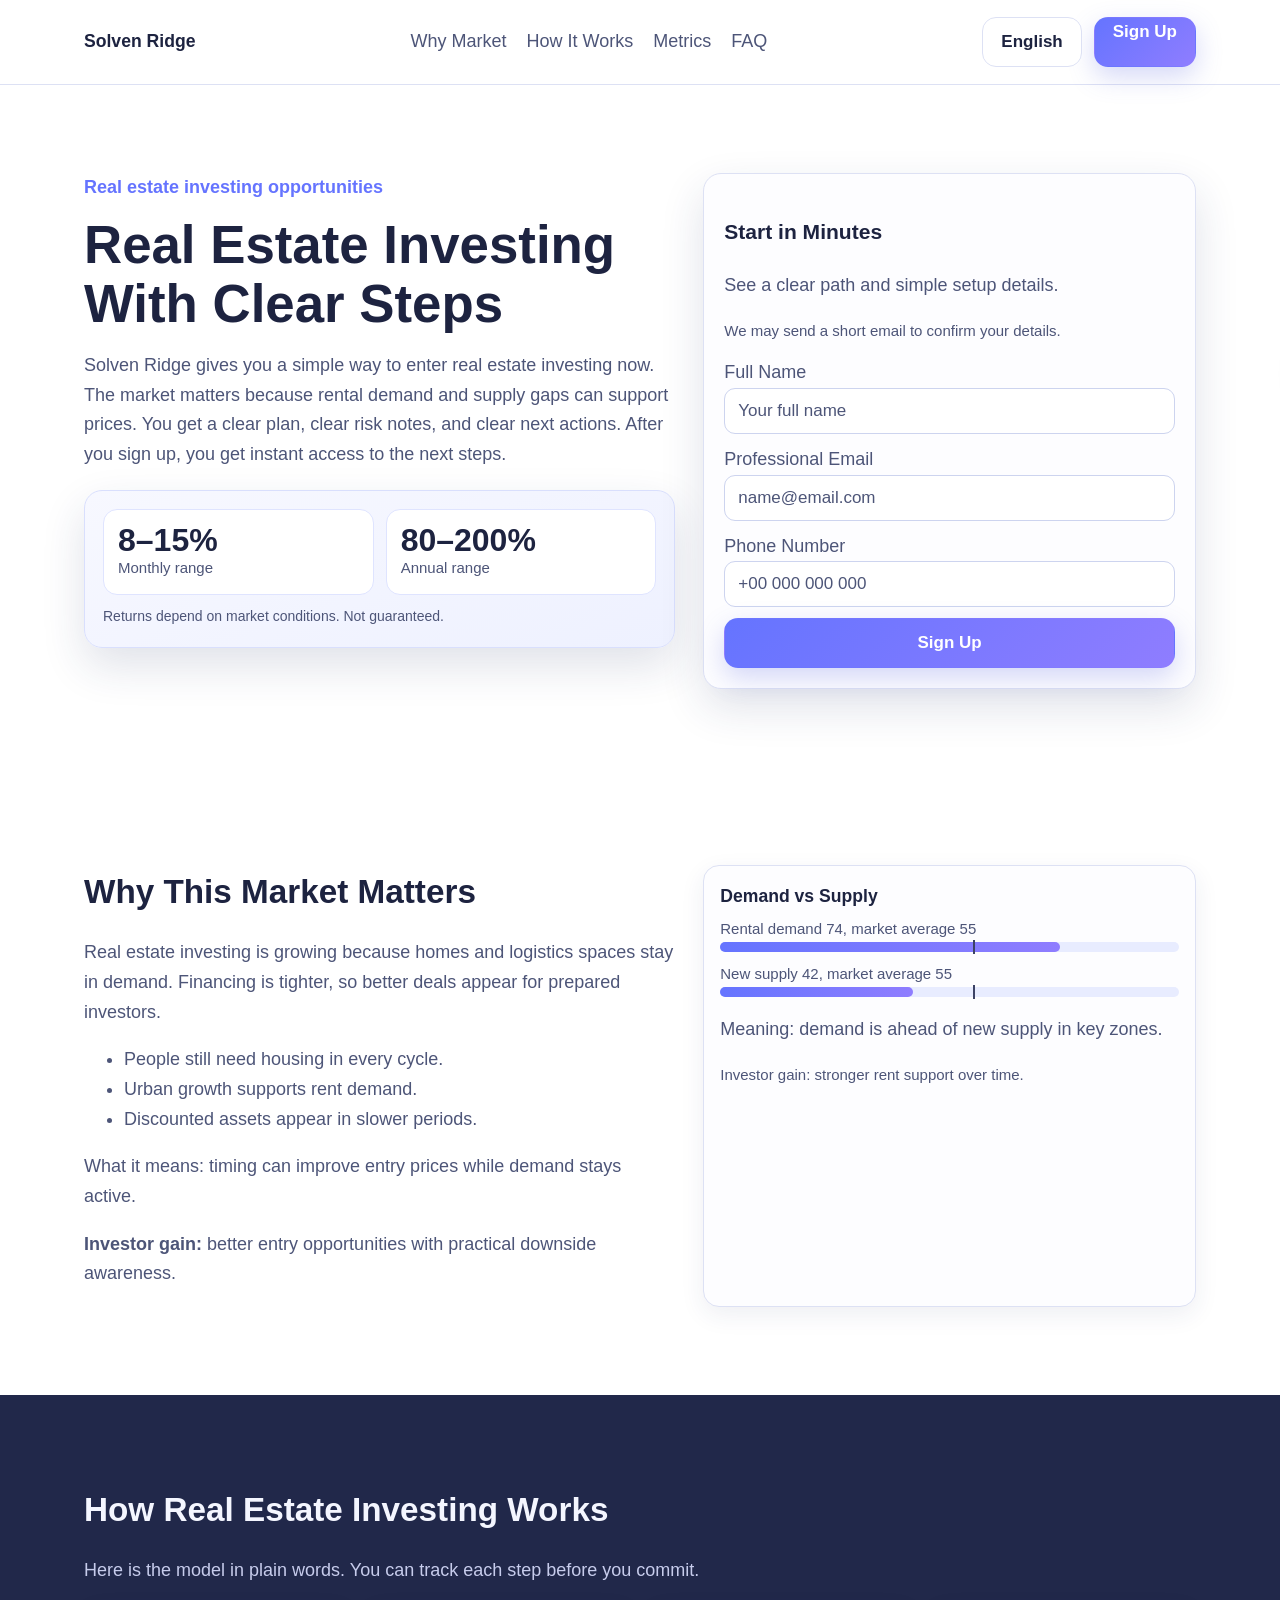
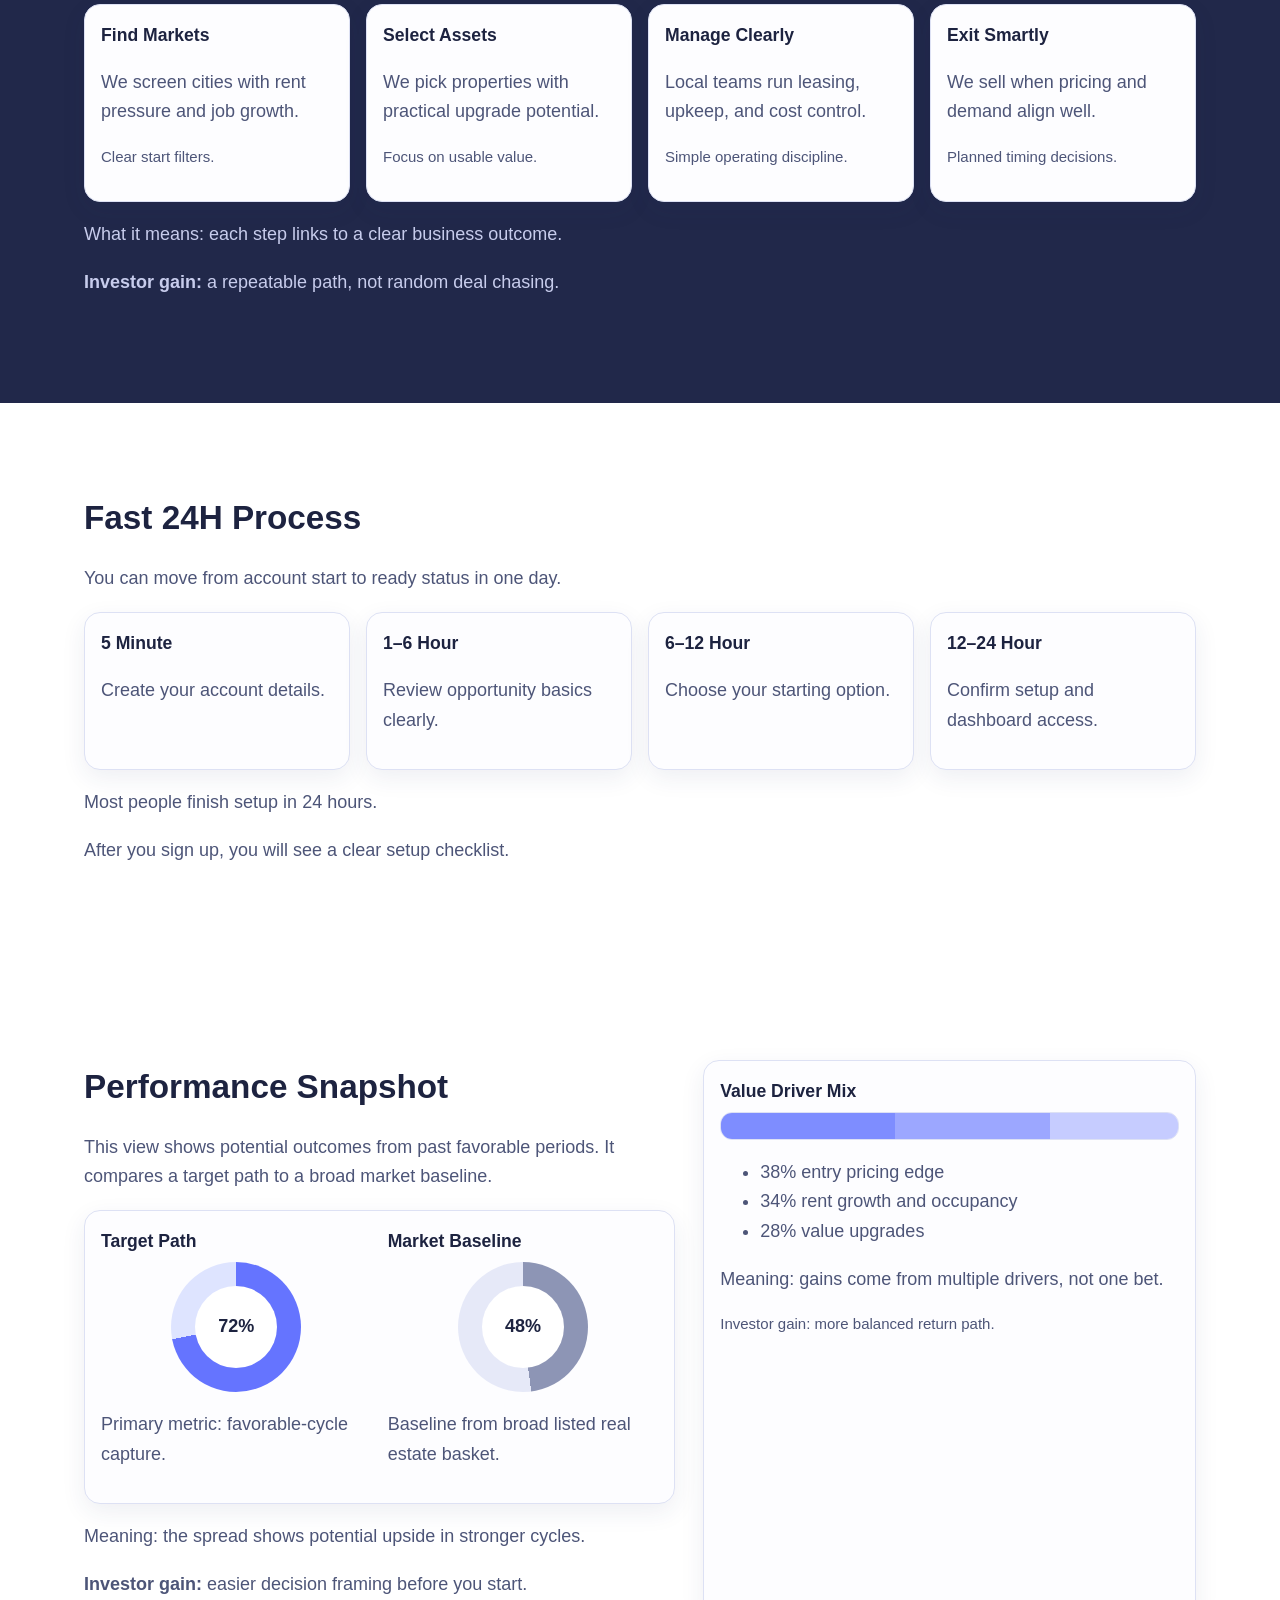
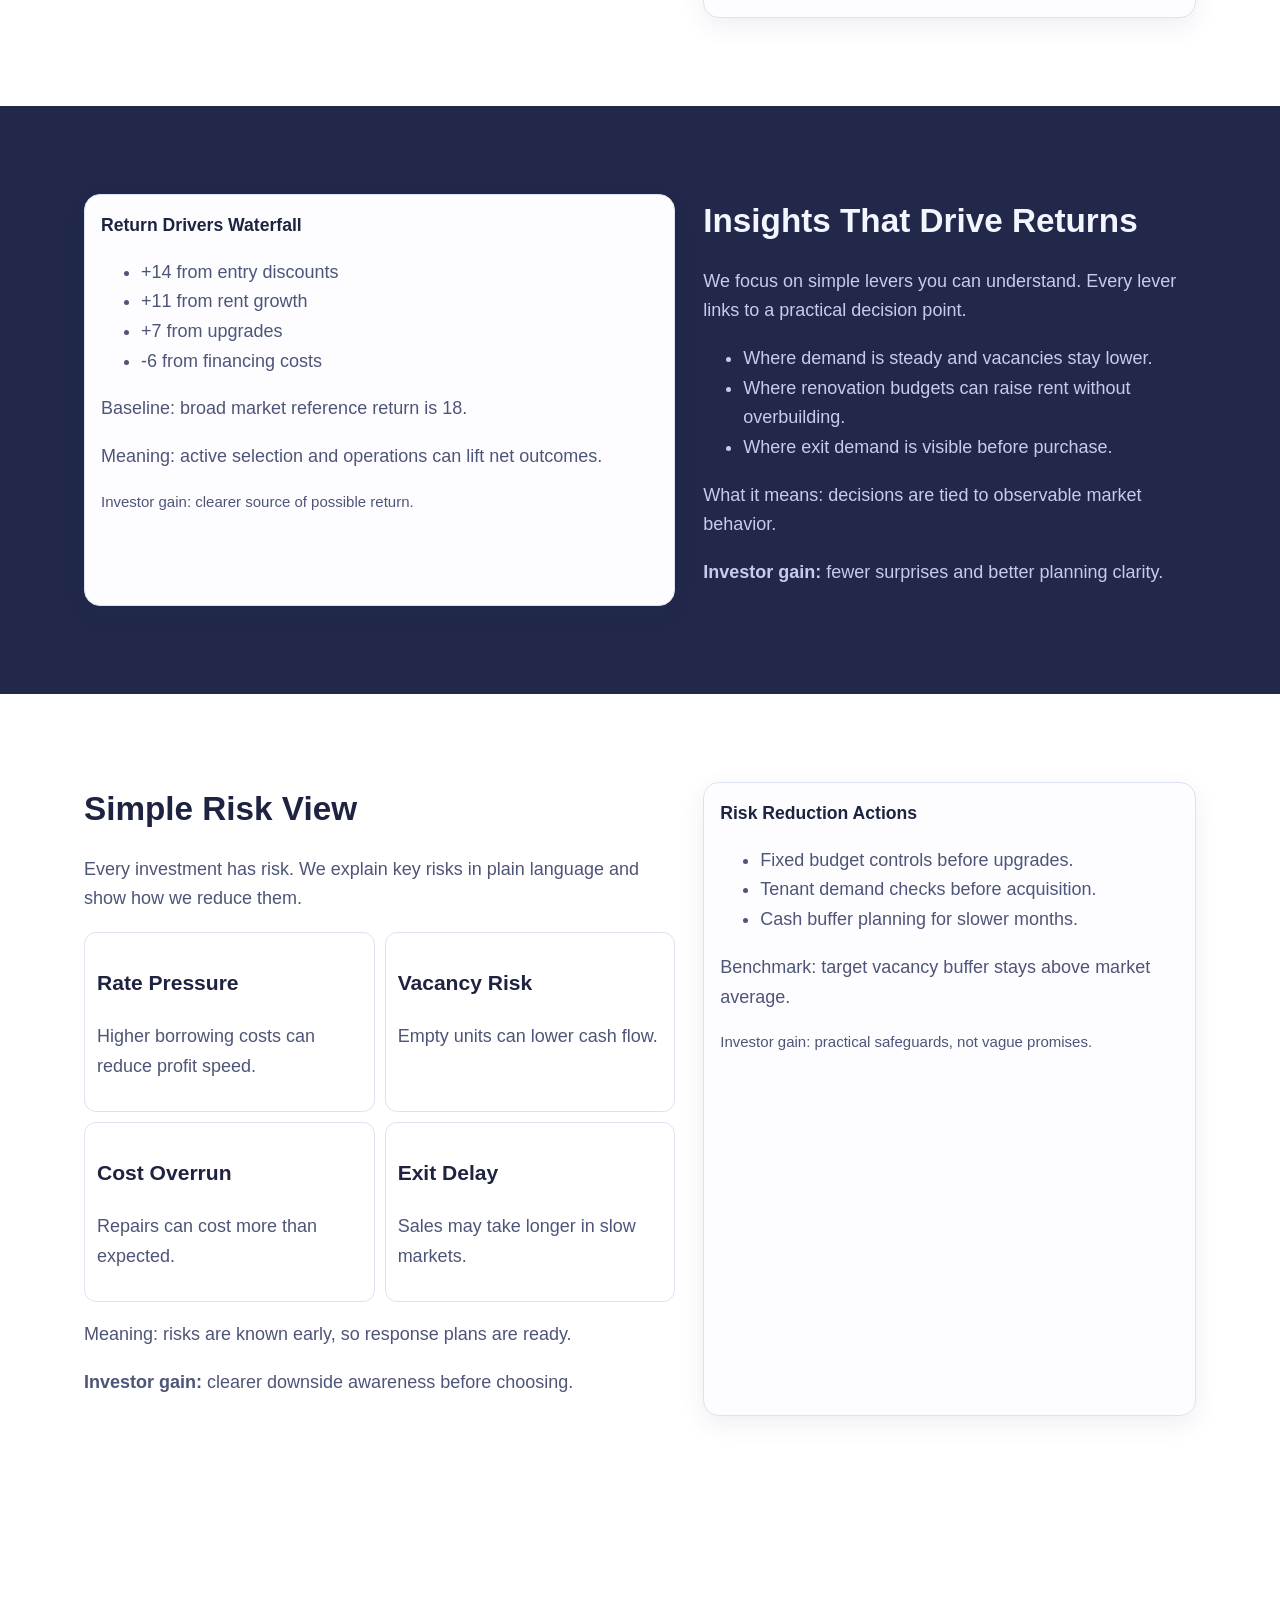
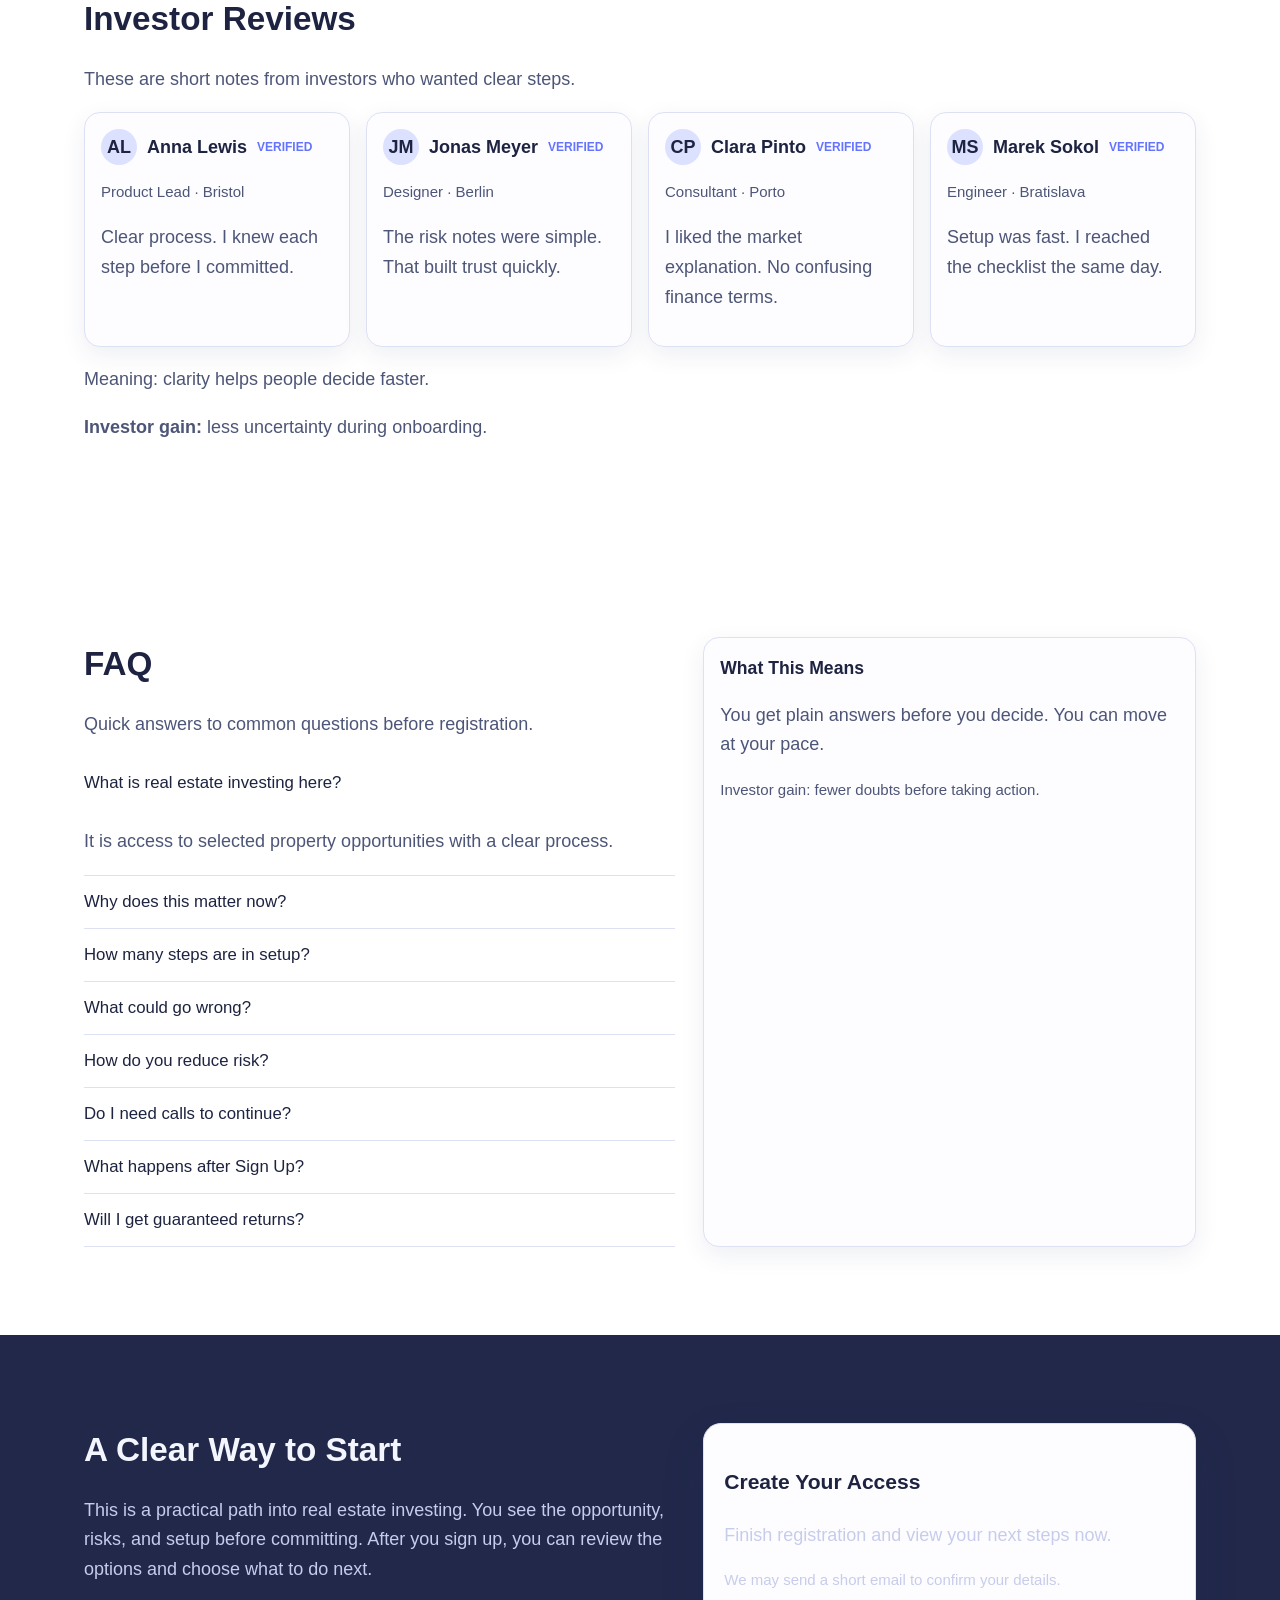
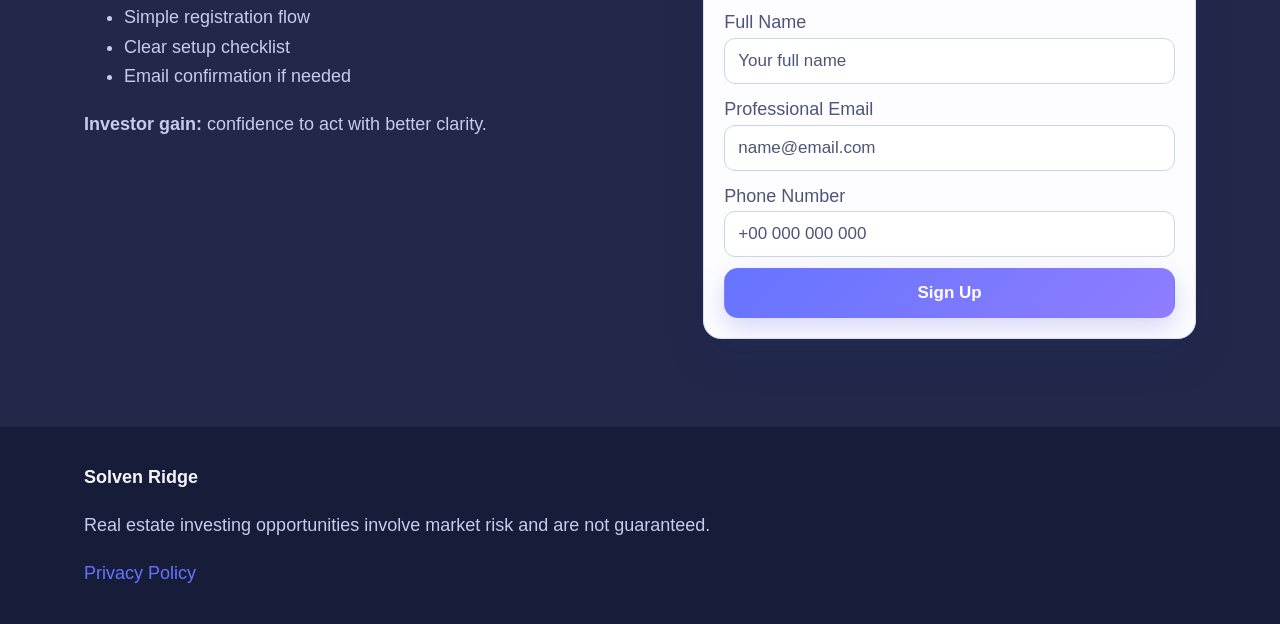
<file: index.html>
<!doctype html><html lang="en"><head><meta charset="UTF-8"><meta name="viewport" content="width=device-width, initial-scale=1.0"><title>Solven Ridge | Real Estate Investing Opportunities (English)</title><meta name="description" content="Real estate investing made clear. See market timing, process, risks, and next steps to sign up."><link rel="canonical" href="https://solvenridge.com/index.html"><link rel="alternate" hreflang="en" href="https://solvenridge.com/index.html"><link rel="alternate" hreflang="de" href="https://solvenridge.com/de/index.html"><link rel="alternate" hreflang="fr" href="https://solvenridge.com/fr/index.html"><link rel="alternate" hreflang="es" href="https://solvenridge.com/es/index.html"><link rel="alternate" hreflang="it" href="https://solvenridge.com/it/index.html"><link rel="alternate" hreflang="tr" href="https://solvenridge.com/tr/index.html"><link rel="alternate" hreflang="pt" href="https://solvenridge.com/pt/index.html"><link rel="alternate" hreflang="ja" href="https://solvenridge.com/jp/index.html"><link rel="alternate" hreflang="sk" href="https://solvenridge.com/sk/index.html"><link rel="alternate" hreflang="nl-BE" href="https://solvenridge.com/be/index.html"><link rel="alternate" hreflang="x-default" href="https://solvenridge.com/index.html"><meta property="og:title" content="Solven Ridge | Real Estate Investing Opportunities"><meta property="og:description" content="Simple and premium real estate investing story with clear next steps."><meta property="og:type" content="website"><meta property="og:url" content="https://solvenridge.com/index.html"><meta name="twitter:card" content="summary_large_image"><meta name="twitter:title" content="Solven Ridge | Real Estate Investing Opportunities"><meta name="twitter:description" content="Understand the opportunity, risks, and setup in plain English."><link rel="stylesheet" href="assets/style.css"></head><body><header class="site-header"><div class="container header-inner"><a class="brand" href="#top">Solven Ridge</a><nav class="main-nav" aria-label="Main"><a href="#market">Why Market</a><a href="#model">How It Works</a><a href="#metrics">Metrics</a><a href="#faq">FAQ</a></nav><div class="header-right"><div class="lang-wrap"><button class="lang-toggle" aria-label="Current language">English</button><div class="lang-menu"><a href="index.html"><span class="flag"><svg viewBox="0 0 60 36"><rect width="60" height="36" fill="#012169"/></svg></span>English</a><a href="de/index.html"><span class="flag"><svg viewBox="0 0 5 3"><rect width="5" height="1" fill="#000"/><rect y="1" width="5" height="1" fill="#d00"/><rect y="2" width="5" height="1" fill="#fc0"/></svg></span>Deutsch</a><a href="fr/index.html"><span class="flag"><svg viewBox="0 0 3 2"><rect width="1" height="2" fill="#0055A4"/><rect x="1" width="1" height="2" fill="#fff"/><rect x="2" width="1" height="2" fill="#EF4135"/></svg></span>Français</a><a href="es/index.html"><span class="flag"><svg viewBox="0 0 3 2"><rect width="3" height="2" fill="#AA151B"/><rect y=".5" width="3" height="1" fill="#F1BF00"/></svg></span>Español</a><a href="it/index.html"><span class="flag"><svg viewBox="0 0 3 2"><rect width="1" height="2" fill="#009246"/><rect x="1" width="1" height="2" fill="#fff"/><rect x="2" width="1" height="2" fill="#CE2B37"/></svg></span>Italiano</a><a href="tr/index.html"><span class="flag"><svg viewBox="0 0 18 12"><rect width="18" height="12" fill="#E30A17"/></svg></span>Türkçe</a><a href="pt/index.html"><span class="flag"><svg viewBox="0 0 3 2"><rect width="1.2" height="2" fill="#046A38"/><rect x="1.2" width="1.8" height="2" fill="#DA291C"/></svg></span>Português</a><a href="jp/index.html"><span class="flag"><svg viewBox="0 0 3 2"><rect width="3" height="2" fill="#fff"/><circle cx="1.5" cy="1" r=".55" fill="#BC002D"/></svg></span>日本語</a><a href="sk/index.html"><span class="flag"><svg viewBox="0 0 3 2"><rect width="3" height="2" fill="#EE1C25"/><rect width="3" height="1.33" fill="#0B4EA2"/><rect width="3" height=".66" fill="#fff"/></svg></span>Slovak</a><a href="be/index.html"><span class="flag"><svg viewBox="0 0 3 2"><rect width="1" height="2" fill="#000"/><rect x="1" width="1" height="2" fill="#FDDA24"/><rect x="2" width="1" height="2" fill="#EF3340"/></svg></span>Nederlands (BE)</a></div></div><a class="btn-primary" href="#signup-final">Sign Up</a><button class="icon-btn burger" aria-label="Open menu">☰</button></div></div></header><div class="drawer-backdrop"></div><aside class="drawer" aria-label="Mobile menu"><button class="icon-btn drawer-close" aria-label="Close menu">✕</button><a href="#market">Why Market</a><a href="#model">How It Works</a><a href="#metrics">Metrics</a><a href="#faq">FAQ</a><div class="lang-wrap"><button class="lang-toggle">English</button><div class="lang-menu"><a href="index.html"><span class="flag"><svg viewBox="0 0 60 36"><rect width="60" height="36" fill="#012169"/></svg></span>English</a><a href="de/index.html"><span class="flag"><svg viewBox="0 0 5 3"><rect width="5" height="1" fill="#000"/><rect y="1" width="5" height="1" fill="#d00"/><rect y="2" width="5" height="1" fill="#fc0"/></svg></span>Deutsch</a><a href="fr/index.html"><span class="flag"><svg viewBox="0 0 3 2"><rect width="1" height="2" fill="#0055A4"/><rect x="1" width="1" height="2" fill="#fff"/><rect x="2" width="1" height="2" fill="#EF4135"/></svg></span>Français</a><a href="es/index.html"><span class="flag"><svg viewBox="0 0 3 2"><rect width="3" height="2" fill="#AA151B"/><rect y=".5" width="3" height="1" fill="#F1BF00"/></svg></span>Español</a><a href="it/index.html"><span class="flag"><svg viewBox="0 0 3 2"><rect width="1" height="2" fill="#009246"/><rect x="1" width="1" height="2" fill="#fff"/><rect x="2" width="1" height="2" fill="#CE2B37"/></svg></span>Italiano</a><a href="tr/index.html"><span class="flag"><svg viewBox="0 0 18 12"><rect width="18" height="12" fill="#E30A17"/></svg></span>Türkçe</a><a href="pt/index.html"><span class="flag"><svg viewBox="0 0 3 2"><rect width="1.2" height="2" fill="#046A38"/><rect x="1.2" width="1.8" height="2" fill="#DA291C"/></svg></span>Português</a><a href="jp/index.html"><span class="flag"><svg viewBox="0 0 3 2"><rect width="3" height="2" fill="#fff"/><circle cx="1.5" cy="1" r=".55" fill="#BC002D"/></svg></span>日本語</a><a href="sk/index.html"><span class="flag"><svg viewBox="0 0 3 2"><rect width="3" height="2" fill="#EE1C25"/><rect width="3" height="1.33" fill="#0B4EA2"/><rect width="3" height=".66" fill="#fff"/></svg></span>Slovak</a><a href="be/index.html"><span class="flag"><svg viewBox="0 0 3 2"><rect width="1" height="2" fill="#000"/><rect x="1" width="1" height="2" fill="#FDDA24"/><rect x="2" width="1" height="2" fill="#EF3340"/></svg></span>Nederlands (BE)</a></div></div><a class="btn-primary" href="#signup-final">Sign Up</a></aside><main id="top"><section class="section light reveal">
  <div class="container hero-grid">
    <div>
      <div class="hero-kicker">Real estate investing opportunities</div>
      <h1>Real Estate Investing With Clear Steps</h1>
      <p>Solven Ridge gives you a simple way to enter real estate investing now. The market matters because rental demand and supply gaps can support prices. You get a clear plan, clear risk notes, and clear next actions. After you sign up, you get instant access to the next steps.</p>
      <div class="perf-panel">
        <div class="perf-grid">
          <div class="perf-box"><div class="perf-num">8–15%</div><div class="perf-label">Monthly range</div></div>
          <div class="perf-box"><div class="perf-num">80–200%</div><div class="perf-label">Annual range</div></div>
        </div>
        <div class="perf-note">Returns depend on market conditions. Not guaranteed.</div>
      </div>
    </div>
    <form class="form-card" aria-label="Hero sign up form">
      <h3>Start in Minutes</h3>
      <p class="form-sub">See a clear path and simple setup details.</p>
      <p class="muted">We may send a short email to confirm your details.</p>
      <div class="form-stack">
        <label>Full Name<input placeholder="Your full name" required></label>
        <label>Professional Email<input type="email" placeholder="name@email.com" required></label>
        <label>Phone Number<input type="tel" placeholder="+00 000 000 000" required></label>
        <button class="btn-primary" type="submit">Sign Up</button>
      </div>
    </form>
  </div>
</section>
<section id="market" class="section light reveal"><div class="container split-2"><div>
  <h2>Why This Market Matters</h2>
  <p>Real estate investing is growing because homes and logistics spaces stay in demand. Financing is tighter, so better deals appear for prepared investors.</p>
  <ul><li>People still need housing in every cycle.</li><li>Urban growth supports rent demand.</li><li>Discounted assets appear in slower periods.</li></ul>
  <p>What it means: timing can improve entry prices while demand stays active.</p>
  <p><strong>Investor gain:</strong> better entry opportunities with practical downside awareness.</p>
</div><div class="card">
  <h3>Demand vs Supply</h3>
  <div class="bar-compare">
    <div class="row"><div class="legend">Rental demand 74, market average 55</div><div class="track"><div class="fill" style="width:74%"></div><span class="benchmark"></span></div></div>
    <div class="row"><div class="legend">New supply 42, market average 55</div><div class="track"><div class="fill" style="width:42%"></div><span class="benchmark"></span></div></div>
  </div>
  <p>Meaning: demand is ahead of new supply in key zones.</p>
  <p class="muted">Investor gain: stronger rent support over time.</p>
</div></div></section>
<section id="model" class="section dark reveal"><div class="container">
  <h2>How Real Estate Investing Works</h2><p>Here is the model in plain words. You can track each step before you commit.</p>
  <div class="card-grid-4">
    <article class="card"><h3>Find Markets</h3><p>We screen cities with rent pressure and job growth.</p><p class="muted">Clear start filters.</p></article>
    <article class="card"><h3>Select Assets</h3><p>We pick properties with practical upgrade potential.</p><p class="muted">Focus on usable value.</p></article>
    <article class="card"><h3>Manage Clearly</h3><p>Local teams run leasing, upkeep, and cost control.</p><p class="muted">Simple operating discipline.</p></article>
    <article class="card"><h3>Exit Smartly</h3><p>We sell when pricing and demand align well.</p><p class="muted">Planned timing decisions.</p></article>
  </div>
  <p>What it means: each step links to a clear business outcome.</p><p><strong>Investor gain:</strong> a repeatable path, not random deal chasing.</p>
</div></section>
<section class="section light reveal"><div class="container">
  <h2>Fast 24H Process</h2>
  <p>You can move from account start to ready status in one day.</p>
  <div class="card-grid-4">
    <div class="card"><h3>5 Minute</h3><p>Create your account details.</p></div>
    <div class="card"><h3>1–6 Hour</h3><p>Review opportunity basics clearly.</p></div>
    <div class="card"><h3>6–12 Hour</h3><p>Choose your starting option.</p></div>
    <div class="card"><h3>12–24 Hour</h3><p>Confirm setup and dashboard access.</p></div>
  </div>
  <p>Most people finish setup in 24 hours.</p>
  <p>After you sign up, you will see a clear setup checklist.</p>
</div></section>
<section id="metrics" class="section light reveal"><div class="container split-2"><div>
  <h2>Performance Snapshot</h2>
  <p>This view shows potential outcomes from past favorable periods. It compares a target path to a broad market baseline.</p>
  <div class="card chart-grid">
    <div><h3>Target Path</h3><div class="ring"><span>72%</span></div><p>Primary metric: favorable-cycle capture.</p></div>
    <div><h3>Market Baseline</h3><div class="ring" style="background:conic-gradient(#8d95b5 0 48%, #e6e9f8 48% 100%)"><span>48%</span></div><p>Baseline from broad listed real estate basket.</p></div>
  </div>
  <p>Meaning: the spread shows potential upside in stronger cycles.</p>
  <p><strong>Investor gain:</strong> easier decision framing before you start.</p>
</div><div class="card">
  <h3>Value Driver Mix</h3>
  <div class="stack-bar"><span class="seg-a"></span><span class="seg-b"></span><span class="seg-c"></span></div>
  <ul><li>38% entry pricing edge</li><li>34% rent growth and occupancy</li><li>28% value upgrades</li></ul>
  <p>Meaning: gains come from multiple drivers, not one bet.</p>
  <p class="muted">Investor gain: more balanced return path.</p>
</div></div></section>
<section class="section dark reveal"><div class="container split-2"><div class="card">
  <h3>Return Drivers Waterfall</h3>
  <ul><li>+14 from entry discounts</li><li>+11 from rent growth</li><li>+7 from upgrades</li><li>-6 from financing costs</li></ul>
  <p>Baseline: broad market reference return is 18.</p>
  <p>Meaning: active selection and operations can lift net outcomes.</p>
  <p class="muted">Investor gain: clearer source of possible return.</p>
</div><div>
  <h2>Insights That Drive Returns</h2>
  <p>We focus on simple levers you can understand. Every lever links to a practical decision point.</p>
  <ul><li>Where demand is steady and vacancies stay lower.</li><li>Where renovation budgets can raise rent without overbuilding.</li><li>Where exit demand is visible before purchase.</li></ul>
  <p>What it means: decisions are tied to observable market behavior.</p>
  <p><strong>Investor gain:</strong> fewer surprises and better planning clarity.</p>
</div></div></section>
<section class="section light reveal"><div class="container split-2"><div>
  <h2>Simple Risk View</h2>
  <p>Every investment has risk. We explain key risks in plain language and show how we reduce them.</p>
  <div class="risk-matrix">
    <div class="risk-cell"><h3>Rate Pressure</h3><p>Higher borrowing costs can reduce profit speed.</p></div>
    <div class="risk-cell"><h3>Vacancy Risk</h3><p>Empty units can lower cash flow.</p></div>
    <div class="risk-cell"><h3>Cost Overrun</h3><p>Repairs can cost more than expected.</p></div>
    <div class="risk-cell"><h3>Exit Delay</h3><p>Sales may take longer in slow markets.</p></div>
  </div>
  <p>Meaning: risks are known early, so response plans are ready.</p>
  <p><strong>Investor gain:</strong> clearer downside awareness before choosing.</p>
</div><div class="card">
  <h3>Risk Reduction Actions</h3>
  <ul><li>Fixed budget controls before upgrades.</li><li>Tenant demand checks before acquisition.</li><li>Cash buffer planning for slower months.</li></ul>
  <p>Benchmark: target vacancy buffer stays above market average.</p>
  <p class="muted">Investor gain: practical safeguards, not vague promises.</p>
</div></div></section>
<section class="section light reveal"><div class="container">
  <h2>Investor Reviews</h2>
  <p>These are short notes from investors who wanted clear steps.</p>
  <div class="card-grid-4">
    <article class="card"><div class="reviewer"><span class="avatar">AL</span><strong>Anna Lewis</strong><span class="verified">VERIFIED</span></div><p class="muted">Product Lead · Bristol</p><p>Clear process. I knew each step before I committed.</p></article>
    <article class="card"><div class="reviewer"><span class="avatar">JM</span><strong>Jonas Meyer</strong><span class="verified">VERIFIED</span></div><p class="muted">Designer · Berlin</p><p>The risk notes were simple. That built trust quickly.</p></article>
    <article class="card"><div class="reviewer"><span class="avatar">CP</span><strong>Clara Pinto</strong><span class="verified">VERIFIED</span></div><p class="muted">Consultant · Porto</p><p>I liked the market explanation. No confusing finance terms.</p></article>
    <article class="card"><div class="reviewer"><span class="avatar">MS</span><strong>Marek Sokol</strong><span class="verified">VERIFIED</span></div><p class="muted">Engineer · Bratislava</p><p>Setup was fast. I reached the checklist the same day.</p></article>
  </div>
  <p>Meaning: clarity helps people decide faster.</p><p><strong>Investor gain:</strong> less uncertainty during onboarding.</p>
</div></section>
<section id="faq" class="section light reveal"><div class="container split-2"><div>
  <h2>FAQ</h2><p>Quick answers to common questions before registration.</p>
  <div class="faq-list">
    <div class="faq-item open"><button class="faq-q">What is real estate investing here?</button><div class="faq-a"><p>It is access to selected property opportunities with a clear process.</p></div></div>
    <div class="faq-item"><button class="faq-q">Why does this matter now?</button><div class="faq-a"><p>Supply gaps and rent demand can create better entry windows today.</p></div></div>
    <div class="faq-item"><button class="faq-q">How many steps are in setup?</button><div class="faq-a"><p>Four simple steps, usually completed within 24 hours.</p></div></div>
    <div class="faq-item"><button class="faq-q">What could go wrong?</button><div class="faq-a"><p>Rates, vacancies, and repair costs can hurt returns in weaker periods.</p></div></div>
    <div class="faq-item"><button class="faq-q">How do you reduce risk?</button><div class="faq-a"><p>We use market checks, budget controls, and reserve planning.</p></div></div>
    <div class="faq-item"><button class="faq-q">Do I need calls to continue?</button><div class="faq-a"><p>No. The next step is registration and on-screen checklist guidance.</p></div></div>
    <div class="faq-item"><button class="faq-q">What happens after Sign Up?</button><div class="faq-a"><p>After you sign up, you can review the options and choose what to do next.</p></div></div>
    <div class="faq-item"><button class="faq-q">Will I get guaranteed returns?</button><div class="faq-a"><p>No. Returns depend on market conditions and are never guaranteed.</p></div></div>
  </div>
</div><div class="card">
  <h3>What This Means</h3>
  <p>You get plain answers before you decide. You can move at your pace.</p>
  <p class="muted">Investor gain: fewer doubts before taking action.</p>
</div></div></section>
<section id="signup-final" class="section dark reveal"><div class="container hero-grid"><div>
  <h2>A Clear Way to Start</h2>
  <p>This is a practical path into real estate investing. You see the opportunity, risks, and setup before committing. After you sign up, you can review the options and choose what to do next.</p>
  <ul><li>Simple registration flow</li><li>Clear setup checklist</li><li>Email confirmation if needed</li></ul>
  <p><strong>Investor gain:</strong> confidence to act with better clarity.</p>
</div>
<form class="form-card" aria-label="Final sign up form">
  <h3>Create Your Access</h3>
  <p class="form-sub">Finish registration and view your next steps now.</p>
  <p class="muted">We may send a short email to confirm your details.</p>
  <div class="form-stack">
    <label>Full Name<input placeholder="Your full name" required></label>
    <label>Professional Email<input type="email" placeholder="name@email.com" required></label>
    <label>Phone Number<input type="tel" placeholder="+00 000 000 000" required></label>
    <button class="btn-primary" type="submit">Sign Up</button>
  </div>
</form>
</div></section>
</main><footer class="footer"><div class="container"><strong>Solven Ridge</strong><p>Real estate investing opportunities involve market risk and are not guaranteed.</p><a href="#" data-open-privacy>Privacy Policy</a></div><div class="sr-links"><a href="index.html">English</a><a href="de/index.html">Deutsch</a><a href="fr/index.html">Français</a><a href="es/index.html">Español</a><a href="it/index.html">Italiano</a><a href="tr/index.html">Türkçe</a><a href="pt/index.html">Português</a><a href="jp/index.html">日本語</a><a href="sk/index.html">Slovak</a><a href="be/index.html">Nederlands (BE)</a></div></footer><div class="modal" aria-hidden="true"><div class="modal-card"><div class="modal-head"><h2>Privacy Policy</h2><button class="icon-btn" data-close-modal aria-label="Close privacy modal">✕</button></div><p><strong>Introduction:</strong> We explain what data we collect and why.</p><p><strong>Data collection:</strong> We collect name, email, phone, and usage actions.</p><p><strong>Legal basis:</strong> We process data for consent, service delivery, and legal duties.</p><p><strong>Cookies:</strong> Cookies help basic site functions and performance insights.</p><p><strong>Retention:</strong> We keep records only as long as needed for service and law.</p><p><strong>Third-party sharing:</strong> We share data with vetted providers for hosting and email.</p><p><strong>Security:</strong> We use access controls and encryption in transit.</p><p><strong>User rights:</strong> You can request access, correction, deletion, and limits on use.</p><p><strong>International transfers:</strong> Some providers process data across borders with safeguards.</p><p><strong>Industry risk disclosure:</strong> Investing can lose value in weak market periods.</p><p><strong>Contact:</strong> privacy@solvenridge.com handles policy questions.</p><div class="modal-foot"><button class="icon-btn" data-close-modal>Close</button></div></div></div><script type="application/ld+json">{"@context":"https://schema.org","@graph":[{"@type":"Organization","name":"Solven Ridge","url":"https://solvenridge.com"},{"@type":"WebSite","name":"Solven Ridge","url":"https://solvenridge.com"},{"@type":"FAQPage","mainEntity":[{"@type":"Question","name":"What happens after Sign Up?","acceptedAnswer":{"@type":"Answer","text":"After you sign up, you can review the options and choose what to do next."}}]},{"@type":"Review","author":{"@type":"Person","name":"Anna Lewis"},"reviewBody":"Clear process and fast setup.","reviewRating":{"@type":"Rating","ratingValue":"5","bestRating":"5"}}]}</script><script src="assets/app.js" defer></script></body></html>
</file>
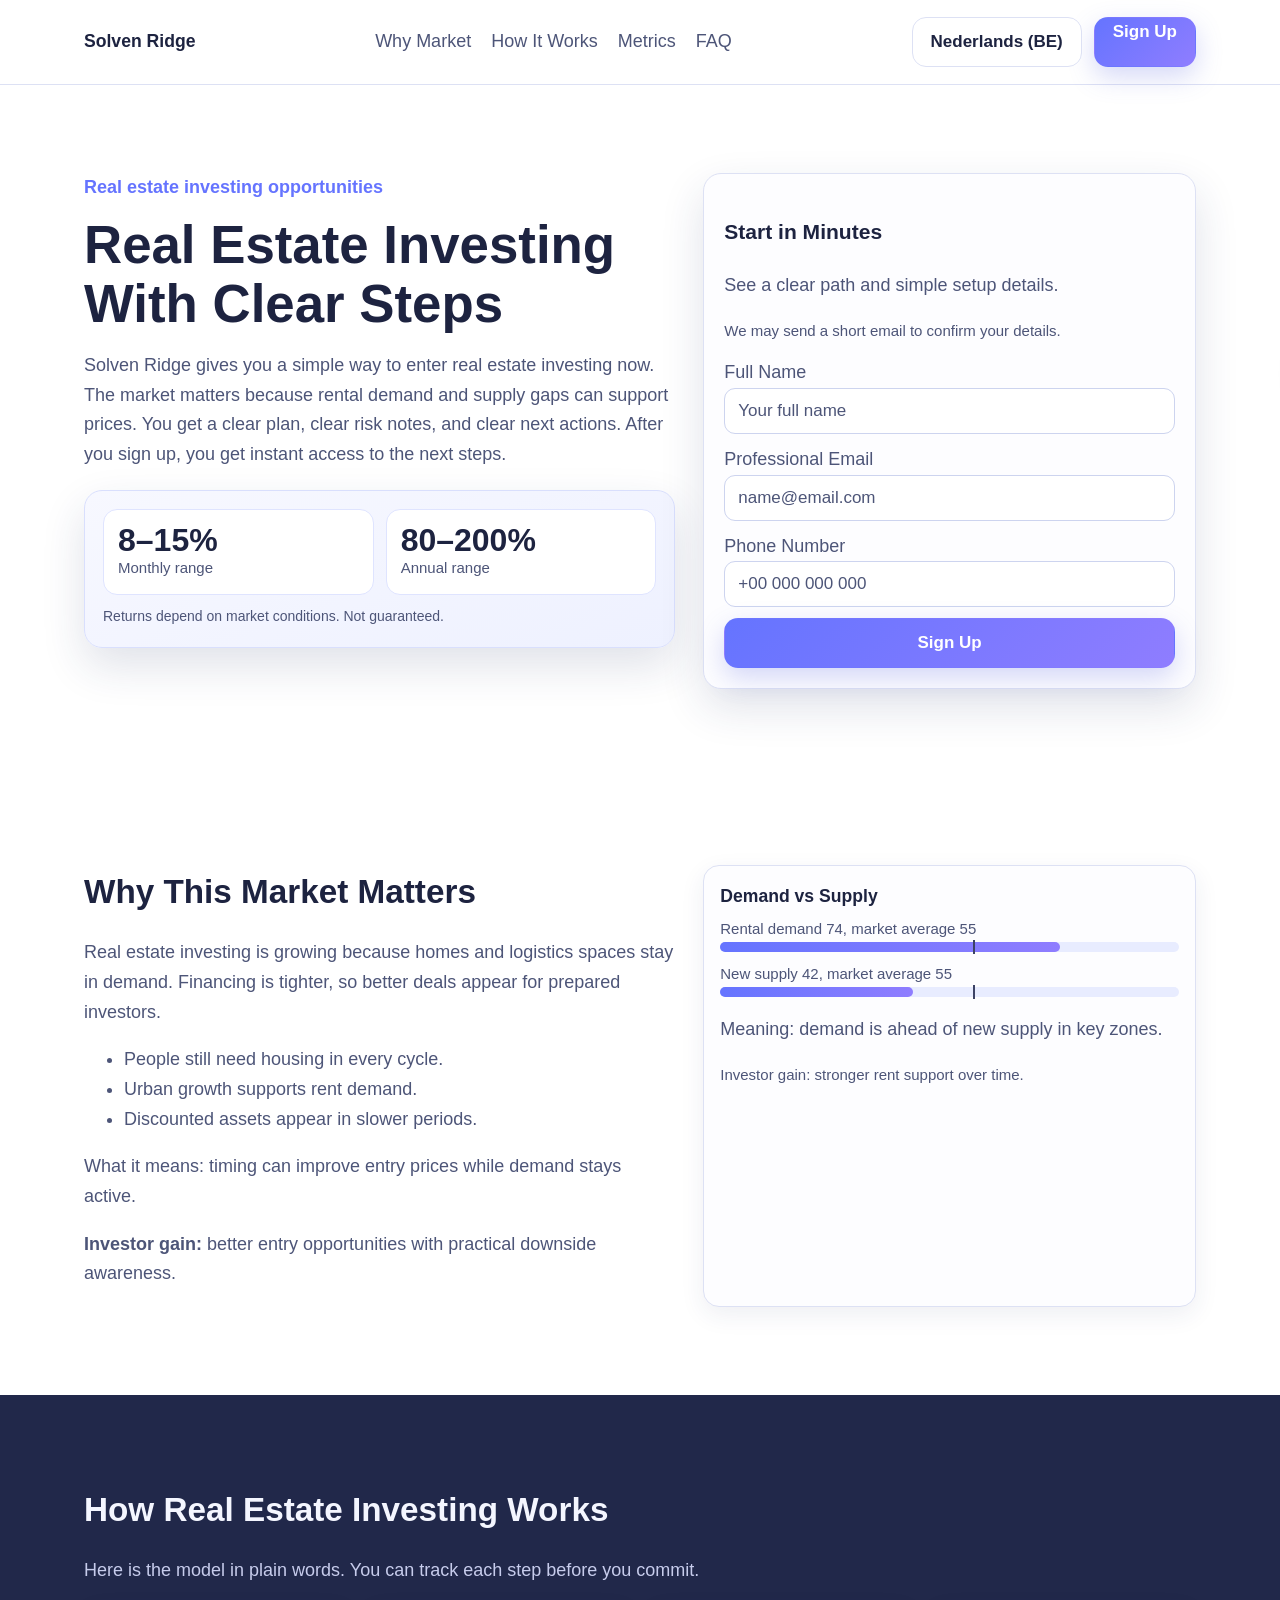
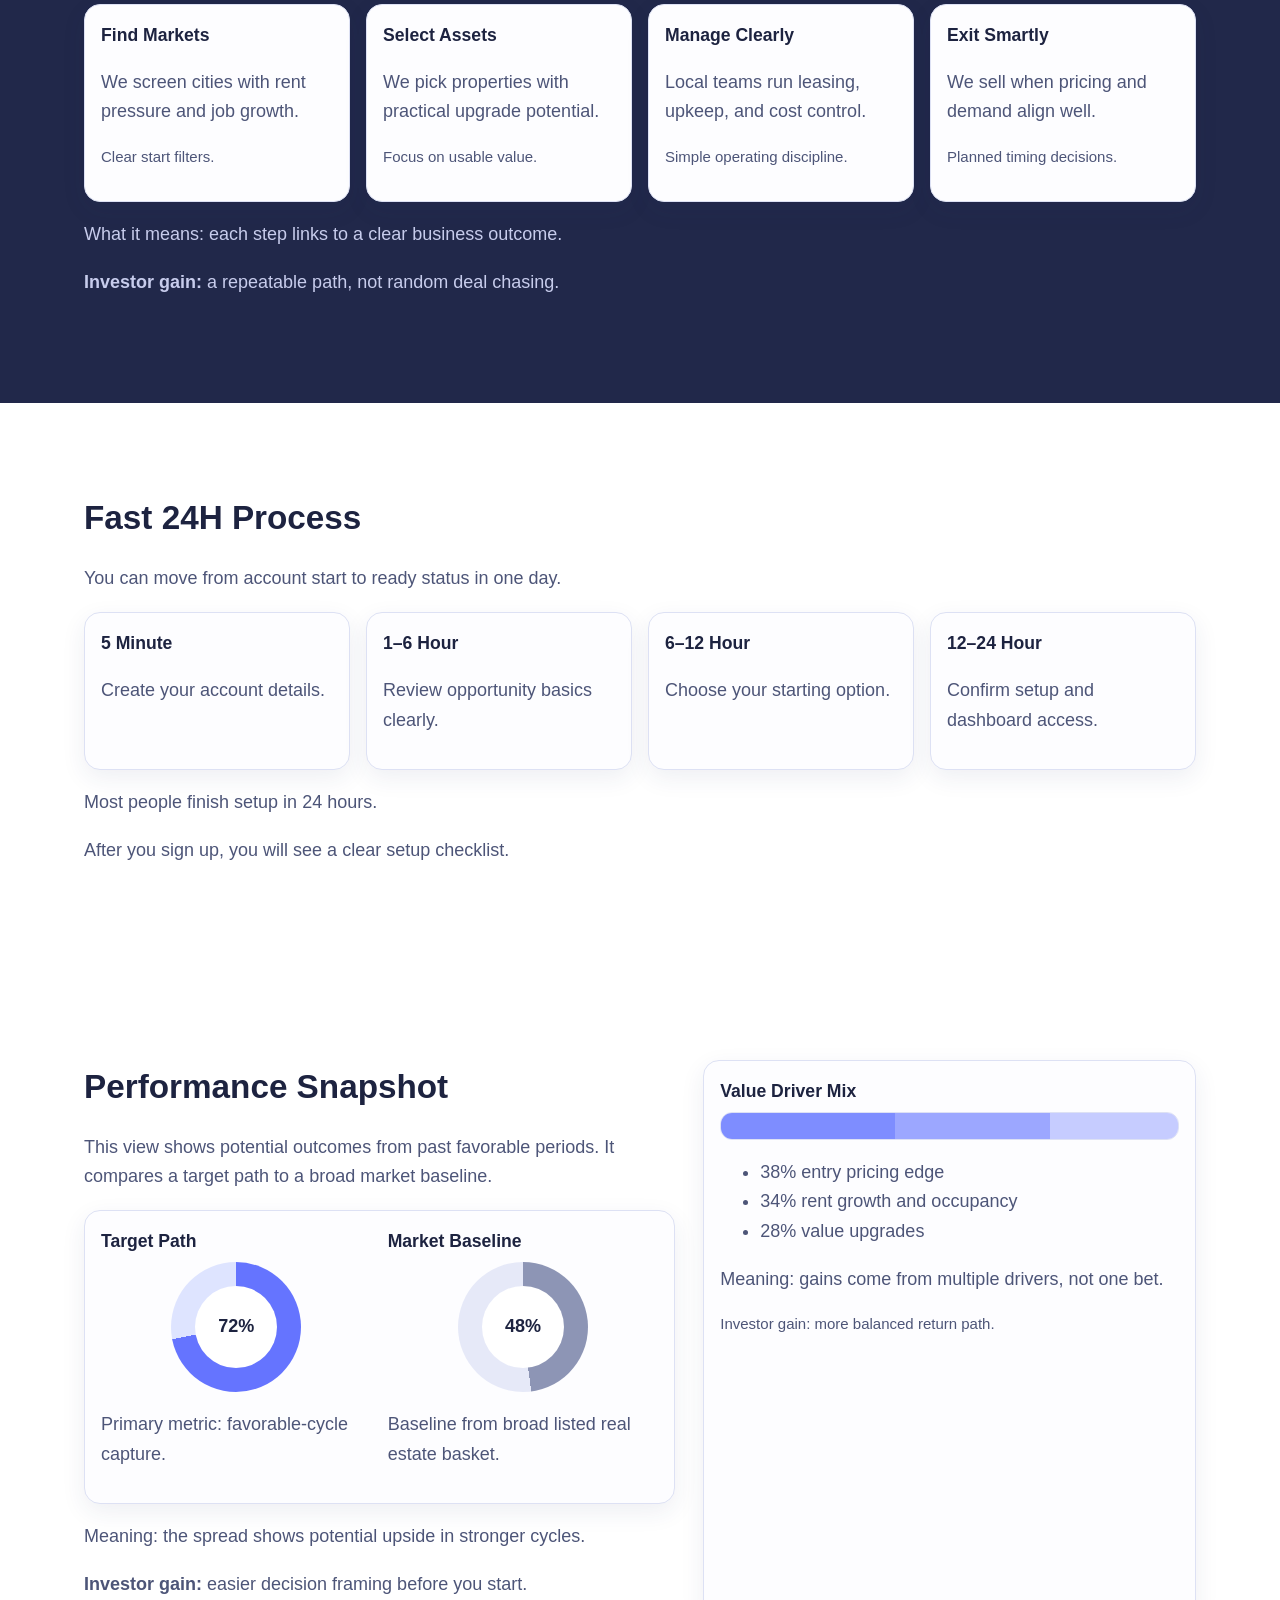
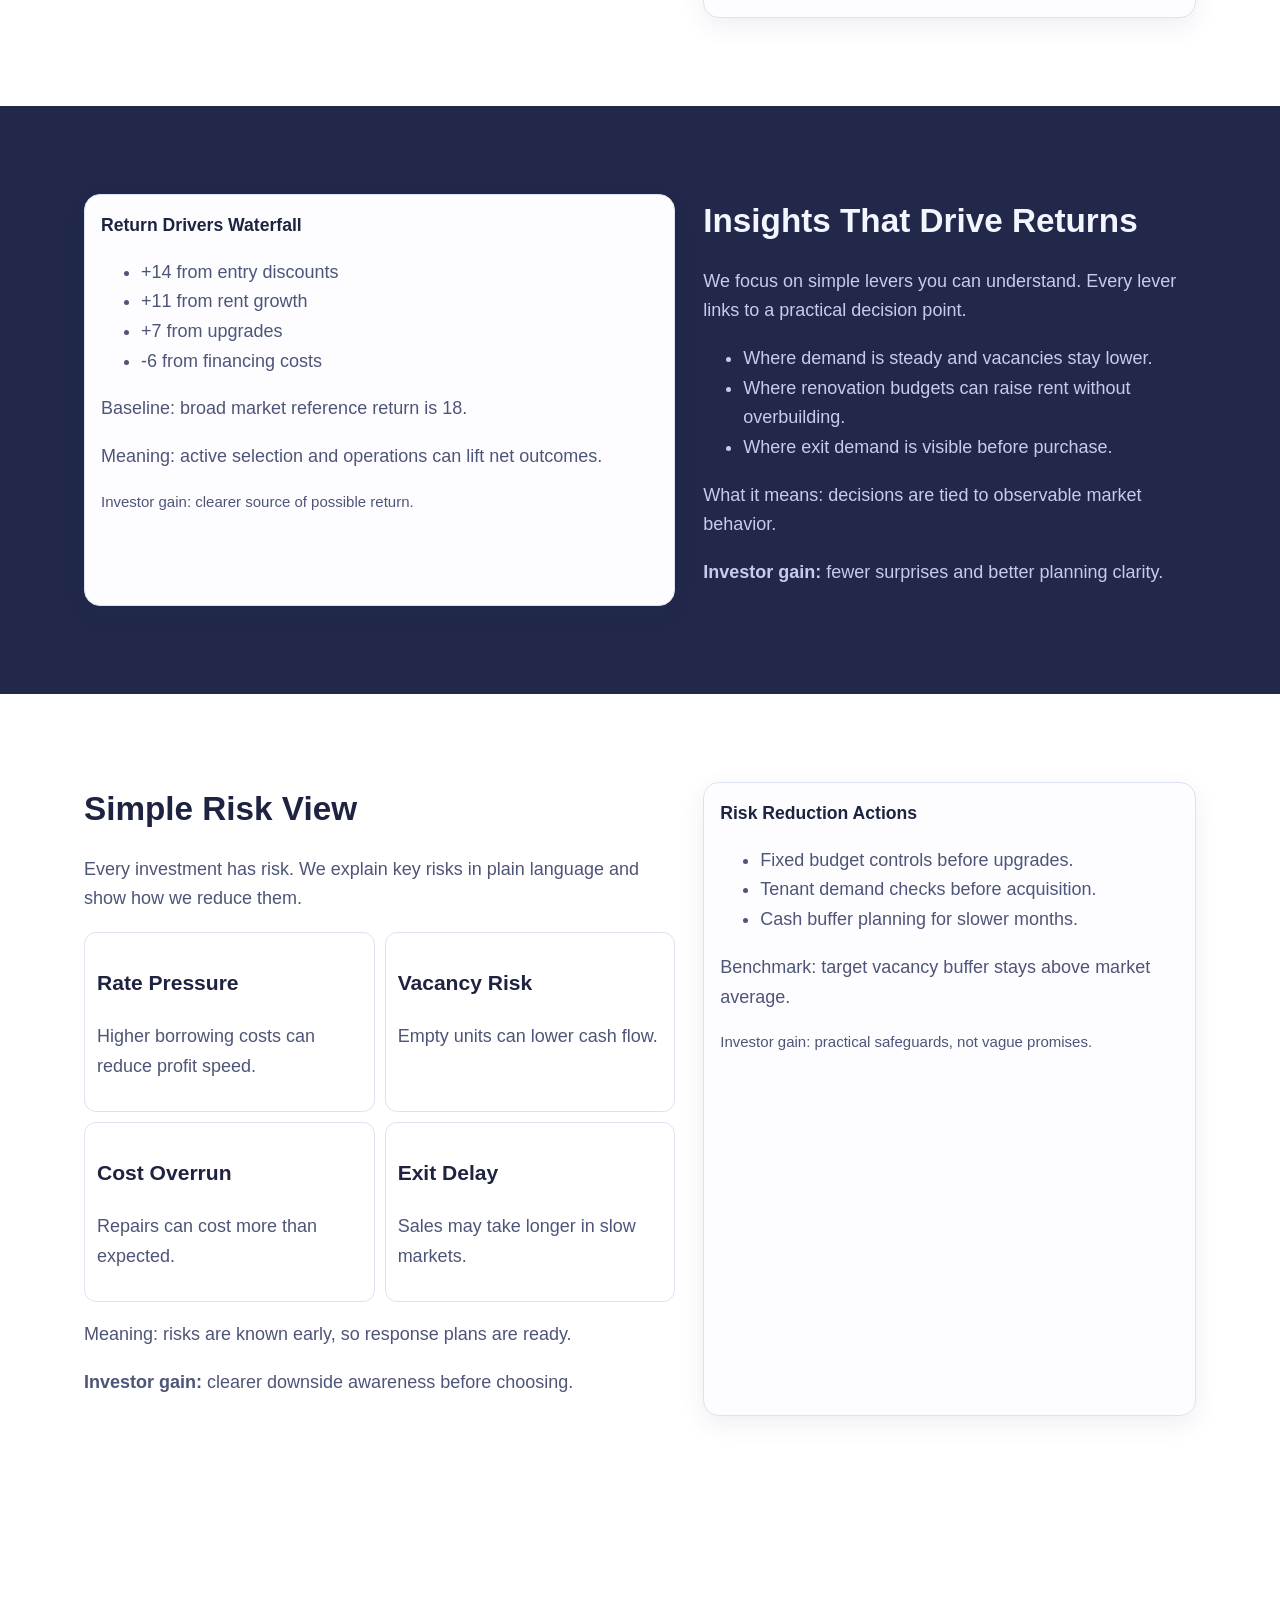
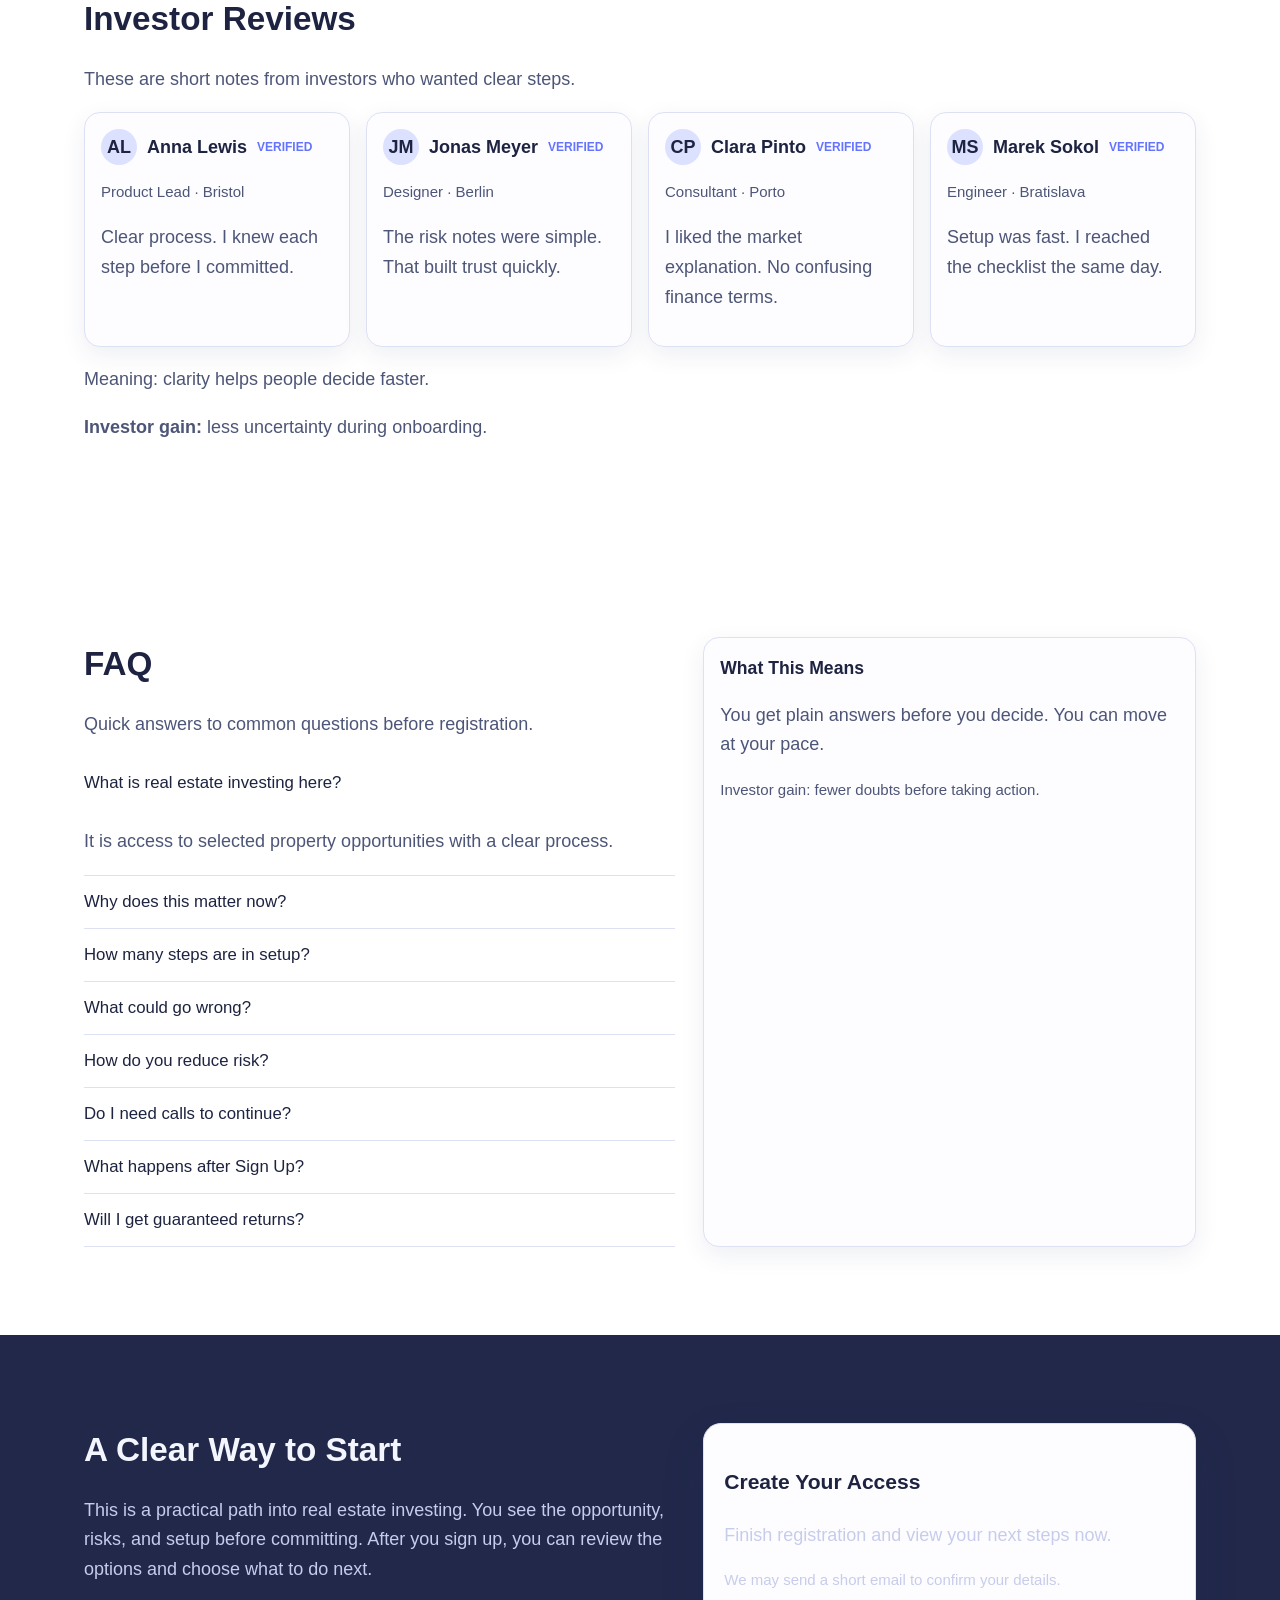
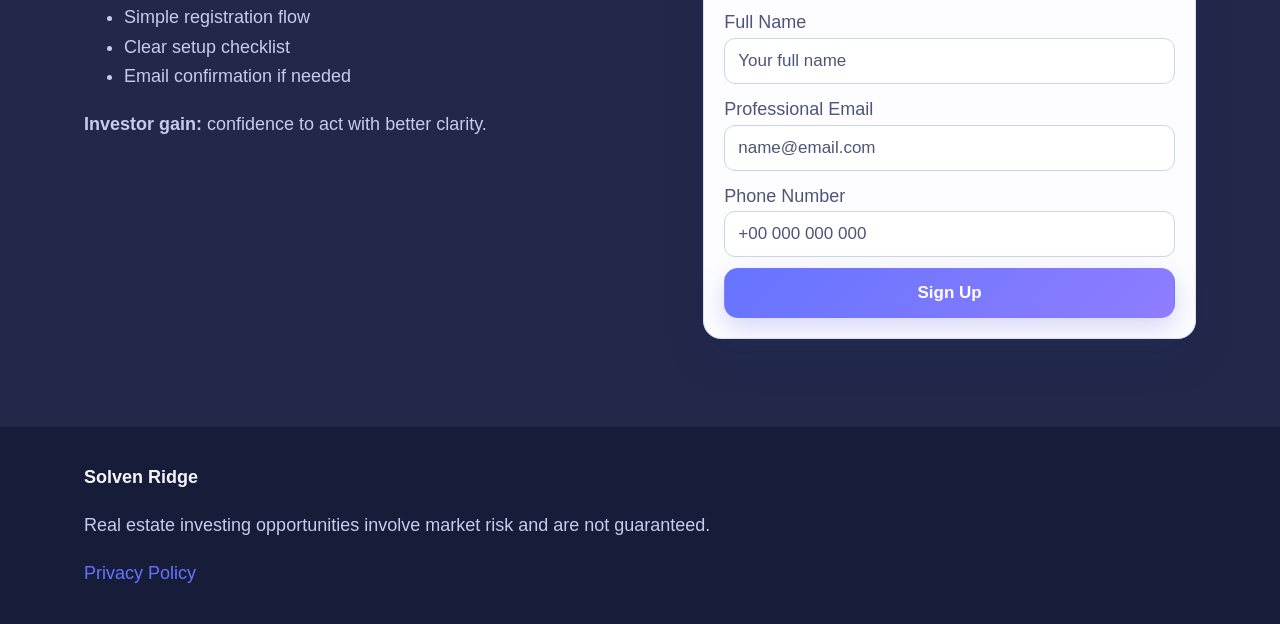
<file: be/index.html>
<!doctype html><html lang="en"><head><meta charset="UTF-8"><meta name="viewport" content="width=device-width, initial-scale=1.0"><title>Solven Ridge | Real Estate Investing Opportunities (Nederlands (BE))</title><meta name="description" content="Real estate investing made clear. See market timing, process, risks, and next steps to sign up."><link rel="canonical" href="https://solvenridge.com/be/index.html"><link rel="alternate" hreflang="en" href="https://solvenridge.com/index.html"><link rel="alternate" hreflang="de" href="https://solvenridge.com/de/index.html"><link rel="alternate" hreflang="fr" href="https://solvenridge.com/fr/index.html"><link rel="alternate" hreflang="es" href="https://solvenridge.com/es/index.html"><link rel="alternate" hreflang="it" href="https://solvenridge.com/it/index.html"><link rel="alternate" hreflang="tr" href="https://solvenridge.com/tr/index.html"><link rel="alternate" hreflang="pt" href="https://solvenridge.com/pt/index.html"><link rel="alternate" hreflang="ja" href="https://solvenridge.com/jp/index.html"><link rel="alternate" hreflang="sk" href="https://solvenridge.com/sk/index.html"><link rel="alternate" hreflang="nl-BE" href="https://solvenridge.com/be/index.html"><link rel="alternate" hreflang="x-default" href="https://solvenridge.com/index.html"><meta property="og:title" content="Solven Ridge | Real Estate Investing Opportunities"><meta property="og:description" content="Simple and premium real estate investing story with clear next steps."><meta property="og:type" content="website"><meta property="og:url" content="https://solvenridge.com/be/index.html"><meta name="twitter:card" content="summary_large_image"><meta name="twitter:title" content="Solven Ridge | Real Estate Investing Opportunities"><meta name="twitter:description" content="Understand the opportunity, risks, and setup in plain English."><link rel="stylesheet" href="../assets/style.css"></head><body><header class="site-header"><div class="container header-inner"><a class="brand" href="#top">Solven Ridge</a><nav class="main-nav" aria-label="Main"><a href="#market">Why Market</a><a href="#model">How It Works</a><a href="#metrics">Metrics</a><a href="#faq">FAQ</a></nav><div class="header-right"><div class="lang-wrap"><button class="lang-toggle" aria-label="Current language">Nederlands (BE)</button><div class="lang-menu"><a href="../index.html"><span class="flag"><svg viewBox="0 0 60 36"><rect width="60" height="36" fill="#012169"/></svg></span>English</a><a href="../de/index.html"><span class="flag"><svg viewBox="0 0 5 3"><rect width="5" height="1" fill="#000"/><rect y="1" width="5" height="1" fill="#d00"/><rect y="2" width="5" height="1" fill="#fc0"/></svg></span>Deutsch</a><a href="../fr/index.html"><span class="flag"><svg viewBox="0 0 3 2"><rect width="1" height="2" fill="#0055A4"/><rect x="1" width="1" height="2" fill="#fff"/><rect x="2" width="1" height="2" fill="#EF4135"/></svg></span>Français</a><a href="../es/index.html"><span class="flag"><svg viewBox="0 0 3 2"><rect width="3" height="2" fill="#AA151B"/><rect y=".5" width="3" height="1" fill="#F1BF00"/></svg></span>Español</a><a href="../it/index.html"><span class="flag"><svg viewBox="0 0 3 2"><rect width="1" height="2" fill="#009246"/><rect x="1" width="1" height="2" fill="#fff"/><rect x="2" width="1" height="2" fill="#CE2B37"/></svg></span>Italiano</a><a href="../tr/index.html"><span class="flag"><svg viewBox="0 0 18 12"><rect width="18" height="12" fill="#E30A17"/></svg></span>Türkçe</a><a href="../pt/index.html"><span class="flag"><svg viewBox="0 0 3 2"><rect width="1.2" height="2" fill="#046A38"/><rect x="1.2" width="1.8" height="2" fill="#DA291C"/></svg></span>Português</a><a href="../jp/index.html"><span class="flag"><svg viewBox="0 0 3 2"><rect width="3" height="2" fill="#fff"/><circle cx="1.5" cy="1" r=".55" fill="#BC002D"/></svg></span>日本語</a><a href="../sk/index.html"><span class="flag"><svg viewBox="0 0 3 2"><rect width="3" height="2" fill="#EE1C25"/><rect width="3" height="1.33" fill="#0B4EA2"/><rect width="3" height=".66" fill="#fff"/></svg></span>Slovak</a><a href="../be/index.html"><span class="flag"><svg viewBox="0 0 3 2"><rect width="1" height="2" fill="#000"/><rect x="1" width="1" height="2" fill="#FDDA24"/><rect x="2" width="1" height="2" fill="#EF3340"/></svg></span>Nederlands (BE)</a></div></div><a class="btn-primary" href="#signup-final">Sign Up</a><button class="icon-btn burger" aria-label="Open menu">☰</button></div></div></header><div class="drawer-backdrop"></div><aside class="drawer" aria-label="Mobile menu"><button class="icon-btn drawer-close" aria-label="Close menu">✕</button><a href="#market">Why Market</a><a href="#model">How It Works</a><a href="#metrics">Metrics</a><a href="#faq">FAQ</a><div class="lang-wrap"><button class="lang-toggle">Nederlands (BE)</button><div class="lang-menu"><a href="../index.html"><span class="flag"><svg viewBox="0 0 60 36"><rect width="60" height="36" fill="#012169"/></svg></span>English</a><a href="../de/index.html"><span class="flag"><svg viewBox="0 0 5 3"><rect width="5" height="1" fill="#000"/><rect y="1" width="5" height="1" fill="#d00"/><rect y="2" width="5" height="1" fill="#fc0"/></svg></span>Deutsch</a><a href="../fr/index.html"><span class="flag"><svg viewBox="0 0 3 2"><rect width="1" height="2" fill="#0055A4"/><rect x="1" width="1" height="2" fill="#fff"/><rect x="2" width="1" height="2" fill="#EF4135"/></svg></span>Français</a><a href="../es/index.html"><span class="flag"><svg viewBox="0 0 3 2"><rect width="3" height="2" fill="#AA151B"/><rect y=".5" width="3" height="1" fill="#F1BF00"/></svg></span>Español</a><a href="../it/index.html"><span class="flag"><svg viewBox="0 0 3 2"><rect width="1" height="2" fill="#009246"/><rect x="1" width="1" height="2" fill="#fff"/><rect x="2" width="1" height="2" fill="#CE2B37"/></svg></span>Italiano</a><a href="../tr/index.html"><span class="flag"><svg viewBox="0 0 18 12"><rect width="18" height="12" fill="#E30A17"/></svg></span>Türkçe</a><a href="../pt/index.html"><span class="flag"><svg viewBox="0 0 3 2"><rect width="1.2" height="2" fill="#046A38"/><rect x="1.2" width="1.8" height="2" fill="#DA291C"/></svg></span>Português</a><a href="../jp/index.html"><span class="flag"><svg viewBox="0 0 3 2"><rect width="3" height="2" fill="#fff"/><circle cx="1.5" cy="1" r=".55" fill="#BC002D"/></svg></span>日本語</a><a href="../sk/index.html"><span class="flag"><svg viewBox="0 0 3 2"><rect width="3" height="2" fill="#EE1C25"/><rect width="3" height="1.33" fill="#0B4EA2"/><rect width="3" height=".66" fill="#fff"/></svg></span>Slovak</a><a href="../be/index.html"><span class="flag"><svg viewBox="0 0 3 2"><rect width="1" height="2" fill="#000"/><rect x="1" width="1" height="2" fill="#FDDA24"/><rect x="2" width="1" height="2" fill="#EF3340"/></svg></span>Nederlands (BE)</a></div></div><a class="btn-primary" href="#signup-final">Sign Up</a></aside><main id="top"><section class="section light reveal">
  <div class="container hero-grid">
    <div>
      <div class="hero-kicker">Real estate investing opportunities</div>
      <h1>Real Estate Investing With Clear Steps</h1>
      <p>Solven Ridge gives you a simple way to enter real estate investing now. The market matters because rental demand and supply gaps can support prices. You get a clear plan, clear risk notes, and clear next actions. After you sign up, you get instant access to the next steps.</p>
      <div class="perf-panel">
        <div class="perf-grid">
          <div class="perf-box"><div class="perf-num">8–15%</div><div class="perf-label">Monthly range</div></div>
          <div class="perf-box"><div class="perf-num">80–200%</div><div class="perf-label">Annual range</div></div>
        </div>
        <div class="perf-note">Returns depend on market conditions. Not guaranteed.</div>
      </div>
    </div>
    <form class="form-card" aria-label="Hero sign up form">
      <h3>Start in Minutes</h3>
      <p class="form-sub">See a clear path and simple setup details.</p>
      <p class="muted">We may send a short email to confirm your details.</p>
      <div class="form-stack">
        <label>Full Name<input placeholder="Your full name" required></label>
        <label>Professional Email<input type="email" placeholder="name@email.com" required></label>
        <label>Phone Number<input type="tel" placeholder="+00 000 000 000" required></label>
        <button class="btn-primary" type="submit">Sign Up</button>
      </div>
    </form>
  </div>
</section>
<section id="market" class="section light reveal"><div class="container split-2"><div>
  <h2>Why This Market Matters</h2>
  <p>Real estate investing is growing because homes and logistics spaces stay in demand. Financing is tighter, so better deals appear for prepared investors.</p>
  <ul><li>People still need housing in every cycle.</li><li>Urban growth supports rent demand.</li><li>Discounted assets appear in slower periods.</li></ul>
  <p>What it means: timing can improve entry prices while demand stays active.</p>
  <p><strong>Investor gain:</strong> better entry opportunities with practical downside awareness.</p>
</div><div class="card">
  <h3>Demand vs Supply</h3>
  <div class="bar-compare">
    <div class="row"><div class="legend">Rental demand 74, market average 55</div><div class="track"><div class="fill" style="width:74%"></div><span class="benchmark"></span></div></div>
    <div class="row"><div class="legend">New supply 42, market average 55</div><div class="track"><div class="fill" style="width:42%"></div><span class="benchmark"></span></div></div>
  </div>
  <p>Meaning: demand is ahead of new supply in key zones.</p>
  <p class="muted">Investor gain: stronger rent support over time.</p>
</div></div></section>
<section id="model" class="section dark reveal"><div class="container">
  <h2>How Real Estate Investing Works</h2><p>Here is the model in plain words. You can track each step before you commit.</p>
  <div class="card-grid-4">
    <article class="card"><h3>Find Markets</h3><p>We screen cities with rent pressure and job growth.</p><p class="muted">Clear start filters.</p></article>
    <article class="card"><h3>Select Assets</h3><p>We pick properties with practical upgrade potential.</p><p class="muted">Focus on usable value.</p></article>
    <article class="card"><h3>Manage Clearly</h3><p>Local teams run leasing, upkeep, and cost control.</p><p class="muted">Simple operating discipline.</p></article>
    <article class="card"><h3>Exit Smartly</h3><p>We sell when pricing and demand align well.</p><p class="muted">Planned timing decisions.</p></article>
  </div>
  <p>What it means: each step links to a clear business outcome.</p><p><strong>Investor gain:</strong> a repeatable path, not random deal chasing.</p>
</div></section>
<section class="section light reveal"><div class="container">
  <h2>Fast 24H Process</h2>
  <p>You can move from account start to ready status in one day.</p>
  <div class="card-grid-4">
    <div class="card"><h3>5 Minute</h3><p>Create your account details.</p></div>
    <div class="card"><h3>1–6 Hour</h3><p>Review opportunity basics clearly.</p></div>
    <div class="card"><h3>6–12 Hour</h3><p>Choose your starting option.</p></div>
    <div class="card"><h3>12–24 Hour</h3><p>Confirm setup and dashboard access.</p></div>
  </div>
  <p>Most people finish setup in 24 hours.</p>
  <p>After you sign up, you will see a clear setup checklist.</p>
</div></section>
<section id="metrics" class="section light reveal"><div class="container split-2"><div>
  <h2>Performance Snapshot</h2>
  <p>This view shows potential outcomes from past favorable periods. It compares a target path to a broad market baseline.</p>
  <div class="card chart-grid">
    <div><h3>Target Path</h3><div class="ring"><span>72%</span></div><p>Primary metric: favorable-cycle capture.</p></div>
    <div><h3>Market Baseline</h3><div class="ring" style="background:conic-gradient(#8d95b5 0 48%, #e6e9f8 48% 100%)"><span>48%</span></div><p>Baseline from broad listed real estate basket.</p></div>
  </div>
  <p>Meaning: the spread shows potential upside in stronger cycles.</p>
  <p><strong>Investor gain:</strong> easier decision framing before you start.</p>
</div><div class="card">
  <h3>Value Driver Mix</h3>
  <div class="stack-bar"><span class="seg-a"></span><span class="seg-b"></span><span class="seg-c"></span></div>
  <ul><li>38% entry pricing edge</li><li>34% rent growth and occupancy</li><li>28% value upgrades</li></ul>
  <p>Meaning: gains come from multiple drivers, not one bet.</p>
  <p class="muted">Investor gain: more balanced return path.</p>
</div></div></section>
<section class="section dark reveal"><div class="container split-2"><div class="card">
  <h3>Return Drivers Waterfall</h3>
  <ul><li>+14 from entry discounts</li><li>+11 from rent growth</li><li>+7 from upgrades</li><li>-6 from financing costs</li></ul>
  <p>Baseline: broad market reference return is 18.</p>
  <p>Meaning: active selection and operations can lift net outcomes.</p>
  <p class="muted">Investor gain: clearer source of possible return.</p>
</div><div>
  <h2>Insights That Drive Returns</h2>
  <p>We focus on simple levers you can understand. Every lever links to a practical decision point.</p>
  <ul><li>Where demand is steady and vacancies stay lower.</li><li>Where renovation budgets can raise rent without overbuilding.</li><li>Where exit demand is visible before purchase.</li></ul>
  <p>What it means: decisions are tied to observable market behavior.</p>
  <p><strong>Investor gain:</strong> fewer surprises and better planning clarity.</p>
</div></div></section>
<section class="section light reveal"><div class="container split-2"><div>
  <h2>Simple Risk View</h2>
  <p>Every investment has risk. We explain key risks in plain language and show how we reduce them.</p>
  <div class="risk-matrix">
    <div class="risk-cell"><h3>Rate Pressure</h3><p>Higher borrowing costs can reduce profit speed.</p></div>
    <div class="risk-cell"><h3>Vacancy Risk</h3><p>Empty units can lower cash flow.</p></div>
    <div class="risk-cell"><h3>Cost Overrun</h3><p>Repairs can cost more than expected.</p></div>
    <div class="risk-cell"><h3>Exit Delay</h3><p>Sales may take longer in slow markets.</p></div>
  </div>
  <p>Meaning: risks are known early, so response plans are ready.</p>
  <p><strong>Investor gain:</strong> clearer downside awareness before choosing.</p>
</div><div class="card">
  <h3>Risk Reduction Actions</h3>
  <ul><li>Fixed budget controls before upgrades.</li><li>Tenant demand checks before acquisition.</li><li>Cash buffer planning for slower months.</li></ul>
  <p>Benchmark: target vacancy buffer stays above market average.</p>
  <p class="muted">Investor gain: practical safeguards, not vague promises.</p>
</div></div></section>
<section class="section light reveal"><div class="container">
  <h2>Investor Reviews</h2>
  <p>These are short notes from investors who wanted clear steps.</p>
  <div class="card-grid-4">
    <article class="card"><div class="reviewer"><span class="avatar">AL</span><strong>Anna Lewis</strong><span class="verified">VERIFIED</span></div><p class="muted">Product Lead · Bristol</p><p>Clear process. I knew each step before I committed.</p></article>
    <article class="card"><div class="reviewer"><span class="avatar">JM</span><strong>Jonas Meyer</strong><span class="verified">VERIFIED</span></div><p class="muted">Designer · Berlin</p><p>The risk notes were simple. That built trust quickly.</p></article>
    <article class="card"><div class="reviewer"><span class="avatar">CP</span><strong>Clara Pinto</strong><span class="verified">VERIFIED</span></div><p class="muted">Consultant · Porto</p><p>I liked the market explanation. No confusing finance terms.</p></article>
    <article class="card"><div class="reviewer"><span class="avatar">MS</span><strong>Marek Sokol</strong><span class="verified">VERIFIED</span></div><p class="muted">Engineer · Bratislava</p><p>Setup was fast. I reached the checklist the same day.</p></article>
  </div>
  <p>Meaning: clarity helps people decide faster.</p><p><strong>Investor gain:</strong> less uncertainty during onboarding.</p>
</div></section>
<section id="faq" class="section light reveal"><div class="container split-2"><div>
  <h2>FAQ</h2><p>Quick answers to common questions before registration.</p>
  <div class="faq-list">
    <div class="faq-item open"><button class="faq-q">What is real estate investing here?</button><div class="faq-a"><p>It is access to selected property opportunities with a clear process.</p></div></div>
    <div class="faq-item"><button class="faq-q">Why does this matter now?</button><div class="faq-a"><p>Supply gaps and rent demand can create better entry windows today.</p></div></div>
    <div class="faq-item"><button class="faq-q">How many steps are in setup?</button><div class="faq-a"><p>Four simple steps, usually completed within 24 hours.</p></div></div>
    <div class="faq-item"><button class="faq-q">What could go wrong?</button><div class="faq-a"><p>Rates, vacancies, and repair costs can hurt returns in weaker periods.</p></div></div>
    <div class="faq-item"><button class="faq-q">How do you reduce risk?</button><div class="faq-a"><p>We use market checks, budget controls, and reserve planning.</p></div></div>
    <div class="faq-item"><button class="faq-q">Do I need calls to continue?</button><div class="faq-a"><p>No. The next step is registration and on-screen checklist guidance.</p></div></div>
    <div class="faq-item"><button class="faq-q">What happens after Sign Up?</button><div class="faq-a"><p>After you sign up, you can review the options and choose what to do next.</p></div></div>
    <div class="faq-item"><button class="faq-q">Will I get guaranteed returns?</button><div class="faq-a"><p>No. Returns depend on market conditions and are never guaranteed.</p></div></div>
  </div>
</div><div class="card">
  <h3>What This Means</h3>
  <p>You get plain answers before you decide. You can move at your pace.</p>
  <p class="muted">Investor gain: fewer doubts before taking action.</p>
</div></div></section>
<section id="signup-final" class="section dark reveal"><div class="container hero-grid"><div>
  <h2>A Clear Way to Start</h2>
  <p>This is a practical path into real estate investing. You see the opportunity, risks, and setup before committing. After you sign up, you can review the options and choose what to do next.</p>
  <ul><li>Simple registration flow</li><li>Clear setup checklist</li><li>Email confirmation if needed</li></ul>
  <p><strong>Investor gain:</strong> confidence to act with better clarity.</p>
</div>
<form class="form-card" aria-label="Final sign up form">
  <h3>Create Your Access</h3>
  <p class="form-sub">Finish registration and view your next steps now.</p>
  <p class="muted">We may send a short email to confirm your details.</p>
  <div class="form-stack">
    <label>Full Name<input placeholder="Your full name" required></label>
    <label>Professional Email<input type="email" placeholder="name@email.com" required></label>
    <label>Phone Number<input type="tel" placeholder="+00 000 000 000" required></label>
    <button class="btn-primary" type="submit">Sign Up</button>
  </div>
</form>
</div></section>
</main><footer class="footer"><div class="container"><strong>Solven Ridge</strong><p>Real estate investing opportunities involve market risk and are not guaranteed.</p><a href="#" data-open-privacy>Privacy Policy</a></div><div class="sr-links"><a href="../index.html">English</a><a href="../de/index.html">Deutsch</a><a href="../fr/index.html">Français</a><a href="../es/index.html">Español</a><a href="../it/index.html">Italiano</a><a href="../tr/index.html">Türkçe</a><a href="../pt/index.html">Português</a><a href="../jp/index.html">日本語</a><a href="../sk/index.html">Slovak</a><a href="../be/index.html">Nederlands (BE)</a></div></footer><div class="modal" aria-hidden="true"><div class="modal-card"><div class="modal-head"><h2>Privacy Policy</h2><button class="icon-btn" data-close-modal aria-label="Close privacy modal">✕</button></div><p><strong>Introduction:</strong> We explain what data we collect and why.</p><p><strong>Data collection:</strong> We collect name, email, phone, and usage actions.</p><p><strong>Legal basis:</strong> We process data for consent, service delivery, and legal duties.</p><p><strong>Cookies:</strong> Cookies help basic site functions and performance insights.</p><p><strong>Retention:</strong> We keep records only as long as needed for service and law.</p><p><strong>Third-party sharing:</strong> We share data with vetted providers for hosting and email.</p><p><strong>Security:</strong> We use access controls and encryption in transit.</p><p><strong>User rights:</strong> You can request access, correction, deletion, and limits on use.</p><p><strong>International transfers:</strong> Some providers process data across borders with safeguards.</p><p><strong>Industry risk disclosure:</strong> Investing can lose value in weak market periods.</p><p><strong>Contact:</strong> privacy@solvenridge.com handles policy questions.</p><div class="modal-foot"><button class="icon-btn" data-close-modal>Close</button></div></div></div><script type="application/ld+json">{"@context":"https://schema.org","@graph":[{"@type":"Organization","name":"Solven Ridge","url":"https://solvenridge.com"},{"@type":"WebSite","name":"Solven Ridge","url":"https://solvenridge.com"},{"@type":"FAQPage","mainEntity":[{"@type":"Question","name":"What happens after Sign Up?","acceptedAnswer":{"@type":"Answer","text":"After you sign up, you can review the options and choose what to do next."}}]},{"@type":"Review","author":{"@type":"Person","name":"Anna Lewis"},"reviewBody":"Clear process and fast setup.","reviewRating":{"@type":"Rating","ratingValue":"5","bestRating":"5"}}]}</script><script src="../assets/app.js" defer></script></body></html>
</file>
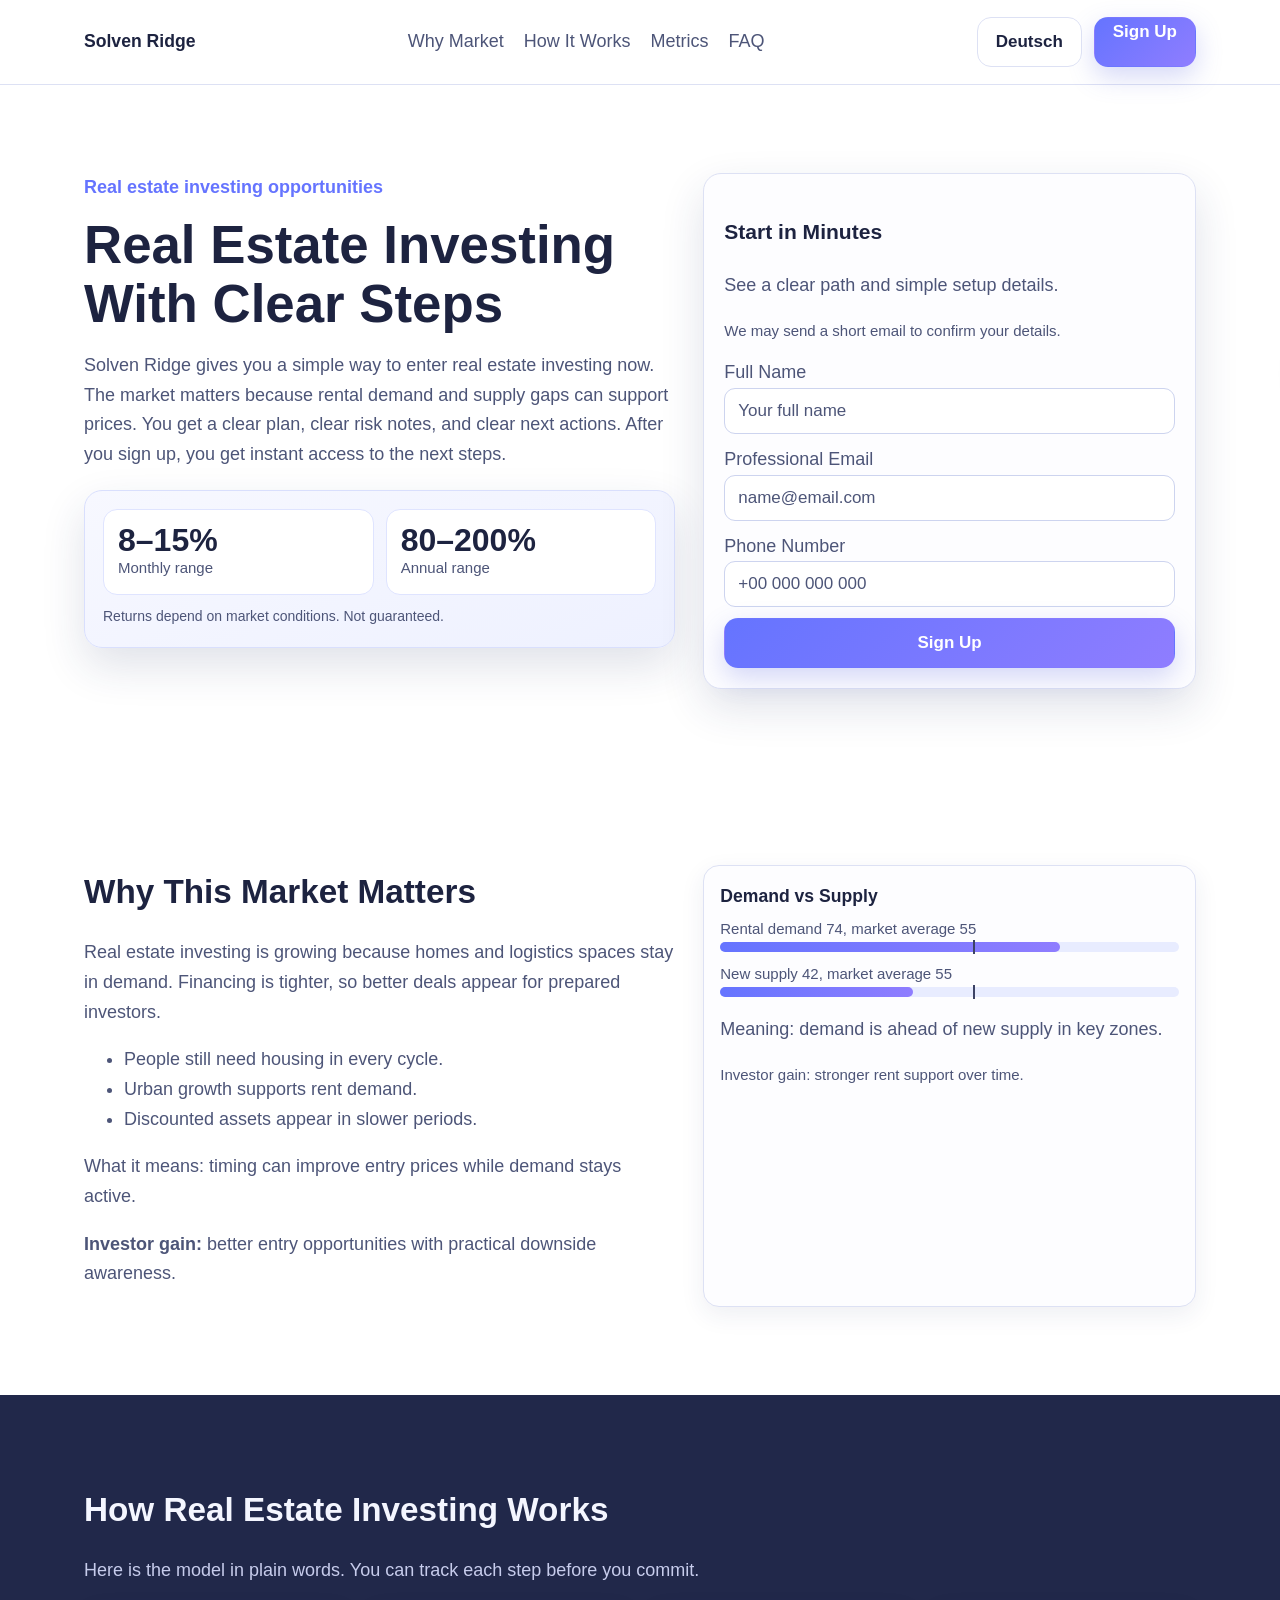
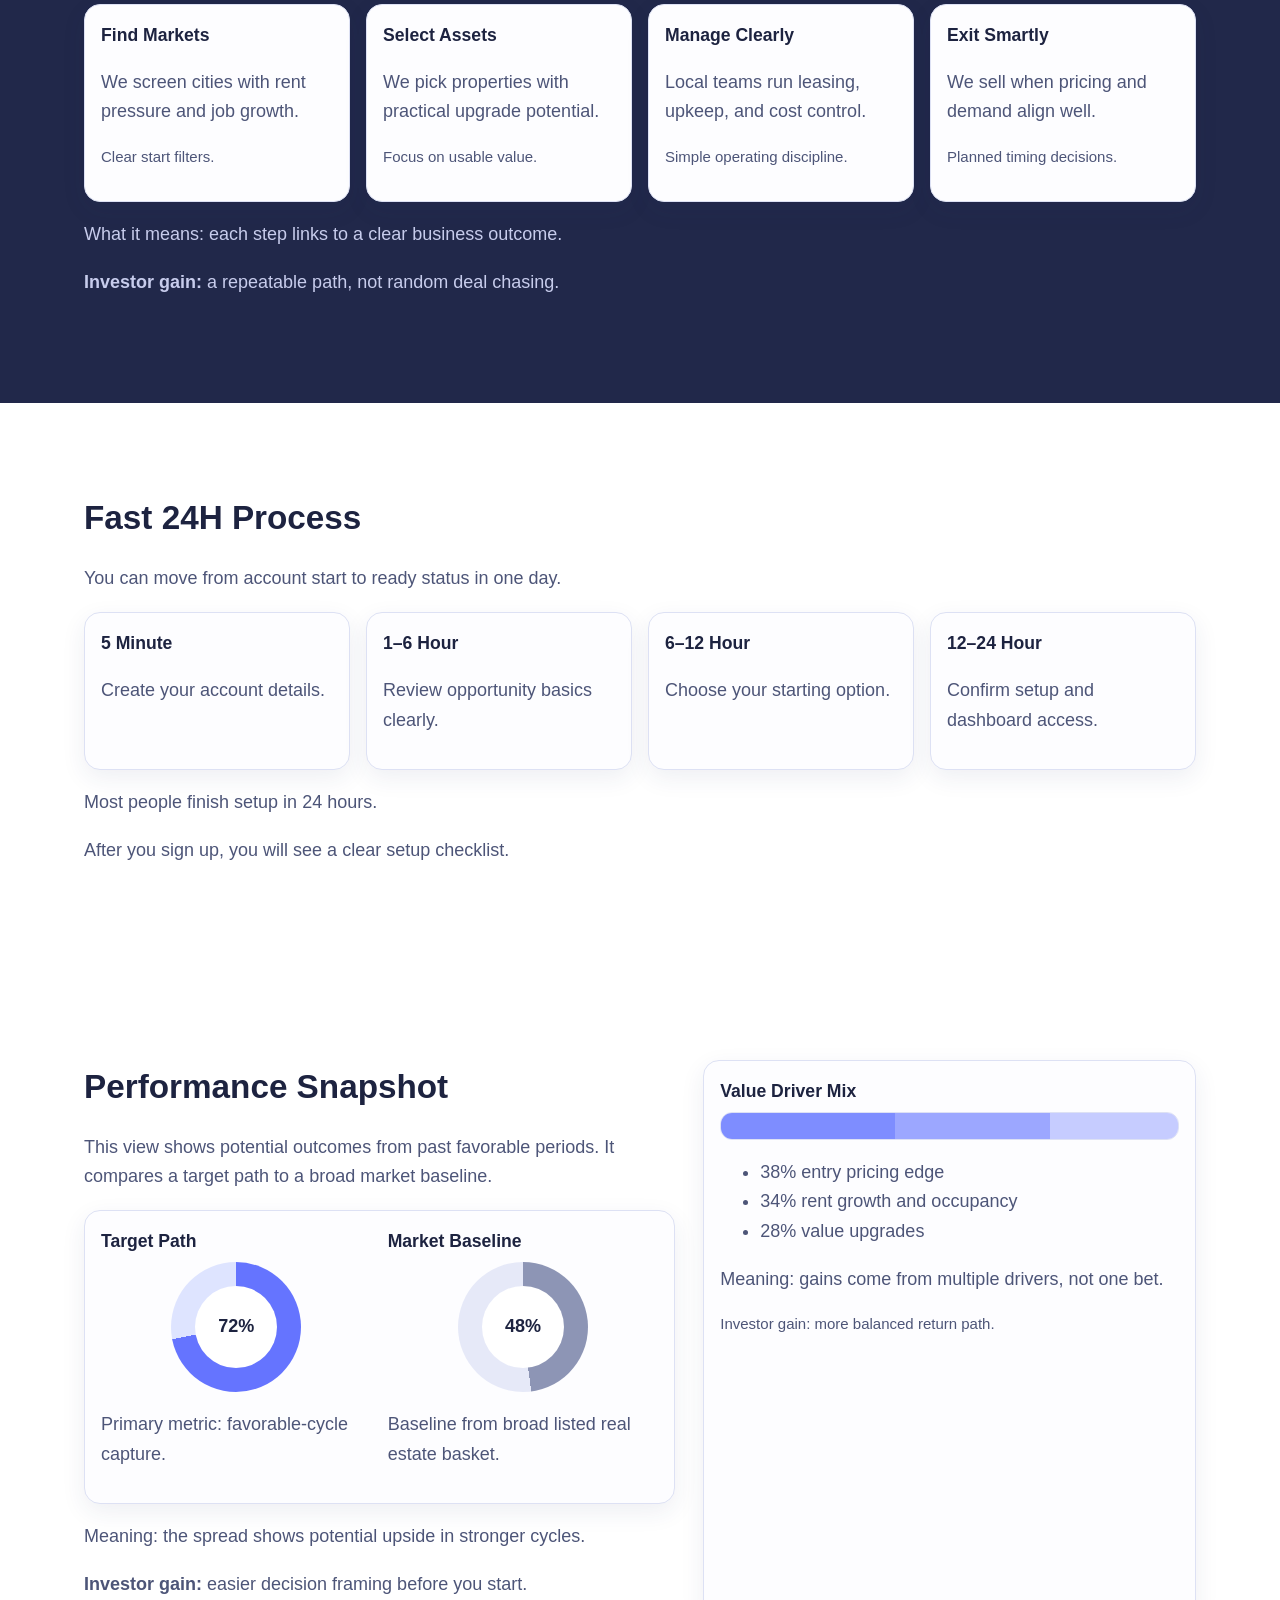
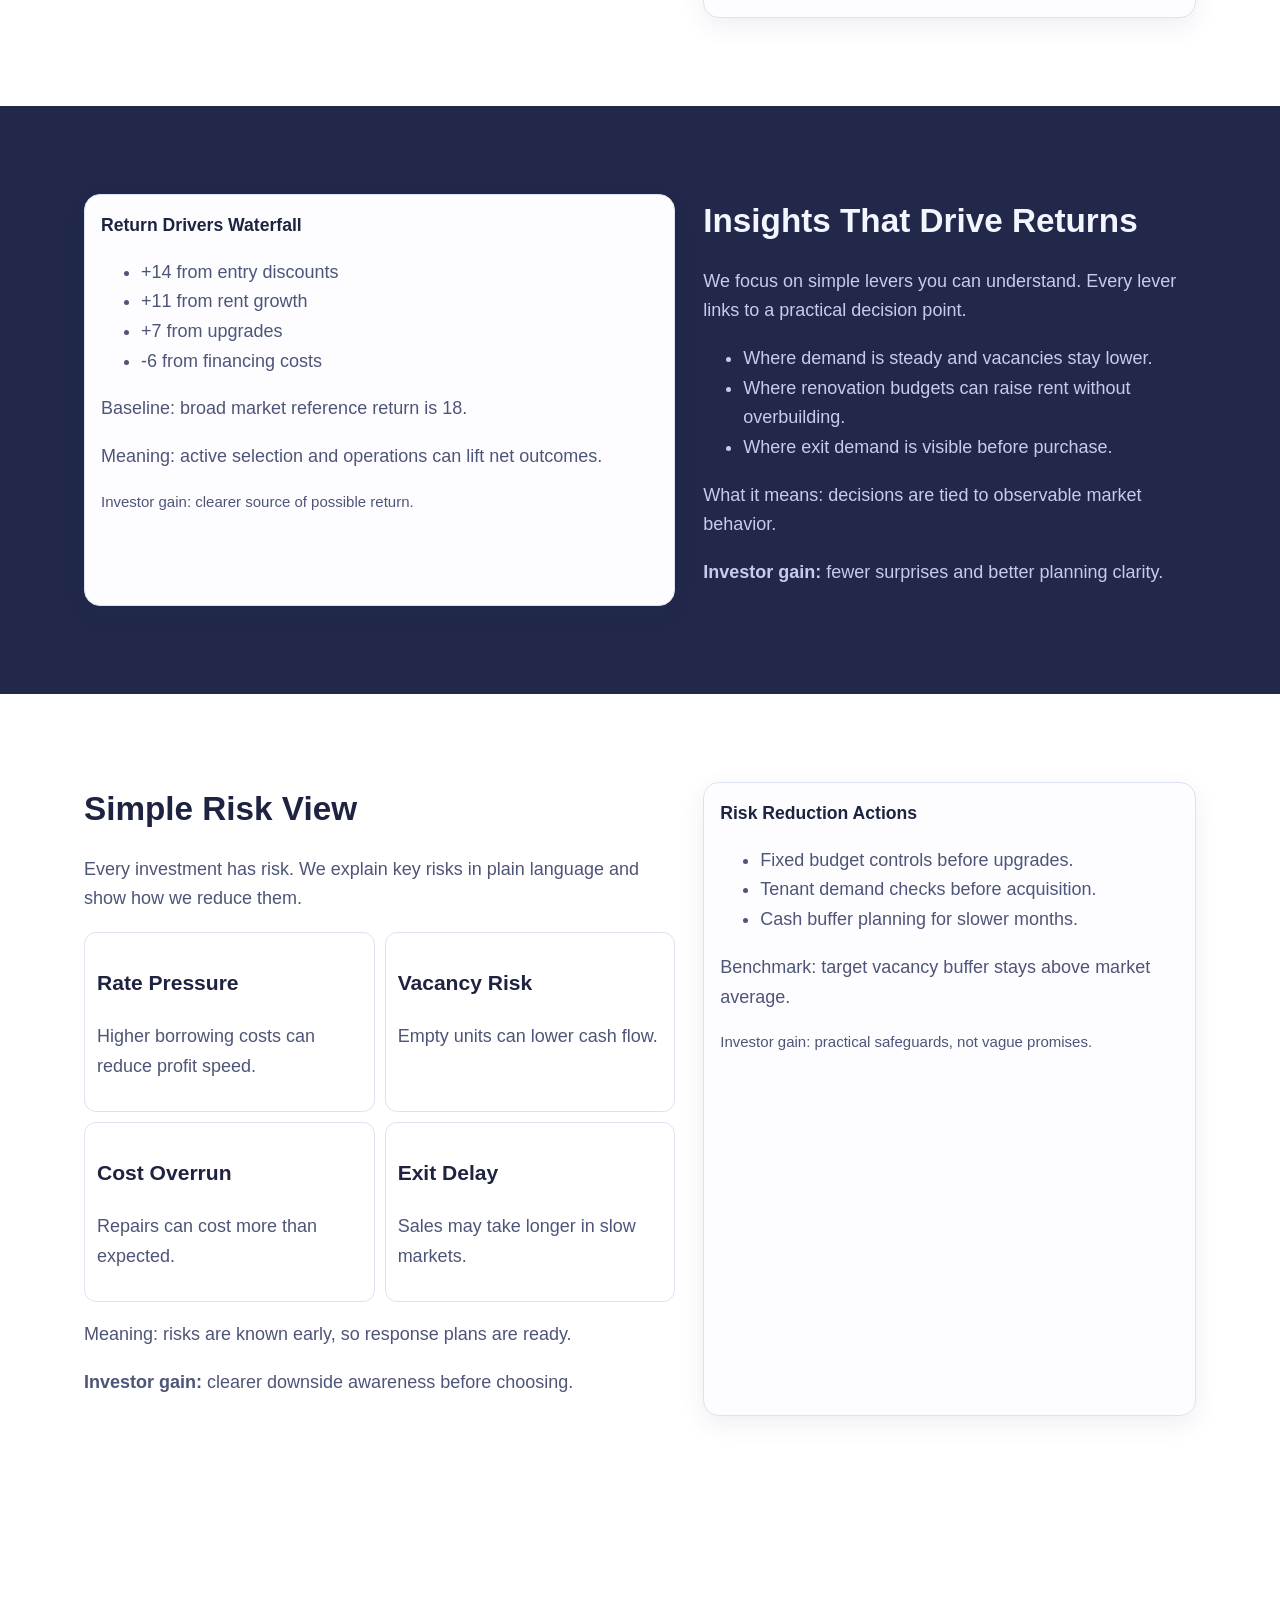
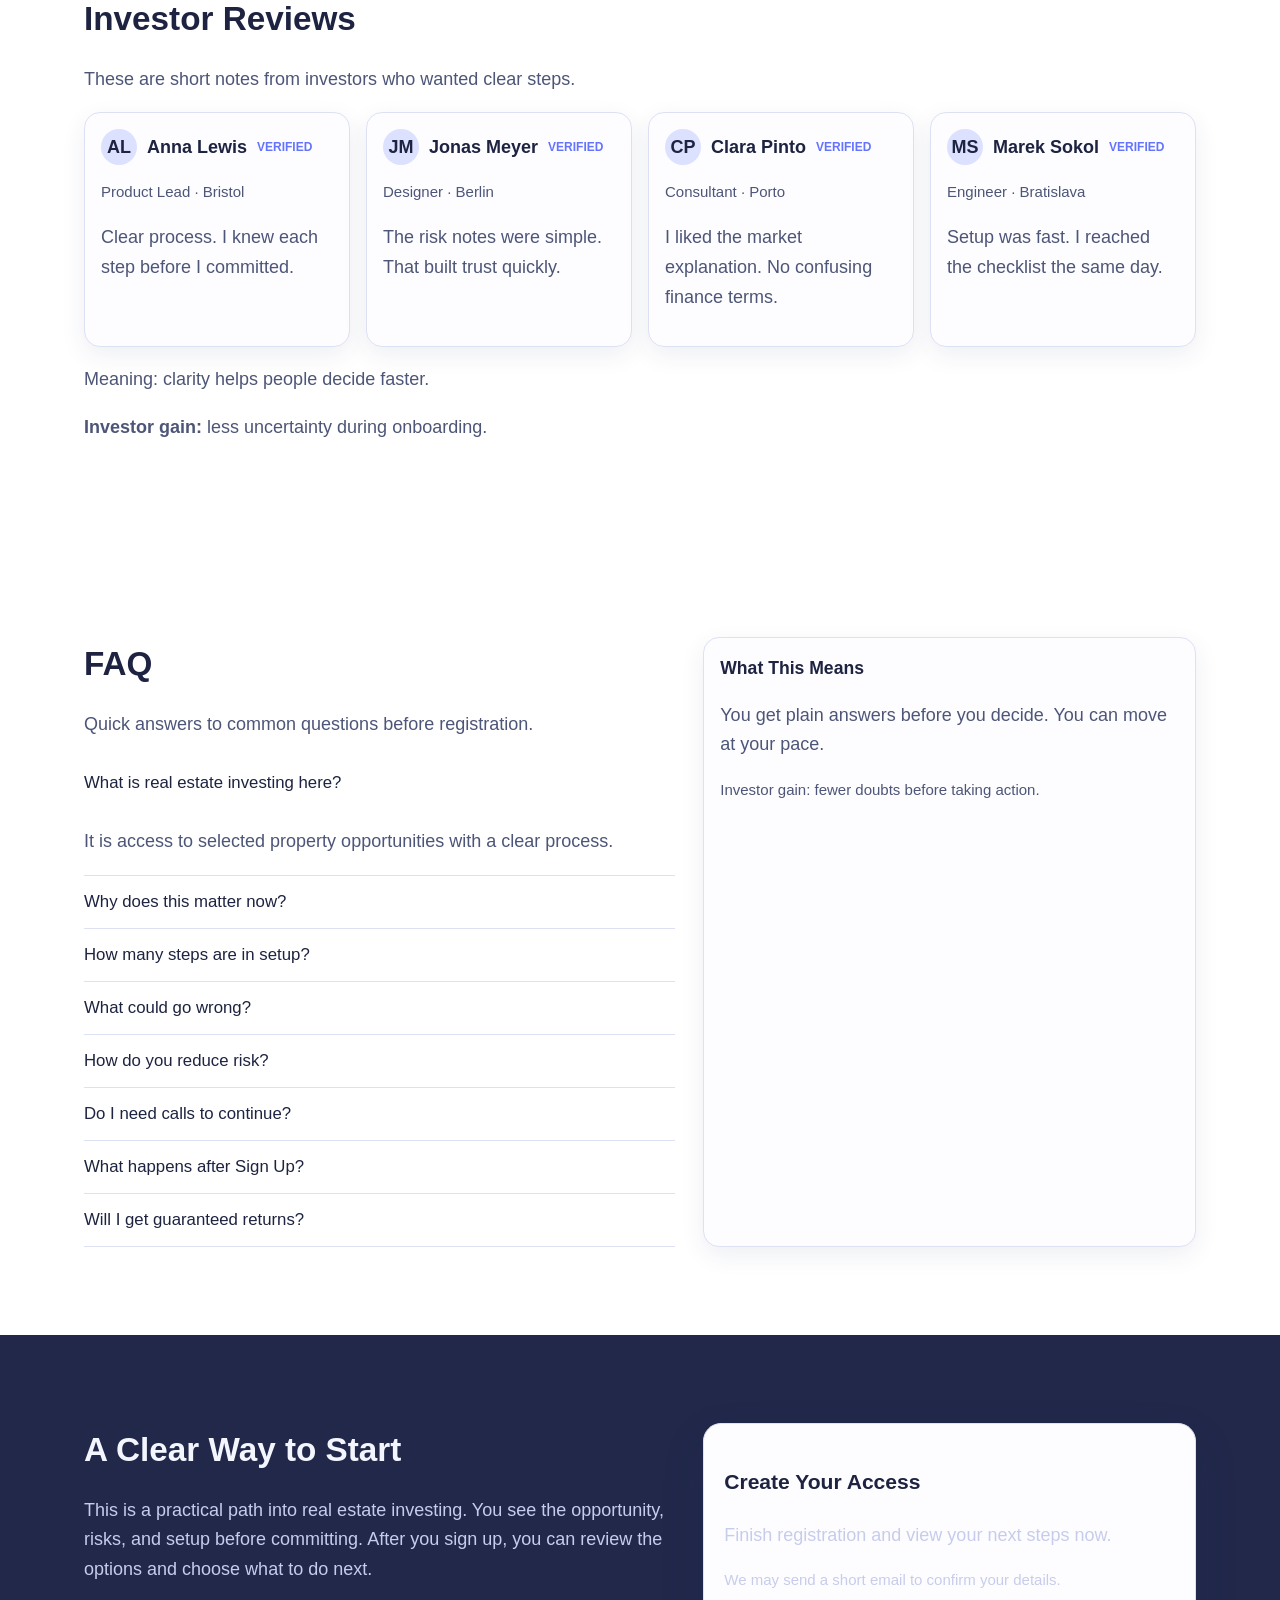
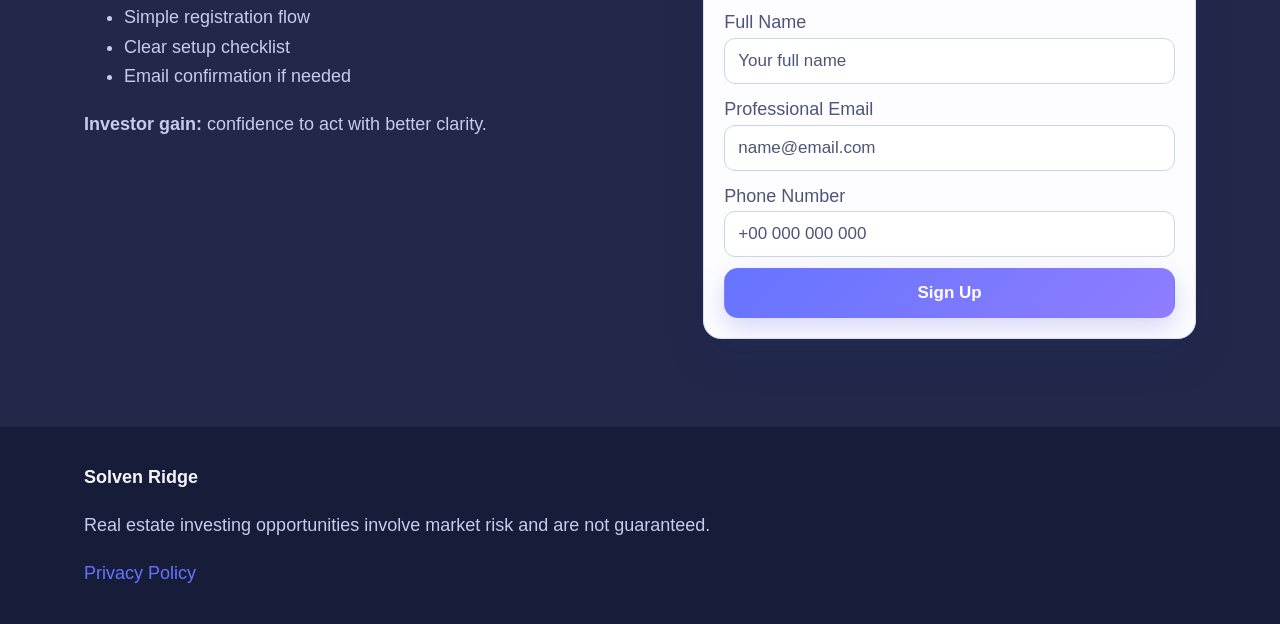
<file: de/index.html>
<!doctype html><html lang="en"><head><meta charset="UTF-8"><meta name="viewport" content="width=device-width, initial-scale=1.0"><title>Solven Ridge | Real Estate Investing Opportunities (Deutsch)</title><meta name="description" content="Real estate investing made clear. See market timing, process, risks, and next steps to sign up."><link rel="canonical" href="https://solvenridge.com/de/index.html"><link rel="alternate" hreflang="en" href="https://solvenridge.com/index.html"><link rel="alternate" hreflang="de" href="https://solvenridge.com/de/index.html"><link rel="alternate" hreflang="fr" href="https://solvenridge.com/fr/index.html"><link rel="alternate" hreflang="es" href="https://solvenridge.com/es/index.html"><link rel="alternate" hreflang="it" href="https://solvenridge.com/it/index.html"><link rel="alternate" hreflang="tr" href="https://solvenridge.com/tr/index.html"><link rel="alternate" hreflang="pt" href="https://solvenridge.com/pt/index.html"><link rel="alternate" hreflang="ja" href="https://solvenridge.com/jp/index.html"><link rel="alternate" hreflang="sk" href="https://solvenridge.com/sk/index.html"><link rel="alternate" hreflang="nl-BE" href="https://solvenridge.com/be/index.html"><link rel="alternate" hreflang="x-default" href="https://solvenridge.com/index.html"><meta property="og:title" content="Solven Ridge | Real Estate Investing Opportunities"><meta property="og:description" content="Simple and premium real estate investing story with clear next steps."><meta property="og:type" content="website"><meta property="og:url" content="https://solvenridge.com/de/index.html"><meta name="twitter:card" content="summary_large_image"><meta name="twitter:title" content="Solven Ridge | Real Estate Investing Opportunities"><meta name="twitter:description" content="Understand the opportunity, risks, and setup in plain English."><link rel="stylesheet" href="../assets/style.css"></head><body><header class="site-header"><div class="container header-inner"><a class="brand" href="#top">Solven Ridge</a><nav class="main-nav" aria-label="Main"><a href="#market">Why Market</a><a href="#model">How It Works</a><a href="#metrics">Metrics</a><a href="#faq">FAQ</a></nav><div class="header-right"><div class="lang-wrap"><button class="lang-toggle" aria-label="Current language">Deutsch</button><div class="lang-menu"><a href="../index.html"><span class="flag"><svg viewBox="0 0 60 36"><rect width="60" height="36" fill="#012169"/></svg></span>English</a><a href="../de/index.html"><span class="flag"><svg viewBox="0 0 5 3"><rect width="5" height="1" fill="#000"/><rect y="1" width="5" height="1" fill="#d00"/><rect y="2" width="5" height="1" fill="#fc0"/></svg></span>Deutsch</a><a href="../fr/index.html"><span class="flag"><svg viewBox="0 0 3 2"><rect width="1" height="2" fill="#0055A4"/><rect x="1" width="1" height="2" fill="#fff"/><rect x="2" width="1" height="2" fill="#EF4135"/></svg></span>Français</a><a href="../es/index.html"><span class="flag"><svg viewBox="0 0 3 2"><rect width="3" height="2" fill="#AA151B"/><rect y=".5" width="3" height="1" fill="#F1BF00"/></svg></span>Español</a><a href="../it/index.html"><span class="flag"><svg viewBox="0 0 3 2"><rect width="1" height="2" fill="#009246"/><rect x="1" width="1" height="2" fill="#fff"/><rect x="2" width="1" height="2" fill="#CE2B37"/></svg></span>Italiano</a><a href="../tr/index.html"><span class="flag"><svg viewBox="0 0 18 12"><rect width="18" height="12" fill="#E30A17"/></svg></span>Türkçe</a><a href="../pt/index.html"><span class="flag"><svg viewBox="0 0 3 2"><rect width="1.2" height="2" fill="#046A38"/><rect x="1.2" width="1.8" height="2" fill="#DA291C"/></svg></span>Português</a><a href="../jp/index.html"><span class="flag"><svg viewBox="0 0 3 2"><rect width="3" height="2" fill="#fff"/><circle cx="1.5" cy="1" r=".55" fill="#BC002D"/></svg></span>日本語</a><a href="../sk/index.html"><span class="flag"><svg viewBox="0 0 3 2"><rect width="3" height="2" fill="#EE1C25"/><rect width="3" height="1.33" fill="#0B4EA2"/><rect width="3" height=".66" fill="#fff"/></svg></span>Slovak</a><a href="../be/index.html"><span class="flag"><svg viewBox="0 0 3 2"><rect width="1" height="2" fill="#000"/><rect x="1" width="1" height="2" fill="#FDDA24"/><rect x="2" width="1" height="2" fill="#EF3340"/></svg></span>Nederlands (BE)</a></div></div><a class="btn-primary" href="#signup-final">Sign Up</a><button class="icon-btn burger" aria-label="Open menu">☰</button></div></div></header><div class="drawer-backdrop"></div><aside class="drawer" aria-label="Mobile menu"><button class="icon-btn drawer-close" aria-label="Close menu">✕</button><a href="#market">Why Market</a><a href="#model">How It Works</a><a href="#metrics">Metrics</a><a href="#faq">FAQ</a><div class="lang-wrap"><button class="lang-toggle">Deutsch</button><div class="lang-menu"><a href="../index.html"><span class="flag"><svg viewBox="0 0 60 36"><rect width="60" height="36" fill="#012169"/></svg></span>English</a><a href="../de/index.html"><span class="flag"><svg viewBox="0 0 5 3"><rect width="5" height="1" fill="#000"/><rect y="1" width="5" height="1" fill="#d00"/><rect y="2" width="5" height="1" fill="#fc0"/></svg></span>Deutsch</a><a href="../fr/index.html"><span class="flag"><svg viewBox="0 0 3 2"><rect width="1" height="2" fill="#0055A4"/><rect x="1" width="1" height="2" fill="#fff"/><rect x="2" width="1" height="2" fill="#EF4135"/></svg></span>Français</a><a href="../es/index.html"><span class="flag"><svg viewBox="0 0 3 2"><rect width="3" height="2" fill="#AA151B"/><rect y=".5" width="3" height="1" fill="#F1BF00"/></svg></span>Español</a><a href="../it/index.html"><span class="flag"><svg viewBox="0 0 3 2"><rect width="1" height="2" fill="#009246"/><rect x="1" width="1" height="2" fill="#fff"/><rect x="2" width="1" height="2" fill="#CE2B37"/></svg></span>Italiano</a><a href="../tr/index.html"><span class="flag"><svg viewBox="0 0 18 12"><rect width="18" height="12" fill="#E30A17"/></svg></span>Türkçe</a><a href="../pt/index.html"><span class="flag"><svg viewBox="0 0 3 2"><rect width="1.2" height="2" fill="#046A38"/><rect x="1.2" width="1.8" height="2" fill="#DA291C"/></svg></span>Português</a><a href="../jp/index.html"><span class="flag"><svg viewBox="0 0 3 2"><rect width="3" height="2" fill="#fff"/><circle cx="1.5" cy="1" r=".55" fill="#BC002D"/></svg></span>日本語</a><a href="../sk/index.html"><span class="flag"><svg viewBox="0 0 3 2"><rect width="3" height="2" fill="#EE1C25"/><rect width="3" height="1.33" fill="#0B4EA2"/><rect width="3" height=".66" fill="#fff"/></svg></span>Slovak</a><a href="../be/index.html"><span class="flag"><svg viewBox="0 0 3 2"><rect width="1" height="2" fill="#000"/><rect x="1" width="1" height="2" fill="#FDDA24"/><rect x="2" width="1" height="2" fill="#EF3340"/></svg></span>Nederlands (BE)</a></div></div><a class="btn-primary" href="#signup-final">Sign Up</a></aside><main id="top"><section class="section light reveal">
  <div class="container hero-grid">
    <div>
      <div class="hero-kicker">Real estate investing opportunities</div>
      <h1>Real Estate Investing With Clear Steps</h1>
      <p>Solven Ridge gives you a simple way to enter real estate investing now. The market matters because rental demand and supply gaps can support prices. You get a clear plan, clear risk notes, and clear next actions. After you sign up, you get instant access to the next steps.</p>
      <div class="perf-panel">
        <div class="perf-grid">
          <div class="perf-box"><div class="perf-num">8–15%</div><div class="perf-label">Monthly range</div></div>
          <div class="perf-box"><div class="perf-num">80–200%</div><div class="perf-label">Annual range</div></div>
        </div>
        <div class="perf-note">Returns depend on market conditions. Not guaranteed.</div>
      </div>
    </div>
    <form class="form-card" aria-label="Hero sign up form">
      <h3>Start in Minutes</h3>
      <p class="form-sub">See a clear path and simple setup details.</p>
      <p class="muted">We may send a short email to confirm your details.</p>
      <div class="form-stack">
        <label>Full Name<input placeholder="Your full name" required></label>
        <label>Professional Email<input type="email" placeholder="name@email.com" required></label>
        <label>Phone Number<input type="tel" placeholder="+00 000 000 000" required></label>
        <button class="btn-primary" type="submit">Sign Up</button>
      </div>
    </form>
  </div>
</section>
<section id="market" class="section light reveal"><div class="container split-2"><div>
  <h2>Why This Market Matters</h2>
  <p>Real estate investing is growing because homes and logistics spaces stay in demand. Financing is tighter, so better deals appear for prepared investors.</p>
  <ul><li>People still need housing in every cycle.</li><li>Urban growth supports rent demand.</li><li>Discounted assets appear in slower periods.</li></ul>
  <p>What it means: timing can improve entry prices while demand stays active.</p>
  <p><strong>Investor gain:</strong> better entry opportunities with practical downside awareness.</p>
</div><div class="card">
  <h3>Demand vs Supply</h3>
  <div class="bar-compare">
    <div class="row"><div class="legend">Rental demand 74, market average 55</div><div class="track"><div class="fill" style="width:74%"></div><span class="benchmark"></span></div></div>
    <div class="row"><div class="legend">New supply 42, market average 55</div><div class="track"><div class="fill" style="width:42%"></div><span class="benchmark"></span></div></div>
  </div>
  <p>Meaning: demand is ahead of new supply in key zones.</p>
  <p class="muted">Investor gain: stronger rent support over time.</p>
</div></div></section>
<section id="model" class="section dark reveal"><div class="container">
  <h2>How Real Estate Investing Works</h2><p>Here is the model in plain words. You can track each step before you commit.</p>
  <div class="card-grid-4">
    <article class="card"><h3>Find Markets</h3><p>We screen cities with rent pressure and job growth.</p><p class="muted">Clear start filters.</p></article>
    <article class="card"><h3>Select Assets</h3><p>We pick properties with practical upgrade potential.</p><p class="muted">Focus on usable value.</p></article>
    <article class="card"><h3>Manage Clearly</h3><p>Local teams run leasing, upkeep, and cost control.</p><p class="muted">Simple operating discipline.</p></article>
    <article class="card"><h3>Exit Smartly</h3><p>We sell when pricing and demand align well.</p><p class="muted">Planned timing decisions.</p></article>
  </div>
  <p>What it means: each step links to a clear business outcome.</p><p><strong>Investor gain:</strong> a repeatable path, not random deal chasing.</p>
</div></section>
<section class="section light reveal"><div class="container">
  <h2>Fast 24H Process</h2>
  <p>You can move from account start to ready status in one day.</p>
  <div class="card-grid-4">
    <div class="card"><h3>5 Minute</h3><p>Create your account details.</p></div>
    <div class="card"><h3>1–6 Hour</h3><p>Review opportunity basics clearly.</p></div>
    <div class="card"><h3>6–12 Hour</h3><p>Choose your starting option.</p></div>
    <div class="card"><h3>12–24 Hour</h3><p>Confirm setup and dashboard access.</p></div>
  </div>
  <p>Most people finish setup in 24 hours.</p>
  <p>After you sign up, you will see a clear setup checklist.</p>
</div></section>
<section id="metrics" class="section light reveal"><div class="container split-2"><div>
  <h2>Performance Snapshot</h2>
  <p>This view shows potential outcomes from past favorable periods. It compares a target path to a broad market baseline.</p>
  <div class="card chart-grid">
    <div><h3>Target Path</h3><div class="ring"><span>72%</span></div><p>Primary metric: favorable-cycle capture.</p></div>
    <div><h3>Market Baseline</h3><div class="ring" style="background:conic-gradient(#8d95b5 0 48%, #e6e9f8 48% 100%)"><span>48%</span></div><p>Baseline from broad listed real estate basket.</p></div>
  </div>
  <p>Meaning: the spread shows potential upside in stronger cycles.</p>
  <p><strong>Investor gain:</strong> easier decision framing before you start.</p>
</div><div class="card">
  <h3>Value Driver Mix</h3>
  <div class="stack-bar"><span class="seg-a"></span><span class="seg-b"></span><span class="seg-c"></span></div>
  <ul><li>38% entry pricing edge</li><li>34% rent growth and occupancy</li><li>28% value upgrades</li></ul>
  <p>Meaning: gains come from multiple drivers, not one bet.</p>
  <p class="muted">Investor gain: more balanced return path.</p>
</div></div></section>
<section class="section dark reveal"><div class="container split-2"><div class="card">
  <h3>Return Drivers Waterfall</h3>
  <ul><li>+14 from entry discounts</li><li>+11 from rent growth</li><li>+7 from upgrades</li><li>-6 from financing costs</li></ul>
  <p>Baseline: broad market reference return is 18.</p>
  <p>Meaning: active selection and operations can lift net outcomes.</p>
  <p class="muted">Investor gain: clearer source of possible return.</p>
</div><div>
  <h2>Insights That Drive Returns</h2>
  <p>We focus on simple levers you can understand. Every lever links to a practical decision point.</p>
  <ul><li>Where demand is steady and vacancies stay lower.</li><li>Where renovation budgets can raise rent without overbuilding.</li><li>Where exit demand is visible before purchase.</li></ul>
  <p>What it means: decisions are tied to observable market behavior.</p>
  <p><strong>Investor gain:</strong> fewer surprises and better planning clarity.</p>
</div></div></section>
<section class="section light reveal"><div class="container split-2"><div>
  <h2>Simple Risk View</h2>
  <p>Every investment has risk. We explain key risks in plain language and show how we reduce them.</p>
  <div class="risk-matrix">
    <div class="risk-cell"><h3>Rate Pressure</h3><p>Higher borrowing costs can reduce profit speed.</p></div>
    <div class="risk-cell"><h3>Vacancy Risk</h3><p>Empty units can lower cash flow.</p></div>
    <div class="risk-cell"><h3>Cost Overrun</h3><p>Repairs can cost more than expected.</p></div>
    <div class="risk-cell"><h3>Exit Delay</h3><p>Sales may take longer in slow markets.</p></div>
  </div>
  <p>Meaning: risks are known early, so response plans are ready.</p>
  <p><strong>Investor gain:</strong> clearer downside awareness before choosing.</p>
</div><div class="card">
  <h3>Risk Reduction Actions</h3>
  <ul><li>Fixed budget controls before upgrades.</li><li>Tenant demand checks before acquisition.</li><li>Cash buffer planning for slower months.</li></ul>
  <p>Benchmark: target vacancy buffer stays above market average.</p>
  <p class="muted">Investor gain: practical safeguards, not vague promises.</p>
</div></div></section>
<section class="section light reveal"><div class="container">
  <h2>Investor Reviews</h2>
  <p>These are short notes from investors who wanted clear steps.</p>
  <div class="card-grid-4">
    <article class="card"><div class="reviewer"><span class="avatar">AL</span><strong>Anna Lewis</strong><span class="verified">VERIFIED</span></div><p class="muted">Product Lead · Bristol</p><p>Clear process. I knew each step before I committed.</p></article>
    <article class="card"><div class="reviewer"><span class="avatar">JM</span><strong>Jonas Meyer</strong><span class="verified">VERIFIED</span></div><p class="muted">Designer · Berlin</p><p>The risk notes were simple. That built trust quickly.</p></article>
    <article class="card"><div class="reviewer"><span class="avatar">CP</span><strong>Clara Pinto</strong><span class="verified">VERIFIED</span></div><p class="muted">Consultant · Porto</p><p>I liked the market explanation. No confusing finance terms.</p></article>
    <article class="card"><div class="reviewer"><span class="avatar">MS</span><strong>Marek Sokol</strong><span class="verified">VERIFIED</span></div><p class="muted">Engineer · Bratislava</p><p>Setup was fast. I reached the checklist the same day.</p></article>
  </div>
  <p>Meaning: clarity helps people decide faster.</p><p><strong>Investor gain:</strong> less uncertainty during onboarding.</p>
</div></section>
<section id="faq" class="section light reveal"><div class="container split-2"><div>
  <h2>FAQ</h2><p>Quick answers to common questions before registration.</p>
  <div class="faq-list">
    <div class="faq-item open"><button class="faq-q">What is real estate investing here?</button><div class="faq-a"><p>It is access to selected property opportunities with a clear process.</p></div></div>
    <div class="faq-item"><button class="faq-q">Why does this matter now?</button><div class="faq-a"><p>Supply gaps and rent demand can create better entry windows today.</p></div></div>
    <div class="faq-item"><button class="faq-q">How many steps are in setup?</button><div class="faq-a"><p>Four simple steps, usually completed within 24 hours.</p></div></div>
    <div class="faq-item"><button class="faq-q">What could go wrong?</button><div class="faq-a"><p>Rates, vacancies, and repair costs can hurt returns in weaker periods.</p></div></div>
    <div class="faq-item"><button class="faq-q">How do you reduce risk?</button><div class="faq-a"><p>We use market checks, budget controls, and reserve planning.</p></div></div>
    <div class="faq-item"><button class="faq-q">Do I need calls to continue?</button><div class="faq-a"><p>No. The next step is registration and on-screen checklist guidance.</p></div></div>
    <div class="faq-item"><button class="faq-q">What happens after Sign Up?</button><div class="faq-a"><p>After you sign up, you can review the options and choose what to do next.</p></div></div>
    <div class="faq-item"><button class="faq-q">Will I get guaranteed returns?</button><div class="faq-a"><p>No. Returns depend on market conditions and are never guaranteed.</p></div></div>
  </div>
</div><div class="card">
  <h3>What This Means</h3>
  <p>You get plain answers before you decide. You can move at your pace.</p>
  <p class="muted">Investor gain: fewer doubts before taking action.</p>
</div></div></section>
<section id="signup-final" class="section dark reveal"><div class="container hero-grid"><div>
  <h2>A Clear Way to Start</h2>
  <p>This is a practical path into real estate investing. You see the opportunity, risks, and setup before committing. After you sign up, you can review the options and choose what to do next.</p>
  <ul><li>Simple registration flow</li><li>Clear setup checklist</li><li>Email confirmation if needed</li></ul>
  <p><strong>Investor gain:</strong> confidence to act with better clarity.</p>
</div>
<form class="form-card" aria-label="Final sign up form">
  <h3>Create Your Access</h3>
  <p class="form-sub">Finish registration and view your next steps now.</p>
  <p class="muted">We may send a short email to confirm your details.</p>
  <div class="form-stack">
    <label>Full Name<input placeholder="Your full name" required></label>
    <label>Professional Email<input type="email" placeholder="name@email.com" required></label>
    <label>Phone Number<input type="tel" placeholder="+00 000 000 000" required></label>
    <button class="btn-primary" type="submit">Sign Up</button>
  </div>
</form>
</div></section>
</main><footer class="footer"><div class="container"><strong>Solven Ridge</strong><p>Real estate investing opportunities involve market risk and are not guaranteed.</p><a href="#" data-open-privacy>Privacy Policy</a></div><div class="sr-links"><a href="../index.html">English</a><a href="../de/index.html">Deutsch</a><a href="../fr/index.html">Français</a><a href="../es/index.html">Español</a><a href="../it/index.html">Italiano</a><a href="../tr/index.html">Türkçe</a><a href="../pt/index.html">Português</a><a href="../jp/index.html">日本語</a><a href="../sk/index.html">Slovak</a><a href="../be/index.html">Nederlands (BE)</a></div></footer><div class="modal" aria-hidden="true"><div class="modal-card"><div class="modal-head"><h2>Privacy Policy</h2><button class="icon-btn" data-close-modal aria-label="Close privacy modal">✕</button></div><p><strong>Introduction:</strong> We explain what data we collect and why.</p><p><strong>Data collection:</strong> We collect name, email, phone, and usage actions.</p><p><strong>Legal basis:</strong> We process data for consent, service delivery, and legal duties.</p><p><strong>Cookies:</strong> Cookies help basic site functions and performance insights.</p><p><strong>Retention:</strong> We keep records only as long as needed for service and law.</p><p><strong>Third-party sharing:</strong> We share data with vetted providers for hosting and email.</p><p><strong>Security:</strong> We use access controls and encryption in transit.</p><p><strong>User rights:</strong> You can request access, correction, deletion, and limits on use.</p><p><strong>International transfers:</strong> Some providers process data across borders with safeguards.</p><p><strong>Industry risk disclosure:</strong> Investing can lose value in weak market periods.</p><p><strong>Contact:</strong> privacy@solvenridge.com handles policy questions.</p><div class="modal-foot"><button class="icon-btn" data-close-modal>Close</button></div></div></div><script type="application/ld+json">{"@context":"https://schema.org","@graph":[{"@type":"Organization","name":"Solven Ridge","url":"https://solvenridge.com"},{"@type":"WebSite","name":"Solven Ridge","url":"https://solvenridge.com"},{"@type":"FAQPage","mainEntity":[{"@type":"Question","name":"What happens after Sign Up?","acceptedAnswer":{"@type":"Answer","text":"After you sign up, you can review the options and choose what to do next."}}]},{"@type":"Review","author":{"@type":"Person","name":"Anna Lewis"},"reviewBody":"Clear process and fast setup.","reviewRating":{"@type":"Rating","ratingValue":"5","bestRating":"5"}}]}</script><script src="../assets/app.js" defer></script></body></html>
</file>
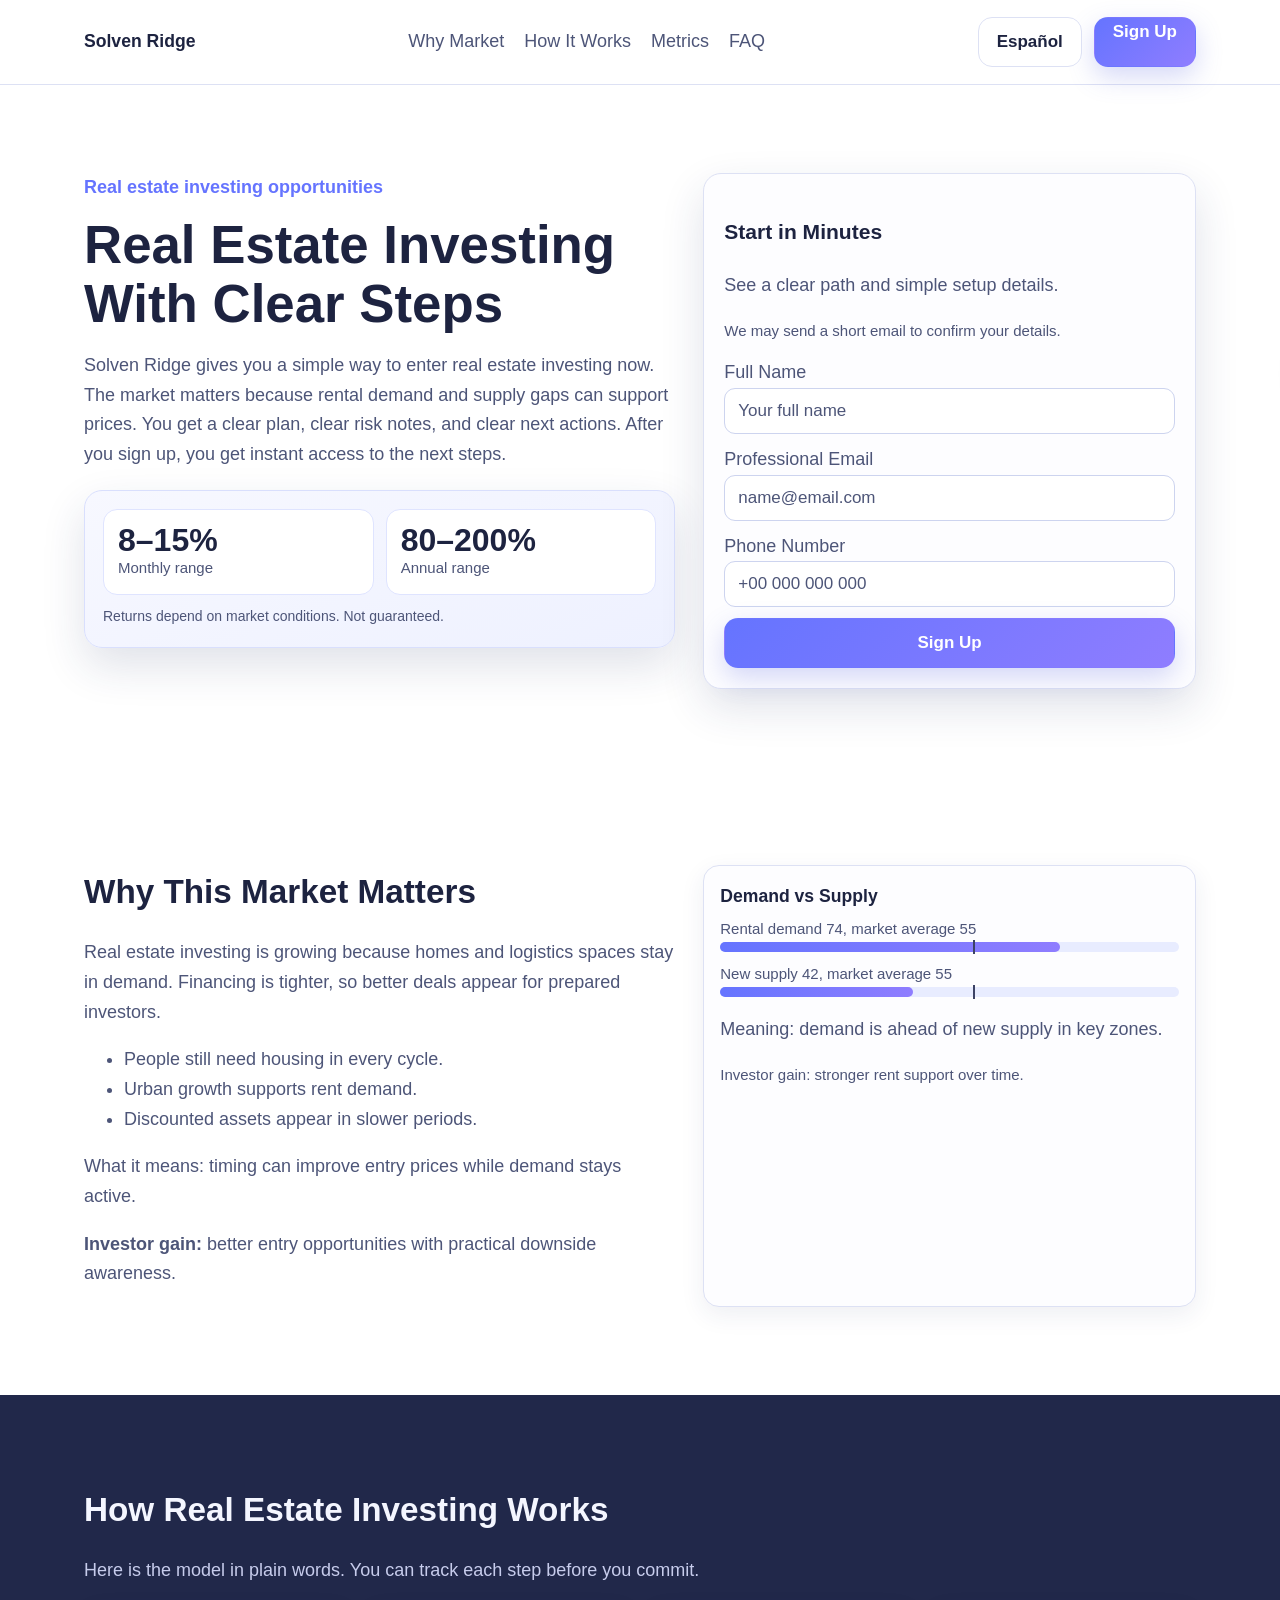
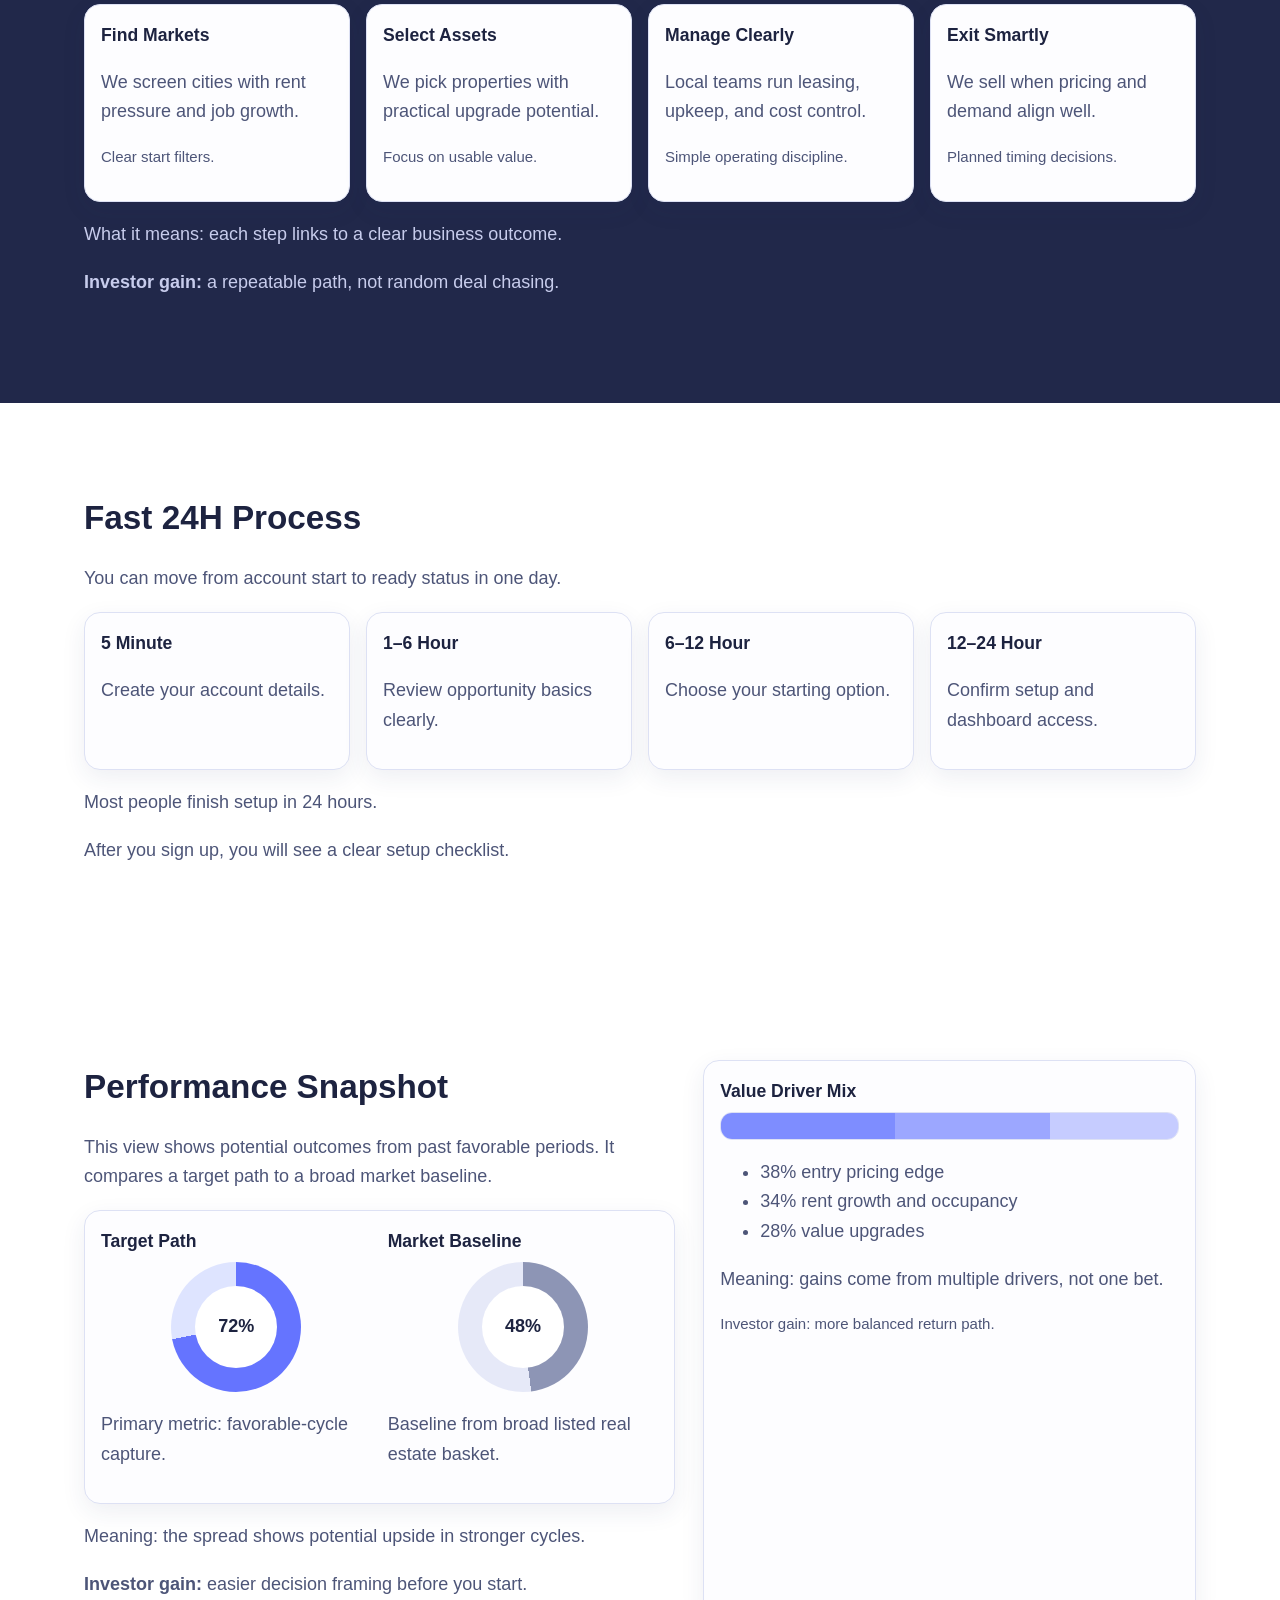
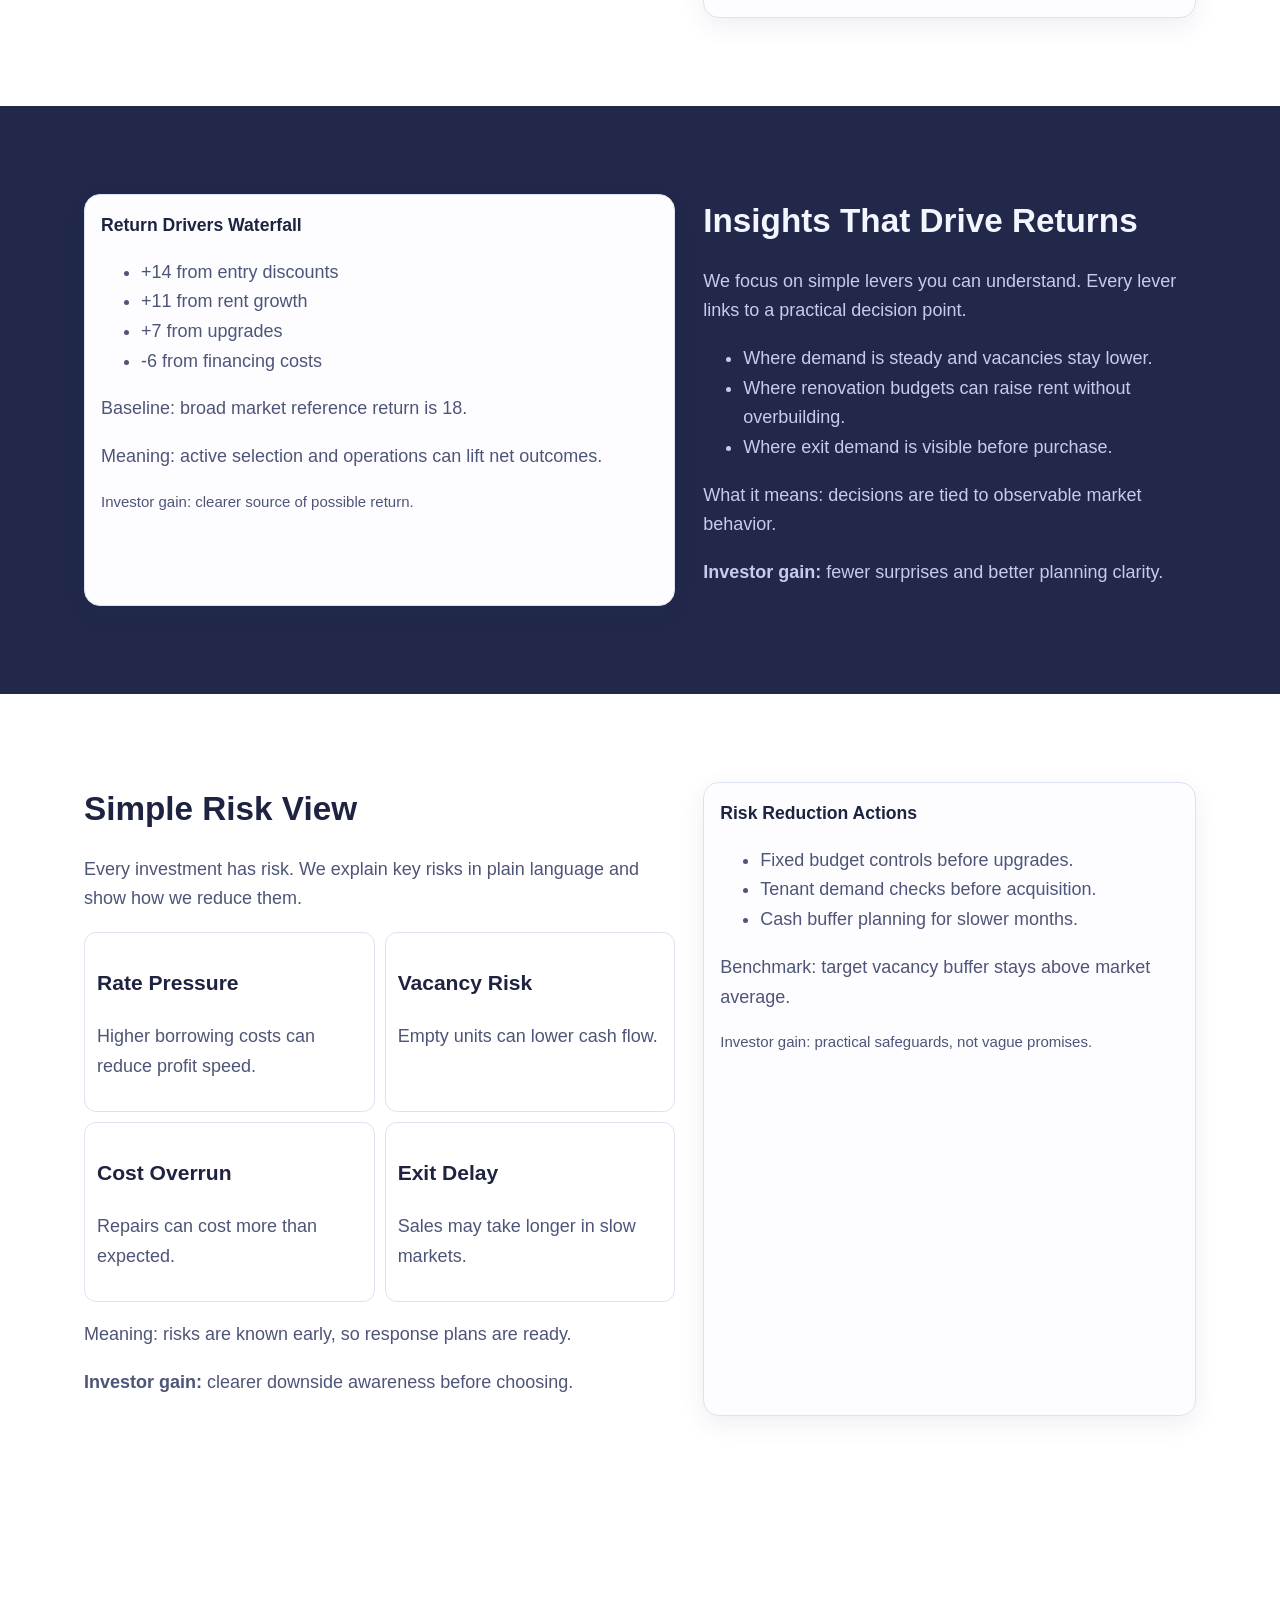
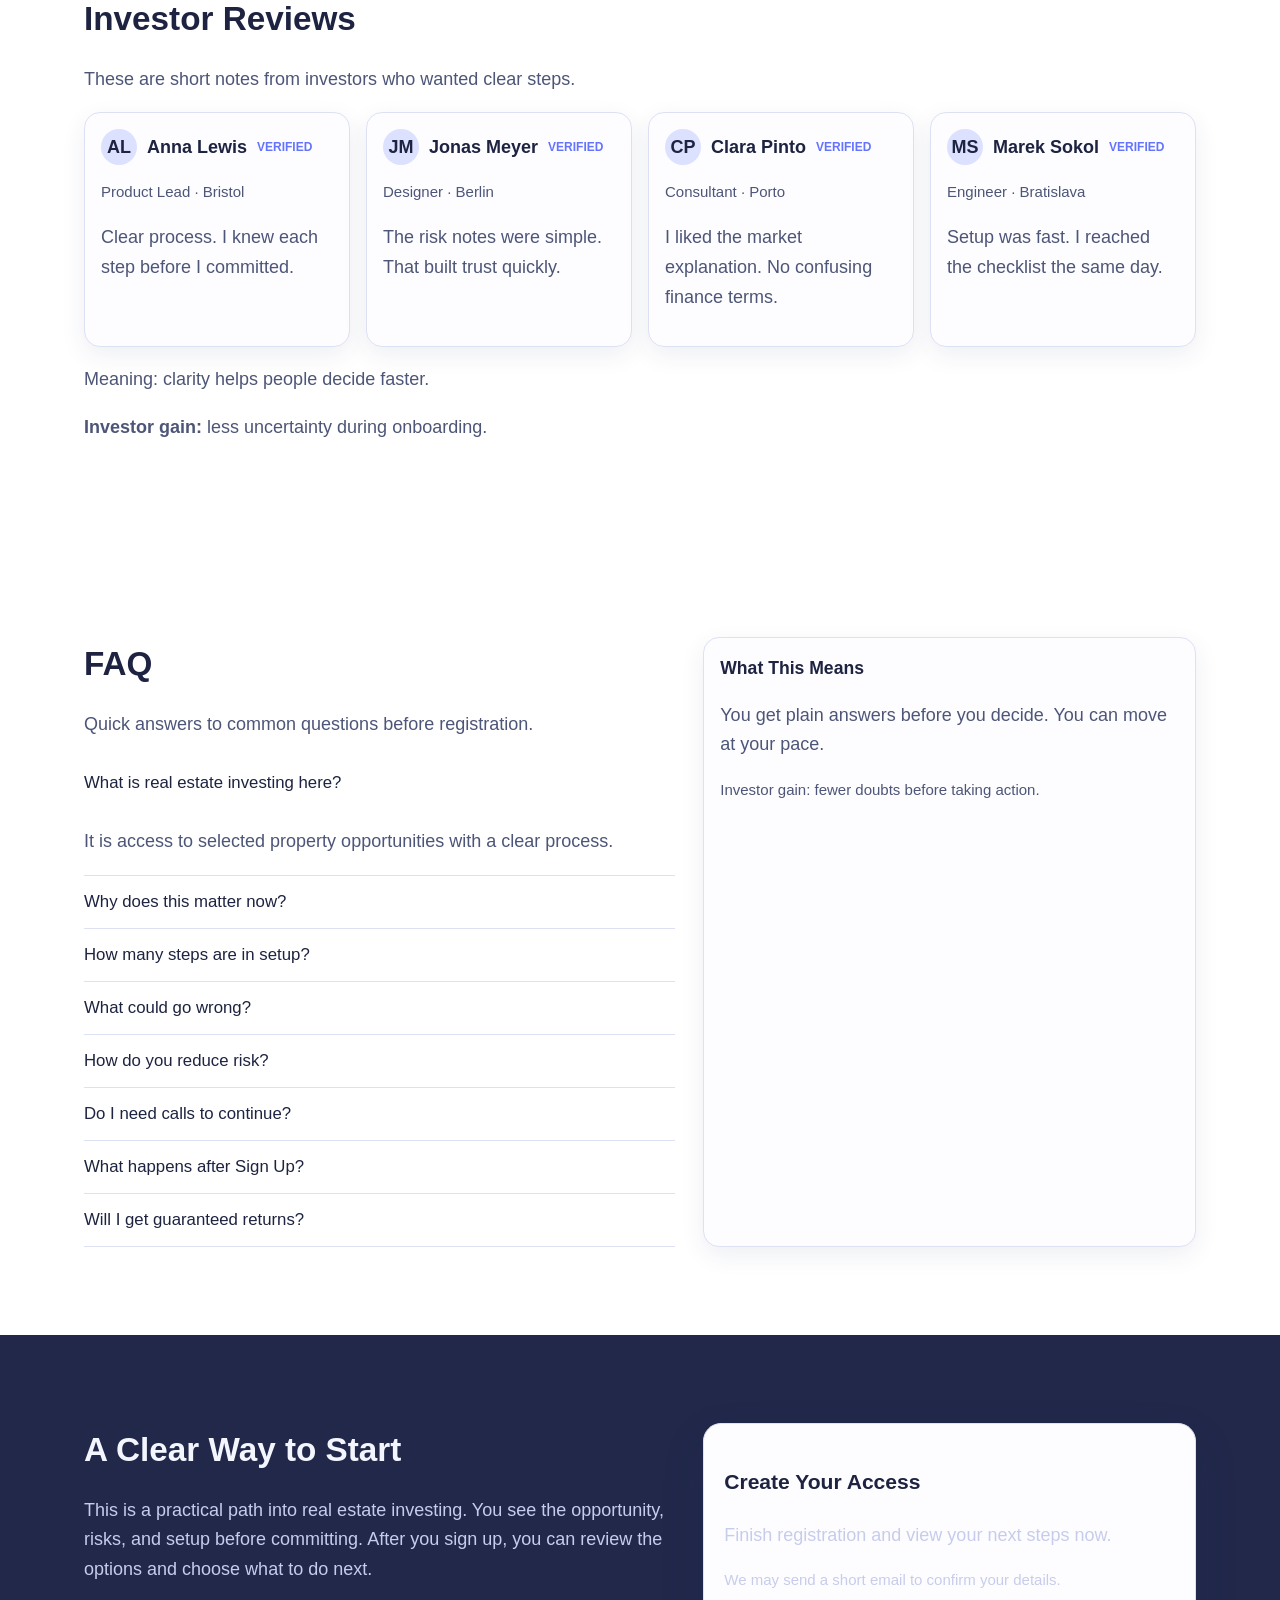
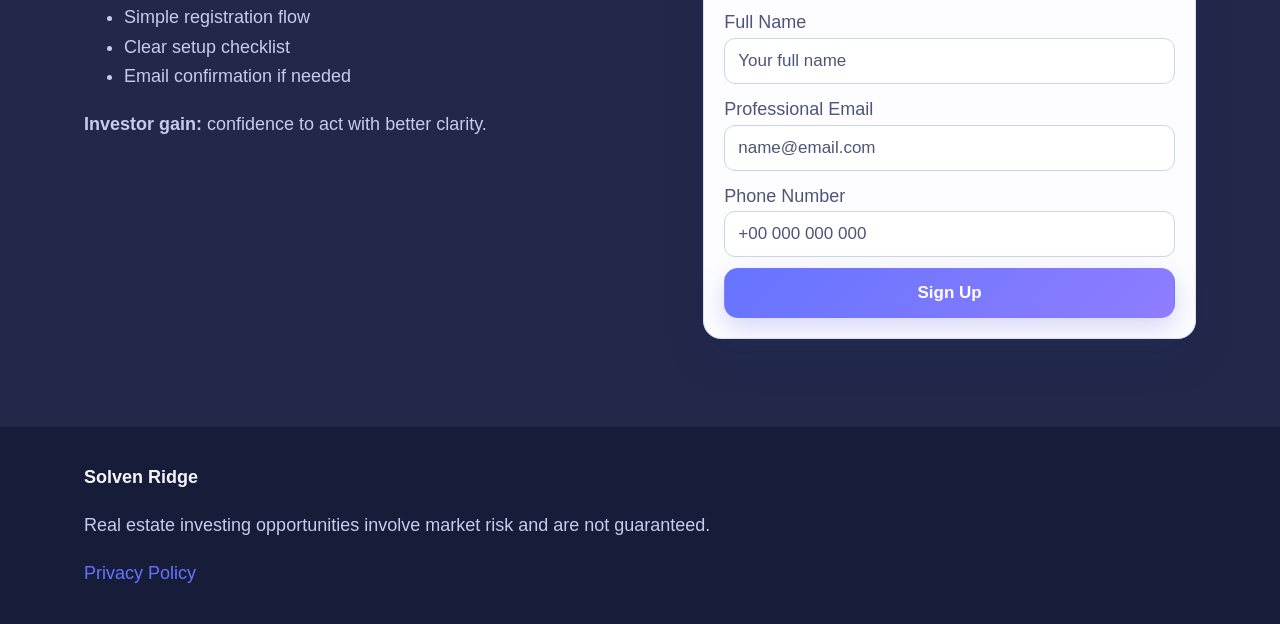
<file: es/index.html>
<!doctype html><html lang="en"><head><meta charset="UTF-8"><meta name="viewport" content="width=device-width, initial-scale=1.0"><title>Solven Ridge | Real Estate Investing Opportunities (Español)</title><meta name="description" content="Real estate investing made clear. See market timing, process, risks, and next steps to sign up."><link rel="canonical" href="https://solvenridge.com/es/index.html"><link rel="alternate" hreflang="en" href="https://solvenridge.com/index.html"><link rel="alternate" hreflang="de" href="https://solvenridge.com/de/index.html"><link rel="alternate" hreflang="fr" href="https://solvenridge.com/fr/index.html"><link rel="alternate" hreflang="es" href="https://solvenridge.com/es/index.html"><link rel="alternate" hreflang="it" href="https://solvenridge.com/it/index.html"><link rel="alternate" hreflang="tr" href="https://solvenridge.com/tr/index.html"><link rel="alternate" hreflang="pt" href="https://solvenridge.com/pt/index.html"><link rel="alternate" hreflang="ja" href="https://solvenridge.com/jp/index.html"><link rel="alternate" hreflang="sk" href="https://solvenridge.com/sk/index.html"><link rel="alternate" hreflang="nl-BE" href="https://solvenridge.com/be/index.html"><link rel="alternate" hreflang="x-default" href="https://solvenridge.com/index.html"><meta property="og:title" content="Solven Ridge | Real Estate Investing Opportunities"><meta property="og:description" content="Simple and premium real estate investing story with clear next steps."><meta property="og:type" content="website"><meta property="og:url" content="https://solvenridge.com/es/index.html"><meta name="twitter:card" content="summary_large_image"><meta name="twitter:title" content="Solven Ridge | Real Estate Investing Opportunities"><meta name="twitter:description" content="Understand the opportunity, risks, and setup in plain English."><link rel="stylesheet" href="../assets/style.css"></head><body><header class="site-header"><div class="container header-inner"><a class="brand" href="#top">Solven Ridge</a><nav class="main-nav" aria-label="Main"><a href="#market">Why Market</a><a href="#model">How It Works</a><a href="#metrics">Metrics</a><a href="#faq">FAQ</a></nav><div class="header-right"><div class="lang-wrap"><button class="lang-toggle" aria-label="Current language">Español</button><div class="lang-menu"><a href="../index.html"><span class="flag"><svg viewBox="0 0 60 36"><rect width="60" height="36" fill="#012169"/></svg></span>English</a><a href="../de/index.html"><span class="flag"><svg viewBox="0 0 5 3"><rect width="5" height="1" fill="#000"/><rect y="1" width="5" height="1" fill="#d00"/><rect y="2" width="5" height="1" fill="#fc0"/></svg></span>Deutsch</a><a href="../fr/index.html"><span class="flag"><svg viewBox="0 0 3 2"><rect width="1" height="2" fill="#0055A4"/><rect x="1" width="1" height="2" fill="#fff"/><rect x="2" width="1" height="2" fill="#EF4135"/></svg></span>Français</a><a href="../es/index.html"><span class="flag"><svg viewBox="0 0 3 2"><rect width="3" height="2" fill="#AA151B"/><rect y=".5" width="3" height="1" fill="#F1BF00"/></svg></span>Español</a><a href="../it/index.html"><span class="flag"><svg viewBox="0 0 3 2"><rect width="1" height="2" fill="#009246"/><rect x="1" width="1" height="2" fill="#fff"/><rect x="2" width="1" height="2" fill="#CE2B37"/></svg></span>Italiano</a><a href="../tr/index.html"><span class="flag"><svg viewBox="0 0 18 12"><rect width="18" height="12" fill="#E30A17"/></svg></span>Türkçe</a><a href="../pt/index.html"><span class="flag"><svg viewBox="0 0 3 2"><rect width="1.2" height="2" fill="#046A38"/><rect x="1.2" width="1.8" height="2" fill="#DA291C"/></svg></span>Português</a><a href="../jp/index.html"><span class="flag"><svg viewBox="0 0 3 2"><rect width="3" height="2" fill="#fff"/><circle cx="1.5" cy="1" r=".55" fill="#BC002D"/></svg></span>日本語</a><a href="../sk/index.html"><span class="flag"><svg viewBox="0 0 3 2"><rect width="3" height="2" fill="#EE1C25"/><rect width="3" height="1.33" fill="#0B4EA2"/><rect width="3" height=".66" fill="#fff"/></svg></span>Slovak</a><a href="../be/index.html"><span class="flag"><svg viewBox="0 0 3 2"><rect width="1" height="2" fill="#000"/><rect x="1" width="1" height="2" fill="#FDDA24"/><rect x="2" width="1" height="2" fill="#EF3340"/></svg></span>Nederlands (BE)</a></div></div><a class="btn-primary" href="#signup-final">Sign Up</a><button class="icon-btn burger" aria-label="Open menu">☰</button></div></div></header><div class="drawer-backdrop"></div><aside class="drawer" aria-label="Mobile menu"><button class="icon-btn drawer-close" aria-label="Close menu">✕</button><a href="#market">Why Market</a><a href="#model">How It Works</a><a href="#metrics">Metrics</a><a href="#faq">FAQ</a><div class="lang-wrap"><button class="lang-toggle">Español</button><div class="lang-menu"><a href="../index.html"><span class="flag"><svg viewBox="0 0 60 36"><rect width="60" height="36" fill="#012169"/></svg></span>English</a><a href="../de/index.html"><span class="flag"><svg viewBox="0 0 5 3"><rect width="5" height="1" fill="#000"/><rect y="1" width="5" height="1" fill="#d00"/><rect y="2" width="5" height="1" fill="#fc0"/></svg></span>Deutsch</a><a href="../fr/index.html"><span class="flag"><svg viewBox="0 0 3 2"><rect width="1" height="2" fill="#0055A4"/><rect x="1" width="1" height="2" fill="#fff"/><rect x="2" width="1" height="2" fill="#EF4135"/></svg></span>Français</a><a href="../es/index.html"><span class="flag"><svg viewBox="0 0 3 2"><rect width="3" height="2" fill="#AA151B"/><rect y=".5" width="3" height="1" fill="#F1BF00"/></svg></span>Español</a><a href="../it/index.html"><span class="flag"><svg viewBox="0 0 3 2"><rect width="1" height="2" fill="#009246"/><rect x="1" width="1" height="2" fill="#fff"/><rect x="2" width="1" height="2" fill="#CE2B37"/></svg></span>Italiano</a><a href="../tr/index.html"><span class="flag"><svg viewBox="0 0 18 12"><rect width="18" height="12" fill="#E30A17"/></svg></span>Türkçe</a><a href="../pt/index.html"><span class="flag"><svg viewBox="0 0 3 2"><rect width="1.2" height="2" fill="#046A38"/><rect x="1.2" width="1.8" height="2" fill="#DA291C"/></svg></span>Português</a><a href="../jp/index.html"><span class="flag"><svg viewBox="0 0 3 2"><rect width="3" height="2" fill="#fff"/><circle cx="1.5" cy="1" r=".55" fill="#BC002D"/></svg></span>日本語</a><a href="../sk/index.html"><span class="flag"><svg viewBox="0 0 3 2"><rect width="3" height="2" fill="#EE1C25"/><rect width="3" height="1.33" fill="#0B4EA2"/><rect width="3" height=".66" fill="#fff"/></svg></span>Slovak</a><a href="../be/index.html"><span class="flag"><svg viewBox="0 0 3 2"><rect width="1" height="2" fill="#000"/><rect x="1" width="1" height="2" fill="#FDDA24"/><rect x="2" width="1" height="2" fill="#EF3340"/></svg></span>Nederlands (BE)</a></div></div><a class="btn-primary" href="#signup-final">Sign Up</a></aside><main id="top"><section class="section light reveal">
  <div class="container hero-grid">
    <div>
      <div class="hero-kicker">Real estate investing opportunities</div>
      <h1>Real Estate Investing With Clear Steps</h1>
      <p>Solven Ridge gives you a simple way to enter real estate investing now. The market matters because rental demand and supply gaps can support prices. You get a clear plan, clear risk notes, and clear next actions. After you sign up, you get instant access to the next steps.</p>
      <div class="perf-panel">
        <div class="perf-grid">
          <div class="perf-box"><div class="perf-num">8–15%</div><div class="perf-label">Monthly range</div></div>
          <div class="perf-box"><div class="perf-num">80–200%</div><div class="perf-label">Annual range</div></div>
        </div>
        <div class="perf-note">Returns depend on market conditions. Not guaranteed.</div>
      </div>
    </div>
    <form class="form-card" aria-label="Hero sign up form">
      <h3>Start in Minutes</h3>
      <p class="form-sub">See a clear path and simple setup details.</p>
      <p class="muted">We may send a short email to confirm your details.</p>
      <div class="form-stack">
        <label>Full Name<input placeholder="Your full name" required></label>
        <label>Professional Email<input type="email" placeholder="name@email.com" required></label>
        <label>Phone Number<input type="tel" placeholder="+00 000 000 000" required></label>
        <button class="btn-primary" type="submit">Sign Up</button>
      </div>
    </form>
  </div>
</section>
<section id="market" class="section light reveal"><div class="container split-2"><div>
  <h2>Why This Market Matters</h2>
  <p>Real estate investing is growing because homes and logistics spaces stay in demand. Financing is tighter, so better deals appear for prepared investors.</p>
  <ul><li>People still need housing in every cycle.</li><li>Urban growth supports rent demand.</li><li>Discounted assets appear in slower periods.</li></ul>
  <p>What it means: timing can improve entry prices while demand stays active.</p>
  <p><strong>Investor gain:</strong> better entry opportunities with practical downside awareness.</p>
</div><div class="card">
  <h3>Demand vs Supply</h3>
  <div class="bar-compare">
    <div class="row"><div class="legend">Rental demand 74, market average 55</div><div class="track"><div class="fill" style="width:74%"></div><span class="benchmark"></span></div></div>
    <div class="row"><div class="legend">New supply 42, market average 55</div><div class="track"><div class="fill" style="width:42%"></div><span class="benchmark"></span></div></div>
  </div>
  <p>Meaning: demand is ahead of new supply in key zones.</p>
  <p class="muted">Investor gain: stronger rent support over time.</p>
</div></div></section>
<section id="model" class="section dark reveal"><div class="container">
  <h2>How Real Estate Investing Works</h2><p>Here is the model in plain words. You can track each step before you commit.</p>
  <div class="card-grid-4">
    <article class="card"><h3>Find Markets</h3><p>We screen cities with rent pressure and job growth.</p><p class="muted">Clear start filters.</p></article>
    <article class="card"><h3>Select Assets</h3><p>We pick properties with practical upgrade potential.</p><p class="muted">Focus on usable value.</p></article>
    <article class="card"><h3>Manage Clearly</h3><p>Local teams run leasing, upkeep, and cost control.</p><p class="muted">Simple operating discipline.</p></article>
    <article class="card"><h3>Exit Smartly</h3><p>We sell when pricing and demand align well.</p><p class="muted">Planned timing decisions.</p></article>
  </div>
  <p>What it means: each step links to a clear business outcome.</p><p><strong>Investor gain:</strong> a repeatable path, not random deal chasing.</p>
</div></section>
<section class="section light reveal"><div class="container">
  <h2>Fast 24H Process</h2>
  <p>You can move from account start to ready status in one day.</p>
  <div class="card-grid-4">
    <div class="card"><h3>5 Minute</h3><p>Create your account details.</p></div>
    <div class="card"><h3>1–6 Hour</h3><p>Review opportunity basics clearly.</p></div>
    <div class="card"><h3>6–12 Hour</h3><p>Choose your starting option.</p></div>
    <div class="card"><h3>12–24 Hour</h3><p>Confirm setup and dashboard access.</p></div>
  </div>
  <p>Most people finish setup in 24 hours.</p>
  <p>After you sign up, you will see a clear setup checklist.</p>
</div></section>
<section id="metrics" class="section light reveal"><div class="container split-2"><div>
  <h2>Performance Snapshot</h2>
  <p>This view shows potential outcomes from past favorable periods. It compares a target path to a broad market baseline.</p>
  <div class="card chart-grid">
    <div><h3>Target Path</h3><div class="ring"><span>72%</span></div><p>Primary metric: favorable-cycle capture.</p></div>
    <div><h3>Market Baseline</h3><div class="ring" style="background:conic-gradient(#8d95b5 0 48%, #e6e9f8 48% 100%)"><span>48%</span></div><p>Baseline from broad listed real estate basket.</p></div>
  </div>
  <p>Meaning: the spread shows potential upside in stronger cycles.</p>
  <p><strong>Investor gain:</strong> easier decision framing before you start.</p>
</div><div class="card">
  <h3>Value Driver Mix</h3>
  <div class="stack-bar"><span class="seg-a"></span><span class="seg-b"></span><span class="seg-c"></span></div>
  <ul><li>38% entry pricing edge</li><li>34% rent growth and occupancy</li><li>28% value upgrades</li></ul>
  <p>Meaning: gains come from multiple drivers, not one bet.</p>
  <p class="muted">Investor gain: more balanced return path.</p>
</div></div></section>
<section class="section dark reveal"><div class="container split-2"><div class="card">
  <h3>Return Drivers Waterfall</h3>
  <ul><li>+14 from entry discounts</li><li>+11 from rent growth</li><li>+7 from upgrades</li><li>-6 from financing costs</li></ul>
  <p>Baseline: broad market reference return is 18.</p>
  <p>Meaning: active selection and operations can lift net outcomes.</p>
  <p class="muted">Investor gain: clearer source of possible return.</p>
</div><div>
  <h2>Insights That Drive Returns</h2>
  <p>We focus on simple levers you can understand. Every lever links to a practical decision point.</p>
  <ul><li>Where demand is steady and vacancies stay lower.</li><li>Where renovation budgets can raise rent without overbuilding.</li><li>Where exit demand is visible before purchase.</li></ul>
  <p>What it means: decisions are tied to observable market behavior.</p>
  <p><strong>Investor gain:</strong> fewer surprises and better planning clarity.</p>
</div></div></section>
<section class="section light reveal"><div class="container split-2"><div>
  <h2>Simple Risk View</h2>
  <p>Every investment has risk. We explain key risks in plain language and show how we reduce them.</p>
  <div class="risk-matrix">
    <div class="risk-cell"><h3>Rate Pressure</h3><p>Higher borrowing costs can reduce profit speed.</p></div>
    <div class="risk-cell"><h3>Vacancy Risk</h3><p>Empty units can lower cash flow.</p></div>
    <div class="risk-cell"><h3>Cost Overrun</h3><p>Repairs can cost more than expected.</p></div>
    <div class="risk-cell"><h3>Exit Delay</h3><p>Sales may take longer in slow markets.</p></div>
  </div>
  <p>Meaning: risks are known early, so response plans are ready.</p>
  <p><strong>Investor gain:</strong> clearer downside awareness before choosing.</p>
</div><div class="card">
  <h3>Risk Reduction Actions</h3>
  <ul><li>Fixed budget controls before upgrades.</li><li>Tenant demand checks before acquisition.</li><li>Cash buffer planning for slower months.</li></ul>
  <p>Benchmark: target vacancy buffer stays above market average.</p>
  <p class="muted">Investor gain: practical safeguards, not vague promises.</p>
</div></div></section>
<section class="section light reveal"><div class="container">
  <h2>Investor Reviews</h2>
  <p>These are short notes from investors who wanted clear steps.</p>
  <div class="card-grid-4">
    <article class="card"><div class="reviewer"><span class="avatar">AL</span><strong>Anna Lewis</strong><span class="verified">VERIFIED</span></div><p class="muted">Product Lead · Bristol</p><p>Clear process. I knew each step before I committed.</p></article>
    <article class="card"><div class="reviewer"><span class="avatar">JM</span><strong>Jonas Meyer</strong><span class="verified">VERIFIED</span></div><p class="muted">Designer · Berlin</p><p>The risk notes were simple. That built trust quickly.</p></article>
    <article class="card"><div class="reviewer"><span class="avatar">CP</span><strong>Clara Pinto</strong><span class="verified">VERIFIED</span></div><p class="muted">Consultant · Porto</p><p>I liked the market explanation. No confusing finance terms.</p></article>
    <article class="card"><div class="reviewer"><span class="avatar">MS</span><strong>Marek Sokol</strong><span class="verified">VERIFIED</span></div><p class="muted">Engineer · Bratislava</p><p>Setup was fast. I reached the checklist the same day.</p></article>
  </div>
  <p>Meaning: clarity helps people decide faster.</p><p><strong>Investor gain:</strong> less uncertainty during onboarding.</p>
</div></section>
<section id="faq" class="section light reveal"><div class="container split-2"><div>
  <h2>FAQ</h2><p>Quick answers to common questions before registration.</p>
  <div class="faq-list">
    <div class="faq-item open"><button class="faq-q">What is real estate investing here?</button><div class="faq-a"><p>It is access to selected property opportunities with a clear process.</p></div></div>
    <div class="faq-item"><button class="faq-q">Why does this matter now?</button><div class="faq-a"><p>Supply gaps and rent demand can create better entry windows today.</p></div></div>
    <div class="faq-item"><button class="faq-q">How many steps are in setup?</button><div class="faq-a"><p>Four simple steps, usually completed within 24 hours.</p></div></div>
    <div class="faq-item"><button class="faq-q">What could go wrong?</button><div class="faq-a"><p>Rates, vacancies, and repair costs can hurt returns in weaker periods.</p></div></div>
    <div class="faq-item"><button class="faq-q">How do you reduce risk?</button><div class="faq-a"><p>We use market checks, budget controls, and reserve planning.</p></div></div>
    <div class="faq-item"><button class="faq-q">Do I need calls to continue?</button><div class="faq-a"><p>No. The next step is registration and on-screen checklist guidance.</p></div></div>
    <div class="faq-item"><button class="faq-q">What happens after Sign Up?</button><div class="faq-a"><p>After you sign up, you can review the options and choose what to do next.</p></div></div>
    <div class="faq-item"><button class="faq-q">Will I get guaranteed returns?</button><div class="faq-a"><p>No. Returns depend on market conditions and are never guaranteed.</p></div></div>
  </div>
</div><div class="card">
  <h3>What This Means</h3>
  <p>You get plain answers before you decide. You can move at your pace.</p>
  <p class="muted">Investor gain: fewer doubts before taking action.</p>
</div></div></section>
<section id="signup-final" class="section dark reveal"><div class="container hero-grid"><div>
  <h2>A Clear Way to Start</h2>
  <p>This is a practical path into real estate investing. You see the opportunity, risks, and setup before committing. After you sign up, you can review the options and choose what to do next.</p>
  <ul><li>Simple registration flow</li><li>Clear setup checklist</li><li>Email confirmation if needed</li></ul>
  <p><strong>Investor gain:</strong> confidence to act with better clarity.</p>
</div>
<form class="form-card" aria-label="Final sign up form">
  <h3>Create Your Access</h3>
  <p class="form-sub">Finish registration and view your next steps now.</p>
  <p class="muted">We may send a short email to confirm your details.</p>
  <div class="form-stack">
    <label>Full Name<input placeholder="Your full name" required></label>
    <label>Professional Email<input type="email" placeholder="name@email.com" required></label>
    <label>Phone Number<input type="tel" placeholder="+00 000 000 000" required></label>
    <button class="btn-primary" type="submit">Sign Up</button>
  </div>
</form>
</div></section>
</main><footer class="footer"><div class="container"><strong>Solven Ridge</strong><p>Real estate investing opportunities involve market risk and are not guaranteed.</p><a href="#" data-open-privacy>Privacy Policy</a></div><div class="sr-links"><a href="../index.html">English</a><a href="../de/index.html">Deutsch</a><a href="../fr/index.html">Français</a><a href="../es/index.html">Español</a><a href="../it/index.html">Italiano</a><a href="../tr/index.html">Türkçe</a><a href="../pt/index.html">Português</a><a href="../jp/index.html">日本語</a><a href="../sk/index.html">Slovak</a><a href="../be/index.html">Nederlands (BE)</a></div></footer><div class="modal" aria-hidden="true"><div class="modal-card"><div class="modal-head"><h2>Privacy Policy</h2><button class="icon-btn" data-close-modal aria-label="Close privacy modal">✕</button></div><p><strong>Introduction:</strong> We explain what data we collect and why.</p><p><strong>Data collection:</strong> We collect name, email, phone, and usage actions.</p><p><strong>Legal basis:</strong> We process data for consent, service delivery, and legal duties.</p><p><strong>Cookies:</strong> Cookies help basic site functions and performance insights.</p><p><strong>Retention:</strong> We keep records only as long as needed for service and law.</p><p><strong>Third-party sharing:</strong> We share data with vetted providers for hosting and email.</p><p><strong>Security:</strong> We use access controls and encryption in transit.</p><p><strong>User rights:</strong> You can request access, correction, deletion, and limits on use.</p><p><strong>International transfers:</strong> Some providers process data across borders with safeguards.</p><p><strong>Industry risk disclosure:</strong> Investing can lose value in weak market periods.</p><p><strong>Contact:</strong> privacy@solvenridge.com handles policy questions.</p><div class="modal-foot"><button class="icon-btn" data-close-modal>Close</button></div></div></div><script type="application/ld+json">{"@context":"https://schema.org","@graph":[{"@type":"Organization","name":"Solven Ridge","url":"https://solvenridge.com"},{"@type":"WebSite","name":"Solven Ridge","url":"https://solvenridge.com"},{"@type":"FAQPage","mainEntity":[{"@type":"Question","name":"What happens after Sign Up?","acceptedAnswer":{"@type":"Answer","text":"After you sign up, you can review the options and choose what to do next."}}]},{"@type":"Review","author":{"@type":"Person","name":"Anna Lewis"},"reviewBody":"Clear process and fast setup.","reviewRating":{"@type":"Rating","ratingValue":"5","bestRating":"5"}}]}</script><script src="../assets/app.js" defer></script></body></html>
</file>
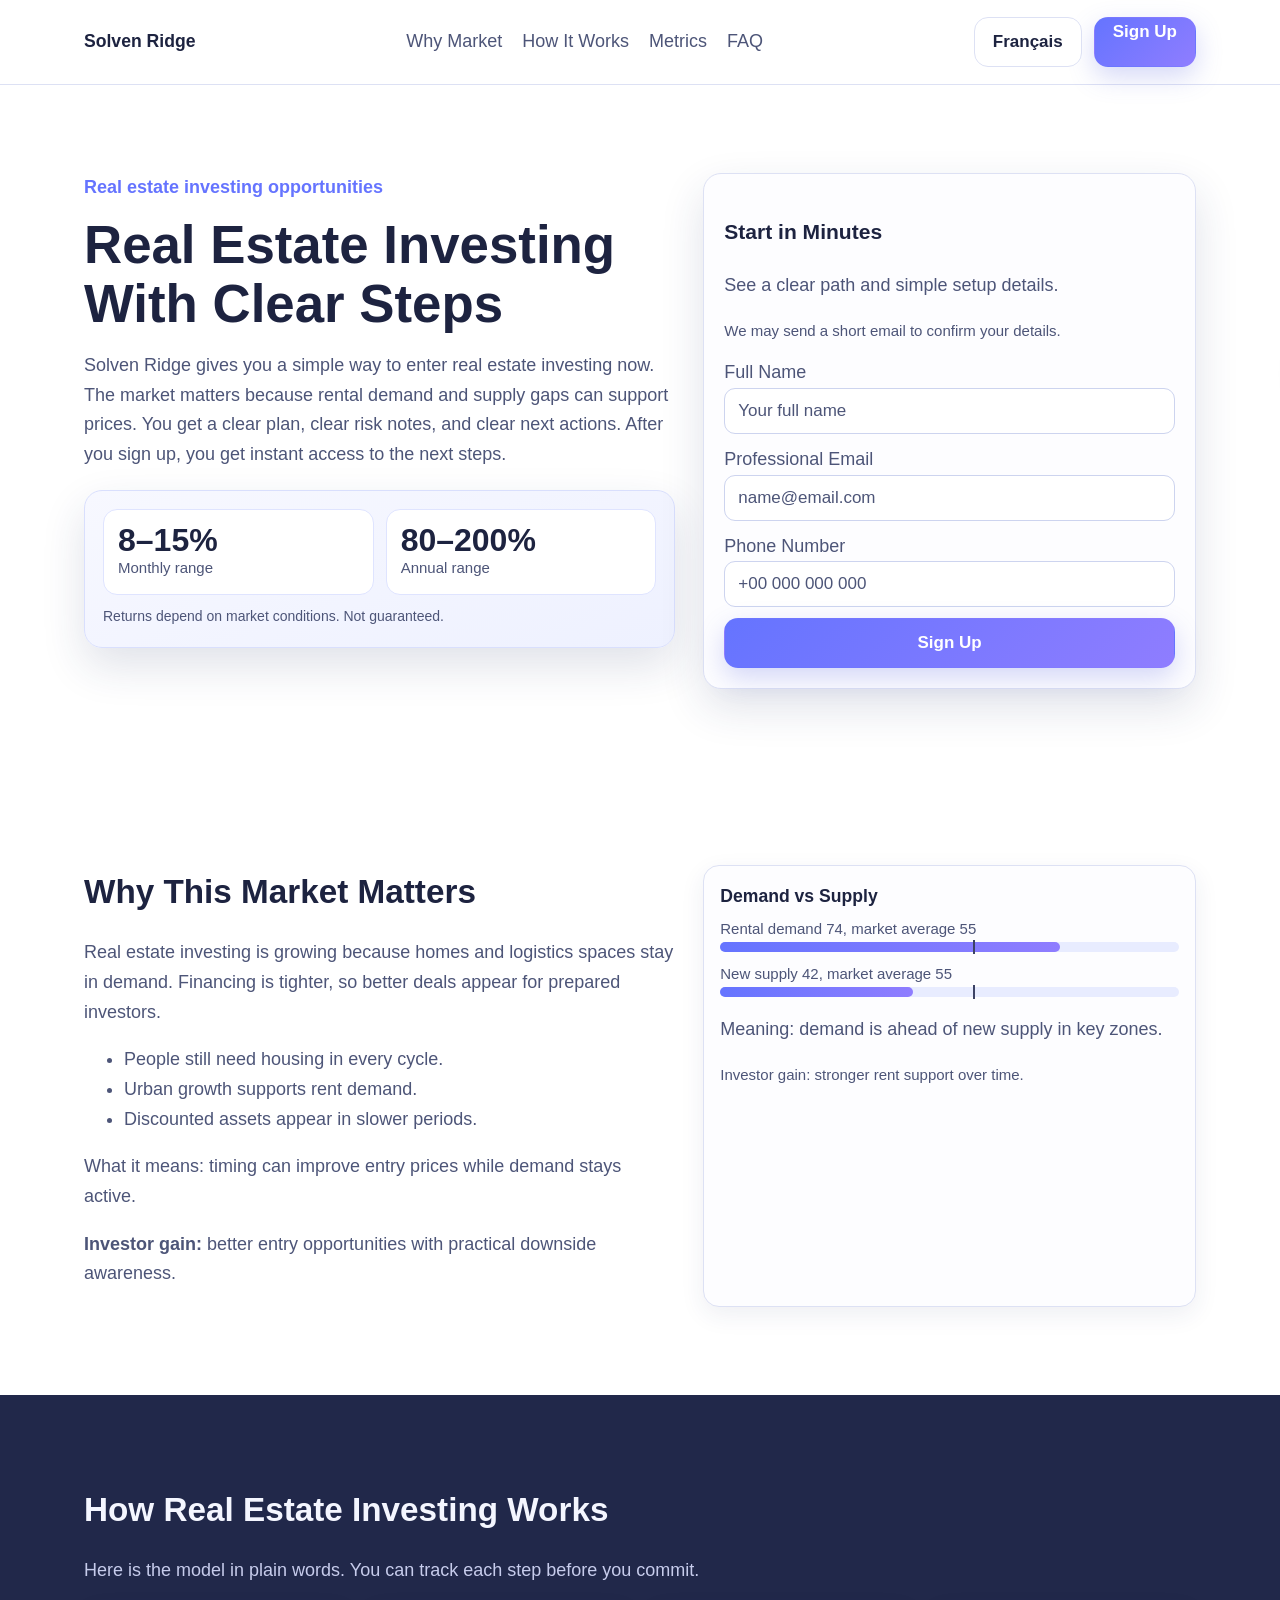
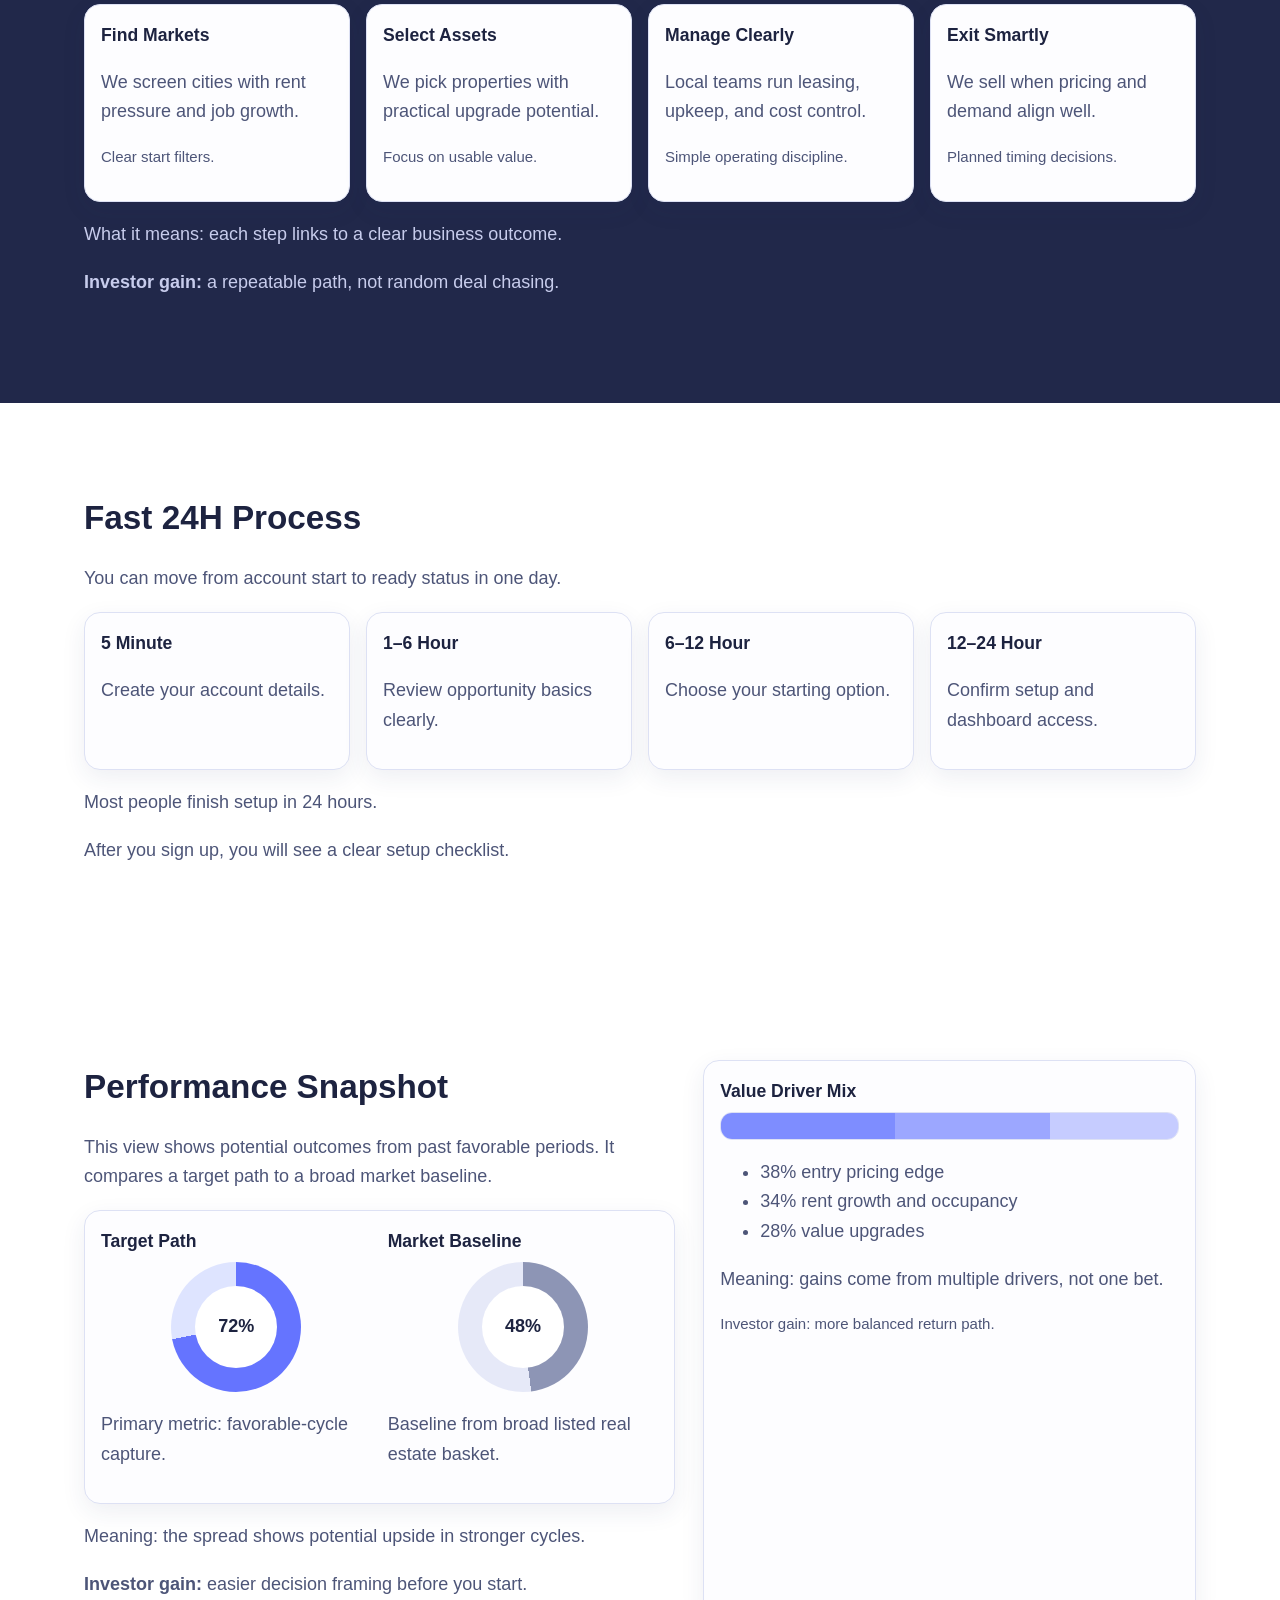
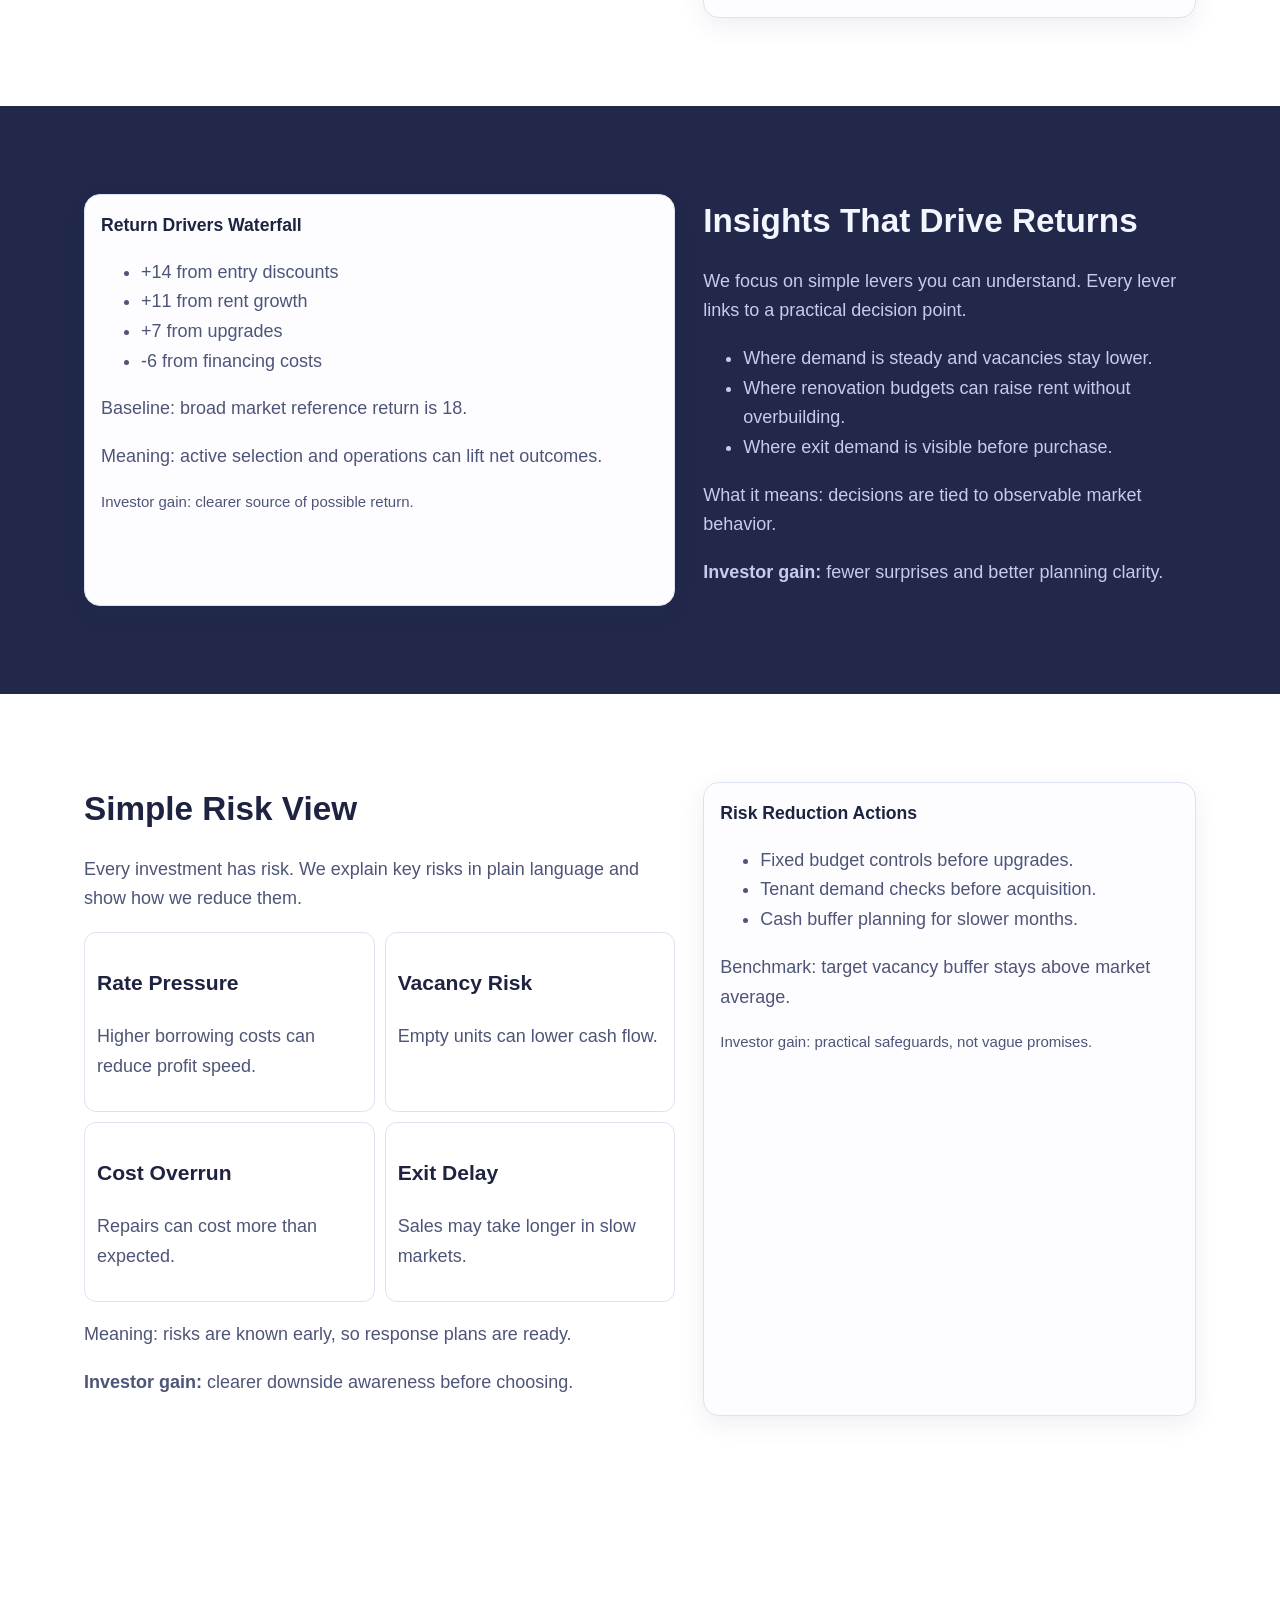
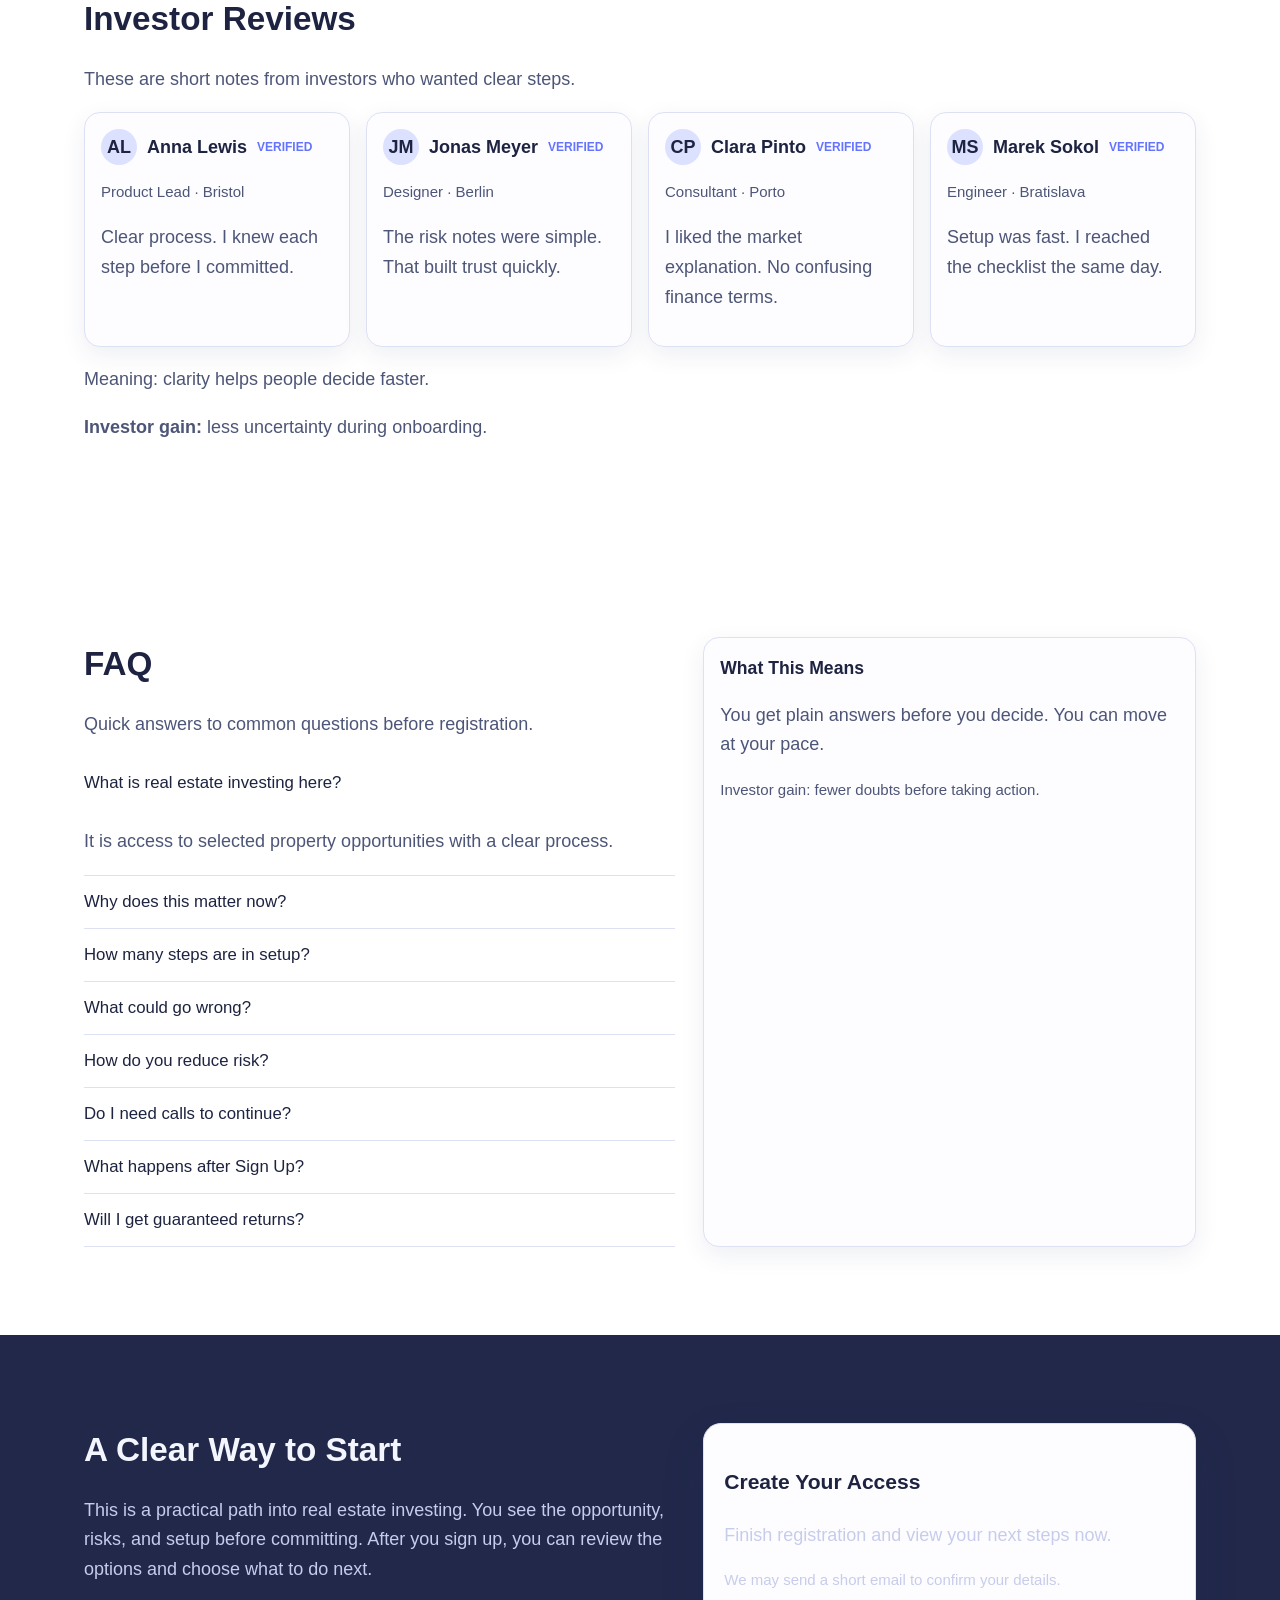
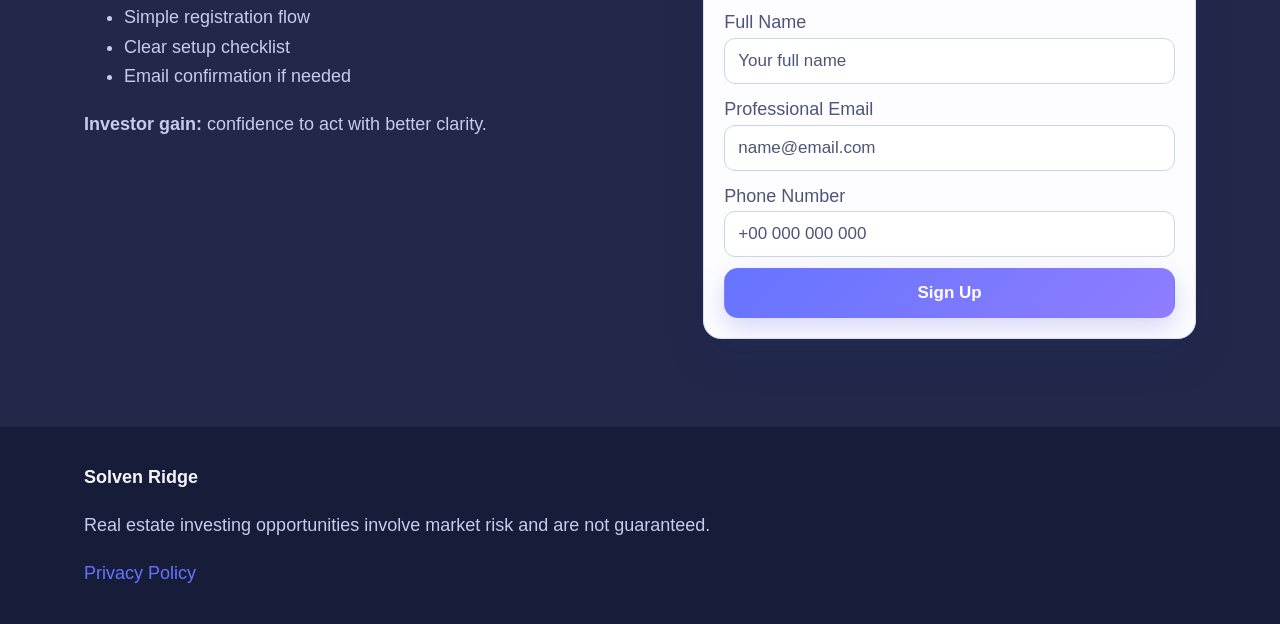
<file: fr/index.html>
<!doctype html><html lang="en"><head><meta charset="UTF-8"><meta name="viewport" content="width=device-width, initial-scale=1.0"><title>Solven Ridge | Real Estate Investing Opportunities (Français)</title><meta name="description" content="Real estate investing made clear. See market timing, process, risks, and next steps to sign up."><link rel="canonical" href="https://solvenridge.com/fr/index.html"><link rel="alternate" hreflang="en" href="https://solvenridge.com/index.html"><link rel="alternate" hreflang="de" href="https://solvenridge.com/de/index.html"><link rel="alternate" hreflang="fr" href="https://solvenridge.com/fr/index.html"><link rel="alternate" hreflang="es" href="https://solvenridge.com/es/index.html"><link rel="alternate" hreflang="it" href="https://solvenridge.com/it/index.html"><link rel="alternate" hreflang="tr" href="https://solvenridge.com/tr/index.html"><link rel="alternate" hreflang="pt" href="https://solvenridge.com/pt/index.html"><link rel="alternate" hreflang="ja" href="https://solvenridge.com/jp/index.html"><link rel="alternate" hreflang="sk" href="https://solvenridge.com/sk/index.html"><link rel="alternate" hreflang="nl-BE" href="https://solvenridge.com/be/index.html"><link rel="alternate" hreflang="x-default" href="https://solvenridge.com/index.html"><meta property="og:title" content="Solven Ridge | Real Estate Investing Opportunities"><meta property="og:description" content="Simple and premium real estate investing story with clear next steps."><meta property="og:type" content="website"><meta property="og:url" content="https://solvenridge.com/fr/index.html"><meta name="twitter:card" content="summary_large_image"><meta name="twitter:title" content="Solven Ridge | Real Estate Investing Opportunities"><meta name="twitter:description" content="Understand the opportunity, risks, and setup in plain English."><link rel="stylesheet" href="../assets/style.css"></head><body><header class="site-header"><div class="container header-inner"><a class="brand" href="#top">Solven Ridge</a><nav class="main-nav" aria-label="Main"><a href="#market">Why Market</a><a href="#model">How It Works</a><a href="#metrics">Metrics</a><a href="#faq">FAQ</a></nav><div class="header-right"><div class="lang-wrap"><button class="lang-toggle" aria-label="Current language">Français</button><div class="lang-menu"><a href="../index.html"><span class="flag"><svg viewBox="0 0 60 36"><rect width="60" height="36" fill="#012169"/></svg></span>English</a><a href="../de/index.html"><span class="flag"><svg viewBox="0 0 5 3"><rect width="5" height="1" fill="#000"/><rect y="1" width="5" height="1" fill="#d00"/><rect y="2" width="5" height="1" fill="#fc0"/></svg></span>Deutsch</a><a href="../fr/index.html"><span class="flag"><svg viewBox="0 0 3 2"><rect width="1" height="2" fill="#0055A4"/><rect x="1" width="1" height="2" fill="#fff"/><rect x="2" width="1" height="2" fill="#EF4135"/></svg></span>Français</a><a href="../es/index.html"><span class="flag"><svg viewBox="0 0 3 2"><rect width="3" height="2" fill="#AA151B"/><rect y=".5" width="3" height="1" fill="#F1BF00"/></svg></span>Español</a><a href="../it/index.html"><span class="flag"><svg viewBox="0 0 3 2"><rect width="1" height="2" fill="#009246"/><rect x="1" width="1" height="2" fill="#fff"/><rect x="2" width="1" height="2" fill="#CE2B37"/></svg></span>Italiano</a><a href="../tr/index.html"><span class="flag"><svg viewBox="0 0 18 12"><rect width="18" height="12" fill="#E30A17"/></svg></span>Türkçe</a><a href="../pt/index.html"><span class="flag"><svg viewBox="0 0 3 2"><rect width="1.2" height="2" fill="#046A38"/><rect x="1.2" width="1.8" height="2" fill="#DA291C"/></svg></span>Português</a><a href="../jp/index.html"><span class="flag"><svg viewBox="0 0 3 2"><rect width="3" height="2" fill="#fff"/><circle cx="1.5" cy="1" r=".55" fill="#BC002D"/></svg></span>日本語</a><a href="../sk/index.html"><span class="flag"><svg viewBox="0 0 3 2"><rect width="3" height="2" fill="#EE1C25"/><rect width="3" height="1.33" fill="#0B4EA2"/><rect width="3" height=".66" fill="#fff"/></svg></span>Slovak</a><a href="../be/index.html"><span class="flag"><svg viewBox="0 0 3 2"><rect width="1" height="2" fill="#000"/><rect x="1" width="1" height="2" fill="#FDDA24"/><rect x="2" width="1" height="2" fill="#EF3340"/></svg></span>Nederlands (BE)</a></div></div><a class="btn-primary" href="#signup-final">Sign Up</a><button class="icon-btn burger" aria-label="Open menu">☰</button></div></div></header><div class="drawer-backdrop"></div><aside class="drawer" aria-label="Mobile menu"><button class="icon-btn drawer-close" aria-label="Close menu">✕</button><a href="#market">Why Market</a><a href="#model">How It Works</a><a href="#metrics">Metrics</a><a href="#faq">FAQ</a><div class="lang-wrap"><button class="lang-toggle">Français</button><div class="lang-menu"><a href="../index.html"><span class="flag"><svg viewBox="0 0 60 36"><rect width="60" height="36" fill="#012169"/></svg></span>English</a><a href="../de/index.html"><span class="flag"><svg viewBox="0 0 5 3"><rect width="5" height="1" fill="#000"/><rect y="1" width="5" height="1" fill="#d00"/><rect y="2" width="5" height="1" fill="#fc0"/></svg></span>Deutsch</a><a href="../fr/index.html"><span class="flag"><svg viewBox="0 0 3 2"><rect width="1" height="2" fill="#0055A4"/><rect x="1" width="1" height="2" fill="#fff"/><rect x="2" width="1" height="2" fill="#EF4135"/></svg></span>Français</a><a href="../es/index.html"><span class="flag"><svg viewBox="0 0 3 2"><rect width="3" height="2" fill="#AA151B"/><rect y=".5" width="3" height="1" fill="#F1BF00"/></svg></span>Español</a><a href="../it/index.html"><span class="flag"><svg viewBox="0 0 3 2"><rect width="1" height="2" fill="#009246"/><rect x="1" width="1" height="2" fill="#fff"/><rect x="2" width="1" height="2" fill="#CE2B37"/></svg></span>Italiano</a><a href="../tr/index.html"><span class="flag"><svg viewBox="0 0 18 12"><rect width="18" height="12" fill="#E30A17"/></svg></span>Türkçe</a><a href="../pt/index.html"><span class="flag"><svg viewBox="0 0 3 2"><rect width="1.2" height="2" fill="#046A38"/><rect x="1.2" width="1.8" height="2" fill="#DA291C"/></svg></span>Português</a><a href="../jp/index.html"><span class="flag"><svg viewBox="0 0 3 2"><rect width="3" height="2" fill="#fff"/><circle cx="1.5" cy="1" r=".55" fill="#BC002D"/></svg></span>日本語</a><a href="../sk/index.html"><span class="flag"><svg viewBox="0 0 3 2"><rect width="3" height="2" fill="#EE1C25"/><rect width="3" height="1.33" fill="#0B4EA2"/><rect width="3" height=".66" fill="#fff"/></svg></span>Slovak</a><a href="../be/index.html"><span class="flag"><svg viewBox="0 0 3 2"><rect width="1" height="2" fill="#000"/><rect x="1" width="1" height="2" fill="#FDDA24"/><rect x="2" width="1" height="2" fill="#EF3340"/></svg></span>Nederlands (BE)</a></div></div><a class="btn-primary" href="#signup-final">Sign Up</a></aside><main id="top"><section class="section light reveal">
  <div class="container hero-grid">
    <div>
      <div class="hero-kicker">Real estate investing opportunities</div>
      <h1>Real Estate Investing With Clear Steps</h1>
      <p>Solven Ridge gives you a simple way to enter real estate investing now. The market matters because rental demand and supply gaps can support prices. You get a clear plan, clear risk notes, and clear next actions. After you sign up, you get instant access to the next steps.</p>
      <div class="perf-panel">
        <div class="perf-grid">
          <div class="perf-box"><div class="perf-num">8–15%</div><div class="perf-label">Monthly range</div></div>
          <div class="perf-box"><div class="perf-num">80–200%</div><div class="perf-label">Annual range</div></div>
        </div>
        <div class="perf-note">Returns depend on market conditions. Not guaranteed.</div>
      </div>
    </div>
    <form class="form-card" aria-label="Hero sign up form">
      <h3>Start in Minutes</h3>
      <p class="form-sub">See a clear path and simple setup details.</p>
      <p class="muted">We may send a short email to confirm your details.</p>
      <div class="form-stack">
        <label>Full Name<input placeholder="Your full name" required></label>
        <label>Professional Email<input type="email" placeholder="name@email.com" required></label>
        <label>Phone Number<input type="tel" placeholder="+00 000 000 000" required></label>
        <button class="btn-primary" type="submit">Sign Up</button>
      </div>
    </form>
  </div>
</section>
<section id="market" class="section light reveal"><div class="container split-2"><div>
  <h2>Why This Market Matters</h2>
  <p>Real estate investing is growing because homes and logistics spaces stay in demand. Financing is tighter, so better deals appear for prepared investors.</p>
  <ul><li>People still need housing in every cycle.</li><li>Urban growth supports rent demand.</li><li>Discounted assets appear in slower periods.</li></ul>
  <p>What it means: timing can improve entry prices while demand stays active.</p>
  <p><strong>Investor gain:</strong> better entry opportunities with practical downside awareness.</p>
</div><div class="card">
  <h3>Demand vs Supply</h3>
  <div class="bar-compare">
    <div class="row"><div class="legend">Rental demand 74, market average 55</div><div class="track"><div class="fill" style="width:74%"></div><span class="benchmark"></span></div></div>
    <div class="row"><div class="legend">New supply 42, market average 55</div><div class="track"><div class="fill" style="width:42%"></div><span class="benchmark"></span></div></div>
  </div>
  <p>Meaning: demand is ahead of new supply in key zones.</p>
  <p class="muted">Investor gain: stronger rent support over time.</p>
</div></div></section>
<section id="model" class="section dark reveal"><div class="container">
  <h2>How Real Estate Investing Works</h2><p>Here is the model in plain words. You can track each step before you commit.</p>
  <div class="card-grid-4">
    <article class="card"><h3>Find Markets</h3><p>We screen cities with rent pressure and job growth.</p><p class="muted">Clear start filters.</p></article>
    <article class="card"><h3>Select Assets</h3><p>We pick properties with practical upgrade potential.</p><p class="muted">Focus on usable value.</p></article>
    <article class="card"><h3>Manage Clearly</h3><p>Local teams run leasing, upkeep, and cost control.</p><p class="muted">Simple operating discipline.</p></article>
    <article class="card"><h3>Exit Smartly</h3><p>We sell when pricing and demand align well.</p><p class="muted">Planned timing decisions.</p></article>
  </div>
  <p>What it means: each step links to a clear business outcome.</p><p><strong>Investor gain:</strong> a repeatable path, not random deal chasing.</p>
</div></section>
<section class="section light reveal"><div class="container">
  <h2>Fast 24H Process</h2>
  <p>You can move from account start to ready status in one day.</p>
  <div class="card-grid-4">
    <div class="card"><h3>5 Minute</h3><p>Create your account details.</p></div>
    <div class="card"><h3>1–6 Hour</h3><p>Review opportunity basics clearly.</p></div>
    <div class="card"><h3>6–12 Hour</h3><p>Choose your starting option.</p></div>
    <div class="card"><h3>12–24 Hour</h3><p>Confirm setup and dashboard access.</p></div>
  </div>
  <p>Most people finish setup in 24 hours.</p>
  <p>After you sign up, you will see a clear setup checklist.</p>
</div></section>
<section id="metrics" class="section light reveal"><div class="container split-2"><div>
  <h2>Performance Snapshot</h2>
  <p>This view shows potential outcomes from past favorable periods. It compares a target path to a broad market baseline.</p>
  <div class="card chart-grid">
    <div><h3>Target Path</h3><div class="ring"><span>72%</span></div><p>Primary metric: favorable-cycle capture.</p></div>
    <div><h3>Market Baseline</h3><div class="ring" style="background:conic-gradient(#8d95b5 0 48%, #e6e9f8 48% 100%)"><span>48%</span></div><p>Baseline from broad listed real estate basket.</p></div>
  </div>
  <p>Meaning: the spread shows potential upside in stronger cycles.</p>
  <p><strong>Investor gain:</strong> easier decision framing before you start.</p>
</div><div class="card">
  <h3>Value Driver Mix</h3>
  <div class="stack-bar"><span class="seg-a"></span><span class="seg-b"></span><span class="seg-c"></span></div>
  <ul><li>38% entry pricing edge</li><li>34% rent growth and occupancy</li><li>28% value upgrades</li></ul>
  <p>Meaning: gains come from multiple drivers, not one bet.</p>
  <p class="muted">Investor gain: more balanced return path.</p>
</div></div></section>
<section class="section dark reveal"><div class="container split-2"><div class="card">
  <h3>Return Drivers Waterfall</h3>
  <ul><li>+14 from entry discounts</li><li>+11 from rent growth</li><li>+7 from upgrades</li><li>-6 from financing costs</li></ul>
  <p>Baseline: broad market reference return is 18.</p>
  <p>Meaning: active selection and operations can lift net outcomes.</p>
  <p class="muted">Investor gain: clearer source of possible return.</p>
</div><div>
  <h2>Insights That Drive Returns</h2>
  <p>We focus on simple levers you can understand. Every lever links to a practical decision point.</p>
  <ul><li>Where demand is steady and vacancies stay lower.</li><li>Where renovation budgets can raise rent without overbuilding.</li><li>Where exit demand is visible before purchase.</li></ul>
  <p>What it means: decisions are tied to observable market behavior.</p>
  <p><strong>Investor gain:</strong> fewer surprises and better planning clarity.</p>
</div></div></section>
<section class="section light reveal"><div class="container split-2"><div>
  <h2>Simple Risk View</h2>
  <p>Every investment has risk. We explain key risks in plain language and show how we reduce them.</p>
  <div class="risk-matrix">
    <div class="risk-cell"><h3>Rate Pressure</h3><p>Higher borrowing costs can reduce profit speed.</p></div>
    <div class="risk-cell"><h3>Vacancy Risk</h3><p>Empty units can lower cash flow.</p></div>
    <div class="risk-cell"><h3>Cost Overrun</h3><p>Repairs can cost more than expected.</p></div>
    <div class="risk-cell"><h3>Exit Delay</h3><p>Sales may take longer in slow markets.</p></div>
  </div>
  <p>Meaning: risks are known early, so response plans are ready.</p>
  <p><strong>Investor gain:</strong> clearer downside awareness before choosing.</p>
</div><div class="card">
  <h3>Risk Reduction Actions</h3>
  <ul><li>Fixed budget controls before upgrades.</li><li>Tenant demand checks before acquisition.</li><li>Cash buffer planning for slower months.</li></ul>
  <p>Benchmark: target vacancy buffer stays above market average.</p>
  <p class="muted">Investor gain: practical safeguards, not vague promises.</p>
</div></div></section>
<section class="section light reveal"><div class="container">
  <h2>Investor Reviews</h2>
  <p>These are short notes from investors who wanted clear steps.</p>
  <div class="card-grid-4">
    <article class="card"><div class="reviewer"><span class="avatar">AL</span><strong>Anna Lewis</strong><span class="verified">VERIFIED</span></div><p class="muted">Product Lead · Bristol</p><p>Clear process. I knew each step before I committed.</p></article>
    <article class="card"><div class="reviewer"><span class="avatar">JM</span><strong>Jonas Meyer</strong><span class="verified">VERIFIED</span></div><p class="muted">Designer · Berlin</p><p>The risk notes were simple. That built trust quickly.</p></article>
    <article class="card"><div class="reviewer"><span class="avatar">CP</span><strong>Clara Pinto</strong><span class="verified">VERIFIED</span></div><p class="muted">Consultant · Porto</p><p>I liked the market explanation. No confusing finance terms.</p></article>
    <article class="card"><div class="reviewer"><span class="avatar">MS</span><strong>Marek Sokol</strong><span class="verified">VERIFIED</span></div><p class="muted">Engineer · Bratislava</p><p>Setup was fast. I reached the checklist the same day.</p></article>
  </div>
  <p>Meaning: clarity helps people decide faster.</p><p><strong>Investor gain:</strong> less uncertainty during onboarding.</p>
</div></section>
<section id="faq" class="section light reveal"><div class="container split-2"><div>
  <h2>FAQ</h2><p>Quick answers to common questions before registration.</p>
  <div class="faq-list">
    <div class="faq-item open"><button class="faq-q">What is real estate investing here?</button><div class="faq-a"><p>It is access to selected property opportunities with a clear process.</p></div></div>
    <div class="faq-item"><button class="faq-q">Why does this matter now?</button><div class="faq-a"><p>Supply gaps and rent demand can create better entry windows today.</p></div></div>
    <div class="faq-item"><button class="faq-q">How many steps are in setup?</button><div class="faq-a"><p>Four simple steps, usually completed within 24 hours.</p></div></div>
    <div class="faq-item"><button class="faq-q">What could go wrong?</button><div class="faq-a"><p>Rates, vacancies, and repair costs can hurt returns in weaker periods.</p></div></div>
    <div class="faq-item"><button class="faq-q">How do you reduce risk?</button><div class="faq-a"><p>We use market checks, budget controls, and reserve planning.</p></div></div>
    <div class="faq-item"><button class="faq-q">Do I need calls to continue?</button><div class="faq-a"><p>No. The next step is registration and on-screen checklist guidance.</p></div></div>
    <div class="faq-item"><button class="faq-q">What happens after Sign Up?</button><div class="faq-a"><p>After you sign up, you can review the options and choose what to do next.</p></div></div>
    <div class="faq-item"><button class="faq-q">Will I get guaranteed returns?</button><div class="faq-a"><p>No. Returns depend on market conditions and are never guaranteed.</p></div></div>
  </div>
</div><div class="card">
  <h3>What This Means</h3>
  <p>You get plain answers before you decide. You can move at your pace.</p>
  <p class="muted">Investor gain: fewer doubts before taking action.</p>
</div></div></section>
<section id="signup-final" class="section dark reveal"><div class="container hero-grid"><div>
  <h2>A Clear Way to Start</h2>
  <p>This is a practical path into real estate investing. You see the opportunity, risks, and setup before committing. After you sign up, you can review the options and choose what to do next.</p>
  <ul><li>Simple registration flow</li><li>Clear setup checklist</li><li>Email confirmation if needed</li></ul>
  <p><strong>Investor gain:</strong> confidence to act with better clarity.</p>
</div>
<form class="form-card" aria-label="Final sign up form">
  <h3>Create Your Access</h3>
  <p class="form-sub">Finish registration and view your next steps now.</p>
  <p class="muted">We may send a short email to confirm your details.</p>
  <div class="form-stack">
    <label>Full Name<input placeholder="Your full name" required></label>
    <label>Professional Email<input type="email" placeholder="name@email.com" required></label>
    <label>Phone Number<input type="tel" placeholder="+00 000 000 000" required></label>
    <button class="btn-primary" type="submit">Sign Up</button>
  </div>
</form>
</div></section>
</main><footer class="footer"><div class="container"><strong>Solven Ridge</strong><p>Real estate investing opportunities involve market risk and are not guaranteed.</p><a href="#" data-open-privacy>Privacy Policy</a></div><div class="sr-links"><a href="../index.html">English</a><a href="../de/index.html">Deutsch</a><a href="../fr/index.html">Français</a><a href="../es/index.html">Español</a><a href="../it/index.html">Italiano</a><a href="../tr/index.html">Türkçe</a><a href="../pt/index.html">Português</a><a href="../jp/index.html">日本語</a><a href="../sk/index.html">Slovak</a><a href="../be/index.html">Nederlands (BE)</a></div></footer><div class="modal" aria-hidden="true"><div class="modal-card"><div class="modal-head"><h2>Privacy Policy</h2><button class="icon-btn" data-close-modal aria-label="Close privacy modal">✕</button></div><p><strong>Introduction:</strong> We explain what data we collect and why.</p><p><strong>Data collection:</strong> We collect name, email, phone, and usage actions.</p><p><strong>Legal basis:</strong> We process data for consent, service delivery, and legal duties.</p><p><strong>Cookies:</strong> Cookies help basic site functions and performance insights.</p><p><strong>Retention:</strong> We keep records only as long as needed for service and law.</p><p><strong>Third-party sharing:</strong> We share data with vetted providers for hosting and email.</p><p><strong>Security:</strong> We use access controls and encryption in transit.</p><p><strong>User rights:</strong> You can request access, correction, deletion, and limits on use.</p><p><strong>International transfers:</strong> Some providers process data across borders with safeguards.</p><p><strong>Industry risk disclosure:</strong> Investing can lose value in weak market periods.</p><p><strong>Contact:</strong> privacy@solvenridge.com handles policy questions.</p><div class="modal-foot"><button class="icon-btn" data-close-modal>Close</button></div></div></div><script type="application/ld+json">{"@context":"https://schema.org","@graph":[{"@type":"Organization","name":"Solven Ridge","url":"https://solvenridge.com"},{"@type":"WebSite","name":"Solven Ridge","url":"https://solvenridge.com"},{"@type":"FAQPage","mainEntity":[{"@type":"Question","name":"What happens after Sign Up?","acceptedAnswer":{"@type":"Answer","text":"After you sign up, you can review the options and choose what to do next."}}]},{"@type":"Review","author":{"@type":"Person","name":"Anna Lewis"},"reviewBody":"Clear process and fast setup.","reviewRating":{"@type":"Rating","ratingValue":"5","bestRating":"5"}}]}</script><script src="../assets/app.js" defer></script></body></html>
</file>
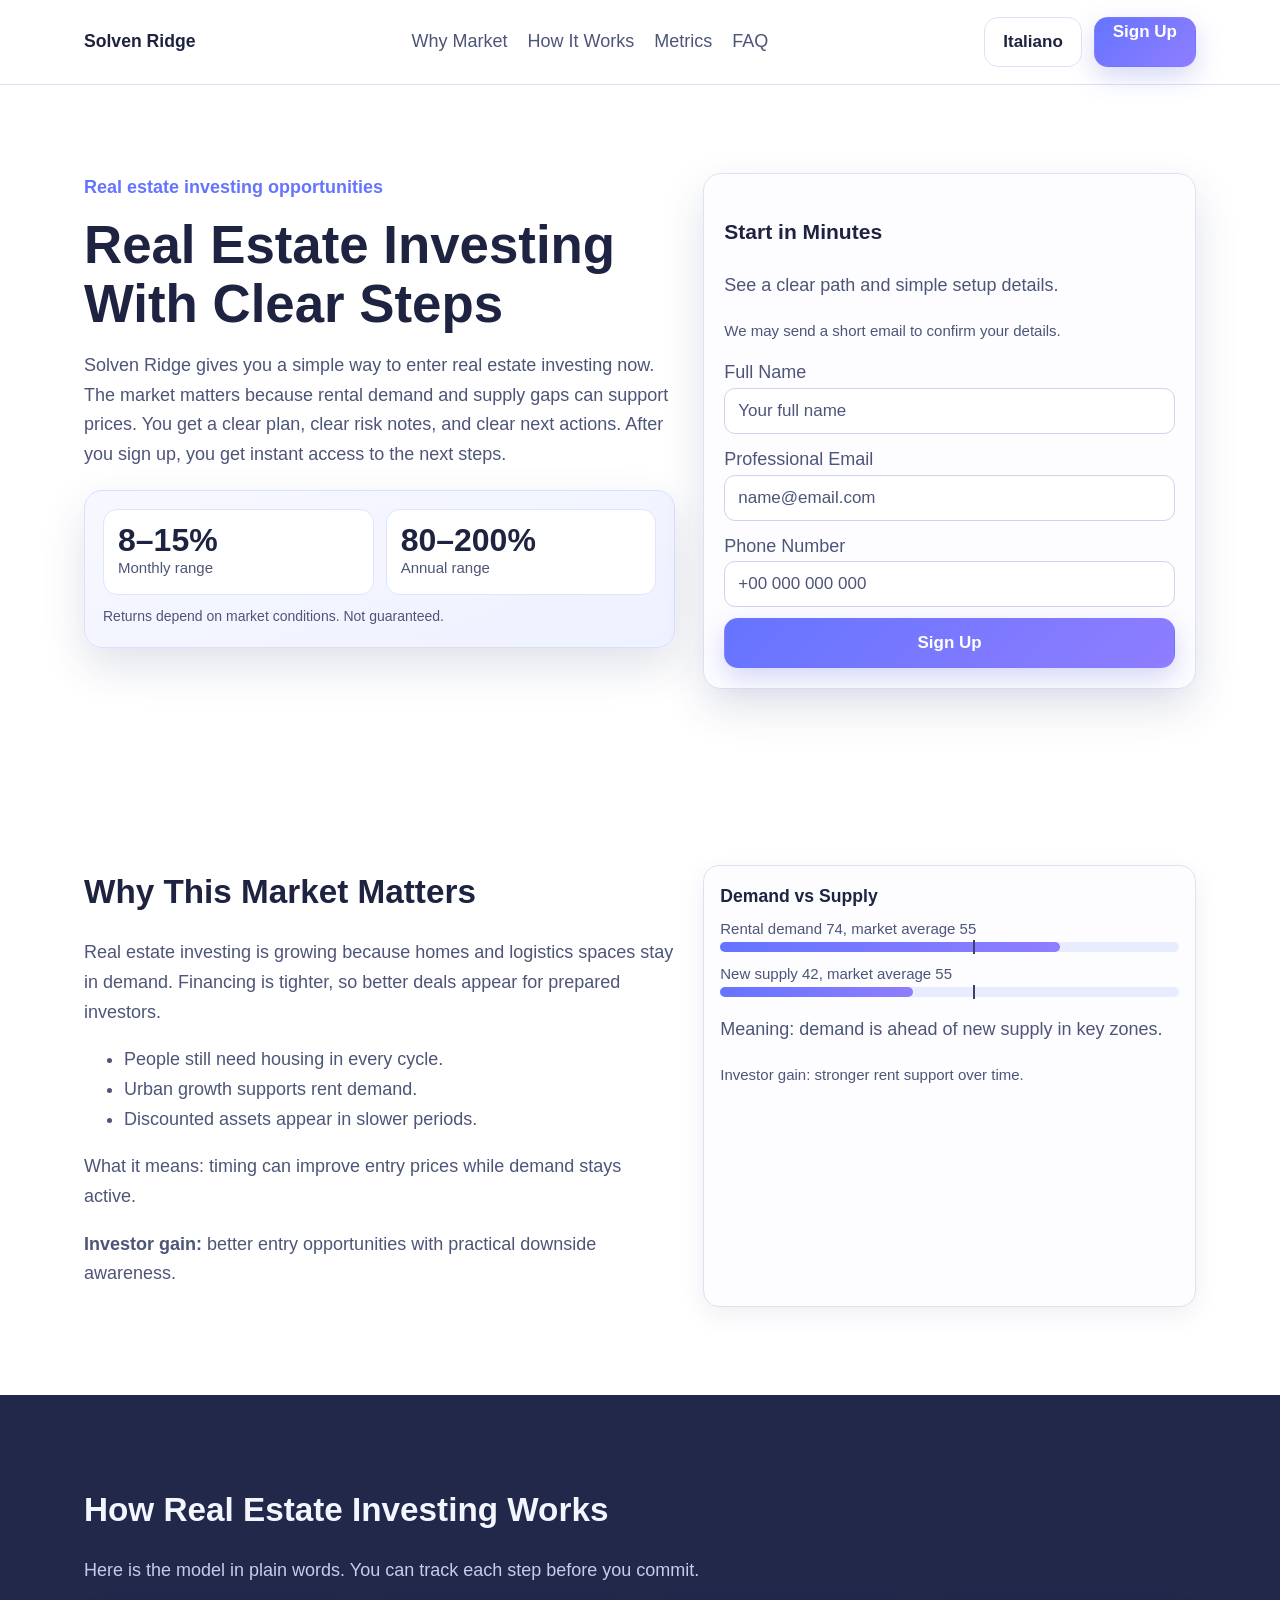
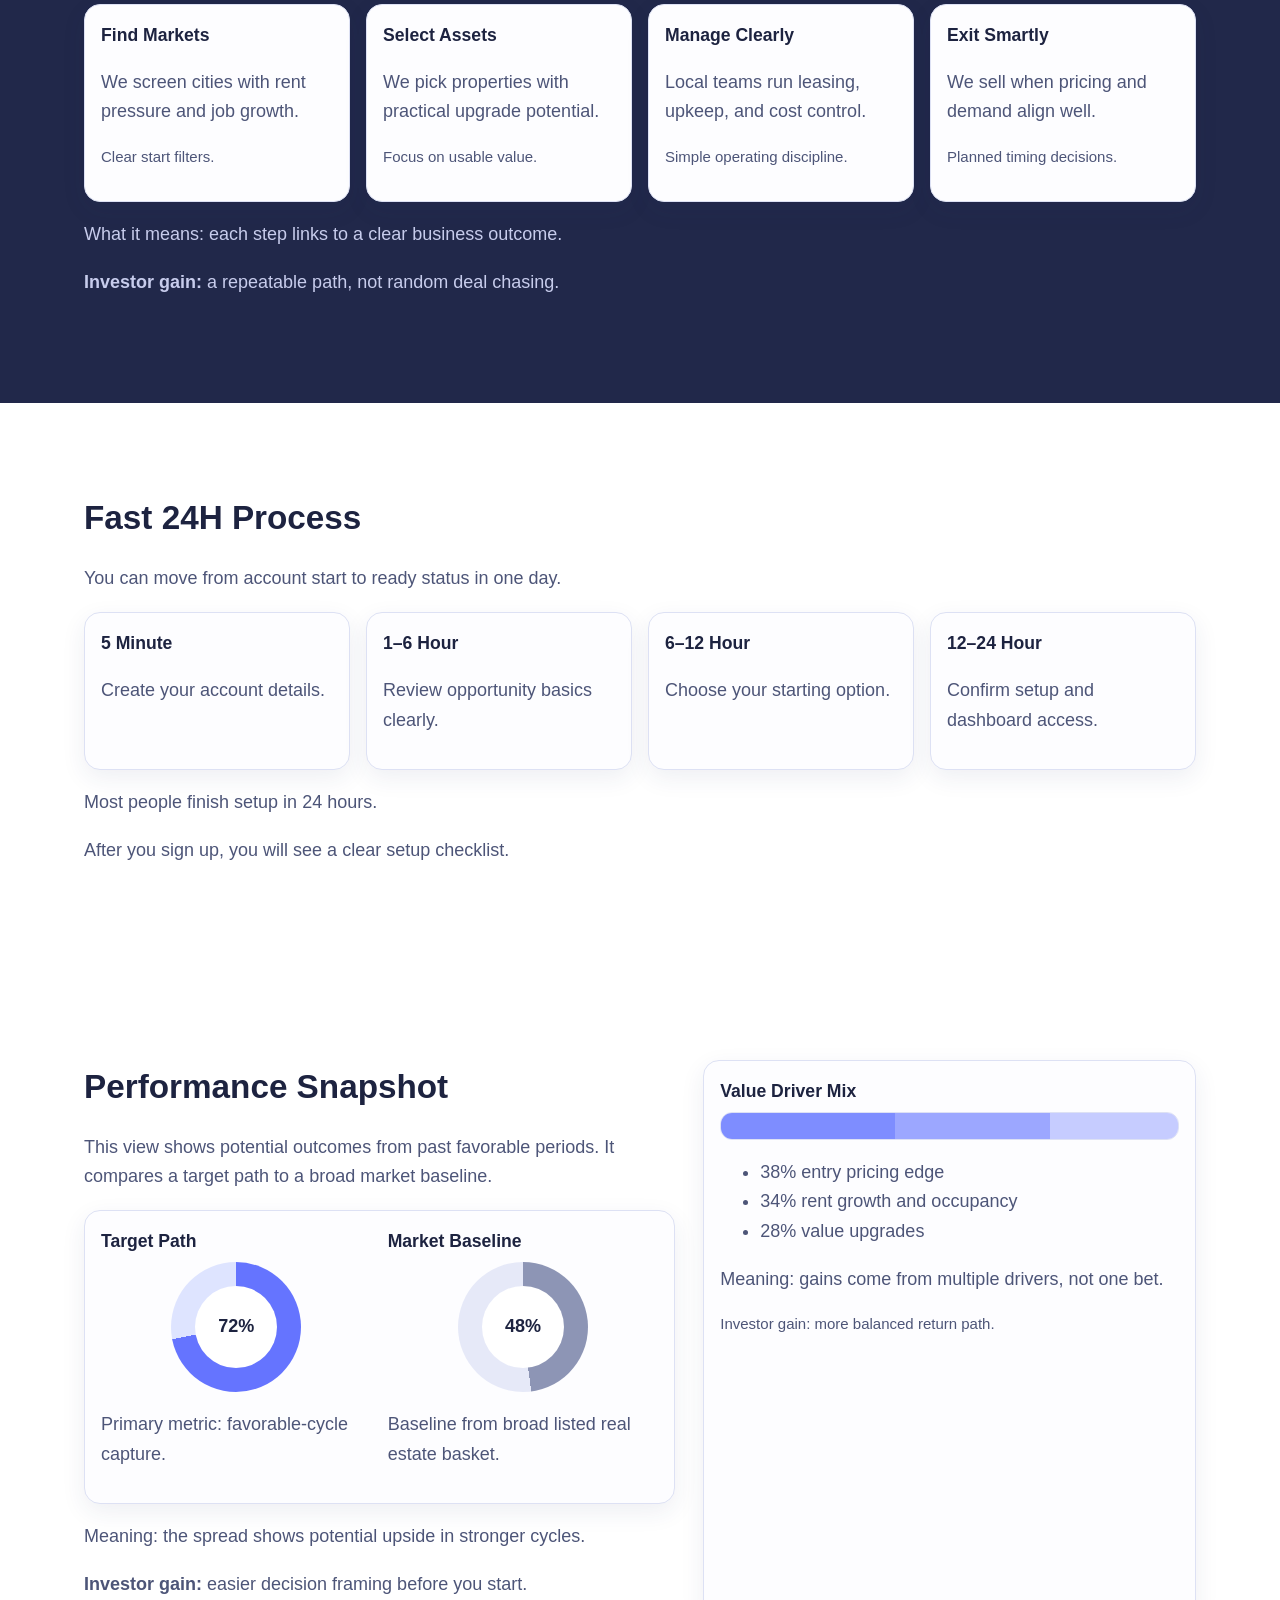
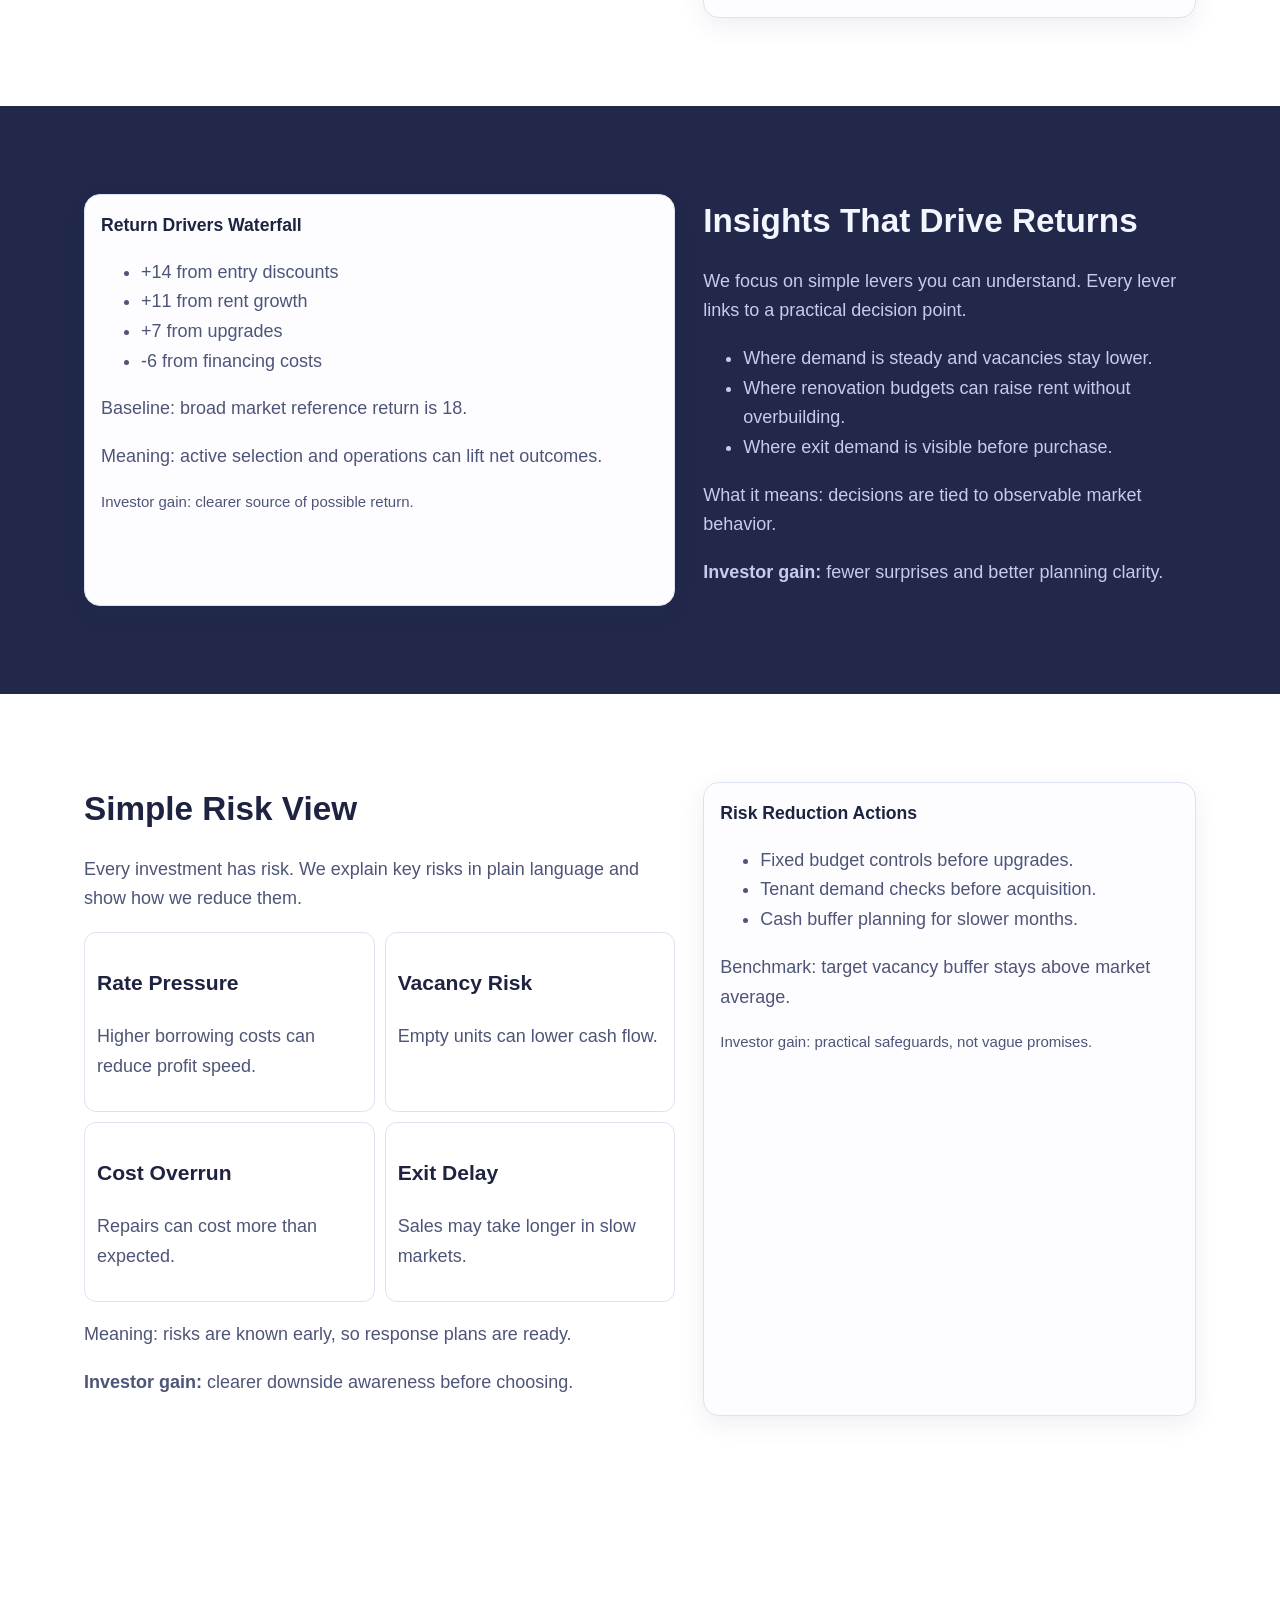
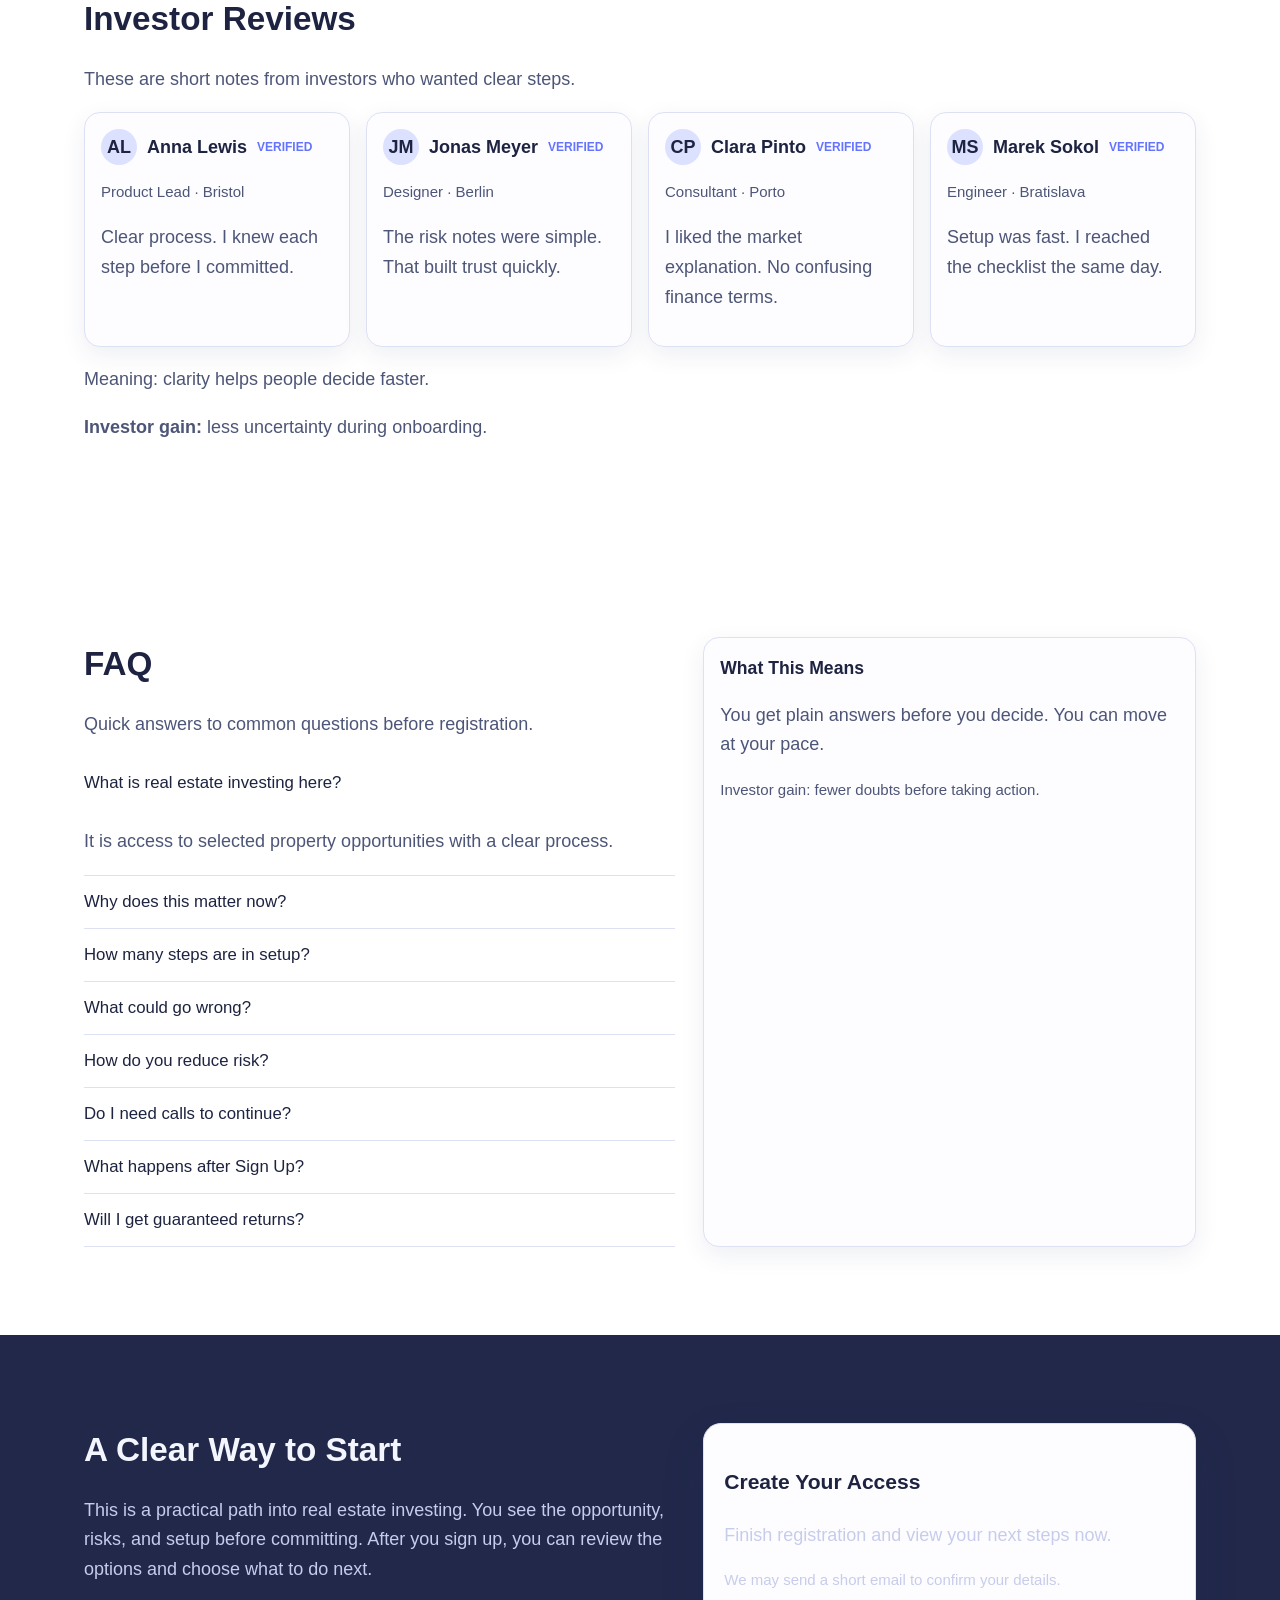
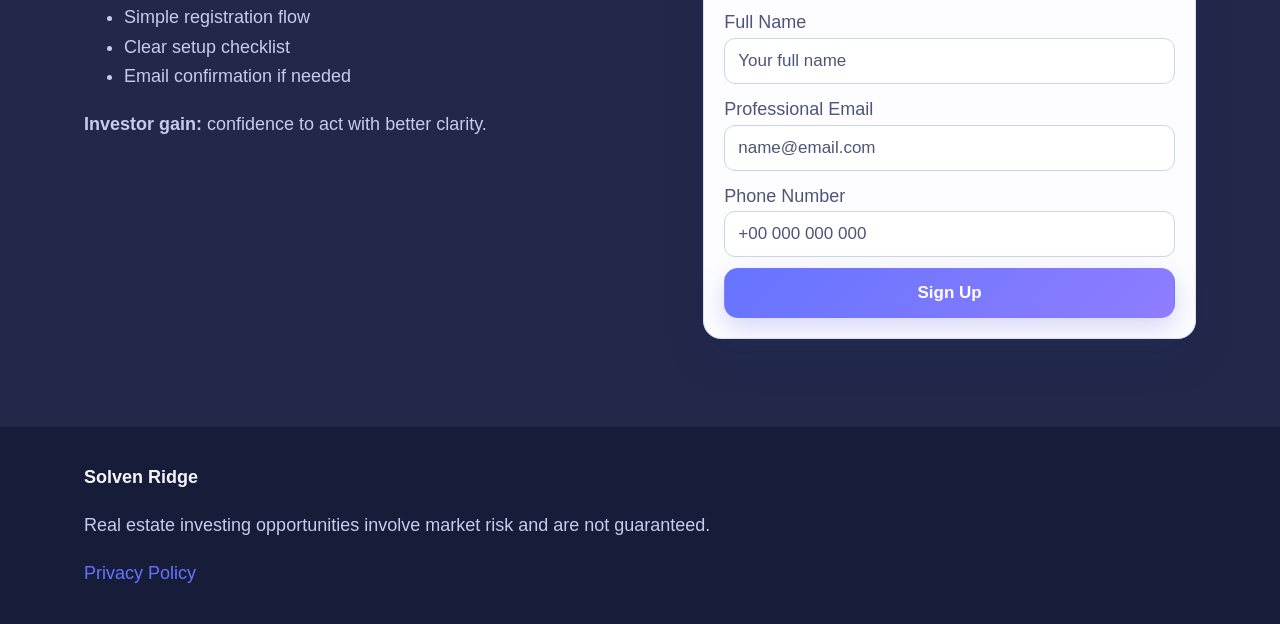
<file: it/index.html>
<!doctype html><html lang="en"><head><meta charset="UTF-8"><meta name="viewport" content="width=device-width, initial-scale=1.0"><title>Solven Ridge | Real Estate Investing Opportunities (Italiano)</title><meta name="description" content="Real estate investing made clear. See market timing, process, risks, and next steps to sign up."><link rel="canonical" href="https://solvenridge.com/it/index.html"><link rel="alternate" hreflang="en" href="https://solvenridge.com/index.html"><link rel="alternate" hreflang="de" href="https://solvenridge.com/de/index.html"><link rel="alternate" hreflang="fr" href="https://solvenridge.com/fr/index.html"><link rel="alternate" hreflang="es" href="https://solvenridge.com/es/index.html"><link rel="alternate" hreflang="it" href="https://solvenridge.com/it/index.html"><link rel="alternate" hreflang="tr" href="https://solvenridge.com/tr/index.html"><link rel="alternate" hreflang="pt" href="https://solvenridge.com/pt/index.html"><link rel="alternate" hreflang="ja" href="https://solvenridge.com/jp/index.html"><link rel="alternate" hreflang="sk" href="https://solvenridge.com/sk/index.html"><link rel="alternate" hreflang="nl-BE" href="https://solvenridge.com/be/index.html"><link rel="alternate" hreflang="x-default" href="https://solvenridge.com/index.html"><meta property="og:title" content="Solven Ridge | Real Estate Investing Opportunities"><meta property="og:description" content="Simple and premium real estate investing story with clear next steps."><meta property="og:type" content="website"><meta property="og:url" content="https://solvenridge.com/it/index.html"><meta name="twitter:card" content="summary_large_image"><meta name="twitter:title" content="Solven Ridge | Real Estate Investing Opportunities"><meta name="twitter:description" content="Understand the opportunity, risks, and setup in plain English."><link rel="stylesheet" href="../assets/style.css"></head><body><header class="site-header"><div class="container header-inner"><a class="brand" href="#top">Solven Ridge</a><nav class="main-nav" aria-label="Main"><a href="#market">Why Market</a><a href="#model">How It Works</a><a href="#metrics">Metrics</a><a href="#faq">FAQ</a></nav><div class="header-right"><div class="lang-wrap"><button class="lang-toggle" aria-label="Current language">Italiano</button><div class="lang-menu"><a href="../index.html"><span class="flag"><svg viewBox="0 0 60 36"><rect width="60" height="36" fill="#012169"/></svg></span>English</a><a href="../de/index.html"><span class="flag"><svg viewBox="0 0 5 3"><rect width="5" height="1" fill="#000"/><rect y="1" width="5" height="1" fill="#d00"/><rect y="2" width="5" height="1" fill="#fc0"/></svg></span>Deutsch</a><a href="../fr/index.html"><span class="flag"><svg viewBox="0 0 3 2"><rect width="1" height="2" fill="#0055A4"/><rect x="1" width="1" height="2" fill="#fff"/><rect x="2" width="1" height="2" fill="#EF4135"/></svg></span>Français</a><a href="../es/index.html"><span class="flag"><svg viewBox="0 0 3 2"><rect width="3" height="2" fill="#AA151B"/><rect y=".5" width="3" height="1" fill="#F1BF00"/></svg></span>Español</a><a href="../it/index.html"><span class="flag"><svg viewBox="0 0 3 2"><rect width="1" height="2" fill="#009246"/><rect x="1" width="1" height="2" fill="#fff"/><rect x="2" width="1" height="2" fill="#CE2B37"/></svg></span>Italiano</a><a href="../tr/index.html"><span class="flag"><svg viewBox="0 0 18 12"><rect width="18" height="12" fill="#E30A17"/></svg></span>Türkçe</a><a href="../pt/index.html"><span class="flag"><svg viewBox="0 0 3 2"><rect width="1.2" height="2" fill="#046A38"/><rect x="1.2" width="1.8" height="2" fill="#DA291C"/></svg></span>Português</a><a href="../jp/index.html"><span class="flag"><svg viewBox="0 0 3 2"><rect width="3" height="2" fill="#fff"/><circle cx="1.5" cy="1" r=".55" fill="#BC002D"/></svg></span>日本語</a><a href="../sk/index.html"><span class="flag"><svg viewBox="0 0 3 2"><rect width="3" height="2" fill="#EE1C25"/><rect width="3" height="1.33" fill="#0B4EA2"/><rect width="3" height=".66" fill="#fff"/></svg></span>Slovak</a><a href="../be/index.html"><span class="flag"><svg viewBox="0 0 3 2"><rect width="1" height="2" fill="#000"/><rect x="1" width="1" height="2" fill="#FDDA24"/><rect x="2" width="1" height="2" fill="#EF3340"/></svg></span>Nederlands (BE)</a></div></div><a class="btn-primary" href="#signup-final">Sign Up</a><button class="icon-btn burger" aria-label="Open menu">☰</button></div></div></header><div class="drawer-backdrop"></div><aside class="drawer" aria-label="Mobile menu"><button class="icon-btn drawer-close" aria-label="Close menu">✕</button><a href="#market">Why Market</a><a href="#model">How It Works</a><a href="#metrics">Metrics</a><a href="#faq">FAQ</a><div class="lang-wrap"><button class="lang-toggle">Italiano</button><div class="lang-menu"><a href="../index.html"><span class="flag"><svg viewBox="0 0 60 36"><rect width="60" height="36" fill="#012169"/></svg></span>English</a><a href="../de/index.html"><span class="flag"><svg viewBox="0 0 5 3"><rect width="5" height="1" fill="#000"/><rect y="1" width="5" height="1" fill="#d00"/><rect y="2" width="5" height="1" fill="#fc0"/></svg></span>Deutsch</a><a href="../fr/index.html"><span class="flag"><svg viewBox="0 0 3 2"><rect width="1" height="2" fill="#0055A4"/><rect x="1" width="1" height="2" fill="#fff"/><rect x="2" width="1" height="2" fill="#EF4135"/></svg></span>Français</a><a href="../es/index.html"><span class="flag"><svg viewBox="0 0 3 2"><rect width="3" height="2" fill="#AA151B"/><rect y=".5" width="3" height="1" fill="#F1BF00"/></svg></span>Español</a><a href="../it/index.html"><span class="flag"><svg viewBox="0 0 3 2"><rect width="1" height="2" fill="#009246"/><rect x="1" width="1" height="2" fill="#fff"/><rect x="2" width="1" height="2" fill="#CE2B37"/></svg></span>Italiano</a><a href="../tr/index.html"><span class="flag"><svg viewBox="0 0 18 12"><rect width="18" height="12" fill="#E30A17"/></svg></span>Türkçe</a><a href="../pt/index.html"><span class="flag"><svg viewBox="0 0 3 2"><rect width="1.2" height="2" fill="#046A38"/><rect x="1.2" width="1.8" height="2" fill="#DA291C"/></svg></span>Português</a><a href="../jp/index.html"><span class="flag"><svg viewBox="0 0 3 2"><rect width="3" height="2" fill="#fff"/><circle cx="1.5" cy="1" r=".55" fill="#BC002D"/></svg></span>日本語</a><a href="../sk/index.html"><span class="flag"><svg viewBox="0 0 3 2"><rect width="3" height="2" fill="#EE1C25"/><rect width="3" height="1.33" fill="#0B4EA2"/><rect width="3" height=".66" fill="#fff"/></svg></span>Slovak</a><a href="../be/index.html"><span class="flag"><svg viewBox="0 0 3 2"><rect width="1" height="2" fill="#000"/><rect x="1" width="1" height="2" fill="#FDDA24"/><rect x="2" width="1" height="2" fill="#EF3340"/></svg></span>Nederlands (BE)</a></div></div><a class="btn-primary" href="#signup-final">Sign Up</a></aside><main id="top"><section class="section light reveal">
  <div class="container hero-grid">
    <div>
      <div class="hero-kicker">Real estate investing opportunities</div>
      <h1>Real Estate Investing With Clear Steps</h1>
      <p>Solven Ridge gives you a simple way to enter real estate investing now. The market matters because rental demand and supply gaps can support prices. You get a clear plan, clear risk notes, and clear next actions. After you sign up, you get instant access to the next steps.</p>
      <div class="perf-panel">
        <div class="perf-grid">
          <div class="perf-box"><div class="perf-num">8–15%</div><div class="perf-label">Monthly range</div></div>
          <div class="perf-box"><div class="perf-num">80–200%</div><div class="perf-label">Annual range</div></div>
        </div>
        <div class="perf-note">Returns depend on market conditions. Not guaranteed.</div>
      </div>
    </div>
    <form class="form-card" aria-label="Hero sign up form">
      <h3>Start in Minutes</h3>
      <p class="form-sub">See a clear path and simple setup details.</p>
      <p class="muted">We may send a short email to confirm your details.</p>
      <div class="form-stack">
        <label>Full Name<input placeholder="Your full name" required></label>
        <label>Professional Email<input type="email" placeholder="name@email.com" required></label>
        <label>Phone Number<input type="tel" placeholder="+00 000 000 000" required></label>
        <button class="btn-primary" type="submit">Sign Up</button>
      </div>
    </form>
  </div>
</section>
<section id="market" class="section light reveal"><div class="container split-2"><div>
  <h2>Why This Market Matters</h2>
  <p>Real estate investing is growing because homes and logistics spaces stay in demand. Financing is tighter, so better deals appear for prepared investors.</p>
  <ul><li>People still need housing in every cycle.</li><li>Urban growth supports rent demand.</li><li>Discounted assets appear in slower periods.</li></ul>
  <p>What it means: timing can improve entry prices while demand stays active.</p>
  <p><strong>Investor gain:</strong> better entry opportunities with practical downside awareness.</p>
</div><div class="card">
  <h3>Demand vs Supply</h3>
  <div class="bar-compare">
    <div class="row"><div class="legend">Rental demand 74, market average 55</div><div class="track"><div class="fill" style="width:74%"></div><span class="benchmark"></span></div></div>
    <div class="row"><div class="legend">New supply 42, market average 55</div><div class="track"><div class="fill" style="width:42%"></div><span class="benchmark"></span></div></div>
  </div>
  <p>Meaning: demand is ahead of new supply in key zones.</p>
  <p class="muted">Investor gain: stronger rent support over time.</p>
</div></div></section>
<section id="model" class="section dark reveal"><div class="container">
  <h2>How Real Estate Investing Works</h2><p>Here is the model in plain words. You can track each step before you commit.</p>
  <div class="card-grid-4">
    <article class="card"><h3>Find Markets</h3><p>We screen cities with rent pressure and job growth.</p><p class="muted">Clear start filters.</p></article>
    <article class="card"><h3>Select Assets</h3><p>We pick properties with practical upgrade potential.</p><p class="muted">Focus on usable value.</p></article>
    <article class="card"><h3>Manage Clearly</h3><p>Local teams run leasing, upkeep, and cost control.</p><p class="muted">Simple operating discipline.</p></article>
    <article class="card"><h3>Exit Smartly</h3><p>We sell when pricing and demand align well.</p><p class="muted">Planned timing decisions.</p></article>
  </div>
  <p>What it means: each step links to a clear business outcome.</p><p><strong>Investor gain:</strong> a repeatable path, not random deal chasing.</p>
</div></section>
<section class="section light reveal"><div class="container">
  <h2>Fast 24H Process</h2>
  <p>You can move from account start to ready status in one day.</p>
  <div class="card-grid-4">
    <div class="card"><h3>5 Minute</h3><p>Create your account details.</p></div>
    <div class="card"><h3>1–6 Hour</h3><p>Review opportunity basics clearly.</p></div>
    <div class="card"><h3>6–12 Hour</h3><p>Choose your starting option.</p></div>
    <div class="card"><h3>12–24 Hour</h3><p>Confirm setup and dashboard access.</p></div>
  </div>
  <p>Most people finish setup in 24 hours.</p>
  <p>After you sign up, you will see a clear setup checklist.</p>
</div></section>
<section id="metrics" class="section light reveal"><div class="container split-2"><div>
  <h2>Performance Snapshot</h2>
  <p>This view shows potential outcomes from past favorable periods. It compares a target path to a broad market baseline.</p>
  <div class="card chart-grid">
    <div><h3>Target Path</h3><div class="ring"><span>72%</span></div><p>Primary metric: favorable-cycle capture.</p></div>
    <div><h3>Market Baseline</h3><div class="ring" style="background:conic-gradient(#8d95b5 0 48%, #e6e9f8 48% 100%)"><span>48%</span></div><p>Baseline from broad listed real estate basket.</p></div>
  </div>
  <p>Meaning: the spread shows potential upside in stronger cycles.</p>
  <p><strong>Investor gain:</strong> easier decision framing before you start.</p>
</div><div class="card">
  <h3>Value Driver Mix</h3>
  <div class="stack-bar"><span class="seg-a"></span><span class="seg-b"></span><span class="seg-c"></span></div>
  <ul><li>38% entry pricing edge</li><li>34% rent growth and occupancy</li><li>28% value upgrades</li></ul>
  <p>Meaning: gains come from multiple drivers, not one bet.</p>
  <p class="muted">Investor gain: more balanced return path.</p>
</div></div></section>
<section class="section dark reveal"><div class="container split-2"><div class="card">
  <h3>Return Drivers Waterfall</h3>
  <ul><li>+14 from entry discounts</li><li>+11 from rent growth</li><li>+7 from upgrades</li><li>-6 from financing costs</li></ul>
  <p>Baseline: broad market reference return is 18.</p>
  <p>Meaning: active selection and operations can lift net outcomes.</p>
  <p class="muted">Investor gain: clearer source of possible return.</p>
</div><div>
  <h2>Insights That Drive Returns</h2>
  <p>We focus on simple levers you can understand. Every lever links to a practical decision point.</p>
  <ul><li>Where demand is steady and vacancies stay lower.</li><li>Where renovation budgets can raise rent without overbuilding.</li><li>Where exit demand is visible before purchase.</li></ul>
  <p>What it means: decisions are tied to observable market behavior.</p>
  <p><strong>Investor gain:</strong> fewer surprises and better planning clarity.</p>
</div></div></section>
<section class="section light reveal"><div class="container split-2"><div>
  <h2>Simple Risk View</h2>
  <p>Every investment has risk. We explain key risks in plain language and show how we reduce them.</p>
  <div class="risk-matrix">
    <div class="risk-cell"><h3>Rate Pressure</h3><p>Higher borrowing costs can reduce profit speed.</p></div>
    <div class="risk-cell"><h3>Vacancy Risk</h3><p>Empty units can lower cash flow.</p></div>
    <div class="risk-cell"><h3>Cost Overrun</h3><p>Repairs can cost more than expected.</p></div>
    <div class="risk-cell"><h3>Exit Delay</h3><p>Sales may take longer in slow markets.</p></div>
  </div>
  <p>Meaning: risks are known early, so response plans are ready.</p>
  <p><strong>Investor gain:</strong> clearer downside awareness before choosing.</p>
</div><div class="card">
  <h3>Risk Reduction Actions</h3>
  <ul><li>Fixed budget controls before upgrades.</li><li>Tenant demand checks before acquisition.</li><li>Cash buffer planning for slower months.</li></ul>
  <p>Benchmark: target vacancy buffer stays above market average.</p>
  <p class="muted">Investor gain: practical safeguards, not vague promises.</p>
</div></div></section>
<section class="section light reveal"><div class="container">
  <h2>Investor Reviews</h2>
  <p>These are short notes from investors who wanted clear steps.</p>
  <div class="card-grid-4">
    <article class="card"><div class="reviewer"><span class="avatar">AL</span><strong>Anna Lewis</strong><span class="verified">VERIFIED</span></div><p class="muted">Product Lead · Bristol</p><p>Clear process. I knew each step before I committed.</p></article>
    <article class="card"><div class="reviewer"><span class="avatar">JM</span><strong>Jonas Meyer</strong><span class="verified">VERIFIED</span></div><p class="muted">Designer · Berlin</p><p>The risk notes were simple. That built trust quickly.</p></article>
    <article class="card"><div class="reviewer"><span class="avatar">CP</span><strong>Clara Pinto</strong><span class="verified">VERIFIED</span></div><p class="muted">Consultant · Porto</p><p>I liked the market explanation. No confusing finance terms.</p></article>
    <article class="card"><div class="reviewer"><span class="avatar">MS</span><strong>Marek Sokol</strong><span class="verified">VERIFIED</span></div><p class="muted">Engineer · Bratislava</p><p>Setup was fast. I reached the checklist the same day.</p></article>
  </div>
  <p>Meaning: clarity helps people decide faster.</p><p><strong>Investor gain:</strong> less uncertainty during onboarding.</p>
</div></section>
<section id="faq" class="section light reveal"><div class="container split-2"><div>
  <h2>FAQ</h2><p>Quick answers to common questions before registration.</p>
  <div class="faq-list">
    <div class="faq-item open"><button class="faq-q">What is real estate investing here?</button><div class="faq-a"><p>It is access to selected property opportunities with a clear process.</p></div></div>
    <div class="faq-item"><button class="faq-q">Why does this matter now?</button><div class="faq-a"><p>Supply gaps and rent demand can create better entry windows today.</p></div></div>
    <div class="faq-item"><button class="faq-q">How many steps are in setup?</button><div class="faq-a"><p>Four simple steps, usually completed within 24 hours.</p></div></div>
    <div class="faq-item"><button class="faq-q">What could go wrong?</button><div class="faq-a"><p>Rates, vacancies, and repair costs can hurt returns in weaker periods.</p></div></div>
    <div class="faq-item"><button class="faq-q">How do you reduce risk?</button><div class="faq-a"><p>We use market checks, budget controls, and reserve planning.</p></div></div>
    <div class="faq-item"><button class="faq-q">Do I need calls to continue?</button><div class="faq-a"><p>No. The next step is registration and on-screen checklist guidance.</p></div></div>
    <div class="faq-item"><button class="faq-q">What happens after Sign Up?</button><div class="faq-a"><p>After you sign up, you can review the options and choose what to do next.</p></div></div>
    <div class="faq-item"><button class="faq-q">Will I get guaranteed returns?</button><div class="faq-a"><p>No. Returns depend on market conditions and are never guaranteed.</p></div></div>
  </div>
</div><div class="card">
  <h3>What This Means</h3>
  <p>You get plain answers before you decide. You can move at your pace.</p>
  <p class="muted">Investor gain: fewer doubts before taking action.</p>
</div></div></section>
<section id="signup-final" class="section dark reveal"><div class="container hero-grid"><div>
  <h2>A Clear Way to Start</h2>
  <p>This is a practical path into real estate investing. You see the opportunity, risks, and setup before committing. After you sign up, you can review the options and choose what to do next.</p>
  <ul><li>Simple registration flow</li><li>Clear setup checklist</li><li>Email confirmation if needed</li></ul>
  <p><strong>Investor gain:</strong> confidence to act with better clarity.</p>
</div>
<form class="form-card" aria-label="Final sign up form">
  <h3>Create Your Access</h3>
  <p class="form-sub">Finish registration and view your next steps now.</p>
  <p class="muted">We may send a short email to confirm your details.</p>
  <div class="form-stack">
    <label>Full Name<input placeholder="Your full name" required></label>
    <label>Professional Email<input type="email" placeholder="name@email.com" required></label>
    <label>Phone Number<input type="tel" placeholder="+00 000 000 000" required></label>
    <button class="btn-primary" type="submit">Sign Up</button>
  </div>
</form>
</div></section>
</main><footer class="footer"><div class="container"><strong>Solven Ridge</strong><p>Real estate investing opportunities involve market risk and are not guaranteed.</p><a href="#" data-open-privacy>Privacy Policy</a></div><div class="sr-links"><a href="../index.html">English</a><a href="../de/index.html">Deutsch</a><a href="../fr/index.html">Français</a><a href="../es/index.html">Español</a><a href="../it/index.html">Italiano</a><a href="../tr/index.html">Türkçe</a><a href="../pt/index.html">Português</a><a href="../jp/index.html">日本語</a><a href="../sk/index.html">Slovak</a><a href="../be/index.html">Nederlands (BE)</a></div></footer><div class="modal" aria-hidden="true"><div class="modal-card"><div class="modal-head"><h2>Privacy Policy</h2><button class="icon-btn" data-close-modal aria-label="Close privacy modal">✕</button></div><p><strong>Introduction:</strong> We explain what data we collect and why.</p><p><strong>Data collection:</strong> We collect name, email, phone, and usage actions.</p><p><strong>Legal basis:</strong> We process data for consent, service delivery, and legal duties.</p><p><strong>Cookies:</strong> Cookies help basic site functions and performance insights.</p><p><strong>Retention:</strong> We keep records only as long as needed for service and law.</p><p><strong>Third-party sharing:</strong> We share data with vetted providers for hosting and email.</p><p><strong>Security:</strong> We use access controls and encryption in transit.</p><p><strong>User rights:</strong> You can request access, correction, deletion, and limits on use.</p><p><strong>International transfers:</strong> Some providers process data across borders with safeguards.</p><p><strong>Industry risk disclosure:</strong> Investing can lose value in weak market periods.</p><p><strong>Contact:</strong> privacy@solvenridge.com handles policy questions.</p><div class="modal-foot"><button class="icon-btn" data-close-modal>Close</button></div></div></div><script type="application/ld+json">{"@context":"https://schema.org","@graph":[{"@type":"Organization","name":"Solven Ridge","url":"https://solvenridge.com"},{"@type":"WebSite","name":"Solven Ridge","url":"https://solvenridge.com"},{"@type":"FAQPage","mainEntity":[{"@type":"Question","name":"What happens after Sign Up?","acceptedAnswer":{"@type":"Answer","text":"After you sign up, you can review the options and choose what to do next."}}]},{"@type":"Review","author":{"@type":"Person","name":"Anna Lewis"},"reviewBody":"Clear process and fast setup.","reviewRating":{"@type":"Rating","ratingValue":"5","bestRating":"5"}}]}</script><script src="../assets/app.js" defer></script></body></html>
</file>
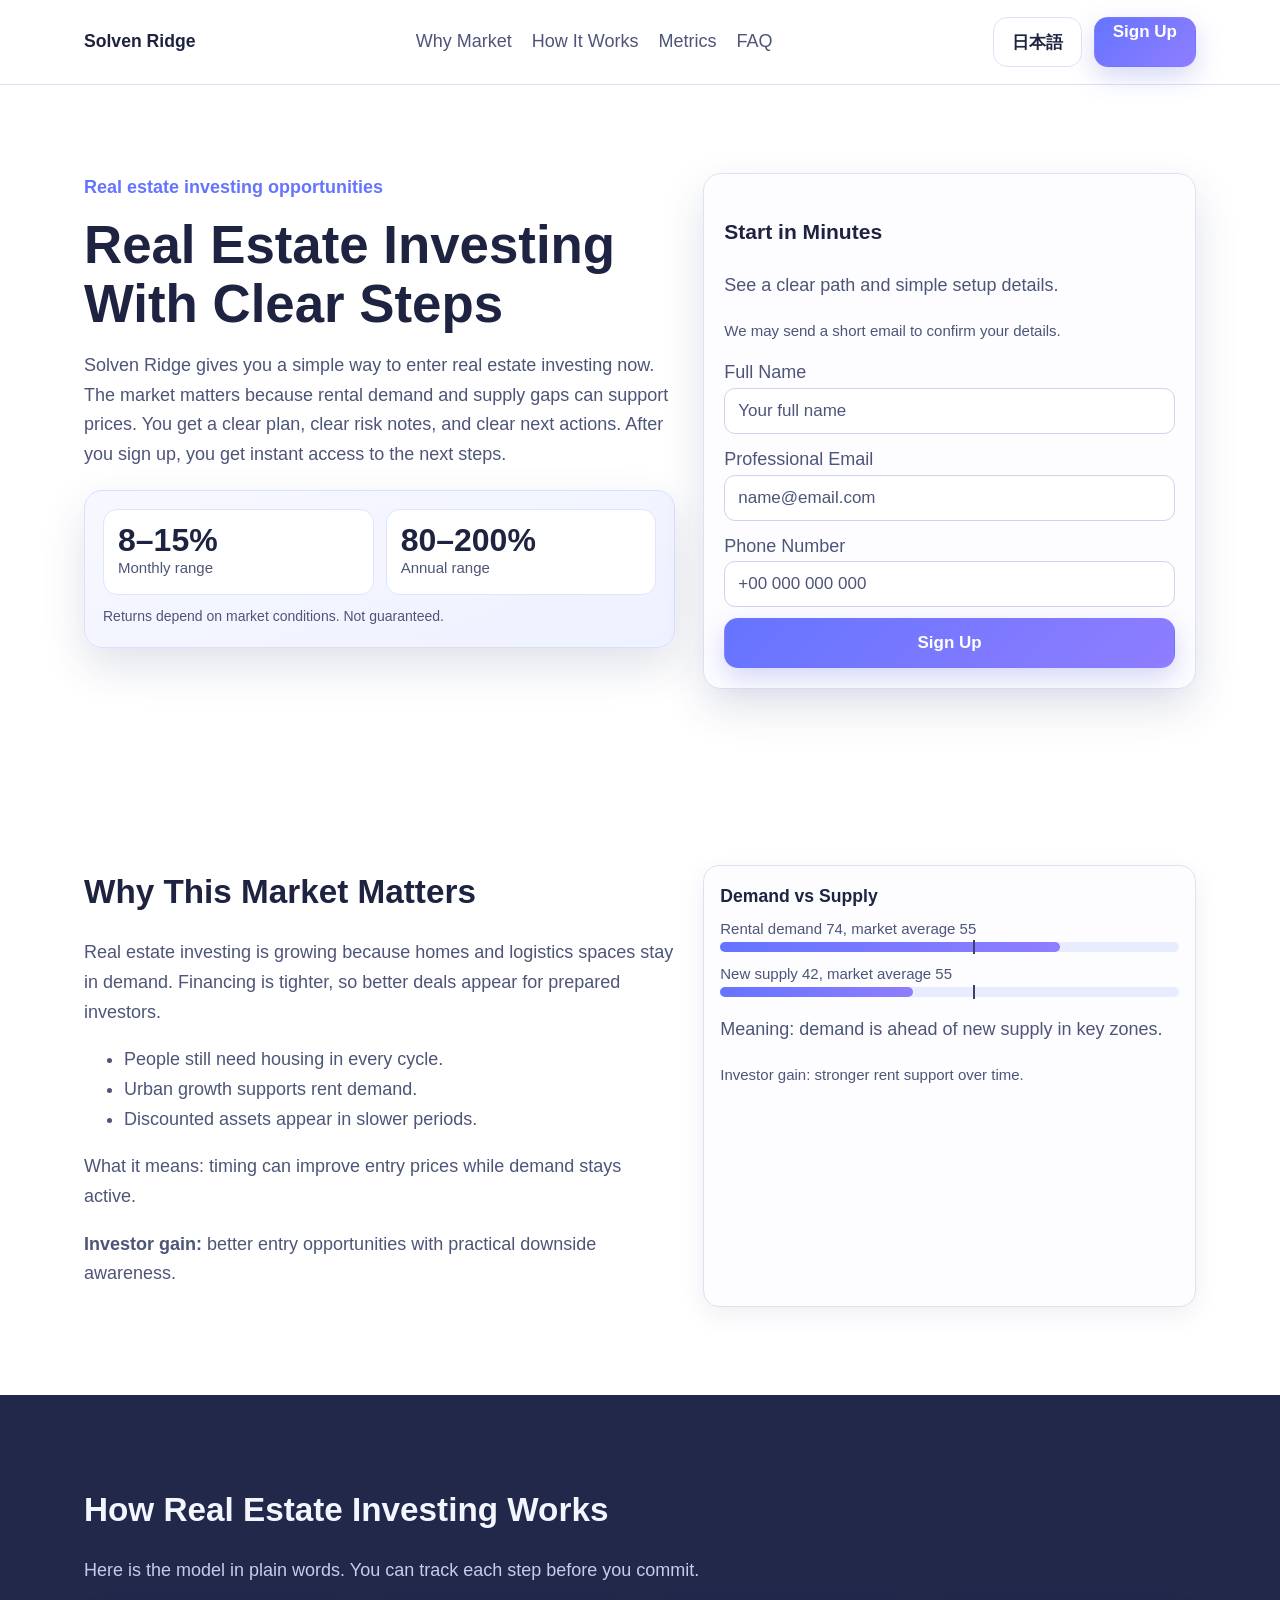
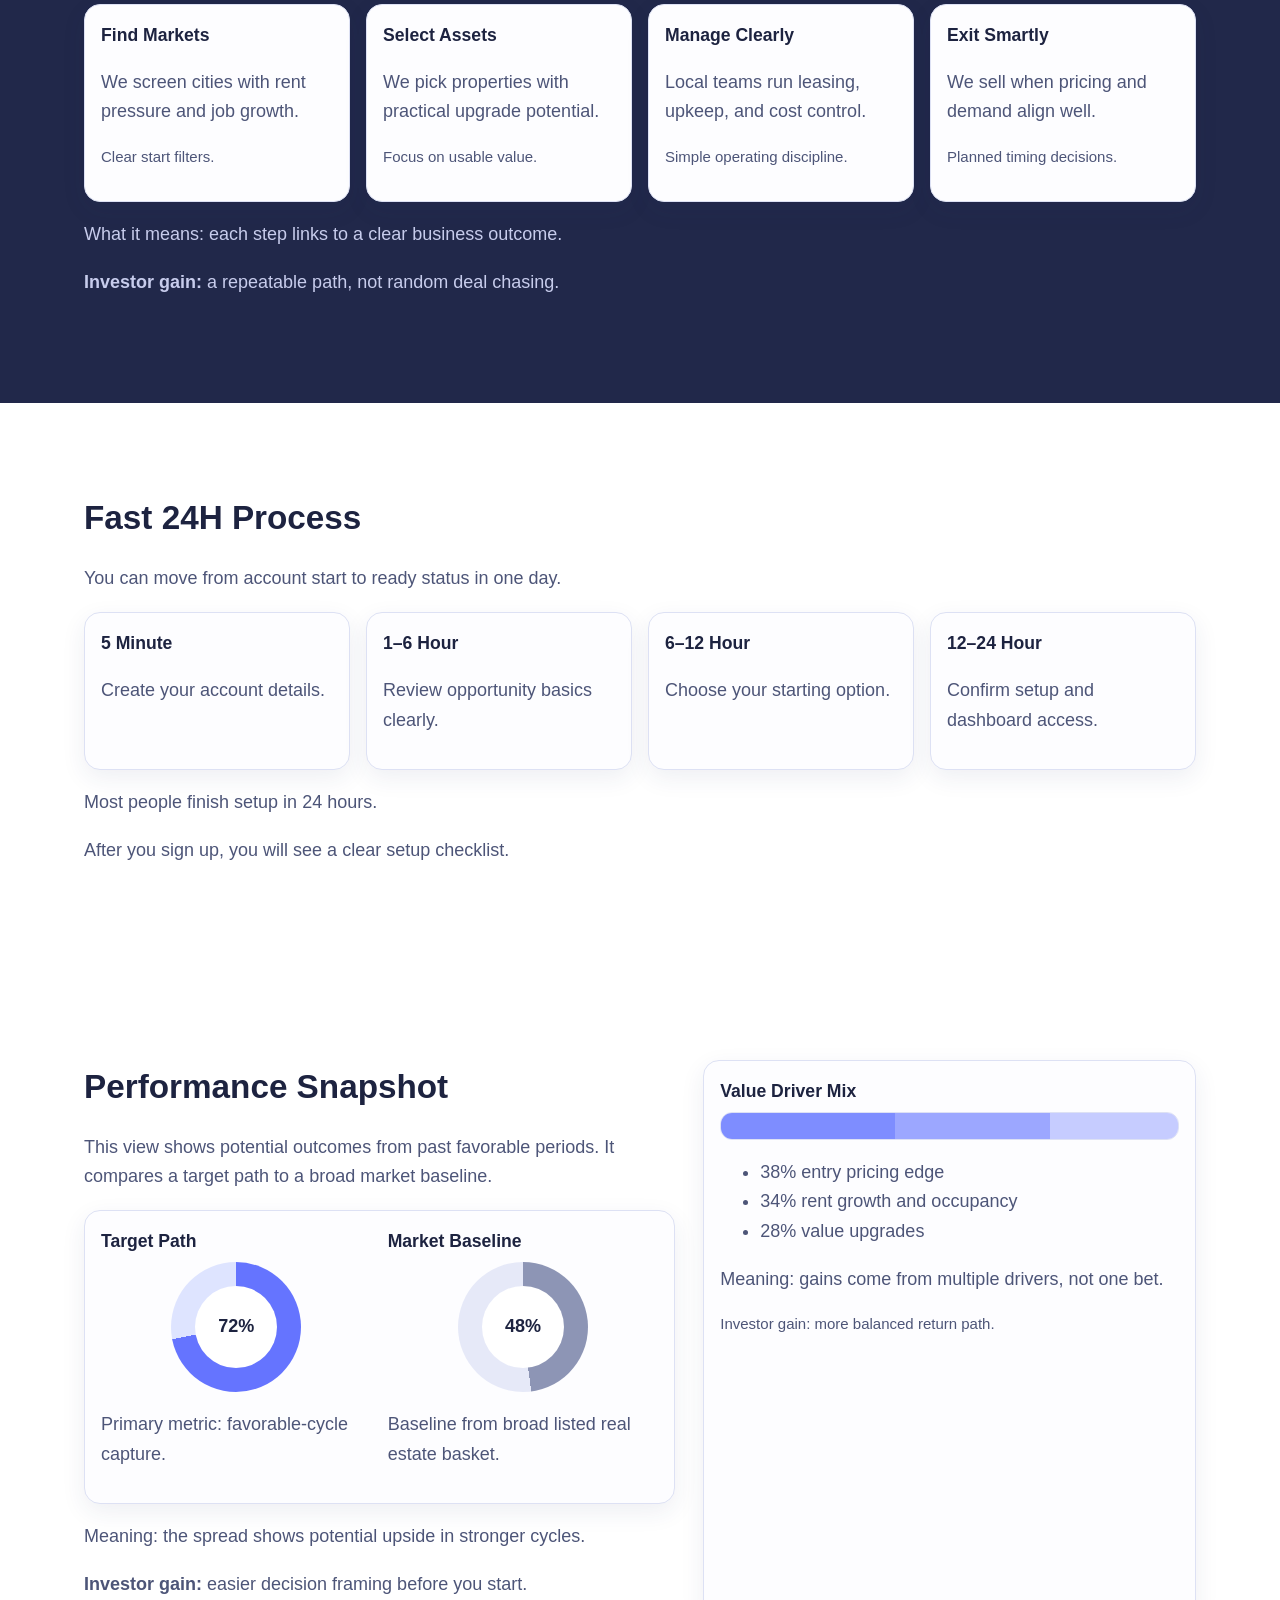
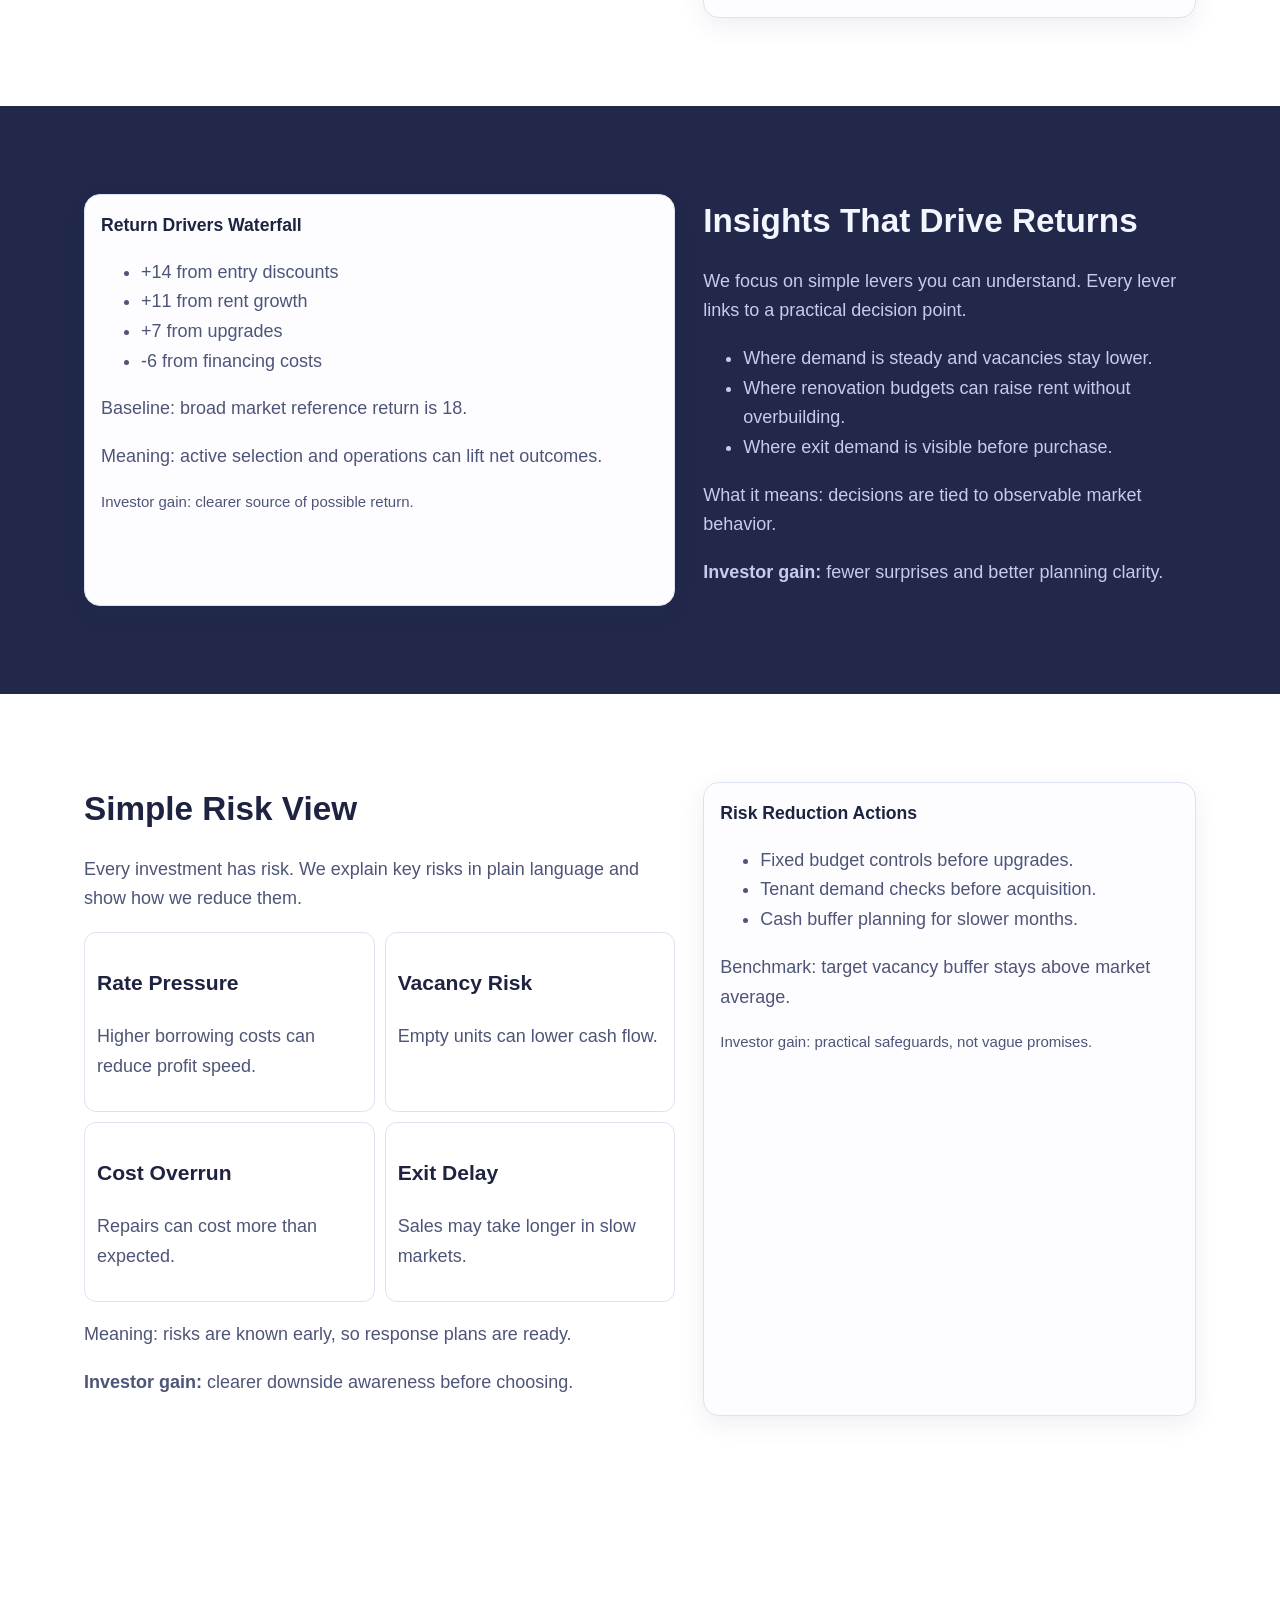
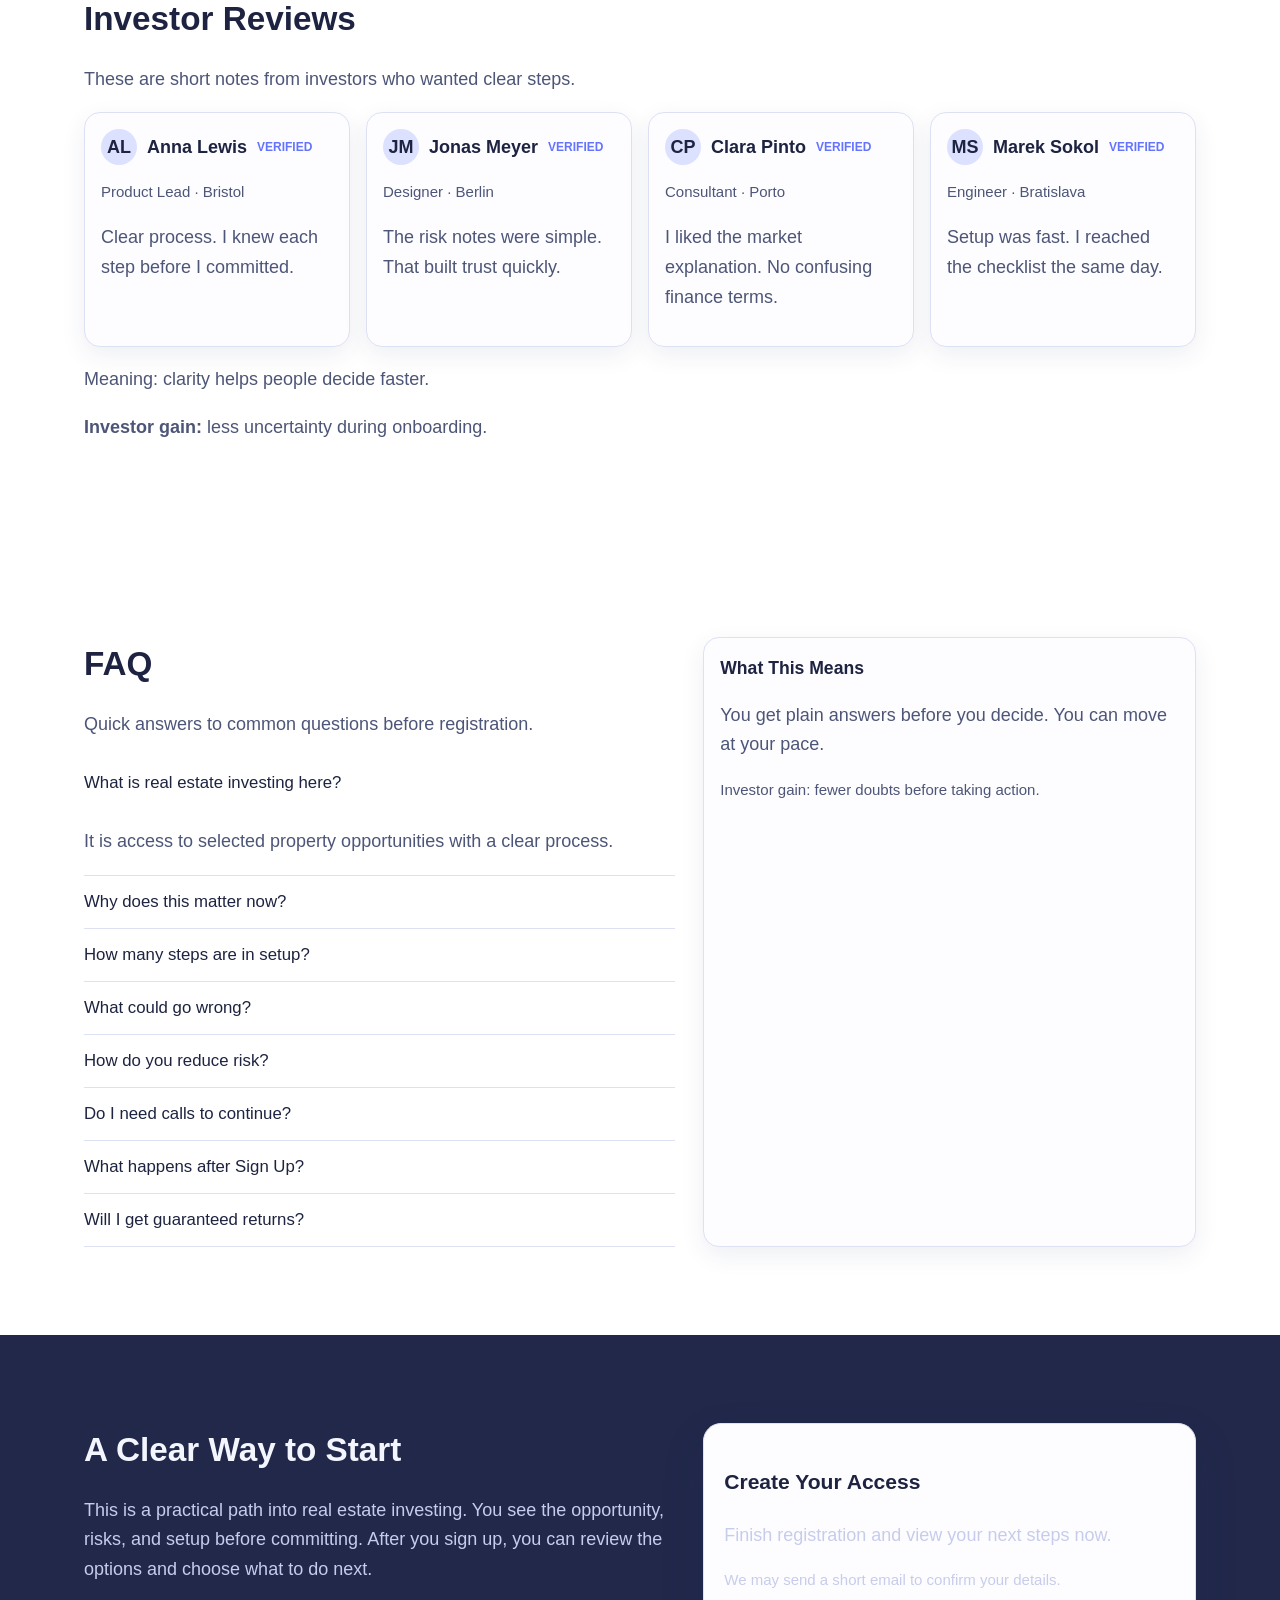
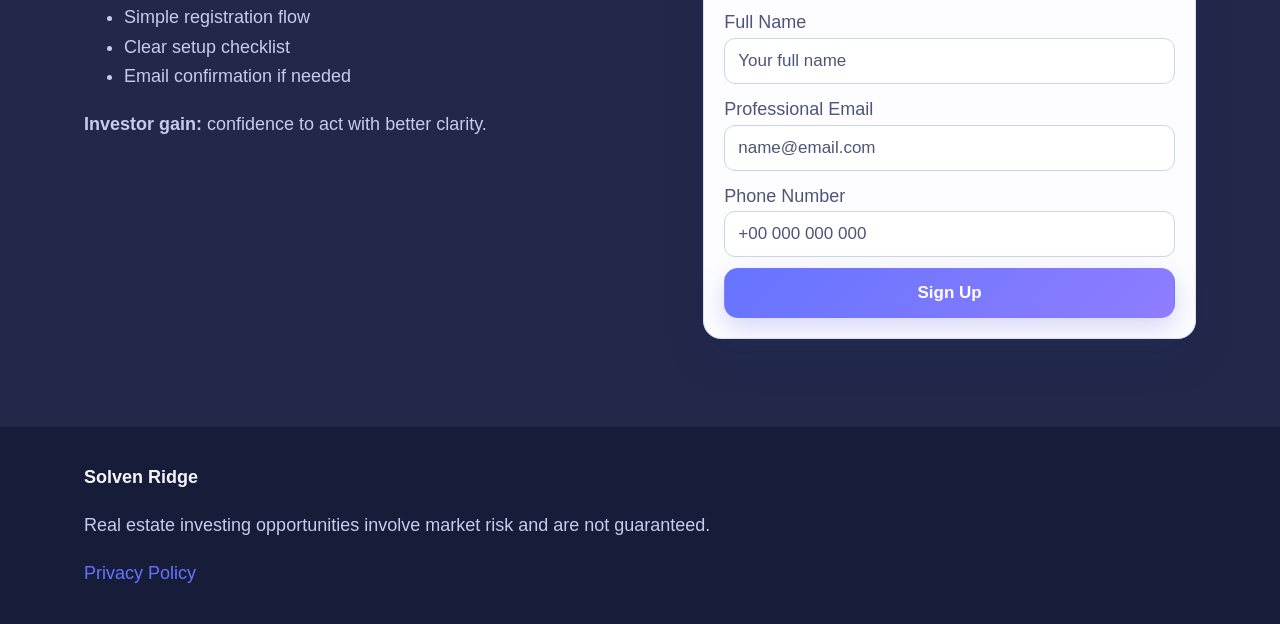
<file: jp/index.html>
<!doctype html><html lang="en"><head><meta charset="UTF-8"><meta name="viewport" content="width=device-width, initial-scale=1.0"><title>Solven Ridge | Real Estate Investing Opportunities (日本語)</title><meta name="description" content="Real estate investing made clear. See market timing, process, risks, and next steps to sign up."><link rel="canonical" href="https://solvenridge.com/jp/index.html"><link rel="alternate" hreflang="en" href="https://solvenridge.com/index.html"><link rel="alternate" hreflang="de" href="https://solvenridge.com/de/index.html"><link rel="alternate" hreflang="fr" href="https://solvenridge.com/fr/index.html"><link rel="alternate" hreflang="es" href="https://solvenridge.com/es/index.html"><link rel="alternate" hreflang="it" href="https://solvenridge.com/it/index.html"><link rel="alternate" hreflang="tr" href="https://solvenridge.com/tr/index.html"><link rel="alternate" hreflang="pt" href="https://solvenridge.com/pt/index.html"><link rel="alternate" hreflang="ja" href="https://solvenridge.com/jp/index.html"><link rel="alternate" hreflang="sk" href="https://solvenridge.com/sk/index.html"><link rel="alternate" hreflang="nl-BE" href="https://solvenridge.com/be/index.html"><link rel="alternate" hreflang="x-default" href="https://solvenridge.com/index.html"><meta property="og:title" content="Solven Ridge | Real Estate Investing Opportunities"><meta property="og:description" content="Simple and premium real estate investing story with clear next steps."><meta property="og:type" content="website"><meta property="og:url" content="https://solvenridge.com/jp/index.html"><meta name="twitter:card" content="summary_large_image"><meta name="twitter:title" content="Solven Ridge | Real Estate Investing Opportunities"><meta name="twitter:description" content="Understand the opportunity, risks, and setup in plain English."><link rel="stylesheet" href="../assets/style.css"></head><body><header class="site-header"><div class="container header-inner"><a class="brand" href="#top">Solven Ridge</a><nav class="main-nav" aria-label="Main"><a href="#market">Why Market</a><a href="#model">How It Works</a><a href="#metrics">Metrics</a><a href="#faq">FAQ</a></nav><div class="header-right"><div class="lang-wrap"><button class="lang-toggle" aria-label="Current language">日本語</button><div class="lang-menu"><a href="../index.html"><span class="flag"><svg viewBox="0 0 60 36"><rect width="60" height="36" fill="#012169"/></svg></span>English</a><a href="../de/index.html"><span class="flag"><svg viewBox="0 0 5 3"><rect width="5" height="1" fill="#000"/><rect y="1" width="5" height="1" fill="#d00"/><rect y="2" width="5" height="1" fill="#fc0"/></svg></span>Deutsch</a><a href="../fr/index.html"><span class="flag"><svg viewBox="0 0 3 2"><rect width="1" height="2" fill="#0055A4"/><rect x="1" width="1" height="2" fill="#fff"/><rect x="2" width="1" height="2" fill="#EF4135"/></svg></span>Français</a><a href="../es/index.html"><span class="flag"><svg viewBox="0 0 3 2"><rect width="3" height="2" fill="#AA151B"/><rect y=".5" width="3" height="1" fill="#F1BF00"/></svg></span>Español</a><a href="../it/index.html"><span class="flag"><svg viewBox="0 0 3 2"><rect width="1" height="2" fill="#009246"/><rect x="1" width="1" height="2" fill="#fff"/><rect x="2" width="1" height="2" fill="#CE2B37"/></svg></span>Italiano</a><a href="../tr/index.html"><span class="flag"><svg viewBox="0 0 18 12"><rect width="18" height="12" fill="#E30A17"/></svg></span>Türkçe</a><a href="../pt/index.html"><span class="flag"><svg viewBox="0 0 3 2"><rect width="1.2" height="2" fill="#046A38"/><rect x="1.2" width="1.8" height="2" fill="#DA291C"/></svg></span>Português</a><a href="../jp/index.html"><span class="flag"><svg viewBox="0 0 3 2"><rect width="3" height="2" fill="#fff"/><circle cx="1.5" cy="1" r=".55" fill="#BC002D"/></svg></span>日本語</a><a href="../sk/index.html"><span class="flag"><svg viewBox="0 0 3 2"><rect width="3" height="2" fill="#EE1C25"/><rect width="3" height="1.33" fill="#0B4EA2"/><rect width="3" height=".66" fill="#fff"/></svg></span>Slovak</a><a href="../be/index.html"><span class="flag"><svg viewBox="0 0 3 2"><rect width="1" height="2" fill="#000"/><rect x="1" width="1" height="2" fill="#FDDA24"/><rect x="2" width="1" height="2" fill="#EF3340"/></svg></span>Nederlands (BE)</a></div></div><a class="btn-primary" href="#signup-final">Sign Up</a><button class="icon-btn burger" aria-label="Open menu">☰</button></div></div></header><div class="drawer-backdrop"></div><aside class="drawer" aria-label="Mobile menu"><button class="icon-btn drawer-close" aria-label="Close menu">✕</button><a href="#market">Why Market</a><a href="#model">How It Works</a><a href="#metrics">Metrics</a><a href="#faq">FAQ</a><div class="lang-wrap"><button class="lang-toggle">日本語</button><div class="lang-menu"><a href="../index.html"><span class="flag"><svg viewBox="0 0 60 36"><rect width="60" height="36" fill="#012169"/></svg></span>English</a><a href="../de/index.html"><span class="flag"><svg viewBox="0 0 5 3"><rect width="5" height="1" fill="#000"/><rect y="1" width="5" height="1" fill="#d00"/><rect y="2" width="5" height="1" fill="#fc0"/></svg></span>Deutsch</a><a href="../fr/index.html"><span class="flag"><svg viewBox="0 0 3 2"><rect width="1" height="2" fill="#0055A4"/><rect x="1" width="1" height="2" fill="#fff"/><rect x="2" width="1" height="2" fill="#EF4135"/></svg></span>Français</a><a href="../es/index.html"><span class="flag"><svg viewBox="0 0 3 2"><rect width="3" height="2" fill="#AA151B"/><rect y=".5" width="3" height="1" fill="#F1BF00"/></svg></span>Español</a><a href="../it/index.html"><span class="flag"><svg viewBox="0 0 3 2"><rect width="1" height="2" fill="#009246"/><rect x="1" width="1" height="2" fill="#fff"/><rect x="2" width="1" height="2" fill="#CE2B37"/></svg></span>Italiano</a><a href="../tr/index.html"><span class="flag"><svg viewBox="0 0 18 12"><rect width="18" height="12" fill="#E30A17"/></svg></span>Türkçe</a><a href="../pt/index.html"><span class="flag"><svg viewBox="0 0 3 2"><rect width="1.2" height="2" fill="#046A38"/><rect x="1.2" width="1.8" height="2" fill="#DA291C"/></svg></span>Português</a><a href="../jp/index.html"><span class="flag"><svg viewBox="0 0 3 2"><rect width="3" height="2" fill="#fff"/><circle cx="1.5" cy="1" r=".55" fill="#BC002D"/></svg></span>日本語</a><a href="../sk/index.html"><span class="flag"><svg viewBox="0 0 3 2"><rect width="3" height="2" fill="#EE1C25"/><rect width="3" height="1.33" fill="#0B4EA2"/><rect width="3" height=".66" fill="#fff"/></svg></span>Slovak</a><a href="../be/index.html"><span class="flag"><svg viewBox="0 0 3 2"><rect width="1" height="2" fill="#000"/><rect x="1" width="1" height="2" fill="#FDDA24"/><rect x="2" width="1" height="2" fill="#EF3340"/></svg></span>Nederlands (BE)</a></div></div><a class="btn-primary" href="#signup-final">Sign Up</a></aside><main id="top"><section class="section light reveal">
  <div class="container hero-grid">
    <div>
      <div class="hero-kicker">Real estate investing opportunities</div>
      <h1>Real Estate Investing With Clear Steps</h1>
      <p>Solven Ridge gives you a simple way to enter real estate investing now. The market matters because rental demand and supply gaps can support prices. You get a clear plan, clear risk notes, and clear next actions. After you sign up, you get instant access to the next steps.</p>
      <div class="perf-panel">
        <div class="perf-grid">
          <div class="perf-box"><div class="perf-num">8–15%</div><div class="perf-label">Monthly range</div></div>
          <div class="perf-box"><div class="perf-num">80–200%</div><div class="perf-label">Annual range</div></div>
        </div>
        <div class="perf-note">Returns depend on market conditions. Not guaranteed.</div>
      </div>
    </div>
    <form class="form-card" aria-label="Hero sign up form">
      <h3>Start in Minutes</h3>
      <p class="form-sub">See a clear path and simple setup details.</p>
      <p class="muted">We may send a short email to confirm your details.</p>
      <div class="form-stack">
        <label>Full Name<input placeholder="Your full name" required></label>
        <label>Professional Email<input type="email" placeholder="name@email.com" required></label>
        <label>Phone Number<input type="tel" placeholder="+00 000 000 000" required></label>
        <button class="btn-primary" type="submit">Sign Up</button>
      </div>
    </form>
  </div>
</section>
<section id="market" class="section light reveal"><div class="container split-2"><div>
  <h2>Why This Market Matters</h2>
  <p>Real estate investing is growing because homes and logistics spaces stay in demand. Financing is tighter, so better deals appear for prepared investors.</p>
  <ul><li>People still need housing in every cycle.</li><li>Urban growth supports rent demand.</li><li>Discounted assets appear in slower periods.</li></ul>
  <p>What it means: timing can improve entry prices while demand stays active.</p>
  <p><strong>Investor gain:</strong> better entry opportunities with practical downside awareness.</p>
</div><div class="card">
  <h3>Demand vs Supply</h3>
  <div class="bar-compare">
    <div class="row"><div class="legend">Rental demand 74, market average 55</div><div class="track"><div class="fill" style="width:74%"></div><span class="benchmark"></span></div></div>
    <div class="row"><div class="legend">New supply 42, market average 55</div><div class="track"><div class="fill" style="width:42%"></div><span class="benchmark"></span></div></div>
  </div>
  <p>Meaning: demand is ahead of new supply in key zones.</p>
  <p class="muted">Investor gain: stronger rent support over time.</p>
</div></div></section>
<section id="model" class="section dark reveal"><div class="container">
  <h2>How Real Estate Investing Works</h2><p>Here is the model in plain words. You can track each step before you commit.</p>
  <div class="card-grid-4">
    <article class="card"><h3>Find Markets</h3><p>We screen cities with rent pressure and job growth.</p><p class="muted">Clear start filters.</p></article>
    <article class="card"><h3>Select Assets</h3><p>We pick properties with practical upgrade potential.</p><p class="muted">Focus on usable value.</p></article>
    <article class="card"><h3>Manage Clearly</h3><p>Local teams run leasing, upkeep, and cost control.</p><p class="muted">Simple operating discipline.</p></article>
    <article class="card"><h3>Exit Smartly</h3><p>We sell when pricing and demand align well.</p><p class="muted">Planned timing decisions.</p></article>
  </div>
  <p>What it means: each step links to a clear business outcome.</p><p><strong>Investor gain:</strong> a repeatable path, not random deal chasing.</p>
</div></section>
<section class="section light reveal"><div class="container">
  <h2>Fast 24H Process</h2>
  <p>You can move from account start to ready status in one day.</p>
  <div class="card-grid-4">
    <div class="card"><h3>5 Minute</h3><p>Create your account details.</p></div>
    <div class="card"><h3>1–6 Hour</h3><p>Review opportunity basics clearly.</p></div>
    <div class="card"><h3>6–12 Hour</h3><p>Choose your starting option.</p></div>
    <div class="card"><h3>12–24 Hour</h3><p>Confirm setup and dashboard access.</p></div>
  </div>
  <p>Most people finish setup in 24 hours.</p>
  <p>After you sign up, you will see a clear setup checklist.</p>
</div></section>
<section id="metrics" class="section light reveal"><div class="container split-2"><div>
  <h2>Performance Snapshot</h2>
  <p>This view shows potential outcomes from past favorable periods. It compares a target path to a broad market baseline.</p>
  <div class="card chart-grid">
    <div><h3>Target Path</h3><div class="ring"><span>72%</span></div><p>Primary metric: favorable-cycle capture.</p></div>
    <div><h3>Market Baseline</h3><div class="ring" style="background:conic-gradient(#8d95b5 0 48%, #e6e9f8 48% 100%)"><span>48%</span></div><p>Baseline from broad listed real estate basket.</p></div>
  </div>
  <p>Meaning: the spread shows potential upside in stronger cycles.</p>
  <p><strong>Investor gain:</strong> easier decision framing before you start.</p>
</div><div class="card">
  <h3>Value Driver Mix</h3>
  <div class="stack-bar"><span class="seg-a"></span><span class="seg-b"></span><span class="seg-c"></span></div>
  <ul><li>38% entry pricing edge</li><li>34% rent growth and occupancy</li><li>28% value upgrades</li></ul>
  <p>Meaning: gains come from multiple drivers, not one bet.</p>
  <p class="muted">Investor gain: more balanced return path.</p>
</div></div></section>
<section class="section dark reveal"><div class="container split-2"><div class="card">
  <h3>Return Drivers Waterfall</h3>
  <ul><li>+14 from entry discounts</li><li>+11 from rent growth</li><li>+7 from upgrades</li><li>-6 from financing costs</li></ul>
  <p>Baseline: broad market reference return is 18.</p>
  <p>Meaning: active selection and operations can lift net outcomes.</p>
  <p class="muted">Investor gain: clearer source of possible return.</p>
</div><div>
  <h2>Insights That Drive Returns</h2>
  <p>We focus on simple levers you can understand. Every lever links to a practical decision point.</p>
  <ul><li>Where demand is steady and vacancies stay lower.</li><li>Where renovation budgets can raise rent without overbuilding.</li><li>Where exit demand is visible before purchase.</li></ul>
  <p>What it means: decisions are tied to observable market behavior.</p>
  <p><strong>Investor gain:</strong> fewer surprises and better planning clarity.</p>
</div></div></section>
<section class="section light reveal"><div class="container split-2"><div>
  <h2>Simple Risk View</h2>
  <p>Every investment has risk. We explain key risks in plain language and show how we reduce them.</p>
  <div class="risk-matrix">
    <div class="risk-cell"><h3>Rate Pressure</h3><p>Higher borrowing costs can reduce profit speed.</p></div>
    <div class="risk-cell"><h3>Vacancy Risk</h3><p>Empty units can lower cash flow.</p></div>
    <div class="risk-cell"><h3>Cost Overrun</h3><p>Repairs can cost more than expected.</p></div>
    <div class="risk-cell"><h3>Exit Delay</h3><p>Sales may take longer in slow markets.</p></div>
  </div>
  <p>Meaning: risks are known early, so response plans are ready.</p>
  <p><strong>Investor gain:</strong> clearer downside awareness before choosing.</p>
</div><div class="card">
  <h3>Risk Reduction Actions</h3>
  <ul><li>Fixed budget controls before upgrades.</li><li>Tenant demand checks before acquisition.</li><li>Cash buffer planning for slower months.</li></ul>
  <p>Benchmark: target vacancy buffer stays above market average.</p>
  <p class="muted">Investor gain: practical safeguards, not vague promises.</p>
</div></div></section>
<section class="section light reveal"><div class="container">
  <h2>Investor Reviews</h2>
  <p>These are short notes from investors who wanted clear steps.</p>
  <div class="card-grid-4">
    <article class="card"><div class="reviewer"><span class="avatar">AL</span><strong>Anna Lewis</strong><span class="verified">VERIFIED</span></div><p class="muted">Product Lead · Bristol</p><p>Clear process. I knew each step before I committed.</p></article>
    <article class="card"><div class="reviewer"><span class="avatar">JM</span><strong>Jonas Meyer</strong><span class="verified">VERIFIED</span></div><p class="muted">Designer · Berlin</p><p>The risk notes were simple. That built trust quickly.</p></article>
    <article class="card"><div class="reviewer"><span class="avatar">CP</span><strong>Clara Pinto</strong><span class="verified">VERIFIED</span></div><p class="muted">Consultant · Porto</p><p>I liked the market explanation. No confusing finance terms.</p></article>
    <article class="card"><div class="reviewer"><span class="avatar">MS</span><strong>Marek Sokol</strong><span class="verified">VERIFIED</span></div><p class="muted">Engineer · Bratislava</p><p>Setup was fast. I reached the checklist the same day.</p></article>
  </div>
  <p>Meaning: clarity helps people decide faster.</p><p><strong>Investor gain:</strong> less uncertainty during onboarding.</p>
</div></section>
<section id="faq" class="section light reveal"><div class="container split-2"><div>
  <h2>FAQ</h2><p>Quick answers to common questions before registration.</p>
  <div class="faq-list">
    <div class="faq-item open"><button class="faq-q">What is real estate investing here?</button><div class="faq-a"><p>It is access to selected property opportunities with a clear process.</p></div></div>
    <div class="faq-item"><button class="faq-q">Why does this matter now?</button><div class="faq-a"><p>Supply gaps and rent demand can create better entry windows today.</p></div></div>
    <div class="faq-item"><button class="faq-q">How many steps are in setup?</button><div class="faq-a"><p>Four simple steps, usually completed within 24 hours.</p></div></div>
    <div class="faq-item"><button class="faq-q">What could go wrong?</button><div class="faq-a"><p>Rates, vacancies, and repair costs can hurt returns in weaker periods.</p></div></div>
    <div class="faq-item"><button class="faq-q">How do you reduce risk?</button><div class="faq-a"><p>We use market checks, budget controls, and reserve planning.</p></div></div>
    <div class="faq-item"><button class="faq-q">Do I need calls to continue?</button><div class="faq-a"><p>No. The next step is registration and on-screen checklist guidance.</p></div></div>
    <div class="faq-item"><button class="faq-q">What happens after Sign Up?</button><div class="faq-a"><p>After you sign up, you can review the options and choose what to do next.</p></div></div>
    <div class="faq-item"><button class="faq-q">Will I get guaranteed returns?</button><div class="faq-a"><p>No. Returns depend on market conditions and are never guaranteed.</p></div></div>
  </div>
</div><div class="card">
  <h3>What This Means</h3>
  <p>You get plain answers before you decide. You can move at your pace.</p>
  <p class="muted">Investor gain: fewer doubts before taking action.</p>
</div></div></section>
<section id="signup-final" class="section dark reveal"><div class="container hero-grid"><div>
  <h2>A Clear Way to Start</h2>
  <p>This is a practical path into real estate investing. You see the opportunity, risks, and setup before committing. After you sign up, you can review the options and choose what to do next.</p>
  <ul><li>Simple registration flow</li><li>Clear setup checklist</li><li>Email confirmation if needed</li></ul>
  <p><strong>Investor gain:</strong> confidence to act with better clarity.</p>
</div>
<form class="form-card" aria-label="Final sign up form">
  <h3>Create Your Access</h3>
  <p class="form-sub">Finish registration and view your next steps now.</p>
  <p class="muted">We may send a short email to confirm your details.</p>
  <div class="form-stack">
    <label>Full Name<input placeholder="Your full name" required></label>
    <label>Professional Email<input type="email" placeholder="name@email.com" required></label>
    <label>Phone Number<input type="tel" placeholder="+00 000 000 000" required></label>
    <button class="btn-primary" type="submit">Sign Up</button>
  </div>
</form>
</div></section>
</main><footer class="footer"><div class="container"><strong>Solven Ridge</strong><p>Real estate investing opportunities involve market risk and are not guaranteed.</p><a href="#" data-open-privacy>Privacy Policy</a></div><div class="sr-links"><a href="../index.html">English</a><a href="../de/index.html">Deutsch</a><a href="../fr/index.html">Français</a><a href="../es/index.html">Español</a><a href="../it/index.html">Italiano</a><a href="../tr/index.html">Türkçe</a><a href="../pt/index.html">Português</a><a href="../jp/index.html">日本語</a><a href="../sk/index.html">Slovak</a><a href="../be/index.html">Nederlands (BE)</a></div></footer><div class="modal" aria-hidden="true"><div class="modal-card"><div class="modal-head"><h2>Privacy Policy</h2><button class="icon-btn" data-close-modal aria-label="Close privacy modal">✕</button></div><p><strong>Introduction:</strong> We explain what data we collect and why.</p><p><strong>Data collection:</strong> We collect name, email, phone, and usage actions.</p><p><strong>Legal basis:</strong> We process data for consent, service delivery, and legal duties.</p><p><strong>Cookies:</strong> Cookies help basic site functions and performance insights.</p><p><strong>Retention:</strong> We keep records only as long as needed for service and law.</p><p><strong>Third-party sharing:</strong> We share data with vetted providers for hosting and email.</p><p><strong>Security:</strong> We use access controls and encryption in transit.</p><p><strong>User rights:</strong> You can request access, correction, deletion, and limits on use.</p><p><strong>International transfers:</strong> Some providers process data across borders with safeguards.</p><p><strong>Industry risk disclosure:</strong> Investing can lose value in weak market periods.</p><p><strong>Contact:</strong> privacy@solvenridge.com handles policy questions.</p><div class="modal-foot"><button class="icon-btn" data-close-modal>Close</button></div></div></div><script type="application/ld+json">{"@context":"https://schema.org","@graph":[{"@type":"Organization","name":"Solven Ridge","url":"https://solvenridge.com"},{"@type":"WebSite","name":"Solven Ridge","url":"https://solvenridge.com"},{"@type":"FAQPage","mainEntity":[{"@type":"Question","name":"What happens after Sign Up?","acceptedAnswer":{"@type":"Answer","text":"After you sign up, you can review the options and choose what to do next."}}]},{"@type":"Review","author":{"@type":"Person","name":"Anna Lewis"},"reviewBody":"Clear process and fast setup.","reviewRating":{"@type":"Rating","ratingValue":"5","bestRating":"5"}}]}</script><script src="../assets/app.js" defer></script></body></html>
</file>
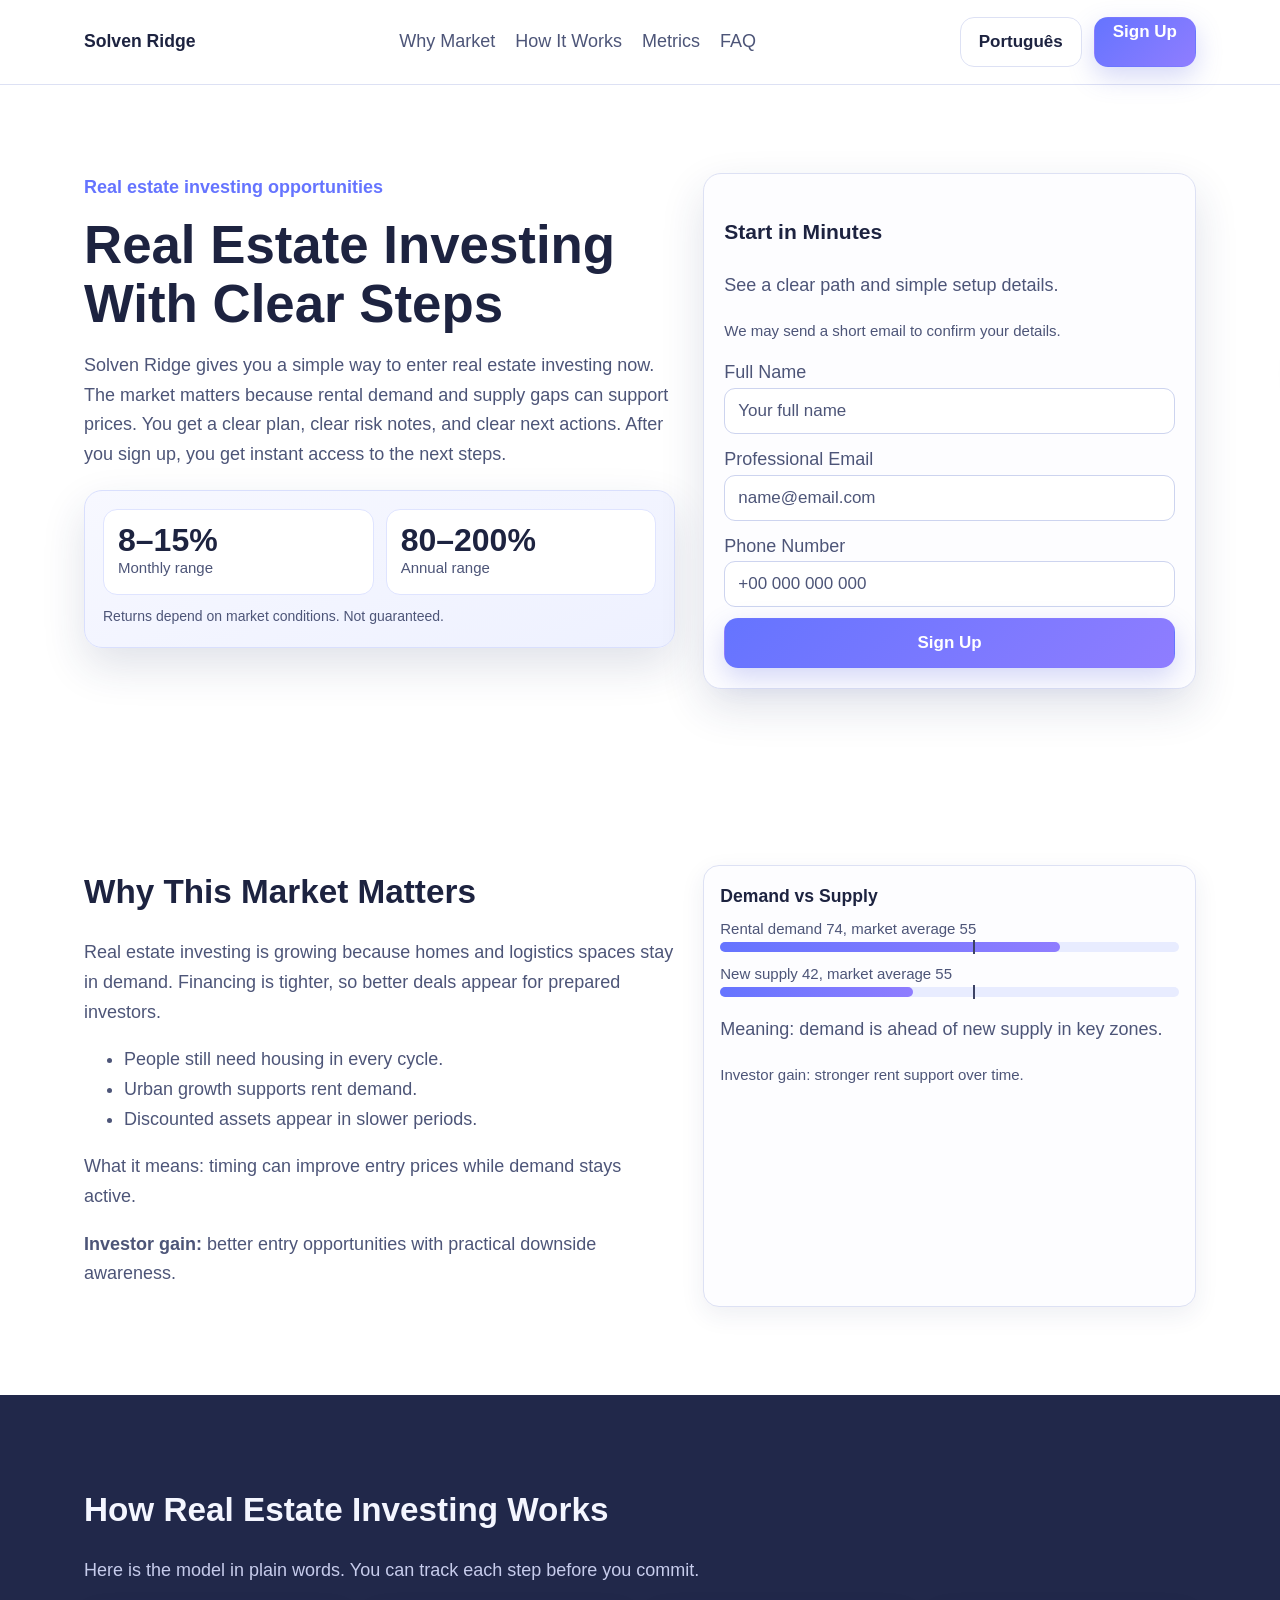
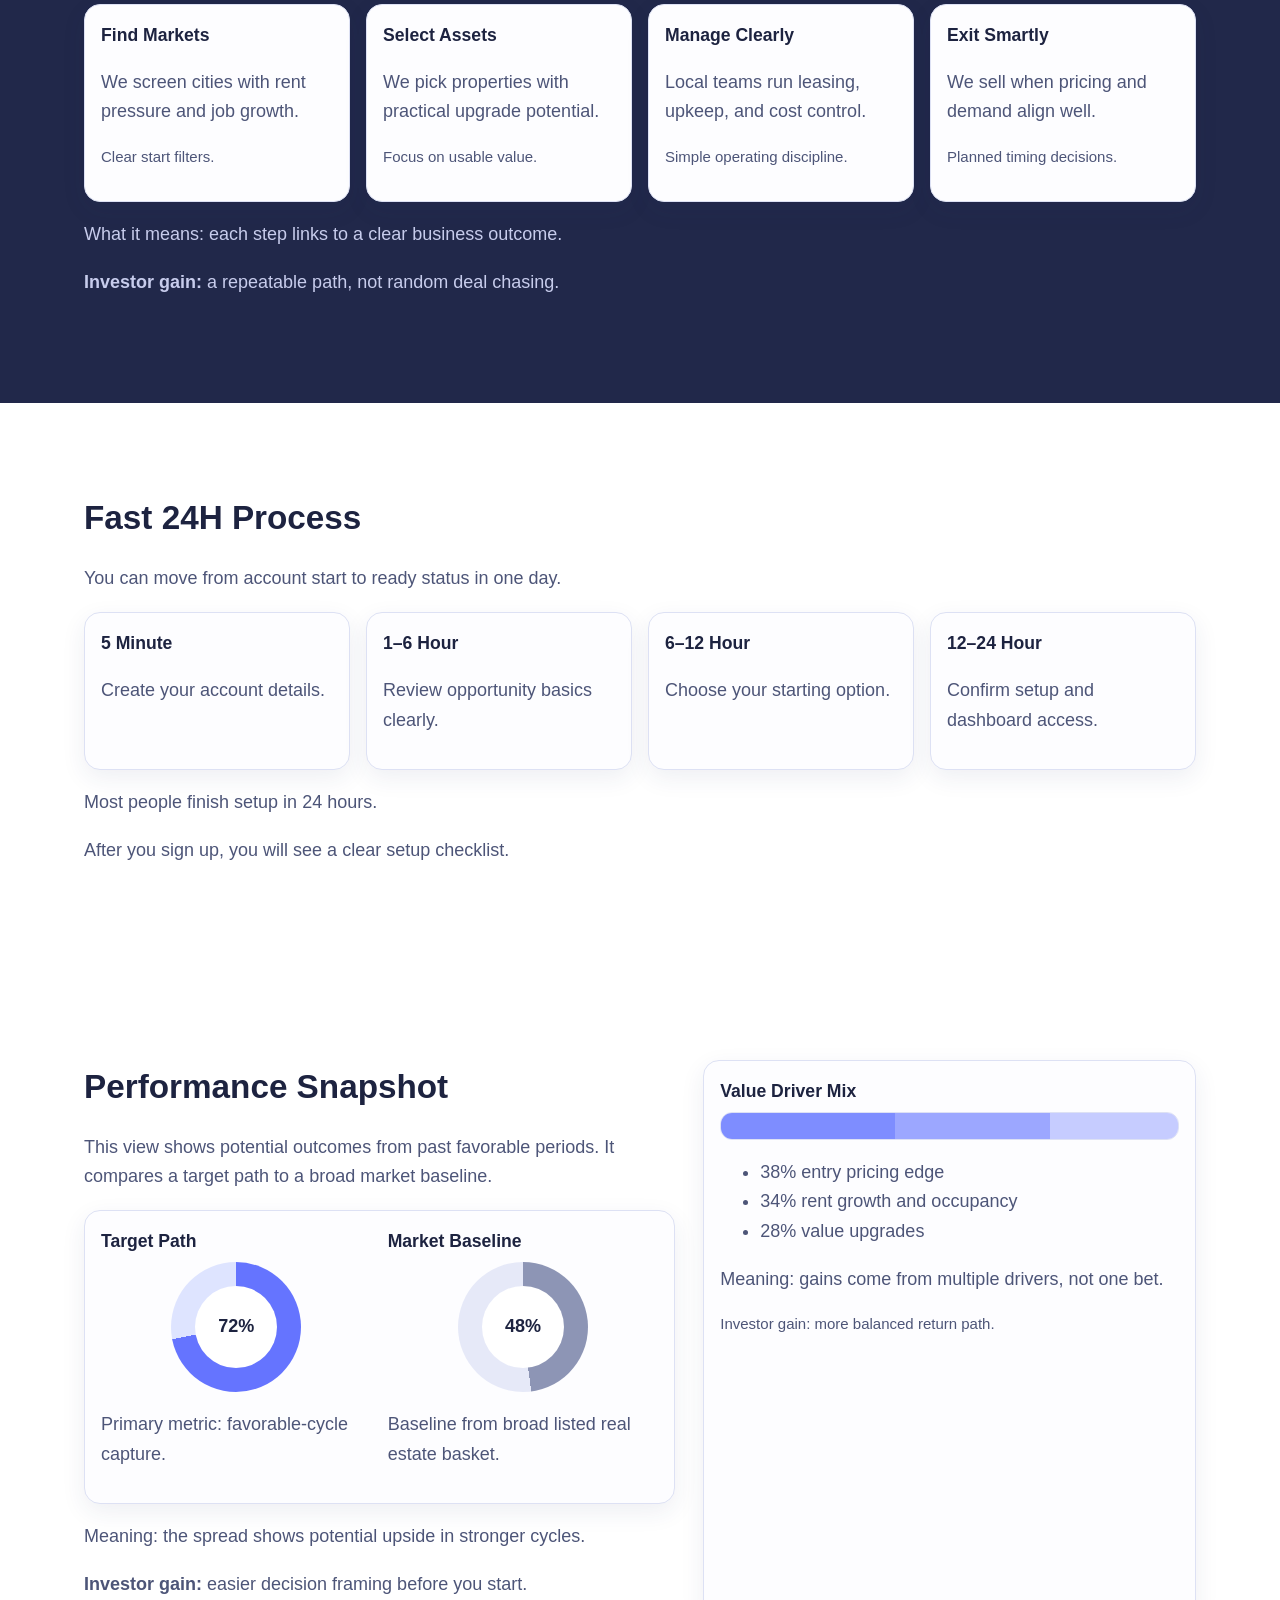
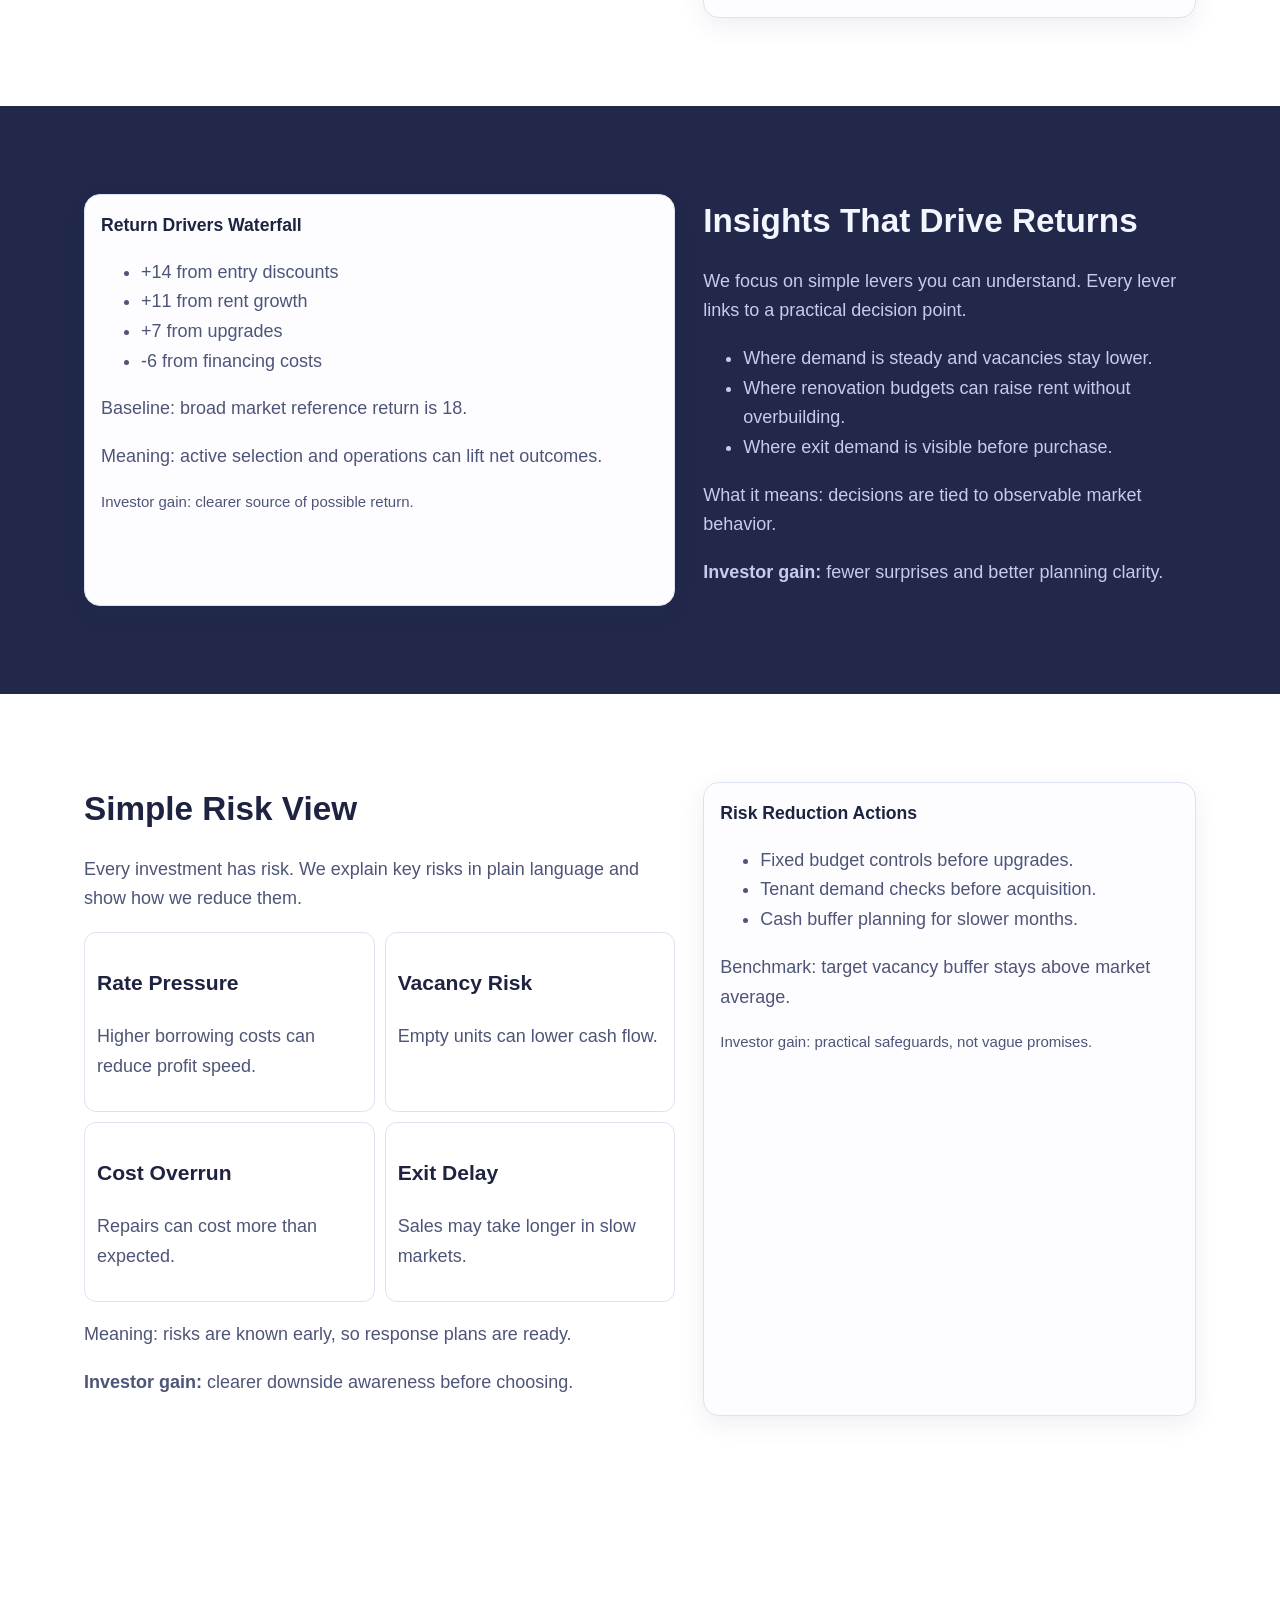
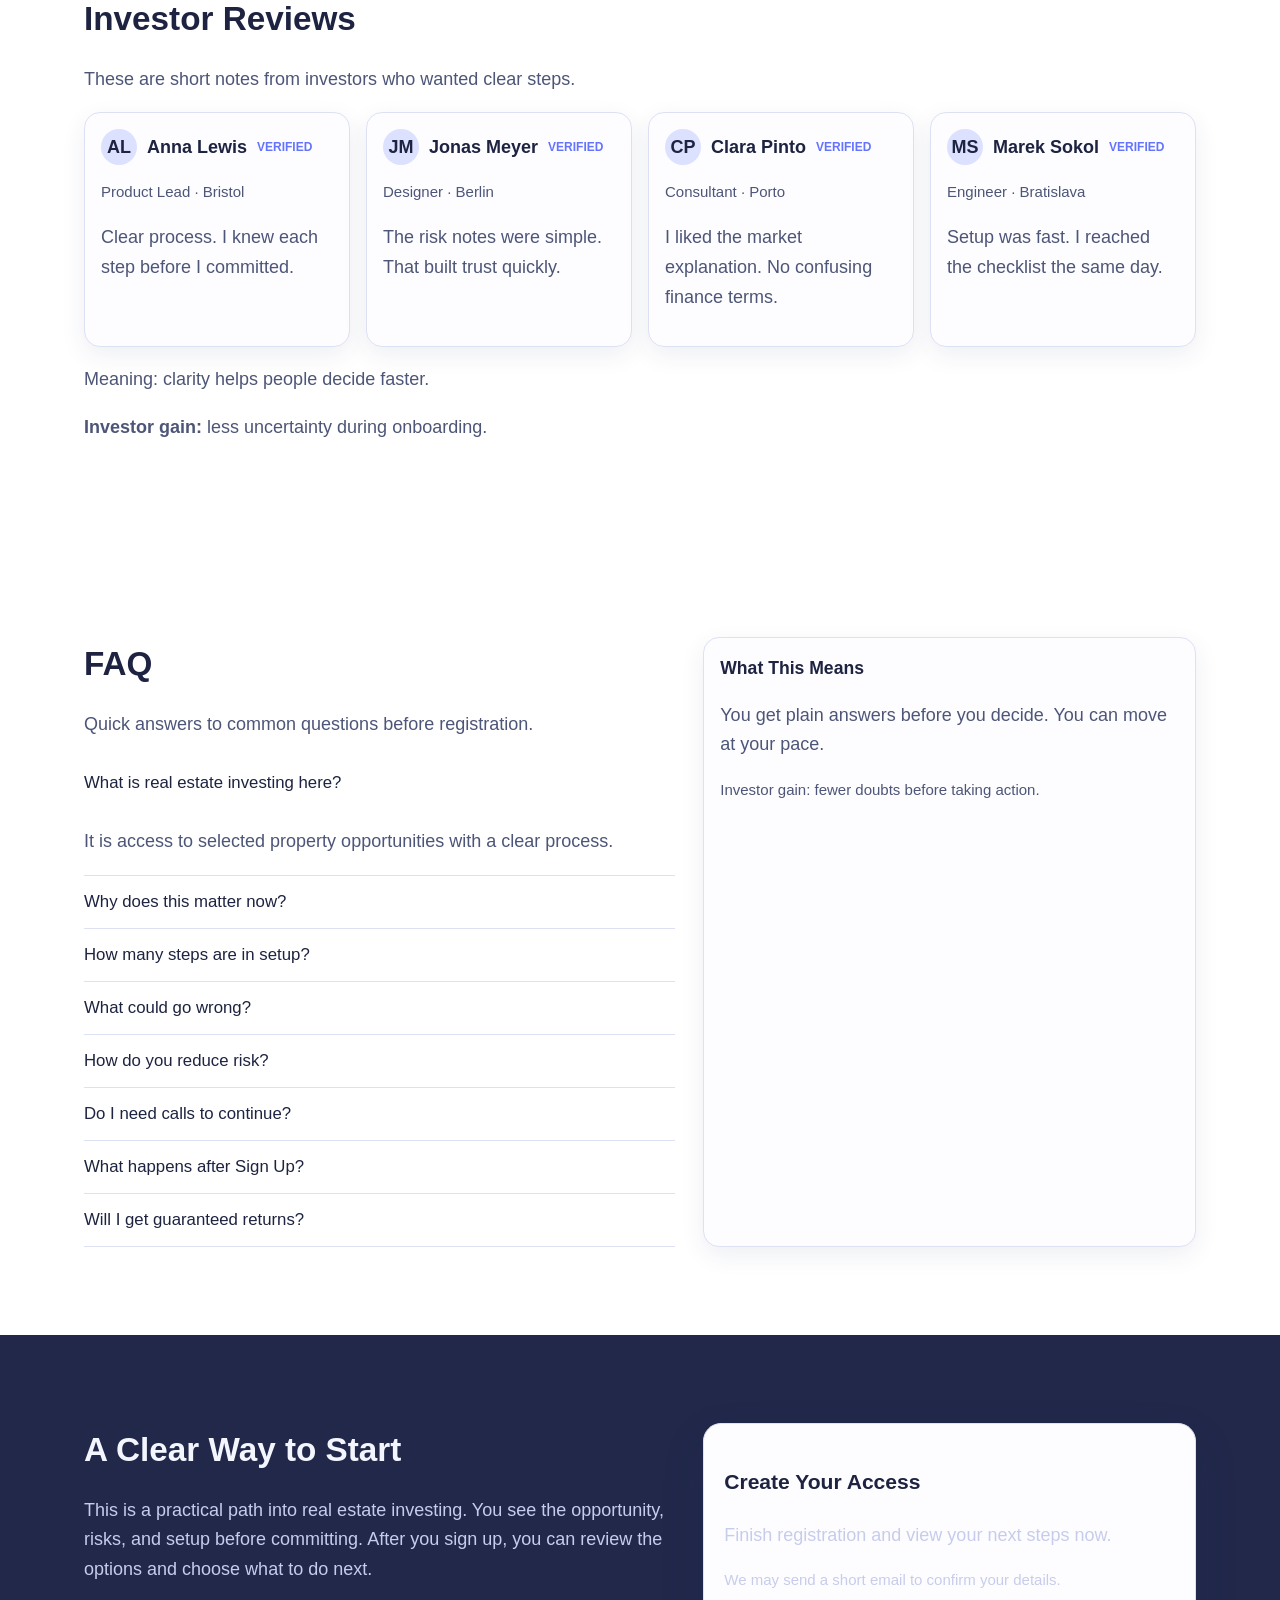
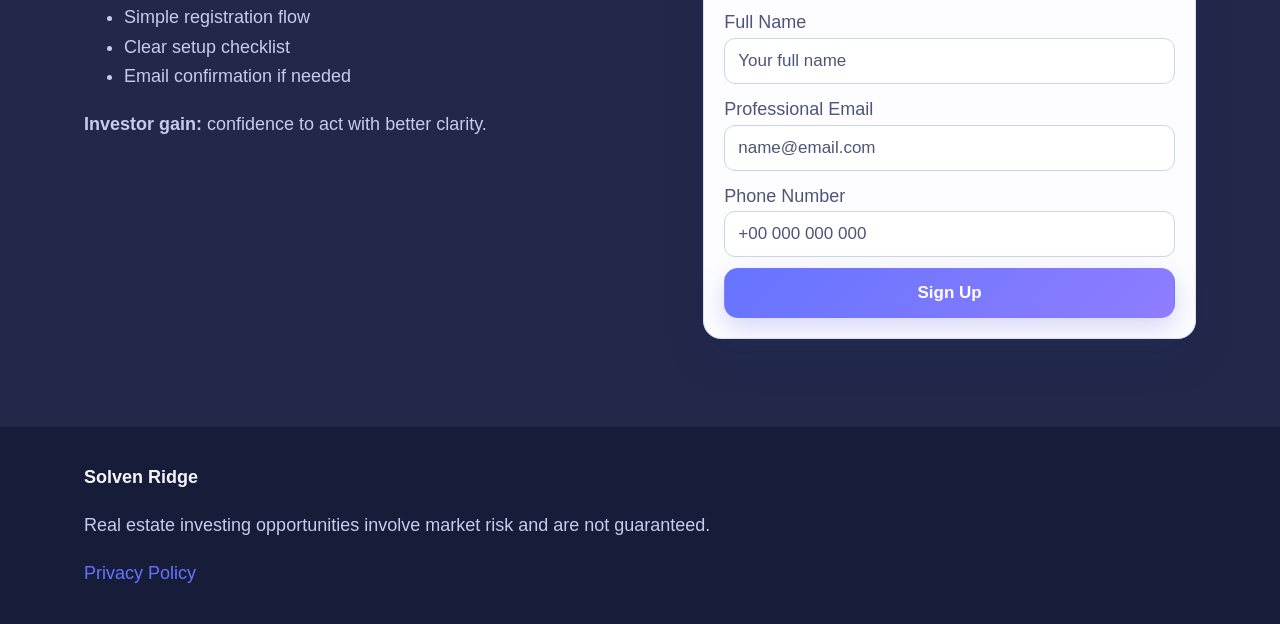
<file: pt/index.html>
<!doctype html><html lang="en"><head><meta charset="UTF-8"><meta name="viewport" content="width=device-width, initial-scale=1.0"><title>Solven Ridge | Real Estate Investing Opportunities (Português)</title><meta name="description" content="Real estate investing made clear. See market timing, process, risks, and next steps to sign up."><link rel="canonical" href="https://solvenridge.com/pt/index.html"><link rel="alternate" hreflang="en" href="https://solvenridge.com/index.html"><link rel="alternate" hreflang="de" href="https://solvenridge.com/de/index.html"><link rel="alternate" hreflang="fr" href="https://solvenridge.com/fr/index.html"><link rel="alternate" hreflang="es" href="https://solvenridge.com/es/index.html"><link rel="alternate" hreflang="it" href="https://solvenridge.com/it/index.html"><link rel="alternate" hreflang="tr" href="https://solvenridge.com/tr/index.html"><link rel="alternate" hreflang="pt" href="https://solvenridge.com/pt/index.html"><link rel="alternate" hreflang="ja" href="https://solvenridge.com/jp/index.html"><link rel="alternate" hreflang="sk" href="https://solvenridge.com/sk/index.html"><link rel="alternate" hreflang="nl-BE" href="https://solvenridge.com/be/index.html"><link rel="alternate" hreflang="x-default" href="https://solvenridge.com/index.html"><meta property="og:title" content="Solven Ridge | Real Estate Investing Opportunities"><meta property="og:description" content="Simple and premium real estate investing story with clear next steps."><meta property="og:type" content="website"><meta property="og:url" content="https://solvenridge.com/pt/index.html"><meta name="twitter:card" content="summary_large_image"><meta name="twitter:title" content="Solven Ridge | Real Estate Investing Opportunities"><meta name="twitter:description" content="Understand the opportunity, risks, and setup in plain English."><link rel="stylesheet" href="../assets/style.css"></head><body><header class="site-header"><div class="container header-inner"><a class="brand" href="#top">Solven Ridge</a><nav class="main-nav" aria-label="Main"><a href="#market">Why Market</a><a href="#model">How It Works</a><a href="#metrics">Metrics</a><a href="#faq">FAQ</a></nav><div class="header-right"><div class="lang-wrap"><button class="lang-toggle" aria-label="Current language">Português</button><div class="lang-menu"><a href="../index.html"><span class="flag"><svg viewBox="0 0 60 36"><rect width="60" height="36" fill="#012169"/></svg></span>English</a><a href="../de/index.html"><span class="flag"><svg viewBox="0 0 5 3"><rect width="5" height="1" fill="#000"/><rect y="1" width="5" height="1" fill="#d00"/><rect y="2" width="5" height="1" fill="#fc0"/></svg></span>Deutsch</a><a href="../fr/index.html"><span class="flag"><svg viewBox="0 0 3 2"><rect width="1" height="2" fill="#0055A4"/><rect x="1" width="1" height="2" fill="#fff"/><rect x="2" width="1" height="2" fill="#EF4135"/></svg></span>Français</a><a href="../es/index.html"><span class="flag"><svg viewBox="0 0 3 2"><rect width="3" height="2" fill="#AA151B"/><rect y=".5" width="3" height="1" fill="#F1BF00"/></svg></span>Español</a><a href="../it/index.html"><span class="flag"><svg viewBox="0 0 3 2"><rect width="1" height="2" fill="#009246"/><rect x="1" width="1" height="2" fill="#fff"/><rect x="2" width="1" height="2" fill="#CE2B37"/></svg></span>Italiano</a><a href="../tr/index.html"><span class="flag"><svg viewBox="0 0 18 12"><rect width="18" height="12" fill="#E30A17"/></svg></span>Türkçe</a><a href="../pt/index.html"><span class="flag"><svg viewBox="0 0 3 2"><rect width="1.2" height="2" fill="#046A38"/><rect x="1.2" width="1.8" height="2" fill="#DA291C"/></svg></span>Português</a><a href="../jp/index.html"><span class="flag"><svg viewBox="0 0 3 2"><rect width="3" height="2" fill="#fff"/><circle cx="1.5" cy="1" r=".55" fill="#BC002D"/></svg></span>日本語</a><a href="../sk/index.html"><span class="flag"><svg viewBox="0 0 3 2"><rect width="3" height="2" fill="#EE1C25"/><rect width="3" height="1.33" fill="#0B4EA2"/><rect width="3" height=".66" fill="#fff"/></svg></span>Slovak</a><a href="../be/index.html"><span class="flag"><svg viewBox="0 0 3 2"><rect width="1" height="2" fill="#000"/><rect x="1" width="1" height="2" fill="#FDDA24"/><rect x="2" width="1" height="2" fill="#EF3340"/></svg></span>Nederlands (BE)</a></div></div><a class="btn-primary" href="#signup-final">Sign Up</a><button class="icon-btn burger" aria-label="Open menu">☰</button></div></div></header><div class="drawer-backdrop"></div><aside class="drawer" aria-label="Mobile menu"><button class="icon-btn drawer-close" aria-label="Close menu">✕</button><a href="#market">Why Market</a><a href="#model">How It Works</a><a href="#metrics">Metrics</a><a href="#faq">FAQ</a><div class="lang-wrap"><button class="lang-toggle">Português</button><div class="lang-menu"><a href="../index.html"><span class="flag"><svg viewBox="0 0 60 36"><rect width="60" height="36" fill="#012169"/></svg></span>English</a><a href="../de/index.html"><span class="flag"><svg viewBox="0 0 5 3"><rect width="5" height="1" fill="#000"/><rect y="1" width="5" height="1" fill="#d00"/><rect y="2" width="5" height="1" fill="#fc0"/></svg></span>Deutsch</a><a href="../fr/index.html"><span class="flag"><svg viewBox="0 0 3 2"><rect width="1" height="2" fill="#0055A4"/><rect x="1" width="1" height="2" fill="#fff"/><rect x="2" width="1" height="2" fill="#EF4135"/></svg></span>Français</a><a href="../es/index.html"><span class="flag"><svg viewBox="0 0 3 2"><rect width="3" height="2" fill="#AA151B"/><rect y=".5" width="3" height="1" fill="#F1BF00"/></svg></span>Español</a><a href="../it/index.html"><span class="flag"><svg viewBox="0 0 3 2"><rect width="1" height="2" fill="#009246"/><rect x="1" width="1" height="2" fill="#fff"/><rect x="2" width="1" height="2" fill="#CE2B37"/></svg></span>Italiano</a><a href="../tr/index.html"><span class="flag"><svg viewBox="0 0 18 12"><rect width="18" height="12" fill="#E30A17"/></svg></span>Türkçe</a><a href="../pt/index.html"><span class="flag"><svg viewBox="0 0 3 2"><rect width="1.2" height="2" fill="#046A38"/><rect x="1.2" width="1.8" height="2" fill="#DA291C"/></svg></span>Português</a><a href="../jp/index.html"><span class="flag"><svg viewBox="0 0 3 2"><rect width="3" height="2" fill="#fff"/><circle cx="1.5" cy="1" r=".55" fill="#BC002D"/></svg></span>日本語</a><a href="../sk/index.html"><span class="flag"><svg viewBox="0 0 3 2"><rect width="3" height="2" fill="#EE1C25"/><rect width="3" height="1.33" fill="#0B4EA2"/><rect width="3" height=".66" fill="#fff"/></svg></span>Slovak</a><a href="../be/index.html"><span class="flag"><svg viewBox="0 0 3 2"><rect width="1" height="2" fill="#000"/><rect x="1" width="1" height="2" fill="#FDDA24"/><rect x="2" width="1" height="2" fill="#EF3340"/></svg></span>Nederlands (BE)</a></div></div><a class="btn-primary" href="#signup-final">Sign Up</a></aside><main id="top"><section class="section light reveal">
  <div class="container hero-grid">
    <div>
      <div class="hero-kicker">Real estate investing opportunities</div>
      <h1>Real Estate Investing With Clear Steps</h1>
      <p>Solven Ridge gives you a simple way to enter real estate investing now. The market matters because rental demand and supply gaps can support prices. You get a clear plan, clear risk notes, and clear next actions. After you sign up, you get instant access to the next steps.</p>
      <div class="perf-panel">
        <div class="perf-grid">
          <div class="perf-box"><div class="perf-num">8–15%</div><div class="perf-label">Monthly range</div></div>
          <div class="perf-box"><div class="perf-num">80–200%</div><div class="perf-label">Annual range</div></div>
        </div>
        <div class="perf-note">Returns depend on market conditions. Not guaranteed.</div>
      </div>
    </div>
    <form class="form-card" aria-label="Hero sign up form">
      <h3>Start in Minutes</h3>
      <p class="form-sub">See a clear path and simple setup details.</p>
      <p class="muted">We may send a short email to confirm your details.</p>
      <div class="form-stack">
        <label>Full Name<input placeholder="Your full name" required></label>
        <label>Professional Email<input type="email" placeholder="name@email.com" required></label>
        <label>Phone Number<input type="tel" placeholder="+00 000 000 000" required></label>
        <button class="btn-primary" type="submit">Sign Up</button>
      </div>
    </form>
  </div>
</section>
<section id="market" class="section light reveal"><div class="container split-2"><div>
  <h2>Why This Market Matters</h2>
  <p>Real estate investing is growing because homes and logistics spaces stay in demand. Financing is tighter, so better deals appear for prepared investors.</p>
  <ul><li>People still need housing in every cycle.</li><li>Urban growth supports rent demand.</li><li>Discounted assets appear in slower periods.</li></ul>
  <p>What it means: timing can improve entry prices while demand stays active.</p>
  <p><strong>Investor gain:</strong> better entry opportunities with practical downside awareness.</p>
</div><div class="card">
  <h3>Demand vs Supply</h3>
  <div class="bar-compare">
    <div class="row"><div class="legend">Rental demand 74, market average 55</div><div class="track"><div class="fill" style="width:74%"></div><span class="benchmark"></span></div></div>
    <div class="row"><div class="legend">New supply 42, market average 55</div><div class="track"><div class="fill" style="width:42%"></div><span class="benchmark"></span></div></div>
  </div>
  <p>Meaning: demand is ahead of new supply in key zones.</p>
  <p class="muted">Investor gain: stronger rent support over time.</p>
</div></div></section>
<section id="model" class="section dark reveal"><div class="container">
  <h2>How Real Estate Investing Works</h2><p>Here is the model in plain words. You can track each step before you commit.</p>
  <div class="card-grid-4">
    <article class="card"><h3>Find Markets</h3><p>We screen cities with rent pressure and job growth.</p><p class="muted">Clear start filters.</p></article>
    <article class="card"><h3>Select Assets</h3><p>We pick properties with practical upgrade potential.</p><p class="muted">Focus on usable value.</p></article>
    <article class="card"><h3>Manage Clearly</h3><p>Local teams run leasing, upkeep, and cost control.</p><p class="muted">Simple operating discipline.</p></article>
    <article class="card"><h3>Exit Smartly</h3><p>We sell when pricing and demand align well.</p><p class="muted">Planned timing decisions.</p></article>
  </div>
  <p>What it means: each step links to a clear business outcome.</p><p><strong>Investor gain:</strong> a repeatable path, not random deal chasing.</p>
</div></section>
<section class="section light reveal"><div class="container">
  <h2>Fast 24H Process</h2>
  <p>You can move from account start to ready status in one day.</p>
  <div class="card-grid-4">
    <div class="card"><h3>5 Minute</h3><p>Create your account details.</p></div>
    <div class="card"><h3>1–6 Hour</h3><p>Review opportunity basics clearly.</p></div>
    <div class="card"><h3>6–12 Hour</h3><p>Choose your starting option.</p></div>
    <div class="card"><h3>12–24 Hour</h3><p>Confirm setup and dashboard access.</p></div>
  </div>
  <p>Most people finish setup in 24 hours.</p>
  <p>After you sign up, you will see a clear setup checklist.</p>
</div></section>
<section id="metrics" class="section light reveal"><div class="container split-2"><div>
  <h2>Performance Snapshot</h2>
  <p>This view shows potential outcomes from past favorable periods. It compares a target path to a broad market baseline.</p>
  <div class="card chart-grid">
    <div><h3>Target Path</h3><div class="ring"><span>72%</span></div><p>Primary metric: favorable-cycle capture.</p></div>
    <div><h3>Market Baseline</h3><div class="ring" style="background:conic-gradient(#8d95b5 0 48%, #e6e9f8 48% 100%)"><span>48%</span></div><p>Baseline from broad listed real estate basket.</p></div>
  </div>
  <p>Meaning: the spread shows potential upside in stronger cycles.</p>
  <p><strong>Investor gain:</strong> easier decision framing before you start.</p>
</div><div class="card">
  <h3>Value Driver Mix</h3>
  <div class="stack-bar"><span class="seg-a"></span><span class="seg-b"></span><span class="seg-c"></span></div>
  <ul><li>38% entry pricing edge</li><li>34% rent growth and occupancy</li><li>28% value upgrades</li></ul>
  <p>Meaning: gains come from multiple drivers, not one bet.</p>
  <p class="muted">Investor gain: more balanced return path.</p>
</div></div></section>
<section class="section dark reveal"><div class="container split-2"><div class="card">
  <h3>Return Drivers Waterfall</h3>
  <ul><li>+14 from entry discounts</li><li>+11 from rent growth</li><li>+7 from upgrades</li><li>-6 from financing costs</li></ul>
  <p>Baseline: broad market reference return is 18.</p>
  <p>Meaning: active selection and operations can lift net outcomes.</p>
  <p class="muted">Investor gain: clearer source of possible return.</p>
</div><div>
  <h2>Insights That Drive Returns</h2>
  <p>We focus on simple levers you can understand. Every lever links to a practical decision point.</p>
  <ul><li>Where demand is steady and vacancies stay lower.</li><li>Where renovation budgets can raise rent without overbuilding.</li><li>Where exit demand is visible before purchase.</li></ul>
  <p>What it means: decisions are tied to observable market behavior.</p>
  <p><strong>Investor gain:</strong> fewer surprises and better planning clarity.</p>
</div></div></section>
<section class="section light reveal"><div class="container split-2"><div>
  <h2>Simple Risk View</h2>
  <p>Every investment has risk. We explain key risks in plain language and show how we reduce them.</p>
  <div class="risk-matrix">
    <div class="risk-cell"><h3>Rate Pressure</h3><p>Higher borrowing costs can reduce profit speed.</p></div>
    <div class="risk-cell"><h3>Vacancy Risk</h3><p>Empty units can lower cash flow.</p></div>
    <div class="risk-cell"><h3>Cost Overrun</h3><p>Repairs can cost more than expected.</p></div>
    <div class="risk-cell"><h3>Exit Delay</h3><p>Sales may take longer in slow markets.</p></div>
  </div>
  <p>Meaning: risks are known early, so response plans are ready.</p>
  <p><strong>Investor gain:</strong> clearer downside awareness before choosing.</p>
</div><div class="card">
  <h3>Risk Reduction Actions</h3>
  <ul><li>Fixed budget controls before upgrades.</li><li>Tenant demand checks before acquisition.</li><li>Cash buffer planning for slower months.</li></ul>
  <p>Benchmark: target vacancy buffer stays above market average.</p>
  <p class="muted">Investor gain: practical safeguards, not vague promises.</p>
</div></div></section>
<section class="section light reveal"><div class="container">
  <h2>Investor Reviews</h2>
  <p>These are short notes from investors who wanted clear steps.</p>
  <div class="card-grid-4">
    <article class="card"><div class="reviewer"><span class="avatar">AL</span><strong>Anna Lewis</strong><span class="verified">VERIFIED</span></div><p class="muted">Product Lead · Bristol</p><p>Clear process. I knew each step before I committed.</p></article>
    <article class="card"><div class="reviewer"><span class="avatar">JM</span><strong>Jonas Meyer</strong><span class="verified">VERIFIED</span></div><p class="muted">Designer · Berlin</p><p>The risk notes were simple. That built trust quickly.</p></article>
    <article class="card"><div class="reviewer"><span class="avatar">CP</span><strong>Clara Pinto</strong><span class="verified">VERIFIED</span></div><p class="muted">Consultant · Porto</p><p>I liked the market explanation. No confusing finance terms.</p></article>
    <article class="card"><div class="reviewer"><span class="avatar">MS</span><strong>Marek Sokol</strong><span class="verified">VERIFIED</span></div><p class="muted">Engineer · Bratislava</p><p>Setup was fast. I reached the checklist the same day.</p></article>
  </div>
  <p>Meaning: clarity helps people decide faster.</p><p><strong>Investor gain:</strong> less uncertainty during onboarding.</p>
</div></section>
<section id="faq" class="section light reveal"><div class="container split-2"><div>
  <h2>FAQ</h2><p>Quick answers to common questions before registration.</p>
  <div class="faq-list">
    <div class="faq-item open"><button class="faq-q">What is real estate investing here?</button><div class="faq-a"><p>It is access to selected property opportunities with a clear process.</p></div></div>
    <div class="faq-item"><button class="faq-q">Why does this matter now?</button><div class="faq-a"><p>Supply gaps and rent demand can create better entry windows today.</p></div></div>
    <div class="faq-item"><button class="faq-q">How many steps are in setup?</button><div class="faq-a"><p>Four simple steps, usually completed within 24 hours.</p></div></div>
    <div class="faq-item"><button class="faq-q">What could go wrong?</button><div class="faq-a"><p>Rates, vacancies, and repair costs can hurt returns in weaker periods.</p></div></div>
    <div class="faq-item"><button class="faq-q">How do you reduce risk?</button><div class="faq-a"><p>We use market checks, budget controls, and reserve planning.</p></div></div>
    <div class="faq-item"><button class="faq-q">Do I need calls to continue?</button><div class="faq-a"><p>No. The next step is registration and on-screen checklist guidance.</p></div></div>
    <div class="faq-item"><button class="faq-q">What happens after Sign Up?</button><div class="faq-a"><p>After you sign up, you can review the options and choose what to do next.</p></div></div>
    <div class="faq-item"><button class="faq-q">Will I get guaranteed returns?</button><div class="faq-a"><p>No. Returns depend on market conditions and are never guaranteed.</p></div></div>
  </div>
</div><div class="card">
  <h3>What This Means</h3>
  <p>You get plain answers before you decide. You can move at your pace.</p>
  <p class="muted">Investor gain: fewer doubts before taking action.</p>
</div></div></section>
<section id="signup-final" class="section dark reveal"><div class="container hero-grid"><div>
  <h2>A Clear Way to Start</h2>
  <p>This is a practical path into real estate investing. You see the opportunity, risks, and setup before committing. After you sign up, you can review the options and choose what to do next.</p>
  <ul><li>Simple registration flow</li><li>Clear setup checklist</li><li>Email confirmation if needed</li></ul>
  <p><strong>Investor gain:</strong> confidence to act with better clarity.</p>
</div>
<form class="form-card" aria-label="Final sign up form">
  <h3>Create Your Access</h3>
  <p class="form-sub">Finish registration and view your next steps now.</p>
  <p class="muted">We may send a short email to confirm your details.</p>
  <div class="form-stack">
    <label>Full Name<input placeholder="Your full name" required></label>
    <label>Professional Email<input type="email" placeholder="name@email.com" required></label>
    <label>Phone Number<input type="tel" placeholder="+00 000 000 000" required></label>
    <button class="btn-primary" type="submit">Sign Up</button>
  </div>
</form>
</div></section>
</main><footer class="footer"><div class="container"><strong>Solven Ridge</strong><p>Real estate investing opportunities involve market risk and are not guaranteed.</p><a href="#" data-open-privacy>Privacy Policy</a></div><div class="sr-links"><a href="../index.html">English</a><a href="../de/index.html">Deutsch</a><a href="../fr/index.html">Français</a><a href="../es/index.html">Español</a><a href="../it/index.html">Italiano</a><a href="../tr/index.html">Türkçe</a><a href="../pt/index.html">Português</a><a href="../jp/index.html">日本語</a><a href="../sk/index.html">Slovak</a><a href="../be/index.html">Nederlands (BE)</a></div></footer><div class="modal" aria-hidden="true"><div class="modal-card"><div class="modal-head"><h2>Privacy Policy</h2><button class="icon-btn" data-close-modal aria-label="Close privacy modal">✕</button></div><p><strong>Introduction:</strong> We explain what data we collect and why.</p><p><strong>Data collection:</strong> We collect name, email, phone, and usage actions.</p><p><strong>Legal basis:</strong> We process data for consent, service delivery, and legal duties.</p><p><strong>Cookies:</strong> Cookies help basic site functions and performance insights.</p><p><strong>Retention:</strong> We keep records only as long as needed for service and law.</p><p><strong>Third-party sharing:</strong> We share data with vetted providers for hosting and email.</p><p><strong>Security:</strong> We use access controls and encryption in transit.</p><p><strong>User rights:</strong> You can request access, correction, deletion, and limits on use.</p><p><strong>International transfers:</strong> Some providers process data across borders with safeguards.</p><p><strong>Industry risk disclosure:</strong> Investing can lose value in weak market periods.</p><p><strong>Contact:</strong> privacy@solvenridge.com handles policy questions.</p><div class="modal-foot"><button class="icon-btn" data-close-modal>Close</button></div></div></div><script type="application/ld+json">{"@context":"https://schema.org","@graph":[{"@type":"Organization","name":"Solven Ridge","url":"https://solvenridge.com"},{"@type":"WebSite","name":"Solven Ridge","url":"https://solvenridge.com"},{"@type":"FAQPage","mainEntity":[{"@type":"Question","name":"What happens after Sign Up?","acceptedAnswer":{"@type":"Answer","text":"After you sign up, you can review the options and choose what to do next."}}]},{"@type":"Review","author":{"@type":"Person","name":"Anna Lewis"},"reviewBody":"Clear process and fast setup.","reviewRating":{"@type":"Rating","ratingValue":"5","bestRating":"5"}}]}</script><script src="../assets/app.js" defer></script></body></html>
</file>
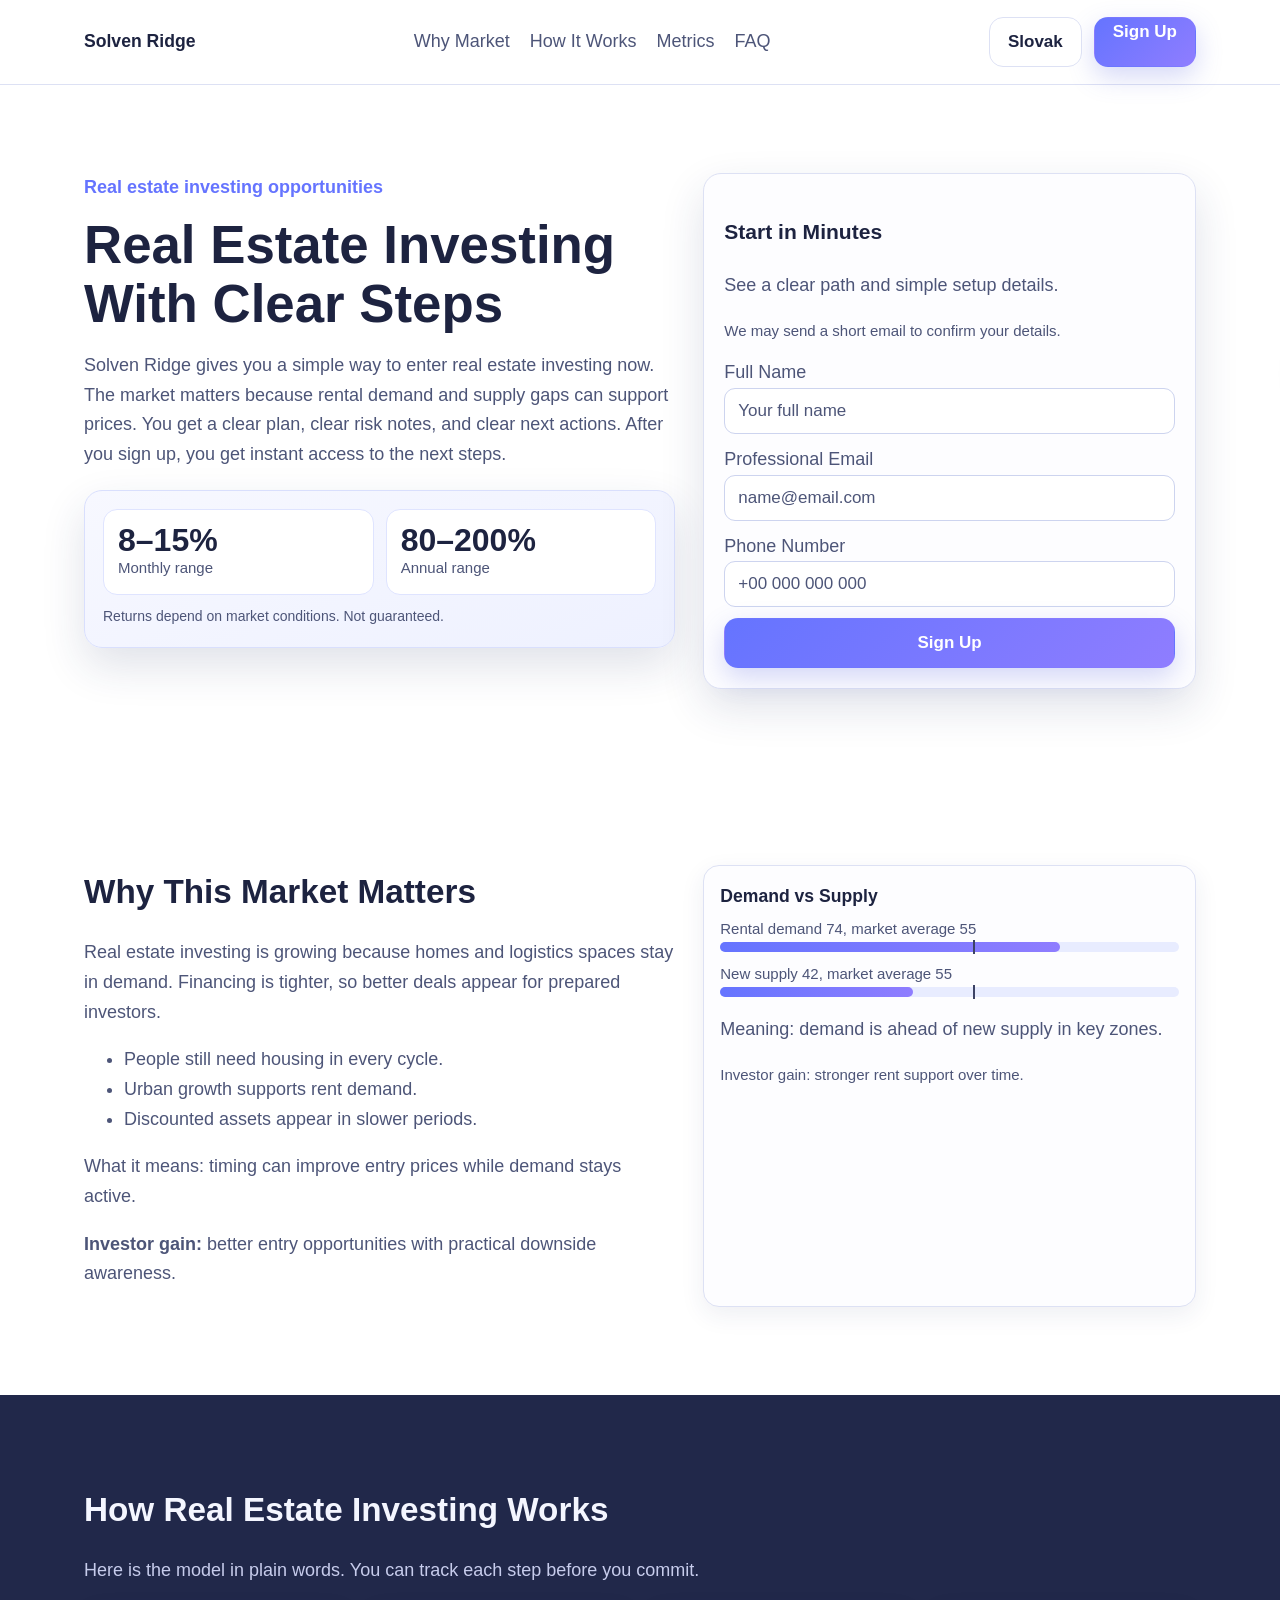
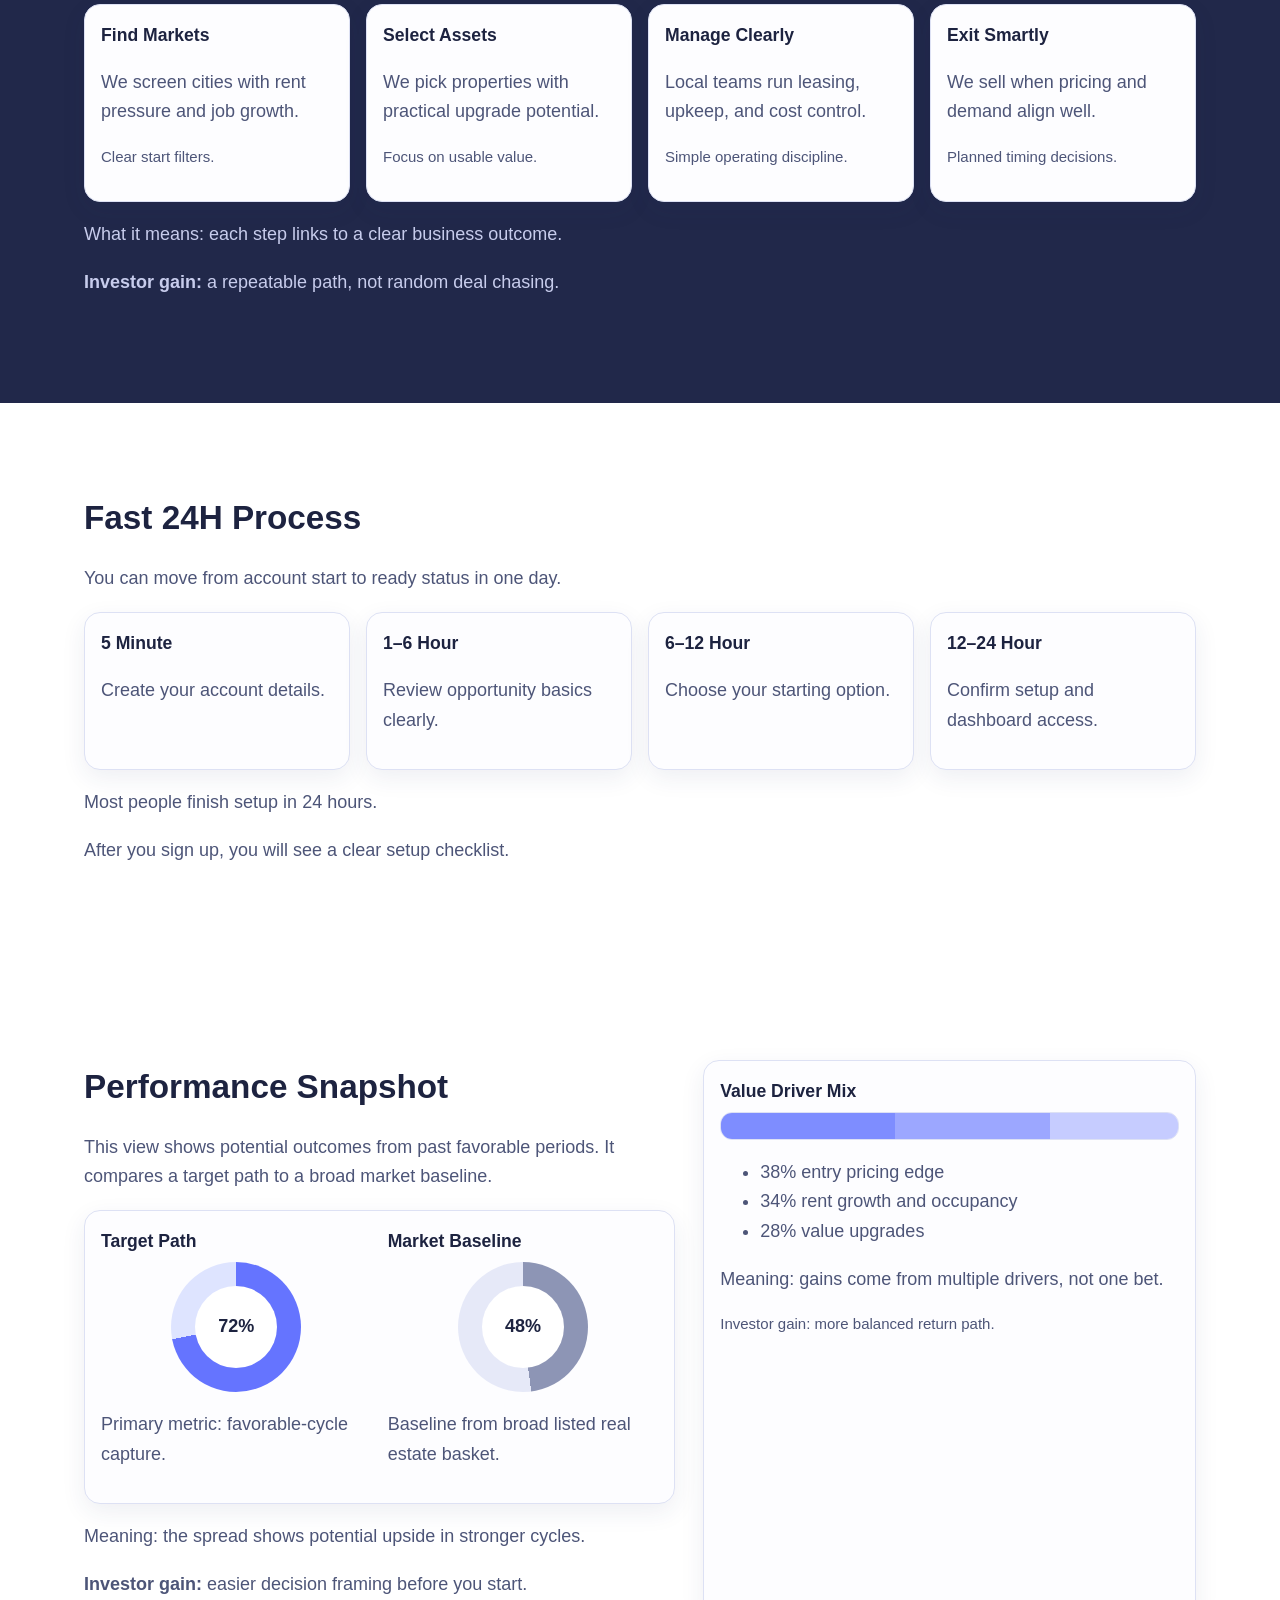
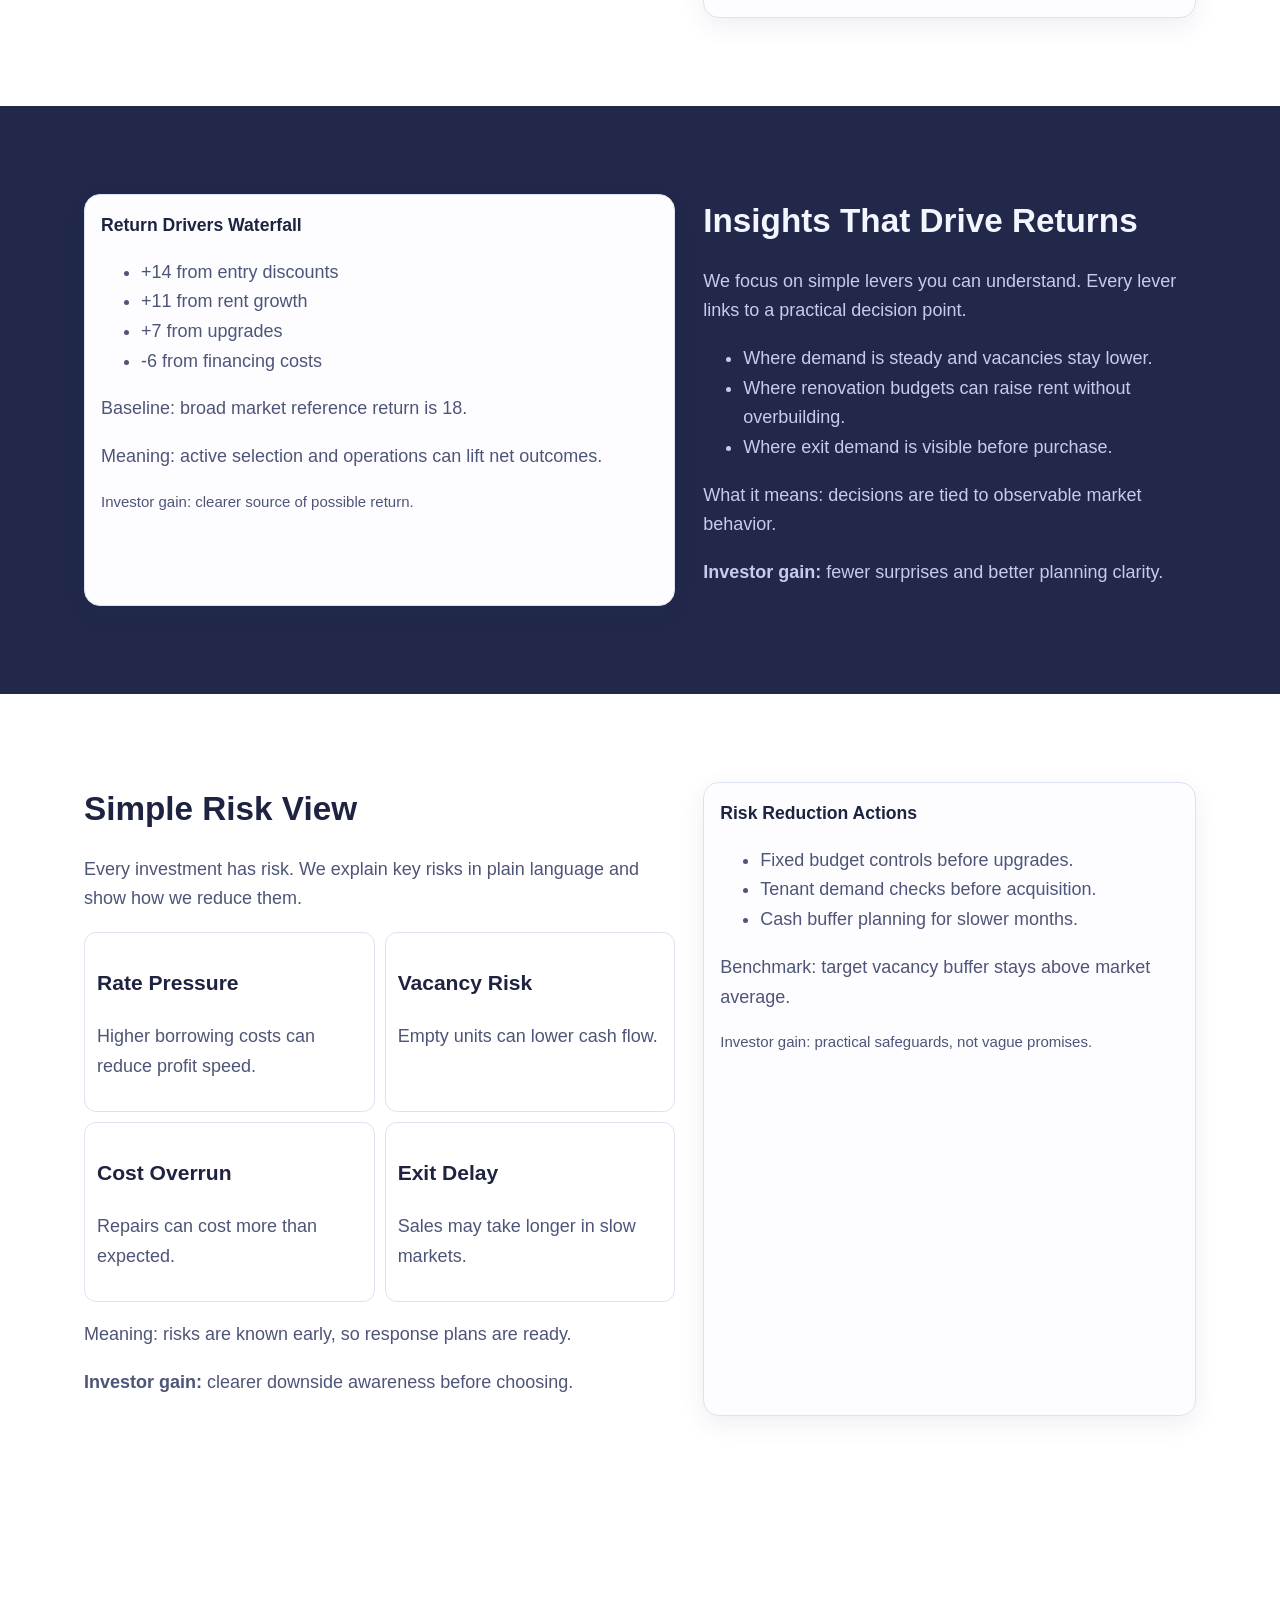
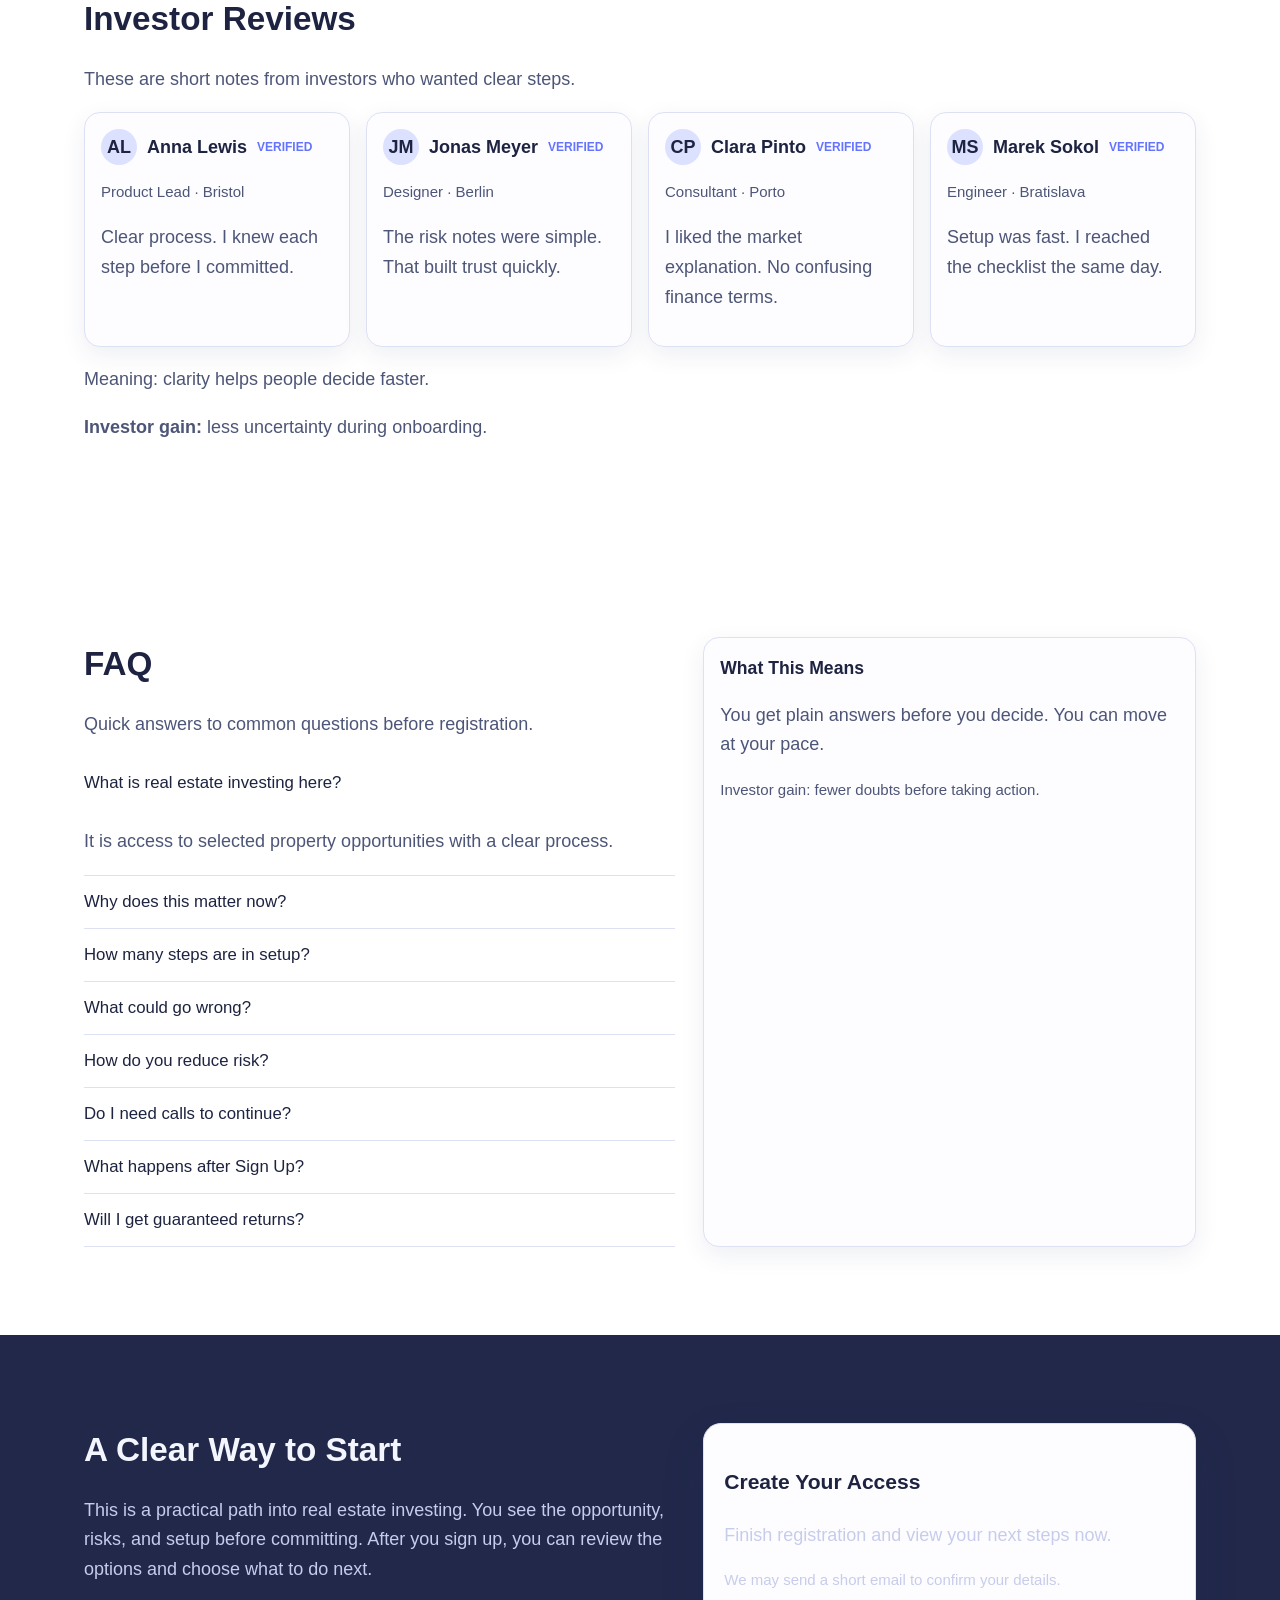
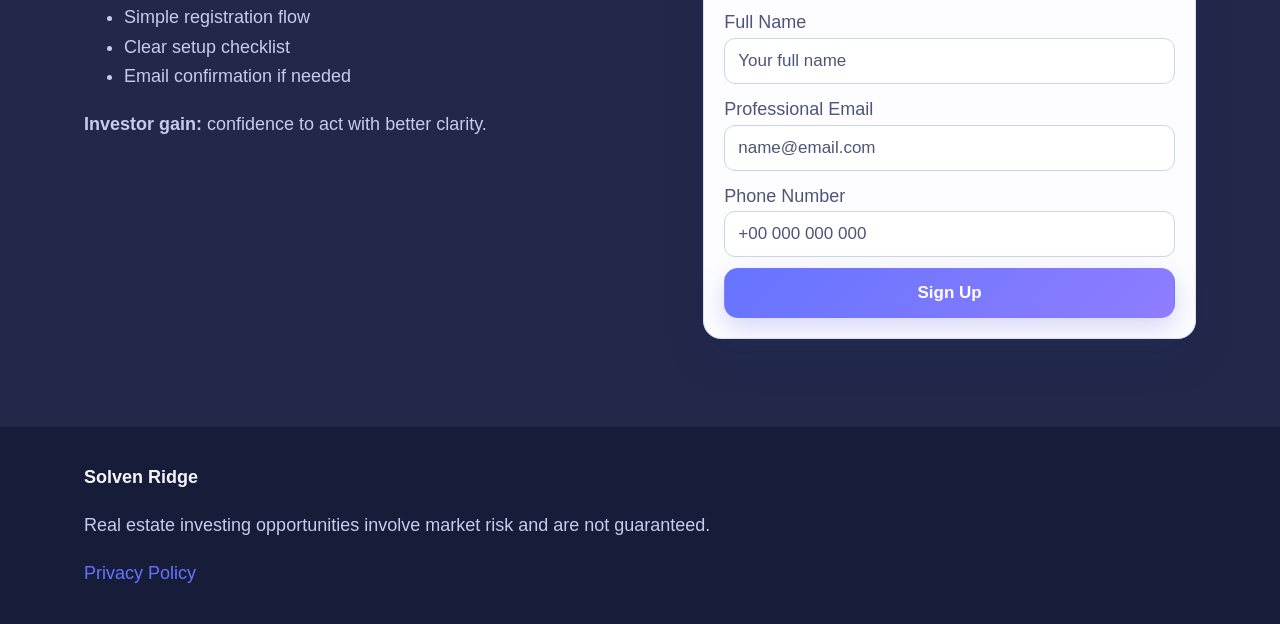
<file: sk/index.html>
<!doctype html><html lang="en"><head><meta charset="UTF-8"><meta name="viewport" content="width=device-width, initial-scale=1.0"><title>Solven Ridge | Real Estate Investing Opportunities (Slovak)</title><meta name="description" content="Real estate investing made clear. See market timing, process, risks, and next steps to sign up."><link rel="canonical" href="https://solvenridge.com/sk/index.html"><link rel="alternate" hreflang="en" href="https://solvenridge.com/index.html"><link rel="alternate" hreflang="de" href="https://solvenridge.com/de/index.html"><link rel="alternate" hreflang="fr" href="https://solvenridge.com/fr/index.html"><link rel="alternate" hreflang="es" href="https://solvenridge.com/es/index.html"><link rel="alternate" hreflang="it" href="https://solvenridge.com/it/index.html"><link rel="alternate" hreflang="tr" href="https://solvenridge.com/tr/index.html"><link rel="alternate" hreflang="pt" href="https://solvenridge.com/pt/index.html"><link rel="alternate" hreflang="ja" href="https://solvenridge.com/jp/index.html"><link rel="alternate" hreflang="sk" href="https://solvenridge.com/sk/index.html"><link rel="alternate" hreflang="nl-BE" href="https://solvenridge.com/be/index.html"><link rel="alternate" hreflang="x-default" href="https://solvenridge.com/index.html"><meta property="og:title" content="Solven Ridge | Real Estate Investing Opportunities"><meta property="og:description" content="Simple and premium real estate investing story with clear next steps."><meta property="og:type" content="website"><meta property="og:url" content="https://solvenridge.com/sk/index.html"><meta name="twitter:card" content="summary_large_image"><meta name="twitter:title" content="Solven Ridge | Real Estate Investing Opportunities"><meta name="twitter:description" content="Understand the opportunity, risks, and setup in plain English."><link rel="stylesheet" href="../assets/style.css"></head><body><header class="site-header"><div class="container header-inner"><a class="brand" href="#top">Solven Ridge</a><nav class="main-nav" aria-label="Main"><a href="#market">Why Market</a><a href="#model">How It Works</a><a href="#metrics">Metrics</a><a href="#faq">FAQ</a></nav><div class="header-right"><div class="lang-wrap"><button class="lang-toggle" aria-label="Current language">Slovak</button><div class="lang-menu"><a href="../index.html"><span class="flag"><svg viewBox="0 0 60 36"><rect width="60" height="36" fill="#012169"/></svg></span>English</a><a href="../de/index.html"><span class="flag"><svg viewBox="0 0 5 3"><rect width="5" height="1" fill="#000"/><rect y="1" width="5" height="1" fill="#d00"/><rect y="2" width="5" height="1" fill="#fc0"/></svg></span>Deutsch</a><a href="../fr/index.html"><span class="flag"><svg viewBox="0 0 3 2"><rect width="1" height="2" fill="#0055A4"/><rect x="1" width="1" height="2" fill="#fff"/><rect x="2" width="1" height="2" fill="#EF4135"/></svg></span>Français</a><a href="../es/index.html"><span class="flag"><svg viewBox="0 0 3 2"><rect width="3" height="2" fill="#AA151B"/><rect y=".5" width="3" height="1" fill="#F1BF00"/></svg></span>Español</a><a href="../it/index.html"><span class="flag"><svg viewBox="0 0 3 2"><rect width="1" height="2" fill="#009246"/><rect x="1" width="1" height="2" fill="#fff"/><rect x="2" width="1" height="2" fill="#CE2B37"/></svg></span>Italiano</a><a href="../tr/index.html"><span class="flag"><svg viewBox="0 0 18 12"><rect width="18" height="12" fill="#E30A17"/></svg></span>Türkçe</a><a href="../pt/index.html"><span class="flag"><svg viewBox="0 0 3 2"><rect width="1.2" height="2" fill="#046A38"/><rect x="1.2" width="1.8" height="2" fill="#DA291C"/></svg></span>Português</a><a href="../jp/index.html"><span class="flag"><svg viewBox="0 0 3 2"><rect width="3" height="2" fill="#fff"/><circle cx="1.5" cy="1" r=".55" fill="#BC002D"/></svg></span>日本語</a><a href="../sk/index.html"><span class="flag"><svg viewBox="0 0 3 2"><rect width="3" height="2" fill="#EE1C25"/><rect width="3" height="1.33" fill="#0B4EA2"/><rect width="3" height=".66" fill="#fff"/></svg></span>Slovak</a><a href="../be/index.html"><span class="flag"><svg viewBox="0 0 3 2"><rect width="1" height="2" fill="#000"/><rect x="1" width="1" height="2" fill="#FDDA24"/><rect x="2" width="1" height="2" fill="#EF3340"/></svg></span>Nederlands (BE)</a></div></div><a class="btn-primary" href="#signup-final">Sign Up</a><button class="icon-btn burger" aria-label="Open menu">☰</button></div></div></header><div class="drawer-backdrop"></div><aside class="drawer" aria-label="Mobile menu"><button class="icon-btn drawer-close" aria-label="Close menu">✕</button><a href="#market">Why Market</a><a href="#model">How It Works</a><a href="#metrics">Metrics</a><a href="#faq">FAQ</a><div class="lang-wrap"><button class="lang-toggle">Slovak</button><div class="lang-menu"><a href="../index.html"><span class="flag"><svg viewBox="0 0 60 36"><rect width="60" height="36" fill="#012169"/></svg></span>English</a><a href="../de/index.html"><span class="flag"><svg viewBox="0 0 5 3"><rect width="5" height="1" fill="#000"/><rect y="1" width="5" height="1" fill="#d00"/><rect y="2" width="5" height="1" fill="#fc0"/></svg></span>Deutsch</a><a href="../fr/index.html"><span class="flag"><svg viewBox="0 0 3 2"><rect width="1" height="2" fill="#0055A4"/><rect x="1" width="1" height="2" fill="#fff"/><rect x="2" width="1" height="2" fill="#EF4135"/></svg></span>Français</a><a href="../es/index.html"><span class="flag"><svg viewBox="0 0 3 2"><rect width="3" height="2" fill="#AA151B"/><rect y=".5" width="3" height="1" fill="#F1BF00"/></svg></span>Español</a><a href="../it/index.html"><span class="flag"><svg viewBox="0 0 3 2"><rect width="1" height="2" fill="#009246"/><rect x="1" width="1" height="2" fill="#fff"/><rect x="2" width="1" height="2" fill="#CE2B37"/></svg></span>Italiano</a><a href="../tr/index.html"><span class="flag"><svg viewBox="0 0 18 12"><rect width="18" height="12" fill="#E30A17"/></svg></span>Türkçe</a><a href="../pt/index.html"><span class="flag"><svg viewBox="0 0 3 2"><rect width="1.2" height="2" fill="#046A38"/><rect x="1.2" width="1.8" height="2" fill="#DA291C"/></svg></span>Português</a><a href="../jp/index.html"><span class="flag"><svg viewBox="0 0 3 2"><rect width="3" height="2" fill="#fff"/><circle cx="1.5" cy="1" r=".55" fill="#BC002D"/></svg></span>日本語</a><a href="../sk/index.html"><span class="flag"><svg viewBox="0 0 3 2"><rect width="3" height="2" fill="#EE1C25"/><rect width="3" height="1.33" fill="#0B4EA2"/><rect width="3" height=".66" fill="#fff"/></svg></span>Slovak</a><a href="../be/index.html"><span class="flag"><svg viewBox="0 0 3 2"><rect width="1" height="2" fill="#000"/><rect x="1" width="1" height="2" fill="#FDDA24"/><rect x="2" width="1" height="2" fill="#EF3340"/></svg></span>Nederlands (BE)</a></div></div><a class="btn-primary" href="#signup-final">Sign Up</a></aside><main id="top"><section class="section light reveal">
  <div class="container hero-grid">
    <div>
      <div class="hero-kicker">Real estate investing opportunities</div>
      <h1>Real Estate Investing With Clear Steps</h1>
      <p>Solven Ridge gives you a simple way to enter real estate investing now. The market matters because rental demand and supply gaps can support prices. You get a clear plan, clear risk notes, and clear next actions. After you sign up, you get instant access to the next steps.</p>
      <div class="perf-panel">
        <div class="perf-grid">
          <div class="perf-box"><div class="perf-num">8–15%</div><div class="perf-label">Monthly range</div></div>
          <div class="perf-box"><div class="perf-num">80–200%</div><div class="perf-label">Annual range</div></div>
        </div>
        <div class="perf-note">Returns depend on market conditions. Not guaranteed.</div>
      </div>
    </div>
    <form class="form-card" aria-label="Hero sign up form">
      <h3>Start in Minutes</h3>
      <p class="form-sub">See a clear path and simple setup details.</p>
      <p class="muted">We may send a short email to confirm your details.</p>
      <div class="form-stack">
        <label>Full Name<input placeholder="Your full name" required></label>
        <label>Professional Email<input type="email" placeholder="name@email.com" required></label>
        <label>Phone Number<input type="tel" placeholder="+00 000 000 000" required></label>
        <button class="btn-primary" type="submit">Sign Up</button>
      </div>
    </form>
  </div>
</section>
<section id="market" class="section light reveal"><div class="container split-2"><div>
  <h2>Why This Market Matters</h2>
  <p>Real estate investing is growing because homes and logistics spaces stay in demand. Financing is tighter, so better deals appear for prepared investors.</p>
  <ul><li>People still need housing in every cycle.</li><li>Urban growth supports rent demand.</li><li>Discounted assets appear in slower periods.</li></ul>
  <p>What it means: timing can improve entry prices while demand stays active.</p>
  <p><strong>Investor gain:</strong> better entry opportunities with practical downside awareness.</p>
</div><div class="card">
  <h3>Demand vs Supply</h3>
  <div class="bar-compare">
    <div class="row"><div class="legend">Rental demand 74, market average 55</div><div class="track"><div class="fill" style="width:74%"></div><span class="benchmark"></span></div></div>
    <div class="row"><div class="legend">New supply 42, market average 55</div><div class="track"><div class="fill" style="width:42%"></div><span class="benchmark"></span></div></div>
  </div>
  <p>Meaning: demand is ahead of new supply in key zones.</p>
  <p class="muted">Investor gain: stronger rent support over time.</p>
</div></div></section>
<section id="model" class="section dark reveal"><div class="container">
  <h2>How Real Estate Investing Works</h2><p>Here is the model in plain words. You can track each step before you commit.</p>
  <div class="card-grid-4">
    <article class="card"><h3>Find Markets</h3><p>We screen cities with rent pressure and job growth.</p><p class="muted">Clear start filters.</p></article>
    <article class="card"><h3>Select Assets</h3><p>We pick properties with practical upgrade potential.</p><p class="muted">Focus on usable value.</p></article>
    <article class="card"><h3>Manage Clearly</h3><p>Local teams run leasing, upkeep, and cost control.</p><p class="muted">Simple operating discipline.</p></article>
    <article class="card"><h3>Exit Smartly</h3><p>We sell when pricing and demand align well.</p><p class="muted">Planned timing decisions.</p></article>
  </div>
  <p>What it means: each step links to a clear business outcome.</p><p><strong>Investor gain:</strong> a repeatable path, not random deal chasing.</p>
</div></section>
<section class="section light reveal"><div class="container">
  <h2>Fast 24H Process</h2>
  <p>You can move from account start to ready status in one day.</p>
  <div class="card-grid-4">
    <div class="card"><h3>5 Minute</h3><p>Create your account details.</p></div>
    <div class="card"><h3>1–6 Hour</h3><p>Review opportunity basics clearly.</p></div>
    <div class="card"><h3>6–12 Hour</h3><p>Choose your starting option.</p></div>
    <div class="card"><h3>12–24 Hour</h3><p>Confirm setup and dashboard access.</p></div>
  </div>
  <p>Most people finish setup in 24 hours.</p>
  <p>After you sign up, you will see a clear setup checklist.</p>
</div></section>
<section id="metrics" class="section light reveal"><div class="container split-2"><div>
  <h2>Performance Snapshot</h2>
  <p>This view shows potential outcomes from past favorable periods. It compares a target path to a broad market baseline.</p>
  <div class="card chart-grid">
    <div><h3>Target Path</h3><div class="ring"><span>72%</span></div><p>Primary metric: favorable-cycle capture.</p></div>
    <div><h3>Market Baseline</h3><div class="ring" style="background:conic-gradient(#8d95b5 0 48%, #e6e9f8 48% 100%)"><span>48%</span></div><p>Baseline from broad listed real estate basket.</p></div>
  </div>
  <p>Meaning: the spread shows potential upside in stronger cycles.</p>
  <p><strong>Investor gain:</strong> easier decision framing before you start.</p>
</div><div class="card">
  <h3>Value Driver Mix</h3>
  <div class="stack-bar"><span class="seg-a"></span><span class="seg-b"></span><span class="seg-c"></span></div>
  <ul><li>38% entry pricing edge</li><li>34% rent growth and occupancy</li><li>28% value upgrades</li></ul>
  <p>Meaning: gains come from multiple drivers, not one bet.</p>
  <p class="muted">Investor gain: more balanced return path.</p>
</div></div></section>
<section class="section dark reveal"><div class="container split-2"><div class="card">
  <h3>Return Drivers Waterfall</h3>
  <ul><li>+14 from entry discounts</li><li>+11 from rent growth</li><li>+7 from upgrades</li><li>-6 from financing costs</li></ul>
  <p>Baseline: broad market reference return is 18.</p>
  <p>Meaning: active selection and operations can lift net outcomes.</p>
  <p class="muted">Investor gain: clearer source of possible return.</p>
</div><div>
  <h2>Insights That Drive Returns</h2>
  <p>We focus on simple levers you can understand. Every lever links to a practical decision point.</p>
  <ul><li>Where demand is steady and vacancies stay lower.</li><li>Where renovation budgets can raise rent without overbuilding.</li><li>Where exit demand is visible before purchase.</li></ul>
  <p>What it means: decisions are tied to observable market behavior.</p>
  <p><strong>Investor gain:</strong> fewer surprises and better planning clarity.</p>
</div></div></section>
<section class="section light reveal"><div class="container split-2"><div>
  <h2>Simple Risk View</h2>
  <p>Every investment has risk. We explain key risks in plain language and show how we reduce them.</p>
  <div class="risk-matrix">
    <div class="risk-cell"><h3>Rate Pressure</h3><p>Higher borrowing costs can reduce profit speed.</p></div>
    <div class="risk-cell"><h3>Vacancy Risk</h3><p>Empty units can lower cash flow.</p></div>
    <div class="risk-cell"><h3>Cost Overrun</h3><p>Repairs can cost more than expected.</p></div>
    <div class="risk-cell"><h3>Exit Delay</h3><p>Sales may take longer in slow markets.</p></div>
  </div>
  <p>Meaning: risks are known early, so response plans are ready.</p>
  <p><strong>Investor gain:</strong> clearer downside awareness before choosing.</p>
</div><div class="card">
  <h3>Risk Reduction Actions</h3>
  <ul><li>Fixed budget controls before upgrades.</li><li>Tenant demand checks before acquisition.</li><li>Cash buffer planning for slower months.</li></ul>
  <p>Benchmark: target vacancy buffer stays above market average.</p>
  <p class="muted">Investor gain: practical safeguards, not vague promises.</p>
</div></div></section>
<section class="section light reveal"><div class="container">
  <h2>Investor Reviews</h2>
  <p>These are short notes from investors who wanted clear steps.</p>
  <div class="card-grid-4">
    <article class="card"><div class="reviewer"><span class="avatar">AL</span><strong>Anna Lewis</strong><span class="verified">VERIFIED</span></div><p class="muted">Product Lead · Bristol</p><p>Clear process. I knew each step before I committed.</p></article>
    <article class="card"><div class="reviewer"><span class="avatar">JM</span><strong>Jonas Meyer</strong><span class="verified">VERIFIED</span></div><p class="muted">Designer · Berlin</p><p>The risk notes were simple. That built trust quickly.</p></article>
    <article class="card"><div class="reviewer"><span class="avatar">CP</span><strong>Clara Pinto</strong><span class="verified">VERIFIED</span></div><p class="muted">Consultant · Porto</p><p>I liked the market explanation. No confusing finance terms.</p></article>
    <article class="card"><div class="reviewer"><span class="avatar">MS</span><strong>Marek Sokol</strong><span class="verified">VERIFIED</span></div><p class="muted">Engineer · Bratislava</p><p>Setup was fast. I reached the checklist the same day.</p></article>
  </div>
  <p>Meaning: clarity helps people decide faster.</p><p><strong>Investor gain:</strong> less uncertainty during onboarding.</p>
</div></section>
<section id="faq" class="section light reveal"><div class="container split-2"><div>
  <h2>FAQ</h2><p>Quick answers to common questions before registration.</p>
  <div class="faq-list">
    <div class="faq-item open"><button class="faq-q">What is real estate investing here?</button><div class="faq-a"><p>It is access to selected property opportunities with a clear process.</p></div></div>
    <div class="faq-item"><button class="faq-q">Why does this matter now?</button><div class="faq-a"><p>Supply gaps and rent demand can create better entry windows today.</p></div></div>
    <div class="faq-item"><button class="faq-q">How many steps are in setup?</button><div class="faq-a"><p>Four simple steps, usually completed within 24 hours.</p></div></div>
    <div class="faq-item"><button class="faq-q">What could go wrong?</button><div class="faq-a"><p>Rates, vacancies, and repair costs can hurt returns in weaker periods.</p></div></div>
    <div class="faq-item"><button class="faq-q">How do you reduce risk?</button><div class="faq-a"><p>We use market checks, budget controls, and reserve planning.</p></div></div>
    <div class="faq-item"><button class="faq-q">Do I need calls to continue?</button><div class="faq-a"><p>No. The next step is registration and on-screen checklist guidance.</p></div></div>
    <div class="faq-item"><button class="faq-q">What happens after Sign Up?</button><div class="faq-a"><p>After you sign up, you can review the options and choose what to do next.</p></div></div>
    <div class="faq-item"><button class="faq-q">Will I get guaranteed returns?</button><div class="faq-a"><p>No. Returns depend on market conditions and are never guaranteed.</p></div></div>
  </div>
</div><div class="card">
  <h3>What This Means</h3>
  <p>You get plain answers before you decide. You can move at your pace.</p>
  <p class="muted">Investor gain: fewer doubts before taking action.</p>
</div></div></section>
<section id="signup-final" class="section dark reveal"><div class="container hero-grid"><div>
  <h2>A Clear Way to Start</h2>
  <p>This is a practical path into real estate investing. You see the opportunity, risks, and setup before committing. After you sign up, you can review the options and choose what to do next.</p>
  <ul><li>Simple registration flow</li><li>Clear setup checklist</li><li>Email confirmation if needed</li></ul>
  <p><strong>Investor gain:</strong> confidence to act with better clarity.</p>
</div>
<form class="form-card" aria-label="Final sign up form">
  <h3>Create Your Access</h3>
  <p class="form-sub">Finish registration and view your next steps now.</p>
  <p class="muted">We may send a short email to confirm your details.</p>
  <div class="form-stack">
    <label>Full Name<input placeholder="Your full name" required></label>
    <label>Professional Email<input type="email" placeholder="name@email.com" required></label>
    <label>Phone Number<input type="tel" placeholder="+00 000 000 000" required></label>
    <button class="btn-primary" type="submit">Sign Up</button>
  </div>
</form>
</div></section>
</main><footer class="footer"><div class="container"><strong>Solven Ridge</strong><p>Real estate investing opportunities involve market risk and are not guaranteed.</p><a href="#" data-open-privacy>Privacy Policy</a></div><div class="sr-links"><a href="../index.html">English</a><a href="../de/index.html">Deutsch</a><a href="../fr/index.html">Français</a><a href="../es/index.html">Español</a><a href="../it/index.html">Italiano</a><a href="../tr/index.html">Türkçe</a><a href="../pt/index.html">Português</a><a href="../jp/index.html">日本語</a><a href="../sk/index.html">Slovak</a><a href="../be/index.html">Nederlands (BE)</a></div></footer><div class="modal" aria-hidden="true"><div class="modal-card"><div class="modal-head"><h2>Privacy Policy</h2><button class="icon-btn" data-close-modal aria-label="Close privacy modal">✕</button></div><p><strong>Introduction:</strong> We explain what data we collect and why.</p><p><strong>Data collection:</strong> We collect name, email, phone, and usage actions.</p><p><strong>Legal basis:</strong> We process data for consent, service delivery, and legal duties.</p><p><strong>Cookies:</strong> Cookies help basic site functions and performance insights.</p><p><strong>Retention:</strong> We keep records only as long as needed for service and law.</p><p><strong>Third-party sharing:</strong> We share data with vetted providers for hosting and email.</p><p><strong>Security:</strong> We use access controls and encryption in transit.</p><p><strong>User rights:</strong> You can request access, correction, deletion, and limits on use.</p><p><strong>International transfers:</strong> Some providers process data across borders with safeguards.</p><p><strong>Industry risk disclosure:</strong> Investing can lose value in weak market periods.</p><p><strong>Contact:</strong> privacy@solvenridge.com handles policy questions.</p><div class="modal-foot"><button class="icon-btn" data-close-modal>Close</button></div></div></div><script type="application/ld+json">{"@context":"https://schema.org","@graph":[{"@type":"Organization","name":"Solven Ridge","url":"https://solvenridge.com"},{"@type":"WebSite","name":"Solven Ridge","url":"https://solvenridge.com"},{"@type":"FAQPage","mainEntity":[{"@type":"Question","name":"What happens after Sign Up?","acceptedAnswer":{"@type":"Answer","text":"After you sign up, you can review the options and choose what to do next."}}]},{"@type":"Review","author":{"@type":"Person","name":"Anna Lewis"},"reviewBody":"Clear process and fast setup.","reviewRating":{"@type":"Rating","ratingValue":"5","bestRating":"5"}}]}</script><script src="../assets/app.js" defer></script></body></html>
</file>
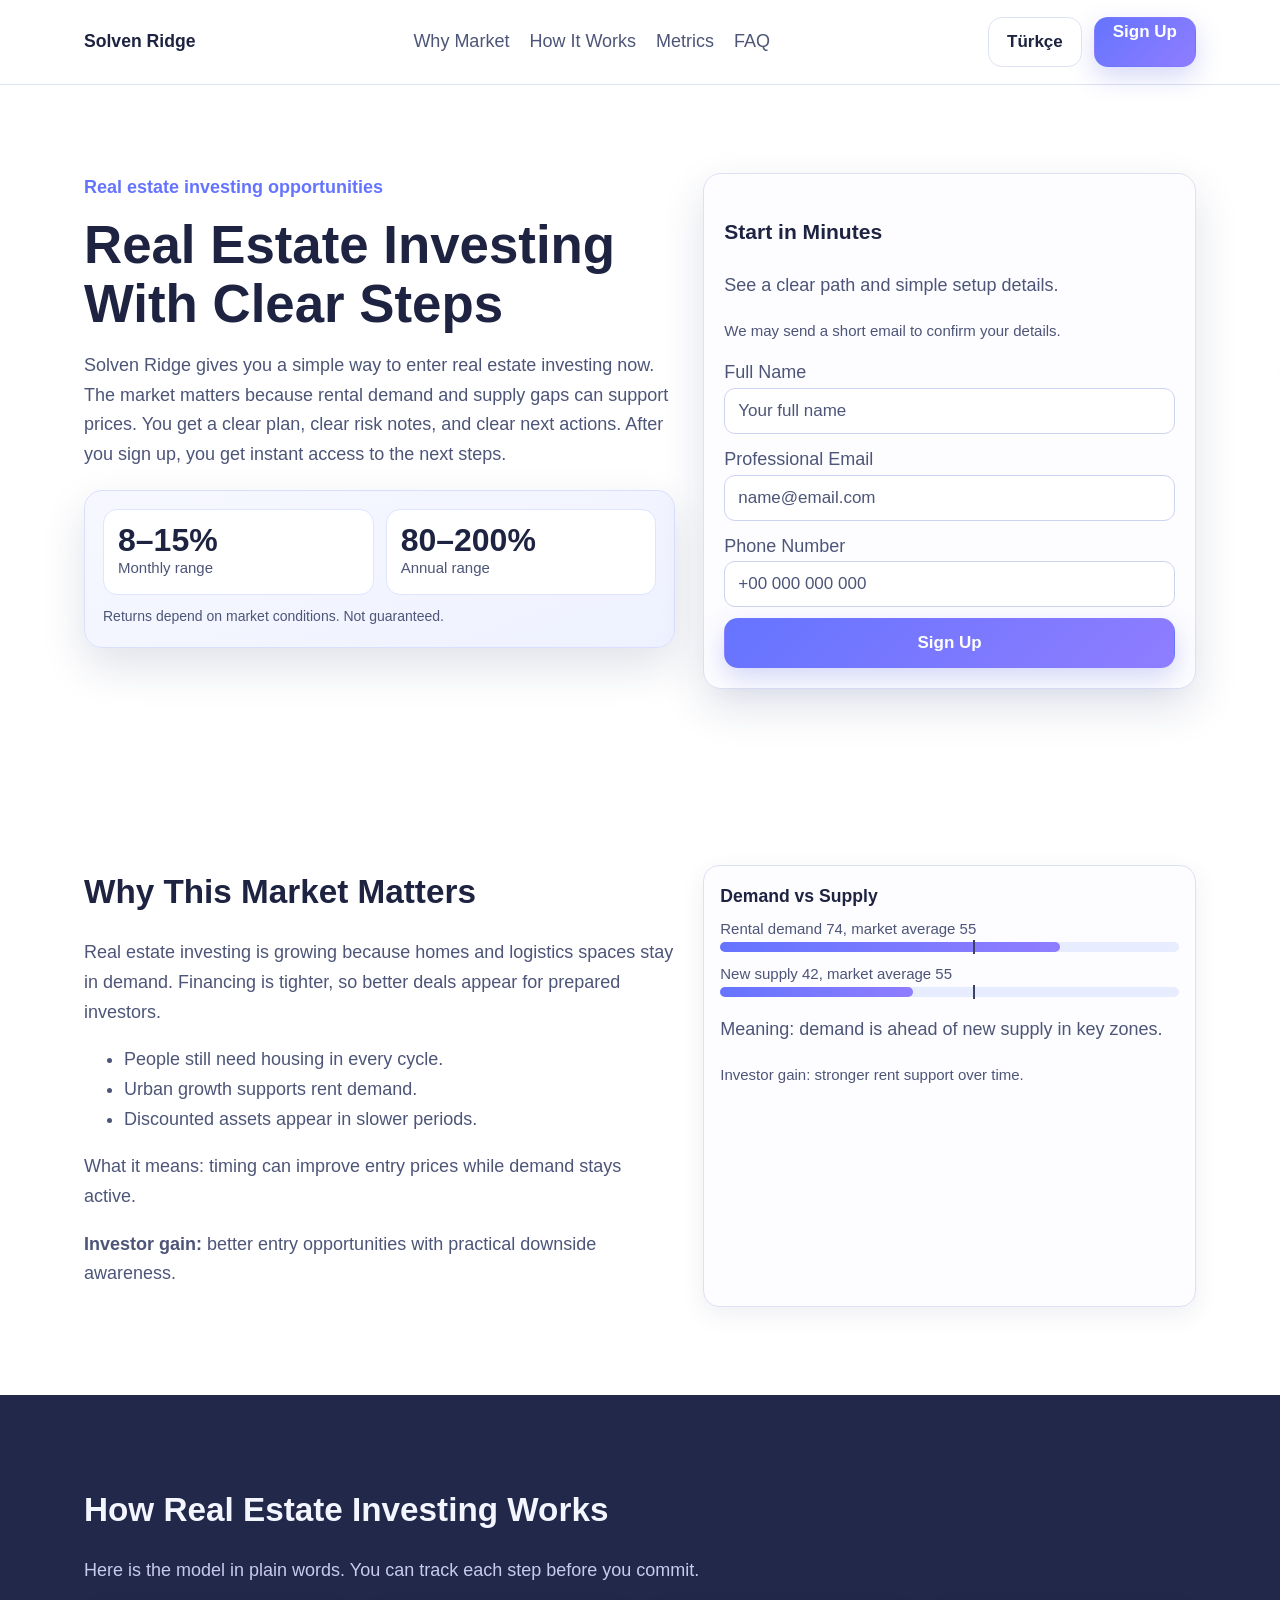
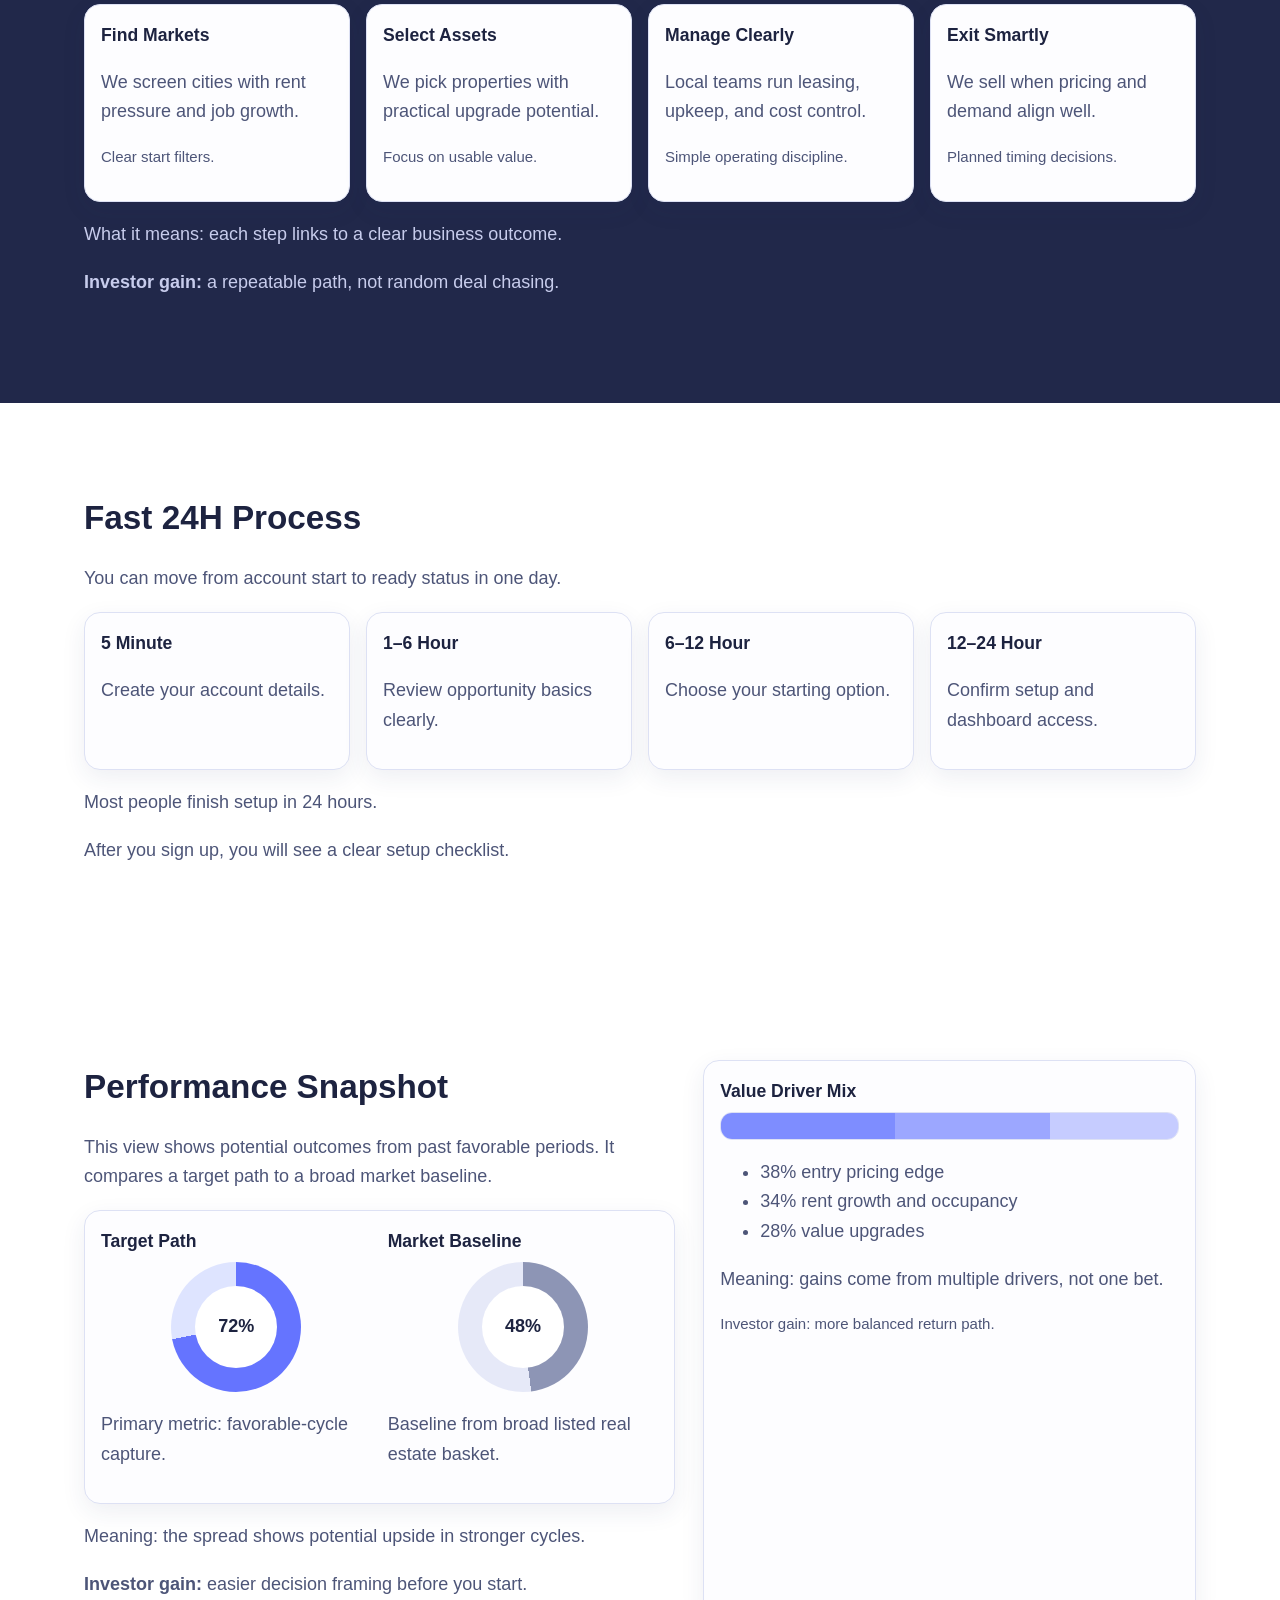
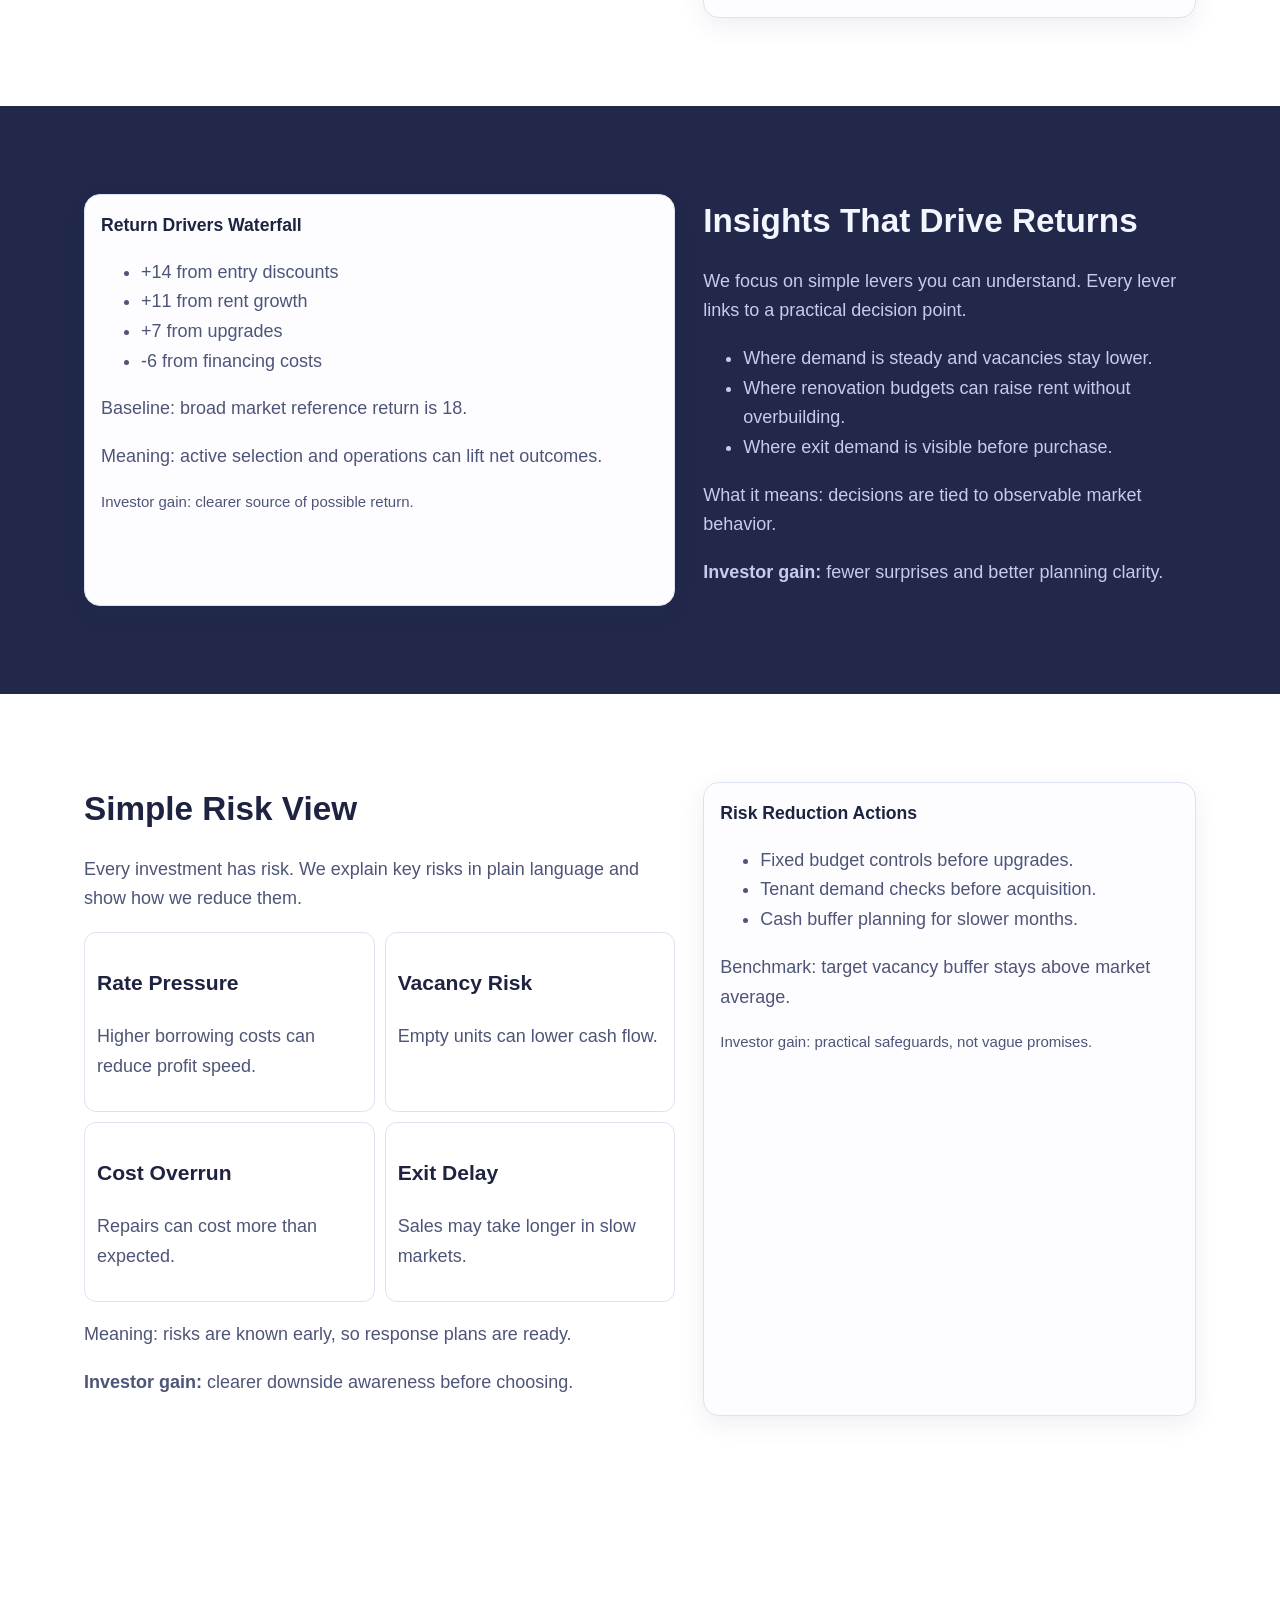
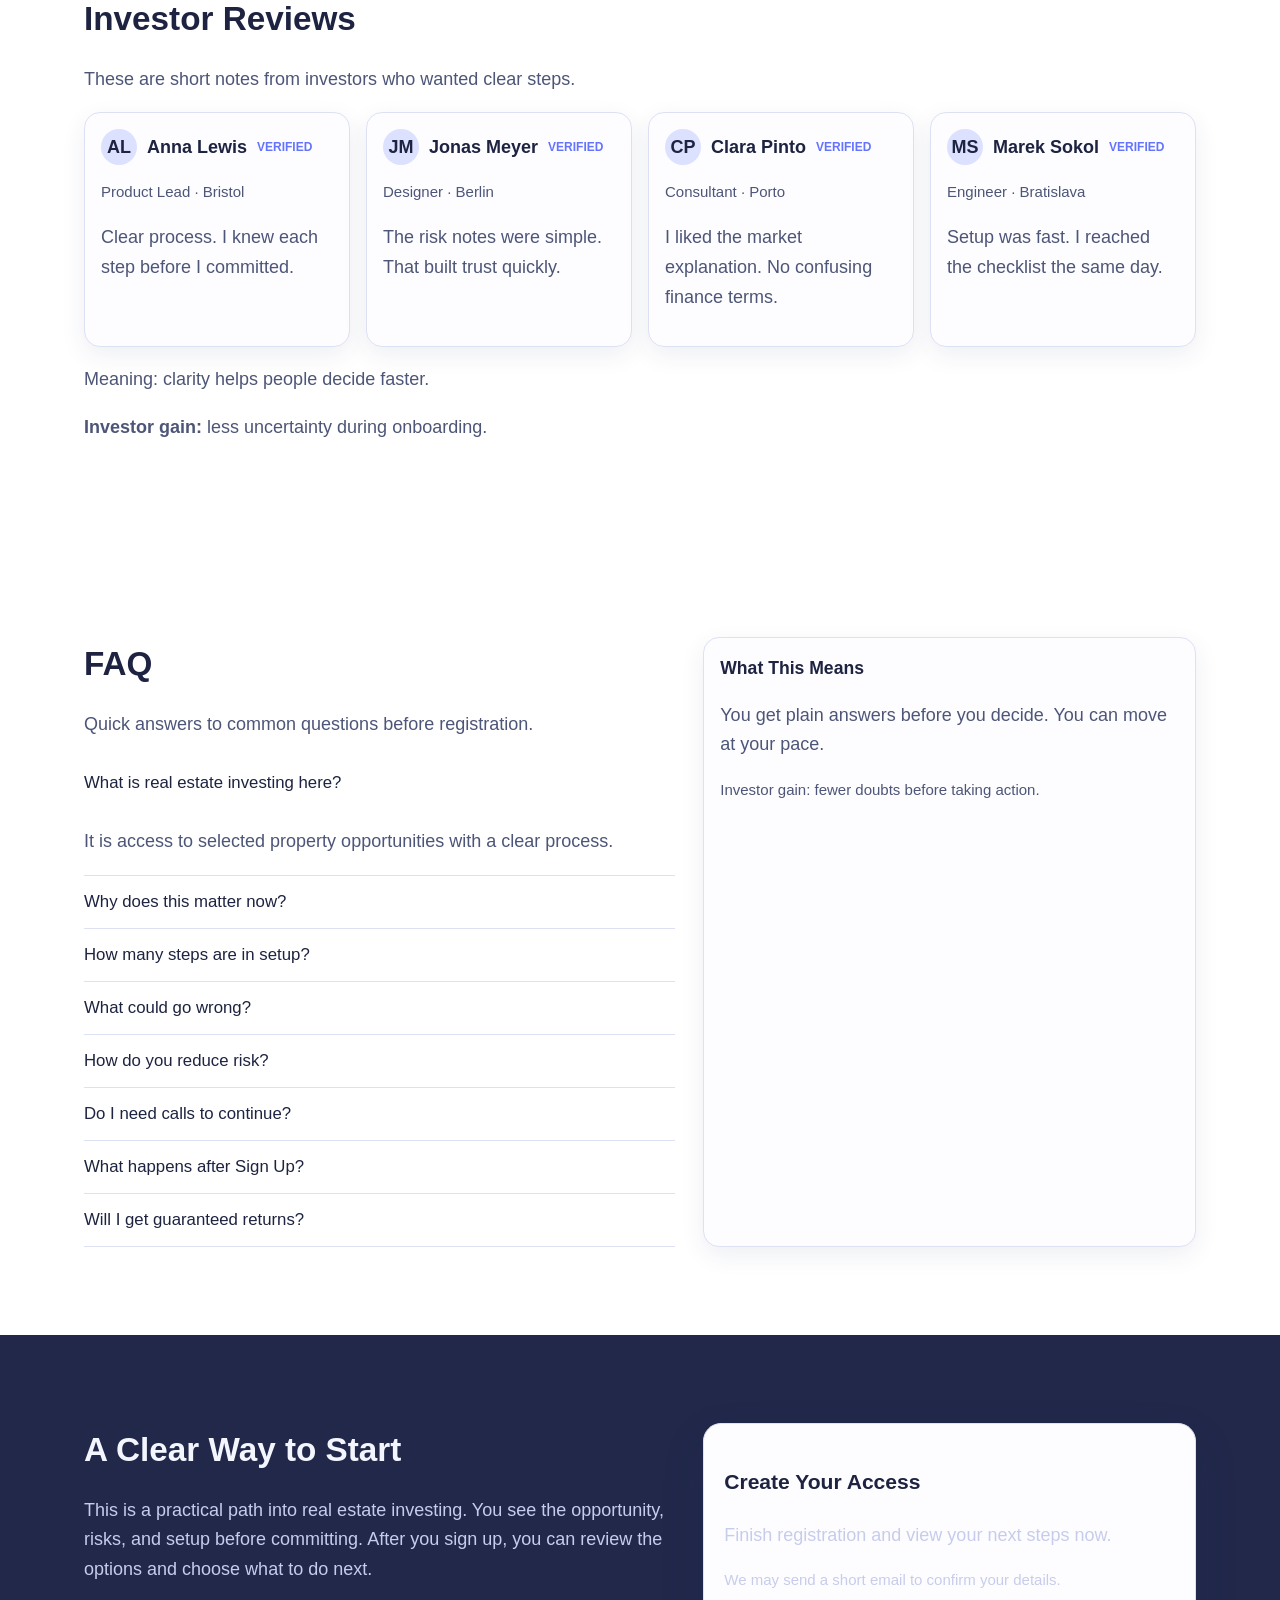
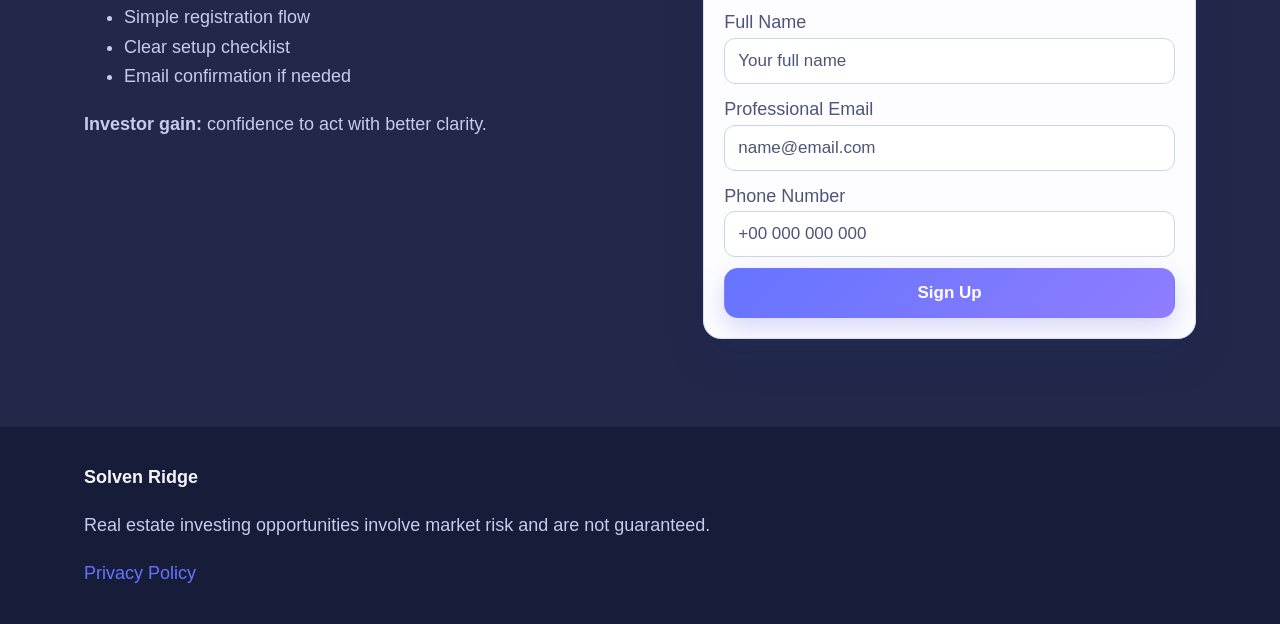
<file: tr/index.html>
<!doctype html><html lang="en"><head><meta charset="UTF-8"><meta name="viewport" content="width=device-width, initial-scale=1.0"><title>Solven Ridge | Real Estate Investing Opportunities (Türkçe)</title><meta name="description" content="Real estate investing made clear. See market timing, process, risks, and next steps to sign up."><link rel="canonical" href="https://solvenridge.com/tr/index.html"><link rel="alternate" hreflang="en" href="https://solvenridge.com/index.html"><link rel="alternate" hreflang="de" href="https://solvenridge.com/de/index.html"><link rel="alternate" hreflang="fr" href="https://solvenridge.com/fr/index.html"><link rel="alternate" hreflang="es" href="https://solvenridge.com/es/index.html"><link rel="alternate" hreflang="it" href="https://solvenridge.com/it/index.html"><link rel="alternate" hreflang="tr" href="https://solvenridge.com/tr/index.html"><link rel="alternate" hreflang="pt" href="https://solvenridge.com/pt/index.html"><link rel="alternate" hreflang="ja" href="https://solvenridge.com/jp/index.html"><link rel="alternate" hreflang="sk" href="https://solvenridge.com/sk/index.html"><link rel="alternate" hreflang="nl-BE" href="https://solvenridge.com/be/index.html"><link rel="alternate" hreflang="x-default" href="https://solvenridge.com/index.html"><meta property="og:title" content="Solven Ridge | Real Estate Investing Opportunities"><meta property="og:description" content="Simple and premium real estate investing story with clear next steps."><meta property="og:type" content="website"><meta property="og:url" content="https://solvenridge.com/tr/index.html"><meta name="twitter:card" content="summary_large_image"><meta name="twitter:title" content="Solven Ridge | Real Estate Investing Opportunities"><meta name="twitter:description" content="Understand the opportunity, risks, and setup in plain English."><link rel="stylesheet" href="../assets/style.css"></head><body><header class="site-header"><div class="container header-inner"><a class="brand" href="#top">Solven Ridge</a><nav class="main-nav" aria-label="Main"><a href="#market">Why Market</a><a href="#model">How It Works</a><a href="#metrics">Metrics</a><a href="#faq">FAQ</a></nav><div class="header-right"><div class="lang-wrap"><button class="lang-toggle" aria-label="Current language">Türkçe</button><div class="lang-menu"><a href="../index.html"><span class="flag"><svg viewBox="0 0 60 36"><rect width="60" height="36" fill="#012169"/></svg></span>English</a><a href="../de/index.html"><span class="flag"><svg viewBox="0 0 5 3"><rect width="5" height="1" fill="#000"/><rect y="1" width="5" height="1" fill="#d00"/><rect y="2" width="5" height="1" fill="#fc0"/></svg></span>Deutsch</a><a href="../fr/index.html"><span class="flag"><svg viewBox="0 0 3 2"><rect width="1" height="2" fill="#0055A4"/><rect x="1" width="1" height="2" fill="#fff"/><rect x="2" width="1" height="2" fill="#EF4135"/></svg></span>Français</a><a href="../es/index.html"><span class="flag"><svg viewBox="0 0 3 2"><rect width="3" height="2" fill="#AA151B"/><rect y=".5" width="3" height="1" fill="#F1BF00"/></svg></span>Español</a><a href="../it/index.html"><span class="flag"><svg viewBox="0 0 3 2"><rect width="1" height="2" fill="#009246"/><rect x="1" width="1" height="2" fill="#fff"/><rect x="2" width="1" height="2" fill="#CE2B37"/></svg></span>Italiano</a><a href="../tr/index.html"><span class="flag"><svg viewBox="0 0 18 12"><rect width="18" height="12" fill="#E30A17"/></svg></span>Türkçe</a><a href="../pt/index.html"><span class="flag"><svg viewBox="0 0 3 2"><rect width="1.2" height="2" fill="#046A38"/><rect x="1.2" width="1.8" height="2" fill="#DA291C"/></svg></span>Português</a><a href="../jp/index.html"><span class="flag"><svg viewBox="0 0 3 2"><rect width="3" height="2" fill="#fff"/><circle cx="1.5" cy="1" r=".55" fill="#BC002D"/></svg></span>日本語</a><a href="../sk/index.html"><span class="flag"><svg viewBox="0 0 3 2"><rect width="3" height="2" fill="#EE1C25"/><rect width="3" height="1.33" fill="#0B4EA2"/><rect width="3" height=".66" fill="#fff"/></svg></span>Slovak</a><a href="../be/index.html"><span class="flag"><svg viewBox="0 0 3 2"><rect width="1" height="2" fill="#000"/><rect x="1" width="1" height="2" fill="#FDDA24"/><rect x="2" width="1" height="2" fill="#EF3340"/></svg></span>Nederlands (BE)</a></div></div><a class="btn-primary" href="#signup-final">Sign Up</a><button class="icon-btn burger" aria-label="Open menu">☰</button></div></div></header><div class="drawer-backdrop"></div><aside class="drawer" aria-label="Mobile menu"><button class="icon-btn drawer-close" aria-label="Close menu">✕</button><a href="#market">Why Market</a><a href="#model">How It Works</a><a href="#metrics">Metrics</a><a href="#faq">FAQ</a><div class="lang-wrap"><button class="lang-toggle">Türkçe</button><div class="lang-menu"><a href="../index.html"><span class="flag"><svg viewBox="0 0 60 36"><rect width="60" height="36" fill="#012169"/></svg></span>English</a><a href="../de/index.html"><span class="flag"><svg viewBox="0 0 5 3"><rect width="5" height="1" fill="#000"/><rect y="1" width="5" height="1" fill="#d00"/><rect y="2" width="5" height="1" fill="#fc0"/></svg></span>Deutsch</a><a href="../fr/index.html"><span class="flag"><svg viewBox="0 0 3 2"><rect width="1" height="2" fill="#0055A4"/><rect x="1" width="1" height="2" fill="#fff"/><rect x="2" width="1" height="2" fill="#EF4135"/></svg></span>Français</a><a href="../es/index.html"><span class="flag"><svg viewBox="0 0 3 2"><rect width="3" height="2" fill="#AA151B"/><rect y=".5" width="3" height="1" fill="#F1BF00"/></svg></span>Español</a><a href="../it/index.html"><span class="flag"><svg viewBox="0 0 3 2"><rect width="1" height="2" fill="#009246"/><rect x="1" width="1" height="2" fill="#fff"/><rect x="2" width="1" height="2" fill="#CE2B37"/></svg></span>Italiano</a><a href="../tr/index.html"><span class="flag"><svg viewBox="0 0 18 12"><rect width="18" height="12" fill="#E30A17"/></svg></span>Türkçe</a><a href="../pt/index.html"><span class="flag"><svg viewBox="0 0 3 2"><rect width="1.2" height="2" fill="#046A38"/><rect x="1.2" width="1.8" height="2" fill="#DA291C"/></svg></span>Português</a><a href="../jp/index.html"><span class="flag"><svg viewBox="0 0 3 2"><rect width="3" height="2" fill="#fff"/><circle cx="1.5" cy="1" r=".55" fill="#BC002D"/></svg></span>日本語</a><a href="../sk/index.html"><span class="flag"><svg viewBox="0 0 3 2"><rect width="3" height="2" fill="#EE1C25"/><rect width="3" height="1.33" fill="#0B4EA2"/><rect width="3" height=".66" fill="#fff"/></svg></span>Slovak</a><a href="../be/index.html"><span class="flag"><svg viewBox="0 0 3 2"><rect width="1" height="2" fill="#000"/><rect x="1" width="1" height="2" fill="#FDDA24"/><rect x="2" width="1" height="2" fill="#EF3340"/></svg></span>Nederlands (BE)</a></div></div><a class="btn-primary" href="#signup-final">Sign Up</a></aside><main id="top"><section class="section light reveal">
  <div class="container hero-grid">
    <div>
      <div class="hero-kicker">Real estate investing opportunities</div>
      <h1>Real Estate Investing With Clear Steps</h1>
      <p>Solven Ridge gives you a simple way to enter real estate investing now. The market matters because rental demand and supply gaps can support prices. You get a clear plan, clear risk notes, and clear next actions. After you sign up, you get instant access to the next steps.</p>
      <div class="perf-panel">
        <div class="perf-grid">
          <div class="perf-box"><div class="perf-num">8–15%</div><div class="perf-label">Monthly range</div></div>
          <div class="perf-box"><div class="perf-num">80–200%</div><div class="perf-label">Annual range</div></div>
        </div>
        <div class="perf-note">Returns depend on market conditions. Not guaranteed.</div>
      </div>
    </div>
    <form class="form-card" aria-label="Hero sign up form">
      <h3>Start in Minutes</h3>
      <p class="form-sub">See a clear path and simple setup details.</p>
      <p class="muted">We may send a short email to confirm your details.</p>
      <div class="form-stack">
        <label>Full Name<input placeholder="Your full name" required></label>
        <label>Professional Email<input type="email" placeholder="name@email.com" required></label>
        <label>Phone Number<input type="tel" placeholder="+00 000 000 000" required></label>
        <button class="btn-primary" type="submit">Sign Up</button>
      </div>
    </form>
  </div>
</section>
<section id="market" class="section light reveal"><div class="container split-2"><div>
  <h2>Why This Market Matters</h2>
  <p>Real estate investing is growing because homes and logistics spaces stay in demand. Financing is tighter, so better deals appear for prepared investors.</p>
  <ul><li>People still need housing in every cycle.</li><li>Urban growth supports rent demand.</li><li>Discounted assets appear in slower periods.</li></ul>
  <p>What it means: timing can improve entry prices while demand stays active.</p>
  <p><strong>Investor gain:</strong> better entry opportunities with practical downside awareness.</p>
</div><div class="card">
  <h3>Demand vs Supply</h3>
  <div class="bar-compare">
    <div class="row"><div class="legend">Rental demand 74, market average 55</div><div class="track"><div class="fill" style="width:74%"></div><span class="benchmark"></span></div></div>
    <div class="row"><div class="legend">New supply 42, market average 55</div><div class="track"><div class="fill" style="width:42%"></div><span class="benchmark"></span></div></div>
  </div>
  <p>Meaning: demand is ahead of new supply in key zones.</p>
  <p class="muted">Investor gain: stronger rent support over time.</p>
</div></div></section>
<section id="model" class="section dark reveal"><div class="container">
  <h2>How Real Estate Investing Works</h2><p>Here is the model in plain words. You can track each step before you commit.</p>
  <div class="card-grid-4">
    <article class="card"><h3>Find Markets</h3><p>We screen cities with rent pressure and job growth.</p><p class="muted">Clear start filters.</p></article>
    <article class="card"><h3>Select Assets</h3><p>We pick properties with practical upgrade potential.</p><p class="muted">Focus on usable value.</p></article>
    <article class="card"><h3>Manage Clearly</h3><p>Local teams run leasing, upkeep, and cost control.</p><p class="muted">Simple operating discipline.</p></article>
    <article class="card"><h3>Exit Smartly</h3><p>We sell when pricing and demand align well.</p><p class="muted">Planned timing decisions.</p></article>
  </div>
  <p>What it means: each step links to a clear business outcome.</p><p><strong>Investor gain:</strong> a repeatable path, not random deal chasing.</p>
</div></section>
<section class="section light reveal"><div class="container">
  <h2>Fast 24H Process</h2>
  <p>You can move from account start to ready status in one day.</p>
  <div class="card-grid-4">
    <div class="card"><h3>5 Minute</h3><p>Create your account details.</p></div>
    <div class="card"><h3>1–6 Hour</h3><p>Review opportunity basics clearly.</p></div>
    <div class="card"><h3>6–12 Hour</h3><p>Choose your starting option.</p></div>
    <div class="card"><h3>12–24 Hour</h3><p>Confirm setup and dashboard access.</p></div>
  </div>
  <p>Most people finish setup in 24 hours.</p>
  <p>After you sign up, you will see a clear setup checklist.</p>
</div></section>
<section id="metrics" class="section light reveal"><div class="container split-2"><div>
  <h2>Performance Snapshot</h2>
  <p>This view shows potential outcomes from past favorable periods. It compares a target path to a broad market baseline.</p>
  <div class="card chart-grid">
    <div><h3>Target Path</h3><div class="ring"><span>72%</span></div><p>Primary metric: favorable-cycle capture.</p></div>
    <div><h3>Market Baseline</h3><div class="ring" style="background:conic-gradient(#8d95b5 0 48%, #e6e9f8 48% 100%)"><span>48%</span></div><p>Baseline from broad listed real estate basket.</p></div>
  </div>
  <p>Meaning: the spread shows potential upside in stronger cycles.</p>
  <p><strong>Investor gain:</strong> easier decision framing before you start.</p>
</div><div class="card">
  <h3>Value Driver Mix</h3>
  <div class="stack-bar"><span class="seg-a"></span><span class="seg-b"></span><span class="seg-c"></span></div>
  <ul><li>38% entry pricing edge</li><li>34% rent growth and occupancy</li><li>28% value upgrades</li></ul>
  <p>Meaning: gains come from multiple drivers, not one bet.</p>
  <p class="muted">Investor gain: more balanced return path.</p>
</div></div></section>
<section class="section dark reveal"><div class="container split-2"><div class="card">
  <h3>Return Drivers Waterfall</h3>
  <ul><li>+14 from entry discounts</li><li>+11 from rent growth</li><li>+7 from upgrades</li><li>-6 from financing costs</li></ul>
  <p>Baseline: broad market reference return is 18.</p>
  <p>Meaning: active selection and operations can lift net outcomes.</p>
  <p class="muted">Investor gain: clearer source of possible return.</p>
</div><div>
  <h2>Insights That Drive Returns</h2>
  <p>We focus on simple levers you can understand. Every lever links to a practical decision point.</p>
  <ul><li>Where demand is steady and vacancies stay lower.</li><li>Where renovation budgets can raise rent without overbuilding.</li><li>Where exit demand is visible before purchase.</li></ul>
  <p>What it means: decisions are tied to observable market behavior.</p>
  <p><strong>Investor gain:</strong> fewer surprises and better planning clarity.</p>
</div></div></section>
<section class="section light reveal"><div class="container split-2"><div>
  <h2>Simple Risk View</h2>
  <p>Every investment has risk. We explain key risks in plain language and show how we reduce them.</p>
  <div class="risk-matrix">
    <div class="risk-cell"><h3>Rate Pressure</h3><p>Higher borrowing costs can reduce profit speed.</p></div>
    <div class="risk-cell"><h3>Vacancy Risk</h3><p>Empty units can lower cash flow.</p></div>
    <div class="risk-cell"><h3>Cost Overrun</h3><p>Repairs can cost more than expected.</p></div>
    <div class="risk-cell"><h3>Exit Delay</h3><p>Sales may take longer in slow markets.</p></div>
  </div>
  <p>Meaning: risks are known early, so response plans are ready.</p>
  <p><strong>Investor gain:</strong> clearer downside awareness before choosing.</p>
</div><div class="card">
  <h3>Risk Reduction Actions</h3>
  <ul><li>Fixed budget controls before upgrades.</li><li>Tenant demand checks before acquisition.</li><li>Cash buffer planning for slower months.</li></ul>
  <p>Benchmark: target vacancy buffer stays above market average.</p>
  <p class="muted">Investor gain: practical safeguards, not vague promises.</p>
</div></div></section>
<section class="section light reveal"><div class="container">
  <h2>Investor Reviews</h2>
  <p>These are short notes from investors who wanted clear steps.</p>
  <div class="card-grid-4">
    <article class="card"><div class="reviewer"><span class="avatar">AL</span><strong>Anna Lewis</strong><span class="verified">VERIFIED</span></div><p class="muted">Product Lead · Bristol</p><p>Clear process. I knew each step before I committed.</p></article>
    <article class="card"><div class="reviewer"><span class="avatar">JM</span><strong>Jonas Meyer</strong><span class="verified">VERIFIED</span></div><p class="muted">Designer · Berlin</p><p>The risk notes were simple. That built trust quickly.</p></article>
    <article class="card"><div class="reviewer"><span class="avatar">CP</span><strong>Clara Pinto</strong><span class="verified">VERIFIED</span></div><p class="muted">Consultant · Porto</p><p>I liked the market explanation. No confusing finance terms.</p></article>
    <article class="card"><div class="reviewer"><span class="avatar">MS</span><strong>Marek Sokol</strong><span class="verified">VERIFIED</span></div><p class="muted">Engineer · Bratislava</p><p>Setup was fast. I reached the checklist the same day.</p></article>
  </div>
  <p>Meaning: clarity helps people decide faster.</p><p><strong>Investor gain:</strong> less uncertainty during onboarding.</p>
</div></section>
<section id="faq" class="section light reveal"><div class="container split-2"><div>
  <h2>FAQ</h2><p>Quick answers to common questions before registration.</p>
  <div class="faq-list">
    <div class="faq-item open"><button class="faq-q">What is real estate investing here?</button><div class="faq-a"><p>It is access to selected property opportunities with a clear process.</p></div></div>
    <div class="faq-item"><button class="faq-q">Why does this matter now?</button><div class="faq-a"><p>Supply gaps and rent demand can create better entry windows today.</p></div></div>
    <div class="faq-item"><button class="faq-q">How many steps are in setup?</button><div class="faq-a"><p>Four simple steps, usually completed within 24 hours.</p></div></div>
    <div class="faq-item"><button class="faq-q">What could go wrong?</button><div class="faq-a"><p>Rates, vacancies, and repair costs can hurt returns in weaker periods.</p></div></div>
    <div class="faq-item"><button class="faq-q">How do you reduce risk?</button><div class="faq-a"><p>We use market checks, budget controls, and reserve planning.</p></div></div>
    <div class="faq-item"><button class="faq-q">Do I need calls to continue?</button><div class="faq-a"><p>No. The next step is registration and on-screen checklist guidance.</p></div></div>
    <div class="faq-item"><button class="faq-q">What happens after Sign Up?</button><div class="faq-a"><p>After you sign up, you can review the options and choose what to do next.</p></div></div>
    <div class="faq-item"><button class="faq-q">Will I get guaranteed returns?</button><div class="faq-a"><p>No. Returns depend on market conditions and are never guaranteed.</p></div></div>
  </div>
</div><div class="card">
  <h3>What This Means</h3>
  <p>You get plain answers before you decide. You can move at your pace.</p>
  <p class="muted">Investor gain: fewer doubts before taking action.</p>
</div></div></section>
<section id="signup-final" class="section dark reveal"><div class="container hero-grid"><div>
  <h2>A Clear Way to Start</h2>
  <p>This is a practical path into real estate investing. You see the opportunity, risks, and setup before committing. After you sign up, you can review the options and choose what to do next.</p>
  <ul><li>Simple registration flow</li><li>Clear setup checklist</li><li>Email confirmation if needed</li></ul>
  <p><strong>Investor gain:</strong> confidence to act with better clarity.</p>
</div>
<form class="form-card" aria-label="Final sign up form">
  <h3>Create Your Access</h3>
  <p class="form-sub">Finish registration and view your next steps now.</p>
  <p class="muted">We may send a short email to confirm your details.</p>
  <div class="form-stack">
    <label>Full Name<input placeholder="Your full name" required></label>
    <label>Professional Email<input type="email" placeholder="name@email.com" required></label>
    <label>Phone Number<input type="tel" placeholder="+00 000 000 000" required></label>
    <button class="btn-primary" type="submit">Sign Up</button>
  </div>
</form>
</div></section>
</main><footer class="footer"><div class="container"><strong>Solven Ridge</strong><p>Real estate investing opportunities involve market risk and are not guaranteed.</p><a href="#" data-open-privacy>Privacy Policy</a></div><div class="sr-links"><a href="../index.html">English</a><a href="../de/index.html">Deutsch</a><a href="../fr/index.html">Français</a><a href="../es/index.html">Español</a><a href="../it/index.html">Italiano</a><a href="../tr/index.html">Türkçe</a><a href="../pt/index.html">Português</a><a href="../jp/index.html">日本語</a><a href="../sk/index.html">Slovak</a><a href="../be/index.html">Nederlands (BE)</a></div></footer><div class="modal" aria-hidden="true"><div class="modal-card"><div class="modal-head"><h2>Privacy Policy</h2><button class="icon-btn" data-close-modal aria-label="Close privacy modal">✕</button></div><p><strong>Introduction:</strong> We explain what data we collect and why.</p><p><strong>Data collection:</strong> We collect name, email, phone, and usage actions.</p><p><strong>Legal basis:</strong> We process data for consent, service delivery, and legal duties.</p><p><strong>Cookies:</strong> Cookies help basic site functions and performance insights.</p><p><strong>Retention:</strong> We keep records only as long as needed for service and law.</p><p><strong>Third-party sharing:</strong> We share data with vetted providers for hosting and email.</p><p><strong>Security:</strong> We use access controls and encryption in transit.</p><p><strong>User rights:</strong> You can request access, correction, deletion, and limits on use.</p><p><strong>International transfers:</strong> Some providers process data across borders with safeguards.</p><p><strong>Industry risk disclosure:</strong> Investing can lose value in weak market periods.</p><p><strong>Contact:</strong> privacy@solvenridge.com handles policy questions.</p><div class="modal-foot"><button class="icon-btn" data-close-modal>Close</button></div></div></div><script type="application/ld+json">{"@context":"https://schema.org","@graph":[{"@type":"Organization","name":"Solven Ridge","url":"https://solvenridge.com"},{"@type":"WebSite","name":"Solven Ridge","url":"https://solvenridge.com"},{"@type":"FAQPage","mainEntity":[{"@type":"Question","name":"What happens after Sign Up?","acceptedAnswer":{"@type":"Answer","text":"After you sign up, you can review the options and choose what to do next."}}]},{"@type":"Review","author":{"@type":"Person","name":"Anna Lewis"},"reviewBody":"Clear process and fast setup.","reviewRating":{"@type":"Rating","ratingValue":"5","bestRating":"5"}}]}</script><script src="../assets/app.js" defer></script></body></html>
</file>
<file: assets/style.css>
/*
PALETTE FAMILY: Pearl + Indigo
CTA COLOR FAMILY: Violet
PAGE BALANCE: light-dominant
HERO TEMPERATURE: cool
*/
:root {
  --text-strong: #1d2340;
  --text-muted: #4d5578;
  --text-on-dark: #f4f6ff;
  --text-muted-on-dark: #c7ccec;
  --surface-0: #f8f9ff;
  --surface-1: #ffffff;
  --surface-2: #21284a;
  --surface-card: #fdfdff;
  --border-subtle: #dde1f4;
  --input-bg: #ffffff;
  --input-border: #cdd4ef;
  --focus-ring: #a4b2ff;
  --shadow-soft: 0 18px 44px rgba(38, 50, 102, 0.14);
  --accent-a: #6574ff;
  --accent-b: #8f7dff;
  --btn-height: 50px;
}

* { box-sizing: border-box; }
html, body { margin: 0; padding: 0; overflow-x: hidden; }
body {
  font-family: Inter, "Segoe UI", Arial, sans-serif;
  background: var(--surface-0);
  color: var(--text-strong);
  font-size: 18px;
  line-height: 1.65;
}
p, li, label, small, .faq-answer, footer { font-size: 18px; line-height: 1.65; }
a { color: var(--accent-a); text-decoration: none; }

.container {
  max-width: 1160px;
  margin: 0 auto;
  padding-inline: 24px;
}

.site-header {
  position: sticky;
  top: 0;
  z-index: 20;
  background: #ffffffee;
  border-bottom: 1px solid var(--border-subtle);
  backdrop-filter: blur(10px);
}
.header-inner {
  display: flex;
  justify-content: space-between;
  align-items: center;
  gap: 18px;
  min-height: 84px;
}
.brand { font-weight: 700; font-size: 1.1rem; color: var(--text-strong); }
.main-nav { display: flex; gap: 20px; align-items: center; }
.main-nav a { color: var(--text-muted); font-weight: 500; }
.header-right { display: flex; align-items: center; gap: 12px; }

.lang-wrap { position: relative; }
.lang-toggle,
.btn-primary,
.drawer .btn-primary {
  height: var(--btn-height);
  padding: 0 18px;
  border-radius: 14px;
  border: 1px solid var(--border-subtle);
  font-size: 17px;
  font-weight: 600;
}
.lang-toggle { background: var(--surface-1); color: var(--text-strong); cursor: pointer; }
.lang-menu {
  position: absolute;
  right: 0;
  top: calc(100% + 8px);
  width: 230px;
  background: var(--surface-1);
  border: 1px solid var(--border-subtle);
  border-radius: 14px;
  box-shadow: var(--shadow-soft);
  padding: 8px;
  display: none;
}
.lang-wrap.open .lang-menu { display: block; }
.lang-menu a {
  display: flex;
  align-items: center;
  gap: 10px;
  padding: 8px 10px;
  border-radius: 10px;
  color: var(--text-strong);
}
.lang-menu a:hover { background: #f0f3ff; }
.flag { width: 18px; height: 12px; display: inline-block; border-radius: 2px; overflow: hidden; }

.btn-primary {
  background: linear-gradient(135deg, var(--accent-a), var(--accent-b));
  color: #ffffff;
  border-color: transparent;
  cursor: pointer;
  box-shadow: 0 10px 26px rgba(92, 102, 224, 0.25);
}
.btn-primary:hover { transform: translateY(-1px); }
.btn-primary:focus-visible, .lang-toggle:focus-visible, .icon-btn:focus-visible {
  outline: none;
  box-shadow: 0 0 0 4px var(--focus-ring);
}

.burger { display: none; }
.icon-btn {
  height: var(--btn-height);
  width: var(--btn-height);
  border-radius: 12px;
  border: 1px solid var(--border-subtle);
  background: var(--surface-1);
  color: var(--text-strong);
}
.drawer-backdrop {
  position: fixed; inset: 0;
  background: rgba(20, 26, 53, 0.5);
  display: none;
}
.drawer {
  position: fixed;
  right: 0;
  top: 0;
  height: 100%;
  width: min(88%, 360px);
  background: var(--surface-1);
  border-left: 1px solid var(--border-subtle);
  transform: translateX(100%);
  transition: transform .25s ease;
  padding: 24px;
  display: flex;
  flex-direction: column;
  gap: 16px;
}
body.menu-open { overflow: hidden; }
body.menu-open .drawer-backdrop { display: block; }
body.menu-open .drawer { transform: translateX(0); }

.section { padding: 88px 0; overflow: hidden; }
.section.light { background: var(--surface-1); color: var(--text-strong); }
.section.light p, .section.light li { color: var(--text-muted); }
.section.dark { background: var(--surface-2); color: var(--text-on-dark); }
.section.dark p, .section.dark li { color: var(--text-muted-on-dark); }

.hero-grid, .split-2 { display: grid; gap: 28px; grid-template-columns: 1.2fr 1fr; }
.hero-kicker { color: var(--accent-a); font-weight: 700; }
h1 { font-size: clamp(2rem, 4.4vw, 3.3rem); line-height: 1.12; margin: 12px 0 14px; }
h2 { font-size: clamp(1.5rem, 2.6vw, 2.2rem); margin: 0 0 10px; }

.perf-panel {
  margin-top: 20px;
  background: linear-gradient(160deg, #f7f8ff, #eef1ff);
  border: 1px solid #d9dffd;
  border-radius: 18px;
  box-shadow: var(--shadow-soft);
  padding: 18px;
}
.perf-grid { display: grid; grid-template-columns: 1fr 1fr; gap: 12px; }
.perf-box { background: #ffffff; border: 1px solid #dfe4ff; border-radius: 14px; padding: 14px; }
.perf-num { font-size: 2rem; line-height: 1; font-weight: 800; color: var(--text-strong); }
.perf-label { color: var(--text-muted); font-size: 15px; }
.perf-note { margin-top: 10px; font-size: 14px; color: var(--text-muted); }

.form-card {
  background: var(--surface-card);
  color: var(--text-strong);
  border: 1px solid var(--border-subtle);
}
.form-card h3, .form-card .form-title { color: var(--text-strong); }
.form-card p, .form-card .form-sub { color: var(--text-muted); }
.form-card label { color: var(--text-muted); }
.form-card input {
  background: var(--input-bg);
  color: var(--text-strong);
  border: 1px solid var(--input-border);
}
.form-card input::placeholder { color: var(--text-muted); }
.form-card input:focus {
  outline: none;
  box-shadow: 0 0 0 4px var(--focus-ring);
  border-color: transparent;
}

.form-card { border-radius: 18px; padding: 20px; box-shadow: var(--shadow-soft); }
.form-stack { display: grid; gap: 11px; }
input { width: 100%; border-radius: 11px; padding: 12px 13px; font-size: 17px; }

.card-grid-4 { display: grid; grid-template-columns: repeat(4, 1fr); gap: 16px; }
.card-grid-2 { display: grid; grid-template-columns: repeat(2, 1fr); gap: 16px; }
.card-grid-3 { display: grid; grid-template-columns: repeat(3, 1fr); gap: 16px; }
.chart-grid { display: grid; grid-template-columns: repeat(2, 1fr); gap: 16px; }

/* CARD CONTRAST LOCK */
.card{
  background: var(--surface-card);
  color: var(--text-strong);
  border: 1px solid var(--border-subtle);
}
.card p, .card li, .card .muted{
  color: var(--text-muted);
}
.section.dark .card{
  background: var(--surface-card);
  color: var(--text-strong);
}
.section.dark .card p, .section.dark .card li, .section.dark .card .muted{
  color: var(--text-muted);
}

/* Absolute bans */
.card, .card * { opacity: 1 !important; }
.card p, .card li { opacity: 1 !important; }

.card { border-radius: 16px; padding: 16px; min-width: 0; max-width: 100%; box-shadow: 0 8px 24px rgba(40, 51, 98, 0.08); }
.card h3 { margin: 0 0 6px; font-size: 1.1rem; }
.muted { font-size: 15px; }

.bar-compare .row { margin-bottom: 10px; }
.track { height: 10px; border-radius: 999px; background: #e8ecff; position: relative; }
.fill { height: 100%; border-radius: inherit; background: linear-gradient(90deg, var(--accent-a), var(--accent-b)); }
.benchmark { position: absolute; left: 55%; top: -2px; width: 2px; height: 14px; background: #3c4265; }
.legend { font-size: 15px; color: var(--text-muted); }

.stack-bar { display: flex; border-radius: 12px; overflow: hidden; height: 28px; border: 1px solid var(--border-subtle); }
.seg-a { width: 38%; background: #7e8dff; }
.seg-b { width: 34%; background: #9ca7ff; }
.seg-c { width: 28%; background: #c6ccff; }

.ring {
  width: 130px; height: 130px; border-radius: 50%;
  background: conic-gradient(var(--accent-a) 0 72%, #dee4ff 72% 100%);
  display: grid; place-items: center; margin-inline: auto;
}
.ring span { width: 82px; height: 82px; border-radius: 50%; background: #fff; display: grid; place-items: center; font-weight: 700; color: var(--text-strong); }

.risk-matrix { display: grid; grid-template-columns: repeat(2, 1fr); gap: 10px; }
.risk-cell { padding: 12px; border-radius: 12px; border: 1px solid var(--border-subtle); background: #fff; }

.reviewer { display: flex; align-items: center; gap: 10px; }
.avatar { width: 36px; height: 36px; border-radius: 50%; background: #dbe1ff; color: var(--text-strong); display: grid; place-items: center; font-weight: 700; }
.verified { font-size: 12px; font-weight: 700; color: var(--accent-a); }

.faq-item { border-bottom: 1px solid var(--border-subtle); }
.faq-q { width: 100%; text-align: left; padding: 16px 0; background: none; border: 0; color: inherit; font-size: 1.05rem; }
.faq-a { max-height: 0; overflow: hidden; transition: max-height .25s ease; }
.faq-item.open .faq-a { max-height: 140px; }

.footer { padding: 36px 0; background: #171d39; color: var(--text-on-dark); }
.footer p { color: var(--text-muted-on-dark); }
.modal {
  position: fixed; inset: 0; background: rgba(23, 29, 57, 0.6); display: none;
  align-items: center; justify-content: center; padding: 20px;
}
.modal.open { display: flex; }
.modal-card {
  width: min(900px, 100%); max-height: 86vh; overflow: auto;
  background: var(--surface-1); color: var(--text-strong); border-radius: 16px; border: 1px solid var(--border-subtle); padding: 20px;
}
.modal-head { display: flex; justify-content: space-between; align-items: center; }
.modal-foot { display: flex; justify-content: flex-start; margin-top: 16px; }

.reveal { opacity: 0; transform: translateY(14px); transition: opacity .45s ease, transform .45s ease; }
.reveal.in { opacity: 1; transform: none; }

@media (max-width: 900px) {
  .main-nav, .header-right .lang-wrap, .header-right > .btn-primary { display: none; }
  .burger { display: inline-grid; place-items: center; }
  .hero-grid, .split-2, .chart-grid, .card-grid-3, .card-grid-2, .card-grid-4 { grid-template-columns: 1fr; }
}
@media (max-width: 1100px) {
  .card-grid-4 { grid-template-columns: repeat(2, 1fr); }
}

.sr-links { display:none; }
.card-grid-4 > *, .card-grid-3 > *, .card-grid-2 > *, .chart-grid > *, .split-2 > * { min-width: 0; max-width: 100%; }
</file>
